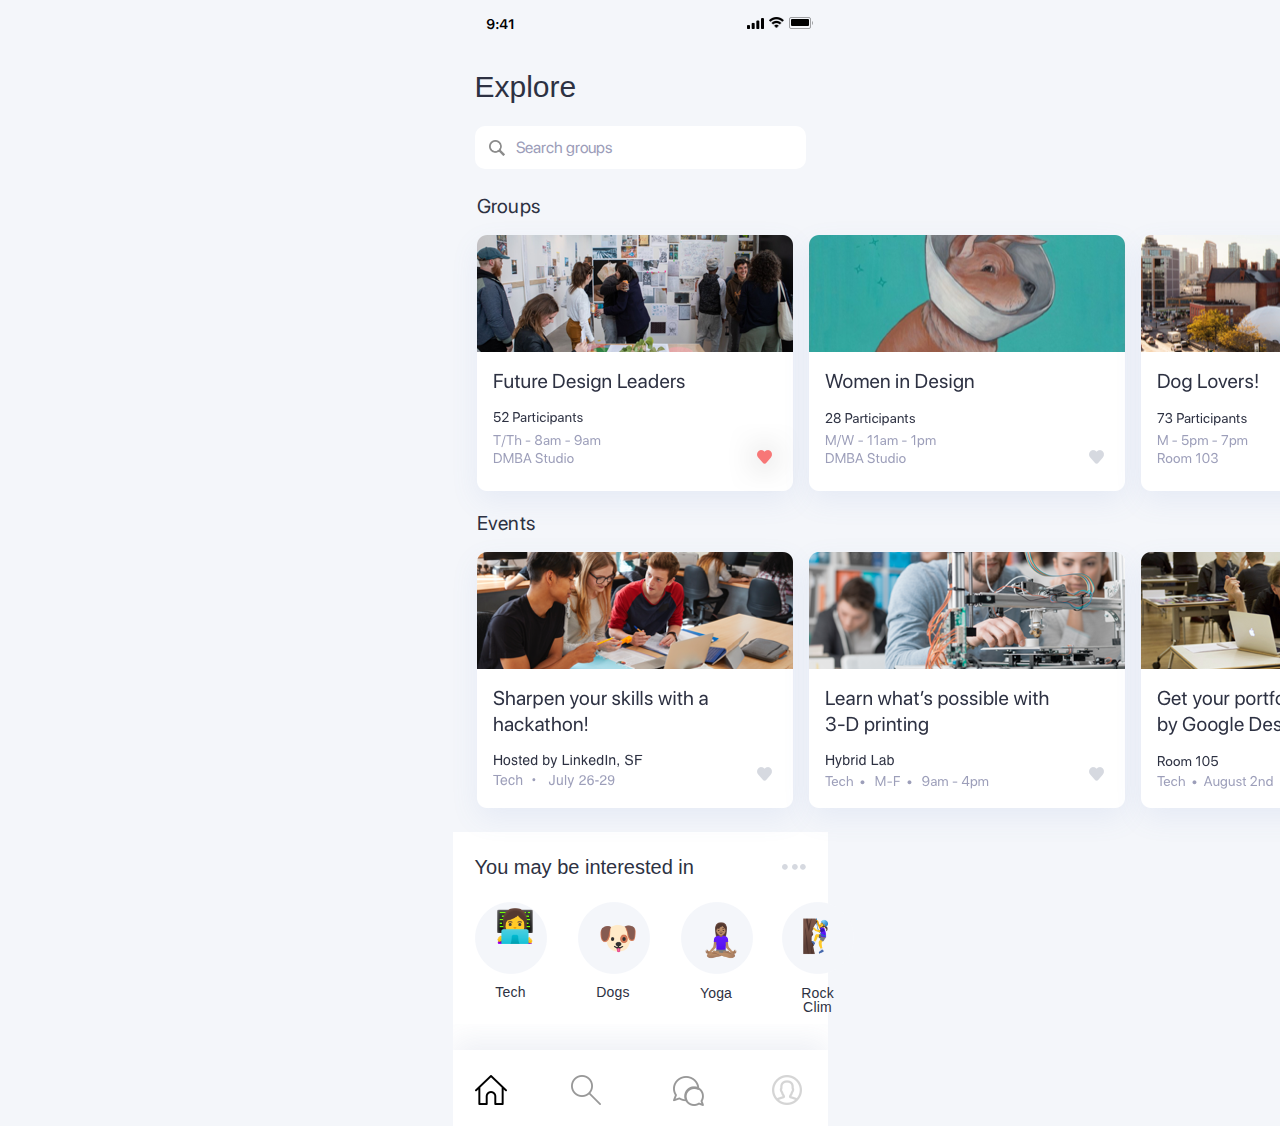
<file: explore.html>
<!DOCTYPE html>
<html>
    <head>
        <link rel="icon" type="image/x-icon" href="favicon.png" size="96x96">
        <meta charset="utf-8"/>
        <meta content="width=device-width, initial-scale=1.0, maximum-scale=1.0" name="viewport"/>
        <link href="./css/explore.css" rel="stylesheet" type="text/css"/>
        <meta content="Launchpad by Anima" name="author">
        </meta>
        <title>Nue</title>
    </head>
    <body style="margin: 0;
 background: rgba(244, 246, 250, 1.0);">
        <input id="anPageName" name="page" type="hidden" value="explore"/>
        <div class="explore">
            <div style="width: 375px; height: 100%; position:relative; margin:auto;">
                <div class="topic">
                    <div class="rectangle2copy9">
                    </div>
                    <div class="group11">
                        <div class="group6">
                            <img anima-src="./img/explore-oval@2x.png" class="oval" src="[data-uri]"/>
                            <div class="ud83dudc69u200dud83dudcbb">
                                👩‍💻
                            </div>
                        </div>
                        <div class="group10">
                            <img anima-src="./img/explore-oval@2x.png" class="ovalcopy3" src="[data-uri]"/>
                            <div class="ud83euddd7u200du2640ufe0f">
                                🧗‍♀️
                            </div>
                        </div>
                        <div class="group7">
                            <img anima-src="./img/explore-oval@2x.png" class="ovalcopy" src="[data-uri]"/>
                            <div class="ud83dudc36">
                                🐶
                            </div>
                        </div>
                        <div class="group9">
                            <img anima-src="./img/explore-oval@2x.png" class="ovalcopy2" src="[data-uri]"/>
                            <div class="ud83euddd8ud83cudffdu200du2640ufe0f">
                                🧘🏽‍♀️
                            </div>
                        </div>
                        <div class="tech">
                            Tech
                        </div>
                        <div class="rockclimb">
                            Rock Clim
                        </div>
                        <div class="dogs">
                            Dogs
                        </div>
                        <div class="yoga">
                            Yoga<br />
                        </div>
                    </div>
                    <div class="titlecopy2">
                        You may be interested in
                    </div>
                    <div class="moreicon">
                        <div class="moreicon1">
                            <div class="rectangle">
                            </div>
                            <img anima-src="./img/explore-oval-1@2x.png" class="oval" src="[data-uri]"/>
                            <img anima-src="./img/explore-oval-1@2x.png" class="ovalcopy" src="[data-uri]"/>
                            <img anima-src="./img/explore-oval-1@2x.png" class="ovalcopy2" src="[data-uri]"/>
                        </div>
                    </div>
                </div>
                <div class="search">
                    <div class="rectangle">
                    </div>
                    <img anima-src="./img/explore-ion-ios-search-strong---ionicons@2x.png" class="ioniossearchstrongionicons" src="[data-uri]"/>
                    <div class="searchgroups">
                        Search groups
                    </div>
                </div>
                <img anima-src="./img/explore-featured.png" class="featured" src="[data-uri]"/>
                <div class="iphonexstatusbarsstatusbarblack">
                    <div class="iphonexstatusbarsstatusbarblack1">
                        <div class="rectangle">
                        </div>
                        <div class="battery">
                            <div class="border">
                            </div>
                            <img anima-src="./img/explore-cap@2x.png" class="cap" src="[data-uri]"/>
                            <div class="capacity">
                            </div>
                        </div>
                        <img anima-src="./img/explore-wifi@2x.png" class="wifi" src="[data-uri]"/>
                        <img anima-src="./img/explore-cellular-connection@2x.png" class="cellularconnection" src="[data-uri]"/>
                        <div class="timestyle">
                            <div class="background">
                            </div>
                            <div class="u21b3time">
                                <span class="span1">9:4</span><span class="span2">1</span>
                            </div>
                        </div>
                    </div>
                </div>
                <div class="title">
                    Explore
                </div>
                <div class="menu">
                    <div class="background">
                    </div>
                    <img anima-src="./img/explore-path-3@2x.png" class="path3" src="[data-uri]"/>
                    <img anima-src="./img/explore-rectangle.png" class="rectangle" src="[data-uri]"/>
                    <div class="group8">
                        <div class="group3">
                            <img anima-src="./img/explore-group-3@2x.png" class="group31" src="[data-uri]"/>
                        </div>
                        <img anima-src="./img/explore-fill-4@2x.png" class="fill4" src="[data-uri]"/>
                        <img anima-src="./img/explore-fill-6@2x.png" class="fill6" src="[data-uri]"/>
                    </div>
                    <div class="iconchatinactive">
                        <div class="background1">
                        </div>
                        <div class="group7">
                            <div class="group3">
                                <img anima-src="./img/explore-group-3-1@2x.png" class="group31" src="[data-uri]"/>
                            </div>
                            <div class="group61">
                                <img anima-src="./img/explore-group-6@2x.png" class="group62" src="[data-uri]"/>
                            </div>
                        </div>
                    </div>
                    <div class="group6">
                        <img anima-src="./img/explore-fill-1@2x.png" class="fill1" src="[data-uri]"/>
                        <div class="group5">
                            <img anima-src="./img/explore-group-5@2x.png" class="group51" src="[data-uri]"/>
                        </div>
                    </div>
                    <div class="iconprofileinactive">
                        <div class="group3">
                            <img anima-src="./img/explore-group-3-2@2x.png" class="group31" src="[data-uri]"/>
                        </div>
                    </div>
                    <div class="iconhomeactive">
                        <div class="group3">
                            <img anima-src="./img/explore-group-3-3@2x.png" class="group31" src="[data-uri]"/>
                        </div>
                    </div>
                </div>
                <div class="events">
                    Events
                </div>
                <div class="groups">
                    Groups
                </div>
                <img anima-src="./img/explore-featured-copy.png" class="featuredcopy" src="[data-uri]"/>
            </div>
        </div>
        <!-- Scripts -->
        <script>

            anima_isHidden = function(e) {
                if (!(e instanceof HTMLElement)) return !1;
                if (getComputedStyle(e).display == "none") return !0; else if (e.parentNode && anima_isHidden(e.parentNode)) return !0;
                return !1;
            };
            anima_loadAsyncSrcForTag = function(tag) {
                var elements = document.getElementsByTagName(tag);
                var toLoad = [];
                for (var i = 0; i < elements.length; i++) {
                    var e = elements[i];
                    var src = e.getAttribute("src");
                    var loaded = (src != undefined && src.length > 0 && src != '[data-uri]');
                    if (loaded) continue;
                    var asyncSrc = e.getAttribute("anima-src");
                    if (asyncSrc == undefined || asyncSrc.length == 0) continue;
                    if (anima_isHidden(e)) continue;
                    toLoad.push(e);
                }
                toLoad.sort(function(a, b) {
                    return anima_getTop(a) - anima_getTop(b);
                });
                for (var i = 0; i < toLoad.length; i++) {
                    var e = toLoad[i];
                    var asyncSrc = e.getAttribute("anima-src");
                    e.setAttribute("src", asyncSrc);
                }
            };
            anima_pauseHiddenVideos = function(tag) {
                var elements = document.getElementsByTagName("video");
                for (var i = 0; i < elements.length; i++) {
                    var e = elements[i];
                    var isPlaying = !!(e.currentTime > 0 && !e.paused && !e.ended && e.readyState > 2);
                    var isHidden = anima_isHidden(e);
                    if (!isPlaying && !isHidden && e.getAttribute("autoplay") == "autoplay") {
                        e.play();
                    } else if (isPlaying && isHidden) {
                        e.pause();
                    }
                }
            };
            anima_loadAsyncSrc = function(tag) {
                anima_loadAsyncSrcForTag("img");
                anima_loadAsyncSrcForTag("iframe");
                anima_loadAsyncSrcForTag("video");
                anima_pauseHiddenVideos();
            };
            var anima_getTop = function(e) {
                var top = 0;
                do {
                    top += e.offsetTop || 0;
                    e = e.offsetParent;
                } while (e);
                return top;
            };
            anima_loadAsyncSrc();
            anima_old_onResize = window.onresize;
            anima_new_onResize = undefined;
            anima_updateOnResize = function() {
                if (anima_new_onResize == undefined || window.onresize != anima_new_onResize) {
                    anima_new_onResize = function(x) {
                        if (anima_old_onResize != undefined) anima_old_onResize(x);
                        anima_loadAsyncSrc();
                    };
                    window.onresize = anima_new_onResize;
                    setTimeout(function() {
                        anima_updateOnResize();
                    }, 3000);
                }
            };
            anima_updateOnResize();
            setTimeout(function() {
                anima_loadAsyncSrc();
            }, 200);
        </script>
        <!-- End of Scripts -->
    </body>
</html>
</file>
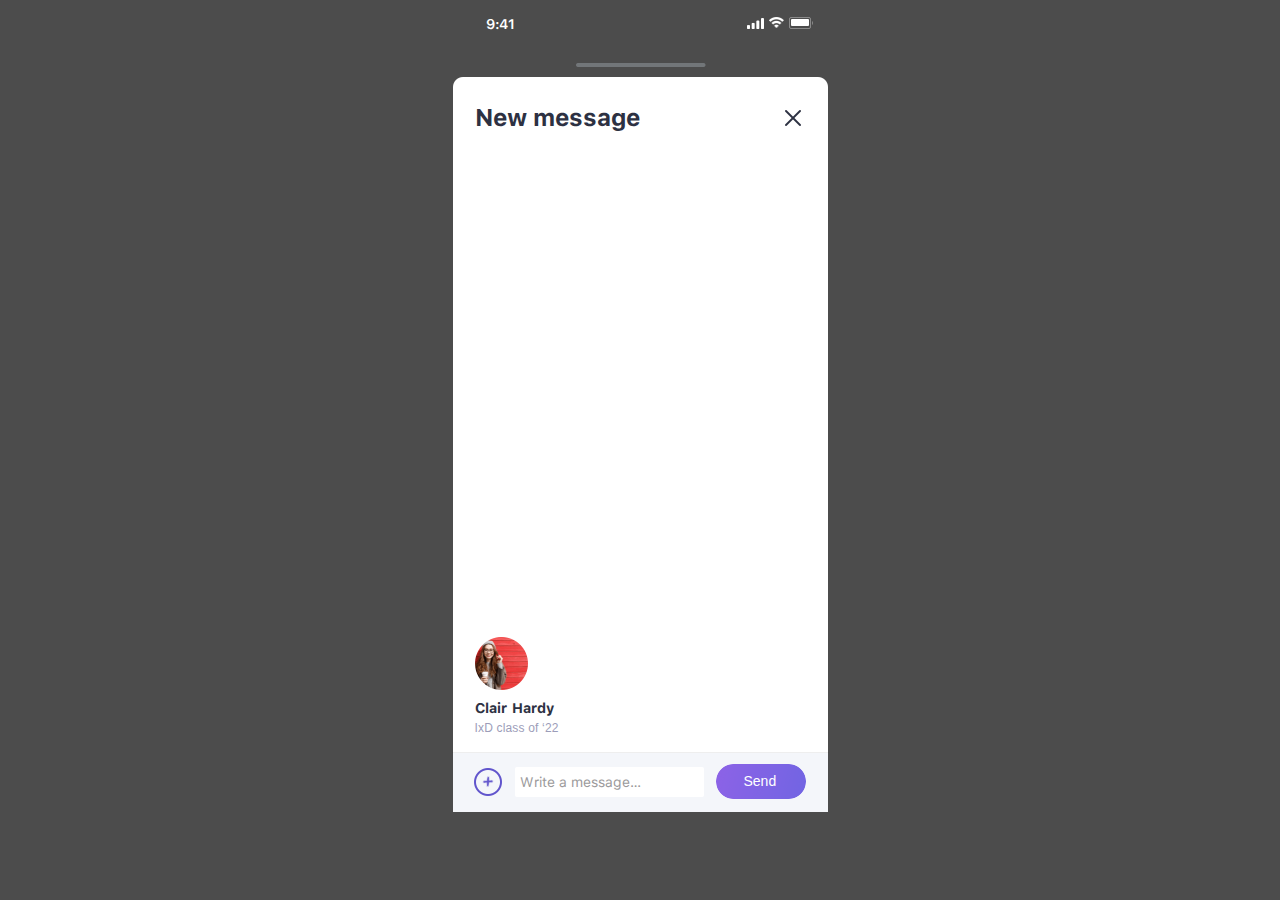
<file: nuemessage.html>
<!DOCTYPE html>
<html>
    <head>
        <link rel="icon" type="image/x-icon" href="favicon.png" size="96x96">
        <meta charset="utf-8"/>
        <meta content="width=device-width, initial-scale=1.0, maximum-scale=1.0" name="viewport"/>
        <link href="./css/nuemessage.css" rel="stylesheet" type="text/css"/>
        <meta content="Launchpad by Anima" name="author">
        </meta>
        <title>Nue</title>
    </head>
    <body style="margin: 0;
 background: rgba(76, 76, 76, 1.0);">
        <input id="anPageName" name="page" type="hidden" value="nuemessage"/>
        <div class="nuemessage">
            <div style="width: 375px; height: 100%; position:relative; margin:auto;">
                <img anima-src="./img/nue-message-3-rectangle-2-copy-6.png" class="rectangle2copy6" src="[data-uri]"/>
                <div class="iconcamera">
                    <img anima-src="./img/nue-message-3-copy-color@2x.png" class="color" src="[data-uri]"/>
                </div>
                <div class="action">
                    <div class="rectangle1">
                    </div>
                    <div class="buttonmini">
                        <div class="playbutton">
                            <img anima-src="./img/nue-message-2-rectangle@2x.png" class="rectangle2" src="[data-uri]"/>
                            <div class="text">
                                Send
                            </div>
                        </div>
                    </div>
                    <div class="divider">
                        <img anima-src="./img/nue-message-3-copy-divider.png" class="divider1" src="[data-uri]"/>
                    </div>
                </div>
                <img anima-src="./img/nue-message-2-path-3@2x.png" class="path3" src="[data-uri]"/>
                <div class="title">
                    New message
                </div>
                <div class="ixdclassofu201822">
                    IxD class of ‘22
                </div>
                <div class="clairhardy">
                    Clair Hardy
                </div>
                <div class="iphonexstatusbarsstatusbarwhite">
                    <div class="iphonexstatusbarsstatusbarblack">
                        <div class="rectangle1">
                        </div>
                        <div class="battery">
                            <div class="border">
                            </div>
                            <img anima-src="./img/nue-message-3-copy-cap@2x.png" class="cap" src="[data-uri]"/>
                            <div class="capacity">
                            </div>
                        </div>
                        <img anima-src="./img/nue-message-3-copy-wifi@2x.png" class="wifi" src="[data-uri]"/>
                        <img anima-src="./img/nue-message-3-copy-cellular-connection@2x.png" class="cellularconnection" src="[data-uri]"/>
                        <div class="timestyle">
                            <div class="background">
                            </div>
                            <div class="u21b3time">
                                <span class="span1">9:4</span><span class="span2">1</span>
                            </div>
                        </div>
                    </div>
                </div>
                <div class="rectangle">
                </div>
                <div class="writeamessageu2026">
                    Write a message…
                </div>

                <div class="group2">
                        <a href="nuemessage2.html"><img anima-src="./img/nue-message-oval@2x.png" class="oval"  src="[data-uri]"/></a>
                    <div class="group">
                        <a href="nuemessage2.html"><img anima-src="./img/nue-message-2-line@2x.png" class="line" src="[data-uri]"/></a>
                        <a href="nuemessage2.html"><img anima-src="./img/nue-message-2-line-2@2x.png" class="line2" src="[data-uri]"/></a>
                    </div>
                </div>
                <img anima-src="./img/nue-message-2-userphoto-copy@2x.png" class="userphotocopy" src="[data-uri]"/>
            </div>
        </div>
        <!-- Scripts -->
        <script>
            anima_isHidden = function(e) {
                if (!(e instanceof HTMLElement)) return !1;
                if (getComputedStyle(e).display == "none") return !0; else if (e.parentNode && anima_isHidden(e.parentNode)) return !0;
                return !1;
            };
            anima_loadAsyncSrcForTag = function(tag) {
                var elements = document.getElementsByTagName(tag);
                var toLoad = [];
                for (var i = 0; i < elements.length; i++) {
                    var e = elements[i];
                    var src = e.getAttribute("src");
                    var loaded = (src != undefined && src.length > 0 && src != '[data-uri]');
                    if (loaded) continue;
                    var asyncSrc = e.getAttribute("anima-src");
                    if (asyncSrc == undefined || asyncSrc.length == 0) continue;
                    if (anima_isHidden(e)) continue;
                    toLoad.push(e);
                }
                toLoad.sort(function(a, b) {
                    return anima_getTop(a) - anima_getTop(b);
                });
                for (var i = 0; i < toLoad.length; i++) {
                    var e = toLoad[i];
                    var asyncSrc = e.getAttribute("anima-src");
                    e.setAttribute("src", asyncSrc);
                }
            };
            anima_pauseHiddenVideos = function(tag) {
                var elements = document.getElementsByTagName("video");
                for (var i = 0; i < elements.length; i++) {
                    var e = elements[i];
                    var isPlaying = !!(e.currentTime > 0 && !e.paused && !e.ended && e.readyState > 2);
                    var isHidden = anima_isHidden(e);
                    if (!isPlaying && !isHidden && e.getAttribute("autoplay") == "autoplay") {
                        e.play();
                    } else if (isPlaying && isHidden) {
                        e.pause();
                    }
                }
            };
            anima_loadAsyncSrc = function(tag) {
                anima_loadAsyncSrcForTag("img");
                anima_loadAsyncSrcForTag("iframe");
                anima_loadAsyncSrcForTag("video");
                anima_pauseHiddenVideos();
            };
            var anima_getTop = function(e) {
                var top = 0;
                do {
                    top += e.offsetTop || 0;
                    e = e.offsetParent;
                } while (e);
                return top;
            };
            anima_loadAsyncSrc();
            anima_old_onResize = window.onresize;
            anima_new_onResize = undefined;
            anima_updateOnResize = function() {
                if (anima_new_onResize == undefined || window.onresize != anima_new_onResize) {
                    anima_new_onResize = function(x) {
                        if (anima_old_onResize != undefined) anima_old_onResize(x);
                        anima_loadAsyncSrc();
                    };
                    window.onresize = anima_new_onResize;
                    setTimeout(function() {
                        anima_updateOnResize();
                    }, 3000);
                }
            };
            anima_updateOnResize();
            setTimeout(function() {
                anima_loadAsyncSrc();
            }, 200);
        </script>
        <!-- End of Scripts -->
    </body>
</html>
</file>
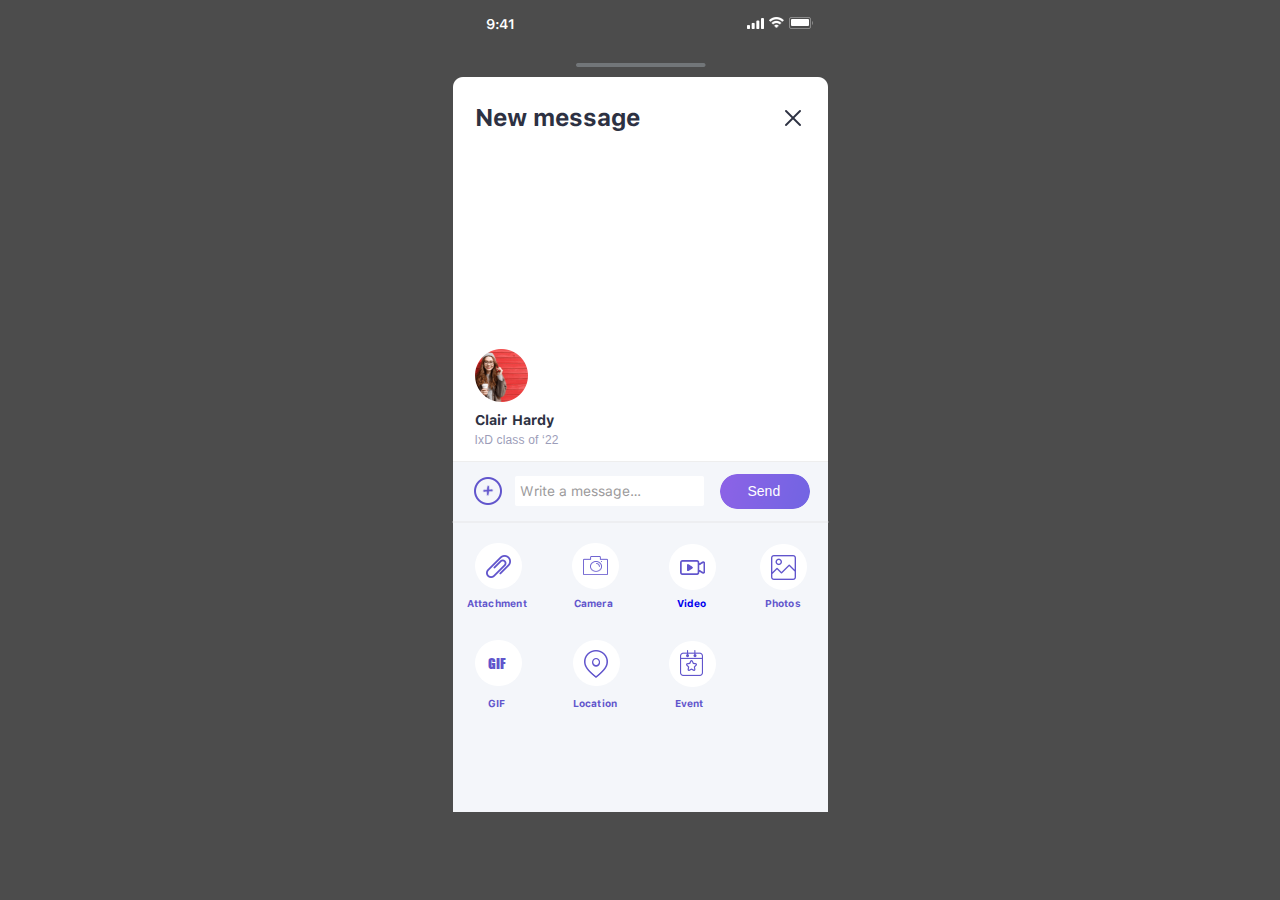
<file: nuemessage2.html>
<!DOCTYPE html>
<html>
    <head>
        <link rel="icon" type="image/x-icon" href="favicon.png" size="96x96">
        <meta charset="utf-8"/>
        <meta content="width=device-width, initial-scale=1.0, maximum-scale=1.0" name="viewport"/>
        <link href="./css/nueMessage2.css" rel="stylesheet" type="text/css"/>
        <meta content="Launchpad by Anima" name="author">
        </meta>
        <title>Nue</title>
    </head>
    <body style="margin: 0;
 background: rgba(76, 76, 76, 1.0);">
        <input id="anPageName" name="page" type="hidden" value="nuemessage2"/>
        <div class="nuemessage2">
            <div style="width: 375px; height: 100%; position:relative; margin:auto;">
                <img anima-src="./img/nue-message-2-rectangle-2-copy-6.png" class="rectangle2copy6" src="[data-uri]"/>
                <div class="iconcamera">
                    <img anima-src="./img/nue-message-3-copy-color@2x.png" class="color" src="[data-uri]"/>
                </div>
                <div class="action">
                    <div class="rectangle2">
                    </div>
                    <div class="buttonmini">
                        <div class="playbutton">
                            <img anima-src="./img/nue-message-2-rectangle@2x.png" class="rectangle3" src="[data-uri]"/>
                            <div class="text">
                                Send
                            </div>
                        </div>
                    </div>
                    <div class="divider">
                        <img anima-src="./img/nue-message-3-copy-divider.png" class="divider1" src="[data-uri]"/>
                    </div>
                </div>
                <img anima-src="./img/nue-message-2-path-3@2x.png" class="path3" src="[data-uri]"/>
                <div class="title">
                    New message
                </div>
                <div class="iphonexstatusbarsstatusbarwhite">
                    <div class="iphonexstatusbarsstatusbarblack">
                        <div class="rectangle2">
                        </div>
                        <div class="battery">
                            <div class="border">
                            </div>
                            <img anima-src="./img/nue-message-3-copy-cap@2x.png" class="cap" src="[data-uri]"/>
                            <div class="capacity">
                            </div>
                        </div>
                        <img anima-src="./img/nue-message-3-copy-wifi@2x.png" class="wifi" src="[data-uri]"/>
                        <img anima-src="./img/nue-message-3-copy-cellular-connection@2x.png" class="cellularconnection" src="[data-uri]"/>
                        <div class="timestyle">
                            <div class="background">
                            </div>
                            <div class="u21b3time">
                                <span class="span1">9:4</span><span class="span2">1</span>
                            </div>
                        </div>
                    </div>
                </div>
                <div class="rectangle">
                </div>
                <div class="add">
                    <div class="group2">
                        <img anima-src="./img/nue-message-oval@2x.png" class="oval" src="[data-uri]"/>
                        <div class="group">
                            <img anima-src="./img/nue-message-2-line@2x.png" class="line" src="[data-uri]"/>
                            <img anima-src="./img/nue-message-2-line-2@2x.png" class="line2" src="[data-uri]"/>
                        </div>
                    </div>
                </div>
                <div class="rectangle1">
                </div>
                <img anima-src="./img/nue-message-2-line-3.png" class="line3" src="[data-uri]"/>
                <div class="group3">
                    <div class="rectangle2">
                    </div>
                    <div class="rectanglecopy">
                    </div>
                </div>
                <div class="group3copy">
                    <div class="rectangle2">
                    </div>
                </div>
                <div class="group3copy4">
                    <div class="rectangle2">
                    </div>
                </div>
                <div class="group3copy2">
                    <div class="rectangle2">
                    </div>
                </div>
                <div class="group3copy5">
                    <div class="rectangle2">
                    </div>
                </div>
                <div class="group3copy3">
                    <div class="writeamessageu2026">
                        Write a message…
                    </div>
                    <div class="rectangle2">
                    </div>
                </div>
                <div class="attachment">
                    Attachment
                </div>
                <div class="gif">
                    GIF
                </div>
                <div class="gif1">
                    <div class="gif2">
                        GIF
                    </div>
                </div>
                <div class="location">
                    Location
                </div>
                <div class="photo">
                    <div class="nounphoto374316">
                        <img anima-src="./img/nue-message-2-shape@2x.png" class="shape" src="[data-uri]"/>
                    </div>
                </div>
                <div class="event">
                    Event
                </div>
                <div class="nounevent2075560">
                    <div class="nouncamera2738293">
                        <div class="camera1">
                            <div class="group">
                                <img anima-src="./img/nue-message-2-shape-1@2x.png" class="shape" src="[data-uri]"/>
                                <img anima-src="./img/nue-message-2-shape-2@2x.png" class="shape1" src="[data-uri]"/>
                                <img anima-src="./img/nue-message-2-path@2x.png" class="path" src="[data-uri]"/>
                                <img anima-src="./img/nue-message-2-path-1@2x.png" class="path1" src="[data-uri]"/>
                            </div>
                        </div>
                        <div class="location1">
                            <div class="nounlocation2736912">
                                <div class="group">
                                    <img anima-src="./img/nue-message-2-shape-3@2x.png" class="shape" src="[data-uri]"/>
                                    <img anima-src="./img/nue-message-2-shape-4@2x.png" class="shape1" src="[data-uri]"/>
                                </div>
                            </div>
                        </div>
                    </div>
                    <div class="video1">
                        <div class="nounvideo2073174">
                            <div class="group">
                                <a href="nuemessage3copy.html"><img anima-src="./img/nue-message-2-shape-5@2x.png" class="shape" src="[data-uri]"/></a>
                                <a href="nuemessage3copy.html"><img anima-src="./img/nue-message-2-path-2@2x.png" class="path" src="[data-uri]"/></a>
                            </div>
                        </div>
                    </div>
                    <div class="event1">
                        <div class="group4">
                            <img anima-src="./img/nue-message-2-shape-6@2x.png" class="shape" src="[data-uri]"/>
                            <img anima-src="./img/nue-message-2-shape-7@2x.png" class="shape1" src="[data-uri]"/>
                        </div>
                    </div>
                </div>
                <div class="camera">
                    Camera
                </div>
                <div class="video">
                    <a href="nuemessage3copy.html">Video</a>
                    <!-- Video -->
                </div>
                <div class="photos">
                    Photos
                </div>
                <div class="attachement">
                    <div class="nounpaperclip135368">
                        <img anima-src="./img/nue-message-2-path-4@2x.png" class="path" src="[data-uri]"/>
                    </div>
                </div>
                <div class="ixdclassofu201822">
                    IxD class of ‘22
                </div>
                <div class="clairhardy">
                    Clair Hardy
                </div>
                <img anima-src="./img/nue-message-2-userphoto-copy@2x.png" class="userphotocopy" src="[data-uri]"/>
            </div>
        </div>
        <!-- Scripts -->
        <script>
            anima_isHidden = function(e) {
                if (!(e instanceof HTMLElement)) return !1;
                if (getComputedStyle(e).display == "none") return !0; else if (e.parentNode && anima_isHidden(e.parentNode)) return !0;
                return !1;
            };
            anima_loadAsyncSrcForTag = function(tag) {
                var elements = document.getElementsByTagName(tag);
                var toLoad = [];
                for (var i = 0; i < elements.length; i++) {
                    var e = elements[i];
                    var src = e.getAttribute("src");
                    var loaded = (src != undefined && src.length > 0 && src != '[data-uri]');
                    if (loaded) continue;
                    var asyncSrc = e.getAttribute("anima-src");
                    if (asyncSrc == undefined || asyncSrc.length == 0) continue;
                    if (anima_isHidden(e)) continue;
                    toLoad.push(e);
                }
                toLoad.sort(function(a, b) {
                    return anima_getTop(a) - anima_getTop(b);
                });
                for (var i = 0; i < toLoad.length; i++) {
                    var e = toLoad[i];
                    var asyncSrc = e.getAttribute("anima-src");
                    e.setAttribute("src", asyncSrc);
                }
            };
            anima_pauseHiddenVideos = function(tag) {
                var elements = document.getElementsByTagName("video");
                for (var i = 0; i < elements.length; i++) {
                    var e = elements[i];
                    var isPlaying = !!(e.currentTime > 0 && !e.paused && !e.ended && e.readyState > 2);
                    var isHidden = anima_isHidden(e);
                    if (!isPlaying && !isHidden && e.getAttribute("autoplay") == "autoplay") {
                        e.play();
                    } else if (isPlaying && isHidden) {
                        e.pause();
                    }
                }
            };
            anima_loadAsyncSrc = function(tag) {
                anima_loadAsyncSrcForTag("img");
                anima_loadAsyncSrcForTag("iframe");
                anima_loadAsyncSrcForTag("video");
                anima_pauseHiddenVideos();
            };
            var anima_getTop = function(e) {
                var top = 0;
                do {
                    top += e.offsetTop || 0;
                    e = e.offsetParent;
                } while (e);
                return top;
            };
            anima_loadAsyncSrc();
            anima_old_onResize = window.onresize;
            anima_new_onResize = undefined;
            anima_updateOnResize = function() {
                if (anima_new_onResize == undefined || window.onresize != anima_new_onResize) {
                    anima_new_onResize = function(x) {
                        if (anima_old_onResize != undefined) anima_old_onResize(x);
                        anima_loadAsyncSrc();
                    };
                    window.onresize = anima_new_onResize;
                    setTimeout(function() {
                        anima_updateOnResize();
                    }, 3000);
                }
            };
            anima_updateOnResize();
            setTimeout(function() {
                anima_loadAsyncSrc();
            }, 200);
        </script>
        <!-- End of Scripts -->
    </body>
</html>
</file>
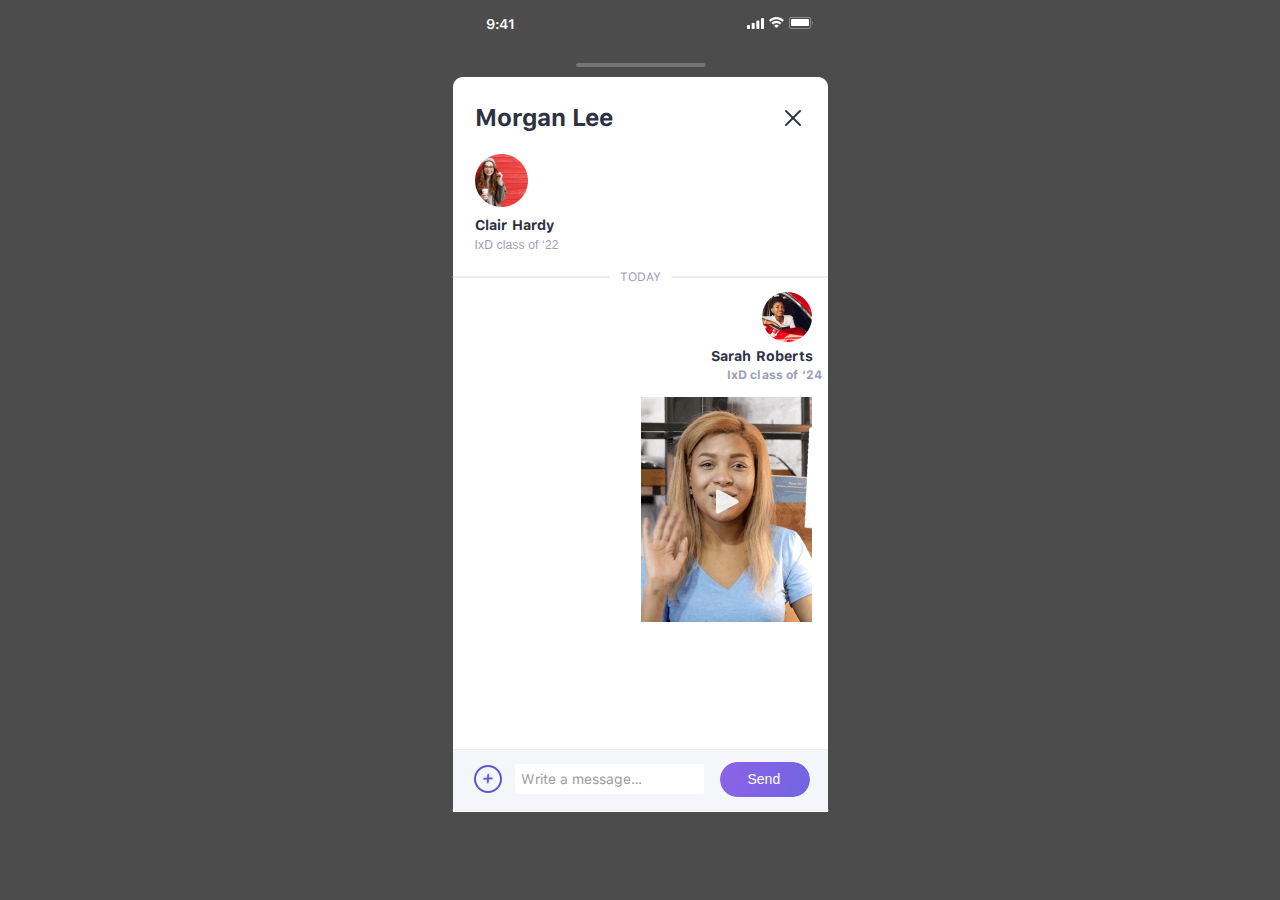
<file: nuemessage3.html>
<!DOCTYPE html>
<html>
    <head>
        <link rel="icon" type="image/x-icon" href="favicon.png" size="96x96">
        <meta charset="utf-8"/>
        <meta content="width=device-width, initial-scale=1.0, maximum-scale=1.0" name="viewport"/>
        <link href="./css/nueMessage3.css" rel="stylesheet" type="text/css"/>
        <meta content="Launchpad by Anima" name="author">
        </meta>
        <title>Nue</title>
    </head>
    <body style="margin: 0;
 background: rgba(76, 76, 76, 1.0);">
        <input id="anPageName" name="page" type="hidden" value="nuemessage3"/>
        <div class="nuemessage3">
            <div style="width: 375px; height: 100%; position:relative; margin:auto;">
                <img anima-src="./img/nue-message-3-rectangle-2-copy-6.png" class="rectangle2copy6" src="[data-uri]"/>
                <div class="sarahroberts">
                    Sarah Roberts
                </div>
                <div class="exit1">
                    <div class="background">
                    </div>
                    <div class="iconcamera">
                        <a href="GroupPage/group.html"><img anima-src="./img/nue-message-3-copy-color@2x.png" class="color" src="[data-uri]"/></a>
                    </div>
                </div>
                <div class="action">
                    <div class="rectangle1">
                    </div>
                    <div class="buttonmini">
                        <div class="playbutton">
                            <img anima-src="./img/nue-message-2-rectangle@2x.png" class="rectangle2" src="[data-uri]"/>
                            <div class="text">
                                Send
                            </div>
                        </div>
                    </div>
                    <div class="divider">
                        <img anima-src="./img/nue-message-3-copy-divider.png" class="divider1" src="[data-uri]"/>
                    </div>
                </div>
                <img anima-src="./img/nue-message-3-oval-copy-4@2x.png" class="ovalcopy4" src="[data-uri]"/>
                <img anima-src="./img/nue-message-2-path-3@2x.png" class="path3" src="[data-uri]"/>
                <div class="title">
                    Morgan Lee
                </div>
                <div class="ixdclassofu201824">
                    IxD class of ‘24
                </div>
                <div class="today">
                    TODAY
                </div>
                <img anima-src="./img/nue-message-3-line-4@2x.png" class="line4" src="[data-uri]"/>
                <img anima-src="./img/nue-message-3-line-4@2x.png" class="line4copy" src="[data-uri]"/>
                <div class="iphonexstatusbarsstatusbarwhite">
                    <div class="iphonexstatusbarsstatusbarblack">
                        <div class="rectangle1">
                        </div>
                        <div class="battery">
                            <div class="border">
                            </div>
                            <img anima-src="./img/nue-message-3-copy-cap@2x.png" class="cap" src="[data-uri]"/>
                            <div class="capacity">
                            </div>
                        </div>
                        <img anima-src="./img/nue-message-3-copy-wifi@2x.png" class="wifi" src="[data-uri]"/>
                        <img anima-src="./img/nue-message-3-copy-cellular-connection@2x.png" class="cellularconnection" src="[data-uri]"/>
                        <div class="timestyle">
                            <div class="background">
                            </div>
                            <div class="u21b3time">
                                <span class="span1">9:4</span><span class="span2">1</span>
                            </div>
                        </div>
                    </div>
                </div>
                <div class="rectangle">
                </div>
                <div class="group2">
                    <img anima-src="./img/nue-message-oval@2x.png" class="oval" src="[data-uri]"/>
                    <div class="group">
                        <img anima-src="./img/nue-message-2-line@2x.png" class="line" src="[data-uri]"/>
                        <img anima-src="./img/nue-message-2-line-2@2x.png" class="line2" src="[data-uri]"/>
                    </div>
                </div>
                <img anima-src="./img/nue-message-2-line-3.png" class="line3" src="[data-uri]"/>
                <div class="writeamessageu2026">
                    Write a message…
                </div>
                <a href="nuemessage3.1.html"><img anima-src="./img/nue-message-3-nuevideoclip@2x.png" class="nuevideoclip" src="[data-uri]"/></a>
                <!-- <img anima-src="./img/nue-message-3-nuevideoclip@2x.png" class="nuevideoclip" src="/nuevideoclip.gif"/> -->
                <div class="play">
                    <div class="background">
                    </div>
                    <div class="overridestabbariconsactive4">
                        <div class="background1">
                        </div>
                        <a href="nuemessage3.1.html"><img anima-src="./img/nue-message-3-triangle@2x.png" class="triangle" src="[data-uri]"/></a>
                        <!-- <img anima-src="./img/nue-message-3-triangle@2x.png" class="triangle" src="[data-uri]"/> -->
                    </div>
                </div>
                <div class="ixdclassofu201822">
                    IxD class of ‘22
                </div>
                <div class="clairhardy">
                    Clair Hardy
                </div>
                <img anima-src="./img/nue-message-2-userphoto-copy@2x.png" class="userphotocopy" src="[data-uri]"/>
            </div>
        </div>
        <!-- Scripts -->
        <script>
            anima_isHidden = function(e) {
                if (!(e instanceof HTMLElement)) return !1;
                if (getComputedStyle(e).display == "none") return !0; else if (e.parentNode && anima_isHidden(e.parentNode)) return !0;
                return !1;
            };
            anima_loadAsyncSrcForTag = function(tag) {
                var elements = document.getElementsByTagName(tag);
                var toLoad = [];
                for (var i = 0; i < elements.length; i++) {
                    var e = elements[i];
                    var src = e.getAttribute("src");
                    var loaded = (src != undefined && src.length > 0 && src != '[data-uri]');
                    if (loaded) continue;
                    var asyncSrc = e.getAttribute("anima-src");
                    if (asyncSrc == undefined || asyncSrc.length == 0) continue;
                    if (anima_isHidden(e)) continue;
                    toLoad.push(e);
                }
                toLoad.sort(function(a, b) {
                    return anima_getTop(a) - anima_getTop(b);
                });
                for (var i = 0; i < toLoad.length; i++) {
                    var e = toLoad[i];
                    var asyncSrc = e.getAttribute("anima-src");
                    e.setAttribute("src", asyncSrc);
                }
            };
            anima_pauseHiddenVideos = function(tag) {
                var elements = document.getElementsByTagName("video");
                for (var i = 0; i < elements.length; i++) {
                    var e = elements[i];
                    var isPlaying = !!(e.currentTime > 0 && !e.paused && !e.ended && e.readyState > 2);
                    var isHidden = anima_isHidden(e);
                    if (!isPlaying && !isHidden && e.getAttribute("autoplay") == "autoplay") {
                        e.play();
                    } else if (isPlaying && isHidden) {
                        e.pause();
                    }
                }
            };
            anima_loadAsyncSrc = function(tag) {
                anima_loadAsyncSrcForTag("img");
                anima_loadAsyncSrcForTag("iframe");
                anima_loadAsyncSrcForTag("video");
                anima_pauseHiddenVideos();
            };
            var anima_getTop = function(e) {
                var top = 0;
                do {
                    top += e.offsetTop || 0;
                    e = e.offsetParent;
                } while (e);
                return top;
            };
            anima_loadAsyncSrc();
            anima_old_onResize = window.onresize;
            anima_new_onResize = undefined;
            anima_updateOnResize = function() {
                if (anima_new_onResize == undefined || window.onresize != anima_new_onResize) {
                    anima_new_onResize = function(x) {
                        if (anima_old_onResize != undefined) anima_old_onResize(x);
                        anima_loadAsyncSrc();
                    };
                    window.onresize = anima_new_onResize;
                    setTimeout(function() {
                        anima_updateOnResize();
                    }, 3000);
                }
            };
            anima_updateOnResize();
            setTimeout(function() {
                anima_loadAsyncSrc();
            }, 200);
        </script>
        <!-- End of Scripts -->
    </body>
</html>
</file>
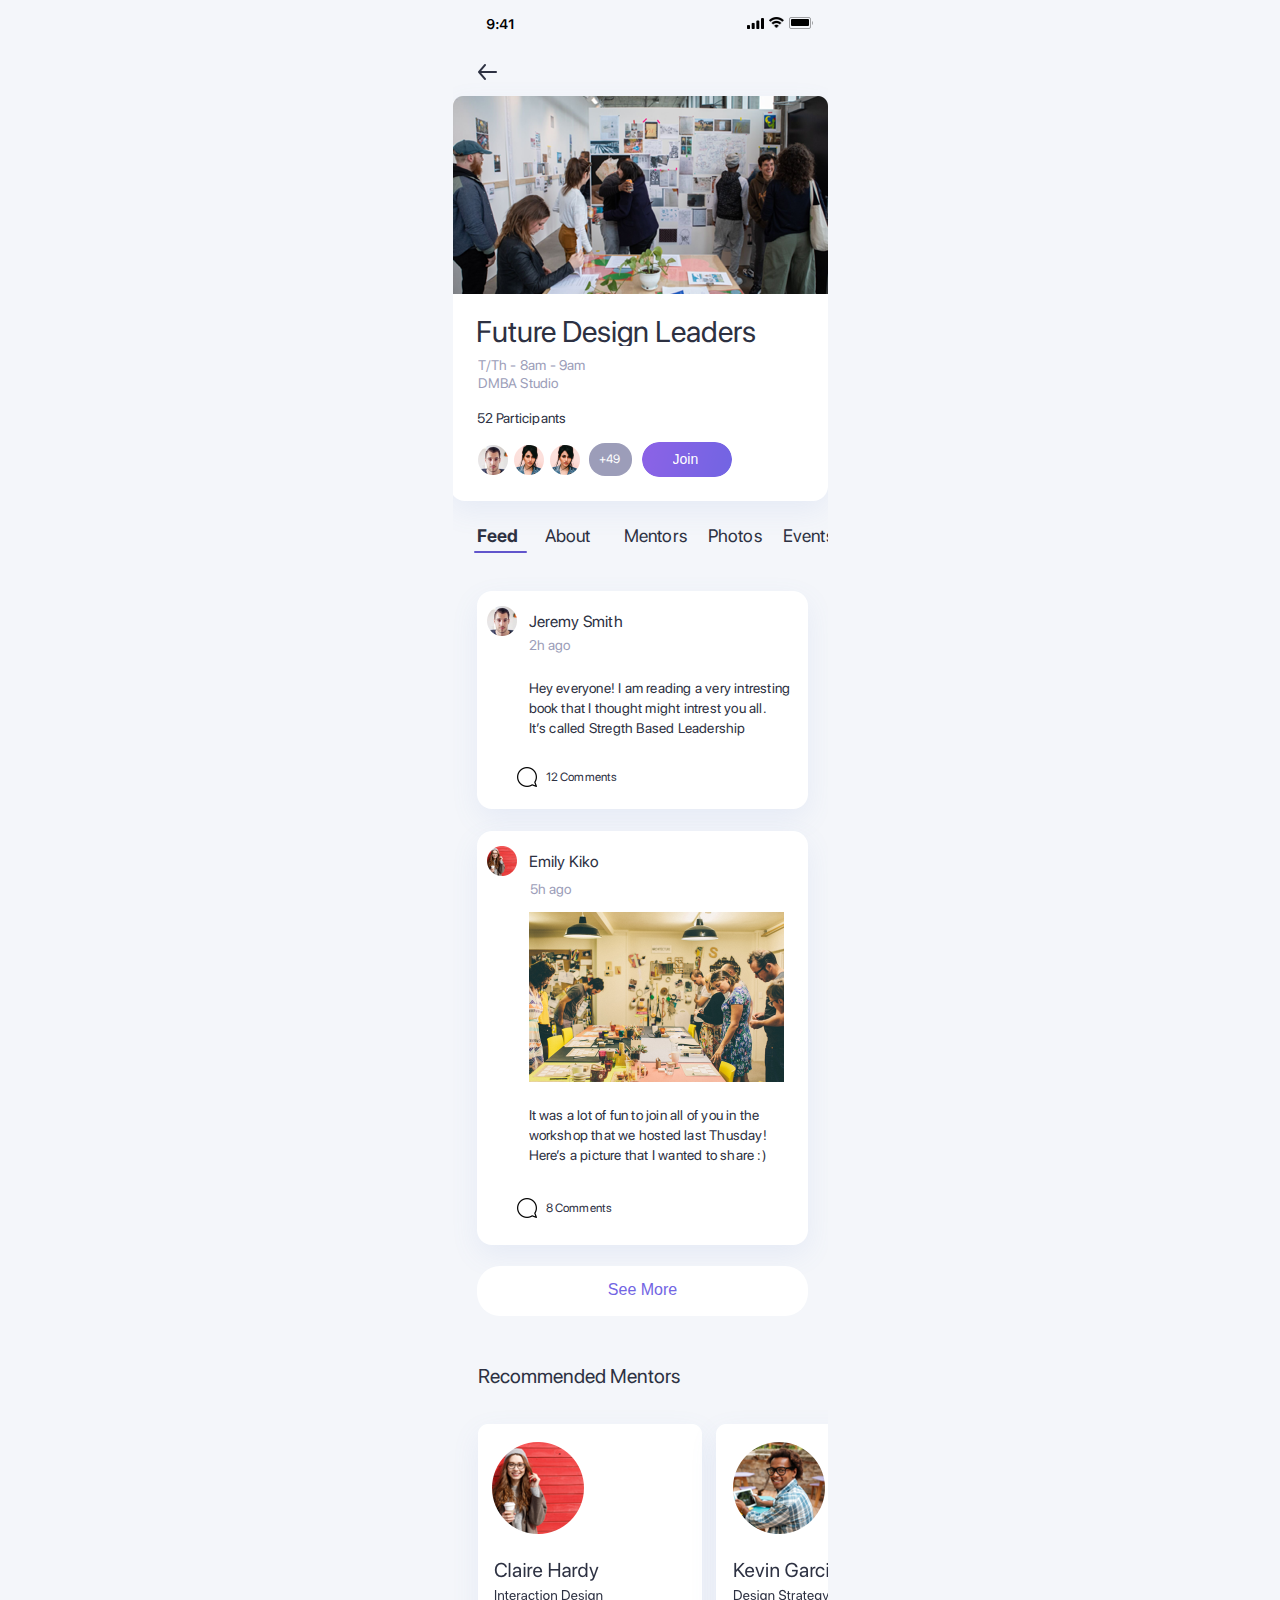
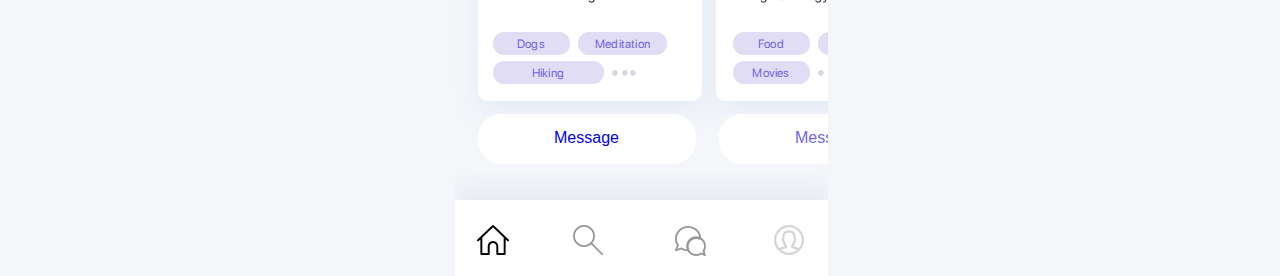
<file: GroupPage/group.html>
<!DOCTYPE html>
<html>
    <head>
        <link href="./img/favicon.png" rel="shortcut icon"/>
        <meta charset="utf-8"/>
        <meta content="width=device-width, initial-scale=1.0, maximum-scale=1.0" name="viewport"/>
        <link href="./css/group.css" rel="stylesheet" type="text/css"/>
        <meta content="Launchpad by Anima" name="author">
        </meta>
    </head>
    <body style="margin: 0;
 background: rgba(244, 246, 250, 1.0);">
        <input id="anPageName" name="page" type="hidden" value="group"/>
        <div class="group">
            <div style="width: 375px; height: 100%; position:relative; margin:auto;">
                <div class="iphonexstatusbarsstatusbarblack">
                    <div class="iphonexstatusbarsstatusbarblack1">
                        <div class="rectangle1">
                        </div>
                        <div class="battery">
                            <div class="border">
                            </div>
                            <img anima-src="./img/group-cap@2x.png" class="cap" src="[data-uri]"/>
                            <div class="capacity">
                            </div>
                        </div>
                        <img anima-src="./img/group-wifi@2x.png" class="wifi" src="[data-uri]"/>
                        <img anima-src="./img/group-cellular-connection@2x.png" class="cellularconnection" src="[data-uri]"/>
                        <div class="timestyle">
                            <div class="background">
                            </div>
                            <div class="u21b3time">
                                <span class="span1">9:4</span><span class="span2">1</span>
                            </div>
                        </div>
                    </div>
                </div>
                <div class="backicon">
                    <div class="background">
                    </div>
                    <a href="../HomePage/explore.html"><img anima-src="./img/group-combined-shape@2x.png" class="combinedshape" src="[data-uri]"/></a>
                </div>
                <div class="challengecard">
                    <img anima-src="./img/group-rectangle.png" class="rectangle1" src="[data-uri]"/>
                    <div class="likes">
                        <div class="button">
                            <div class="background">
                            </div>
                            <div class="a49">
                                +49
                            </div>
                        </div>
                        <img anima-src="./img/group-userphoto-copy-2@2x.png" class="userphoto" src="[data-uri]"/>
                        <img anima-src="./img/group-userphoto-copy-2@2x.png" class="userphotocopy2" src="[data-uri]"/>
                        <img anima-src="./img/group-userphoto-copy-1@2x.png" class="userphotocopy" src="[data-uri]"/>
                    </div>
                    <img anima-src="./img/group-img.png" class="img" src="[data-uri]"/>
                </div>
                <div class="futuredesignleader">
                    Future Design Leaders
                </div>
                <div class="subtitle">
                    T/Th - 8am - 9am<br />DMBA Studio
                </div>
                <div class="subtitlecopy">
                    52 Participants
                </div>
                <div class="buttonmini">
                    <div class="playbutton">
                        <img anima-src="./img/group-rectangle-1@2x.png" class="rectangle1" src="[data-uri]"/>
                        <div class="text">
                            Join
                        </div>
                    </div>
                </div>
                <div class="recommendedmentors">
                    Recommended Mentors
                </div>
                <div class="challengecard1">
                    <img anima-src="./img/group-rectangle-2.png" class="rectangle1" src="[data-uri]"/>
                    <div class="likes">
                        <img anima-src="./img/group-userphoto-copy-1@2x.png" class="userphotocopy" src="[data-uri]"/>
                    </div>
                    <div class="subtitlecopy1">
                        Hey everyone! I am reading a very intresting book that I thought might intrest you all. <br />It’s called Stregth Based Leadership
                    </div>
                    <div class="title">
                        Jeremy Smith
                    </div>
                </div>
                <div class="challengecardcopy">
                    <img anima-src="./img/group-rectangle-3.png" class="rectangle1" src="[data-uri]"/>
                    <div class="likes">
                        <img anima-src="./img/group-userphoto-copy-3@2x.png" class="userphotocopy" src="[data-uri]"/>
                    </div>
                    <div class="subtitlecopy1">
                        It was a lot of fun to join all of you in the workshop that we hosted last Thusday! <br />Here’s a picture that I wanted to share :)
                    </div>
                    <div class="title">
                        Emily Kiko
                    </div>
                </div>
                <div class="subtitle1">
                    2h ago
                </div>
                <div class="subtitle2">
                    5h ago
                </div>
                <div class="mainbuttoncopy2">
                    <div class="mainbutton">
                        <div class="group1">
                            <div class="rectangle2" id="SubBtn" >
                            </div>
                            <div class="button" id="SubBtn2">
                                See More
                            </div>
                        </div>
                    </div>
                </div>
                <div class="mentors-container" >
                    <img  style="float: left;" anima-src="./img/group-featured-copy.png" class="featuredcopy" src="[data-uri]"/>
                </div>
                <div class="menu">
                    <div class="background">
                    </div>
                    <img anima-src="./img/group-path-3@2x.png" class="path3" src="[data-uri]"/>
                    <img anima-src="./img/group-rectangle-4.png" class="rectangle1" src="[data-uri]"/>
                    <div class="group8">
                        <div class="group3">
                            <img anima-src="./img/group-group-3@2x.png" class="group31" src="[data-uri]"/>
                        </div>
                        <img anima-src="./img/group-fill-4@2x.png" class="fill4" src="[data-uri]"/>
                        <img anima-src="./img/group-fill-6@2x.png" class="fill6" src="[data-uri]"/>
                    </div>
                    <div class="iconchatinactive">
                        <div class="background1">
                        </div>
                        <div class="group7">
                            <div class="group3">
                                <img anima-src="./img/group-group-3-1@2x.png" class="group31" src="[data-uri]"/>
                            </div>
                            <div class="group61">
                                <img anima-src="./img/group-group-6@2x.png" class="group62" src="[data-uri]"/>
                            </div>
                        </div>
                    </div>
                    <div class="group6">
                        <img anima-src="./img/group-fill-1@2x.png" class="fill1" src="[data-uri]"/>
                        <div class="group5">
                            <img anima-src="./img/group-group-5@2x.png" class="group51" src="[data-uri]"/>
                        </div>
                    </div>
                    <div class="iconprofileinactive">
                        <div class="group3">
                            <img anima-src="./img/group-group-3-2@2x.png" class="group31" src="[data-uri]"/>
                        </div>
                    </div>
                    <div class="iconhomeactive">
                        <div class="group3">
                            <img anima-src="./img/group-group-3-3@2x.png" class="group31" src="[data-uri]"/>
                        </div>
                    </div>
                </div>
                <div class="feed">
                    Feed
                </div>
                <div class="about">
                    About
                </div>
                <div class="mentors">
                    Mentors
                </div>
                <div class="photos">
                    Photos
                </div>
                <div class="events">
                    Events
                </div>
                <div class="rectangle">
                </div>
                <div class="iconcommentactive">
                    <div class="group3">
                        <img anima-src="./img/group-group-3-4@2x.png" class="group31" src="[data-uri]"/>
                    </div>
                </div>
                <div class="a12comments">
                    12 Comments
                </div>
                <div class="iconcommentactive1">
                    <div class="group3">
                        <img anima-src="./img/group-group-3-4@2x.png" class="group31" src="[data-uri]"/>
                    </div>
                </div>
                <div class="a8comments">
                    8 Comments
                </div>
                <div class="mainbuttoncopy21">
                    <div class="mainbutton">
                        <div class="group1">
                            <div class="rectangle2">
                            </div>
                            <div class="button">
                                <a href="../nuemessage.html">Message</a>
                            </div>
                        </div>
                    </div>
                </div>
                <div class="mainbuttoncopy3">
                    <div class="mainbutton">
                        <div class="group1">
                            <div class="rectangle2">
                            </div>
                            <div class="button">
                                Message
                            </div>
                        </div>
                    </div>
                </div>
                <div class="mainbuttoncopy4">
                    <div class="mainbutton">
                        <div class="group1">
                            <div class="rectangle2">
                            </div>
                            <div class="button">
                                Message
                            </div>
                        </div>
                    </div>
                </div>
                <div class="label">
                    <div class="rectangle1">
                    </div>
                    <div class="dogs">
                        Dogs
                    </div>
                </div>
                <div class="labelcopy2">
                    <div class="rectangle1">
                    </div>
                    <div class="hiking">
                        Hiking
                    </div>
                </div>
                <div class="labelcopy">
                    <div class="rectangle1">
                    </div>
                    <div class="meditation">
                        Meditation
                    </div>
                </div>
                <div class="label1">
                    <div class="rectangle1">
                    </div>
                    <div class="food">
                        Food
                    </div>
                </div>
                <div class="labelcopy21">
                    <div class="rectangle1">
                    </div>
                    <div class="movies">
                        Movies
                    </div>
                </div>
                <div class="labelcopy1">
                    <div class="rectangle1">
                    </div>
                    <div class="dancing">
                        Dancing
                    </div>
                </div>
                <div class="label2">
                    <div class="rectangle1">
                    </div>
                    <div class="food">
                        Food
                    </div>
                </div>
                <div class="labelcopy22">
                    <div class="rectangle1">
                    </div>
                    <div class="tech">
                        Tech
                    </div>
                </div>
                <div class="labelcopy3">
                    <div class="rectangle1">
                    </div>
                    <div class="dogs">
                        Dogs
                    </div>
                </div>
                <div class="iconmore">
                    <div class="moreicon">
                        <div class="rectangle1">
                        </div>
                        <img anima-src="./img/group-oval-1@2x.png" class="oval" src="[data-uri]"/>
                        <img anima-src="./img/group-oval-1@2x.png" class="ovalcopy" src="[data-uri]"/>
                        <img anima-src="./img/group-oval-1@2x.png" class="ovalcopy2" src="[data-uri]"/>
                    </div>
                </div>
                <div class="iconmorecopy">
                    <div class="moreicon">
                        <div class="rectangle1">
                        </div>
                        <img anima-src="./img/group-oval-1@2x.png" class="oval" src="[data-uri]"/>
                        <img anima-src="./img/group-oval-1@2x.png" class="ovalcopy" src="[data-uri]"/>
                        <img anima-src="./img/group-oval-1@2x.png" class="ovalcopy2" src="[data-uri]"/>
                    </div>
                </div>
                <div class="iconmorecopy2">
                    <div class="moreicon">
                        <div class="rectangle1">
                        </div>
                        <img anima-src="./img/group-oval-1@2x.png" class="oval" src="[data-uri]"/>
                        <img anima-src="./img/group-oval-1@2x.png" class="ovalcopy" src="[data-uri]"/>
                        <img anima-src="./img/group-oval-1@2x.png" class="ovalcopy2" src="[data-uri]"/>
                    </div>
                </div>
                <img anima-src="./img/group-image-asset@2x.png" class="imageasset" src="[data-uri]"/>
            </div>
        </div>
        <!-- Scripts -->
        <script>
            console.log("connect!");
            document.getElementById("SubBtn").onClick=function(){clickFunction()};
            function clickFunction(){
                console.log("click!!")
            };

           // <!!!!!!!!!!!!!!!!!!!!!!!!!!>
            anima_isHidden = function(e) {
                if (!(e instanceof HTMLElement)) return !1;
                if (getComputedStyle(e).display == "none") return !0; else if (e.parentNode && anima_isHidden(e.parentNode)) return !0;
                return !1;
            };
            anima_loadAsyncSrcForTag = function(tag) {
                var elements = document.getElementsByTagName(tag);
                var toLoad = [];
                for (var i = 0; i < elements.length; i++) {
                    var e = elements[i];
                    var src = e.getAttribute("src");
                    var loaded = (src != undefined && src.length > 0 && src != '[data-uri]');
                    if (loaded) continue;
                    var asyncSrc = e.getAttribute("anima-src");
                    if (asyncSrc == undefined || asyncSrc.length == 0) continue;
                    if (anima_isHidden(e)) continue;
                    toLoad.push(e);
                }
                toLoad.sort(function(a, b) {
                    return anima_getTop(a) - anima_getTop(b);
                });
                for (var i = 0; i < toLoad.length; i++) {
                    var e = toLoad[i];
                    var asyncSrc = e.getAttribute("anima-src");
                    e.setAttribute("src", asyncSrc);
                }
            };
            anima_pauseHiddenVideos = function(tag) {
                var elements = document.getElementsByTagName("video");
                for (var i = 0; i < elements.length; i++) {
                    var e = elements[i];
                    var isPlaying = !!(e.currentTime > 0 && !e.paused && !e.ended && e.readyState > 2);
                    var isHidden = anima_isHidden(e);
                    if (!isPlaying && !isHidden && e.getAttribute("autoplay") == "autoplay") {
                        e.play();
                    } else if (isPlaying && isHidden) {
                        e.pause();
                    }
                }
            };
            anima_loadAsyncSrc = function(tag) {
                anima_loadAsyncSrcForTag("img");
                anima_loadAsyncSrcForTag("iframe");
                anima_loadAsyncSrcForTag("video");
                anima_pauseHiddenVideos();
            };
            var anima_getTop = function(e) {
                var top = 0;
                do {
                    top += e.offsetTop || 0;
                    e = e.offsetParent;
                } while (e);
                return top;
            };
            anima_loadAsyncSrc();
            anima_old_onResize = window.onresize;
            anima_new_onResize = undefined;
            anima_updateOnResize = function() {
                if (anima_new_onResize == undefined || window.onresize != anima_new_onResize) {
                    anima_new_onResize = function(x) {
                        if (anima_old_onResize != undefined) anima_old_onResize(x);
                        anima_loadAsyncSrc();
                    };
                    window.onresize = anima_new_onResize;
                    setTimeout(function() {
                        anima_updateOnResize();
                    }, 3000);
                }
            };
            anima_updateOnResize();
            setTimeout(function() {
                anima_loadAsyncSrc();
            }, 200);
        </script>
        <!-- End of Scripts -->
    </body>
</html>
</file>
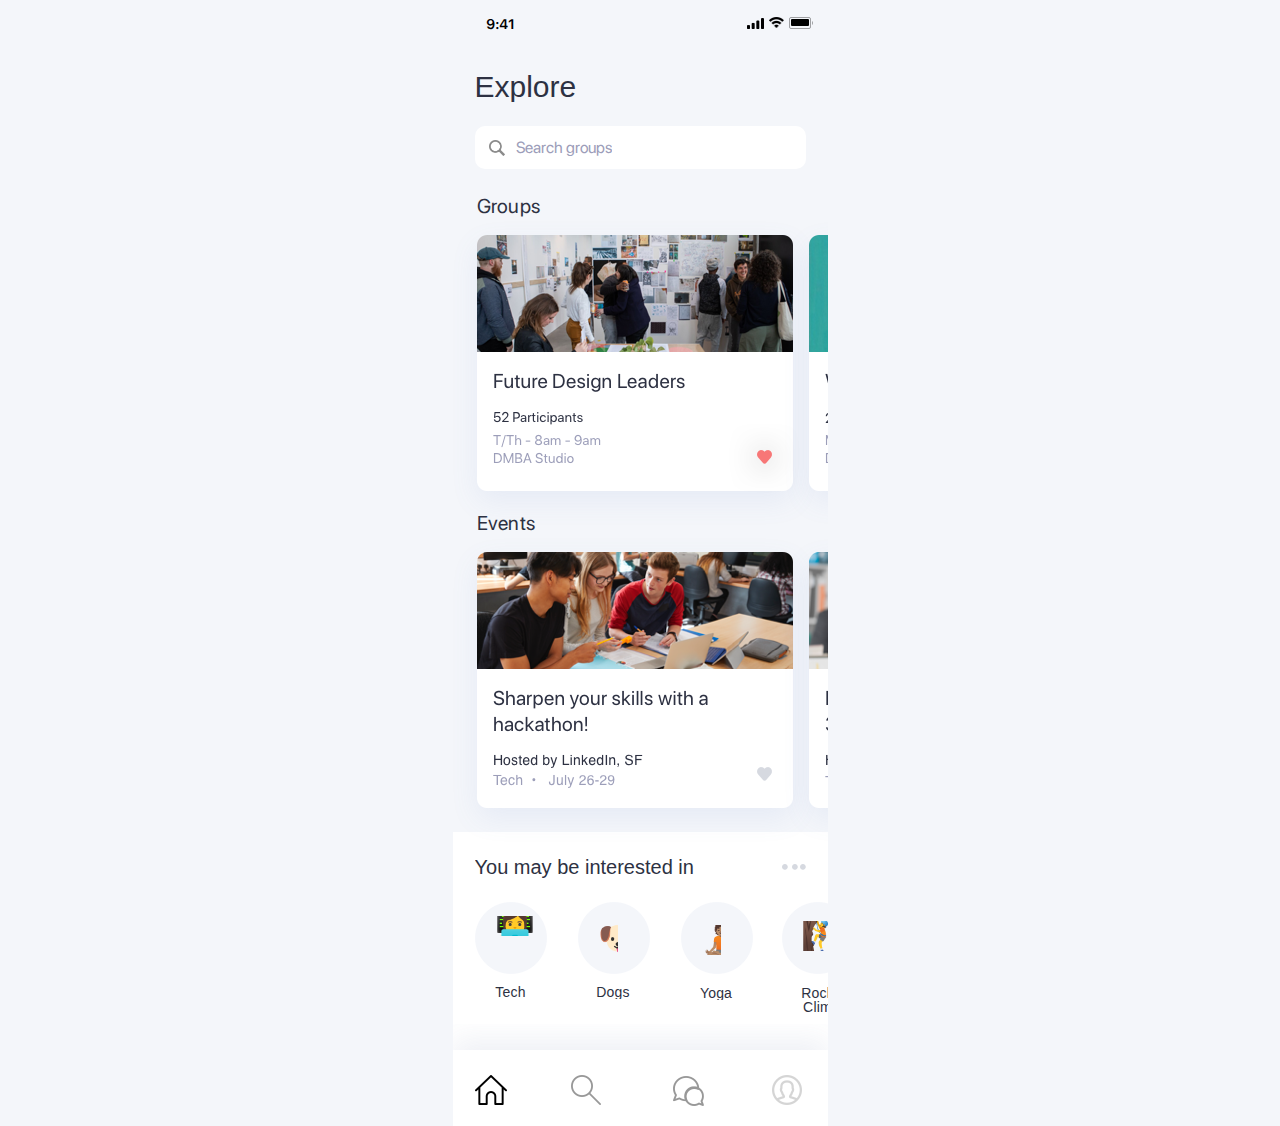
<file: HomePage/explore.html>
<!DOCTYPE html>
<html>
    <head>
        <link href="./img/favicon.png" rel="shortcut icon"/>
        <meta charset="utf-8"/>
        <meta content="width=device-width, initial-scale=1.0, maximum-scale=1.0" name="viewport"/>
        <link href="./css/explore.css" rel="stylesheet" type="text/css"/>
        <meta content="Launchpad by Anima" name="author">
        </meta>
    </head>
    <body style="margin: 0;
 background: rgba(244, 246, 250, 1.0);">
        <input id="anPageName" name="page" type="hidden" value="explore"/>
        <div class="explore" >
            <div style="width: 375px; height: 100%; position:relative; margin:auto;">
                <div class="topic" >
                    <div class="rectangle2copy9">
                    </div>
                    <div class="group11" style="overflow: visible">
                        <div class="group6">
                            <img anima-src="./img/explore-oval@2x.png" class="oval" src="[data-uri]"/>
                            <div class="ud83dudc69u200dud83dudcbb">
                                👩‍💻
                            </div>
                        </div>
                        <div class="group10">
                            <img anima-src="./img/explore-oval@2x.png" class="ovalcopy3" src="[data-uri]"/>
                            <div class="ud83euddd7u200du2640ufe0f">
                                🧗‍
                            </div>
                        </div>
                        <div class="group7">
                            <img anima-src="./img/explore-oval@2x.png" class="ovalcopy" src="[data-uri]"/>
                            <div class="ud83dudc36">
                                🐶
                            </div>
                        </div>
                        <div class="group9">
                            <img anima-src="./img/explore-oval@2x.png" class="ovalcopy2" src="[data-uri]"/>
                            <div class="ud83euddd8ud83cudffdu200du2640ufe0f">
                                🧘🏽‍
                            </div>
                        </div>
                        <div class="tech">
                            Tech
                        </div>
                        <div class="rockclimb">
                            Rock Clim
                        </div>
                        <div class="dogs">
                            Dogs
                        </div>
                        <div class="yoga">
                            Yoga<br />
                        </div>
                    </div>
                    <div class="titlecopy2">
                        You may be interested in
                    </div>
                    <div class="moreicon">
                        <div class="moreicon1">
                            <div class="rectangle">
                            </div>
                            <img anima-src="./img/explore-oval-1@2x.png" class="oval" src="[data-uri]"/>
                            <img anima-src="./img/explore-oval-1@2x.png" class="ovalcopy" src="[data-uri]"/>
                            <img anima-src="./img/explore-oval-1@2x.png" class="ovalcopy2" src="[data-uri]"/>
                        </div>
                    </div>
                </div>
                <div class="search">
                    <div class="rectangle">
                    </div>
                    <img anima-src="./img/explore-ion-ios-search-strong---ionicons@2x.png" class="ioniossearchstrongionicons" src="[data-uri]"/>
                    <div class="searchgroups">
                        Search groups
                    </div>
                </div>
                <img anima-src="./img/explore-featured.png" class="featured" src="[data-uri]"/>
                <div class="iphonexstatusbarsstatusbarblack">
                    <div class="iphonexstatusbarsstatusbarblack1">
                        <div class="rectangle">
                        </div>
                        <div class="battery">
                            <div class="border">
                            </div>
                            <img anima-src="./img/explore-cap@2x.png" class="cap" src="[data-uri]"/>
                            <div class="capacity">
                            </div>
                        </div>
                        <img anima-src="./img/explore-wifi@2x.png" class="wifi" src="[data-uri]"/>
                        <img anima-src="./img/explore-cellular-connection@2x.png" class="cellularconnection" src="[data-uri]"/>
                        <div class="timestyle">
                            <div class="background">
                            </div>
                            <div class="u21b3time">
                                <span class="span1">9:4</span><span class="span2">1</span>
                            </div>
                        </div>
                    </div>
                </div>
                <div class="title">
                    Explore
                </div>
                <div class="menu">
                    <div class="background">
                    </div>
                    <img anima-src="./img/explore-path-3@2x.png" class="path3" src="[data-uri]"/>
                    <img anima-src="./img/explore-rectangle.png" class="rectangle" src="[data-uri]"/>
                    <div class="group8">
                        <div class="group3">
                            <img anima-src="./img/explore-group-3@2x.png" class="group31" src="[data-uri]"/>
                        </div>
                        <img anima-src="./img/explore-fill-4@2x.png" class="fill4" src="[data-uri]"/>
                        <img anima-src="./img/explore-fill-6@2x.png" class="fill6" src="[data-uri]"/>
                    </div>
                    <div class="iconchatinactive">
                        <div class="background1">
                        </div>
                        <div class="group7">
                            <div class="group3">
                                <img anima-src="./img/explore-group-3-1@2x.png" class="group31" src="[data-uri]"/>
                            </div>
                            <div class="group61">
                                <img anima-src="./img/explore-group-6@2x.png" class="group62" src="[data-uri]"/>
                            </div>
                        </div>
                    </div>
                    <div class="group6">
                        <img anima-src="./img/explore-fill-1@2x.png" class="fill1" src="[data-uri]"/>
                        <div class="group5">
                            <img anima-src="./img/explore-group-5@2x.png" class="group51" src="[data-uri]"/>
                        </div>
                    </div>
                    <div class="iconprofileinactive">
                        <div class="group3">
                            <img anima-src="./img/explore-group-3-2@2x.png" class="group31" src="[data-uri]"/>
                        </div>
                    </div>
                    <div class="iconhomeactive">
                        <div class="group3">
                            <img anima-src="./img/explore-group-3-3@2x.png" class="group31" src="[data-uri]"/>
                        </div>
                    </div>
                </div>
                <div class="events">
                    Events
                </div>
                <div class="groups">
                    Groups
                </div>
                <a href="../GroupPage/group.html"><img anima-src="./img/explore-featured-copy.png" class="featuredcopy" src="[data-uri]"/></a>
            </div>
        </div>
        <!-- Scripts -->
        <script>
            anima_isHidden = function(e) {
                if (!(e instanceof HTMLElement)) return !1;
                if (getComputedStyle(e).display == "none") return !0; else if (e.parentNode && anima_isHidden(e.parentNode)) return !0;
                return !1;
            };
            anima_loadAsyncSrcForTag = function(tag) {
                var elements = document.getElementsByTagName(tag);
                var toLoad = [];
                for (var i = 0; i < elements.length; i++) {
                    var e = elements[i];
                    var src = e.getAttribute("src");
                    var loaded = (src != undefined && src.length > 0 && src != '[data-uri]');
                    if (loaded) continue;
                    var asyncSrc = e.getAttribute("anima-src");
                    if (asyncSrc == undefined || asyncSrc.length == 0) continue;
                    if (anima_isHidden(e)) continue;
                    toLoad.push(e);
                }
                toLoad.sort(function(a, b) {
                    return anima_getTop(a) - anima_getTop(b);
                });
                for (var i = 0; i < toLoad.length; i++) {
                    var e = toLoad[i];
                    var asyncSrc = e.getAttribute("anima-src");
                    e.setAttribute("src", asyncSrc);
                }
            };
            anima_pauseHiddenVideos = function(tag) {
                var elements = document.getElementsByTagName("video");
                for (var i = 0; i < elements.length; i++) {
                    var e = elements[i];
                    var isPlaying = !!(e.currentTime > 0 && !e.paused && !e.ended && e.readyState > 2);
                    var isHidden = anima_isHidden(e);
                    if (!isPlaying && !isHidden && e.getAttribute("autoplay") == "autoplay") {
                        e.play();
                    } else if (isPlaying && isHidden) {
                        e.pause();
                    }
                }
            };
            anima_loadAsyncSrc = function(tag) {
                anima_loadAsyncSrcForTag("img");
                anima_loadAsyncSrcForTag("iframe");
                anima_loadAsyncSrcForTag("video");
                anima_pauseHiddenVideos();
            };
            var anima_getTop = function(e) {
                var top = 0;
                do {
                    top += e.offsetTop || 0;
                    e = e.offsetParent;
                } while (e);
                return top;
            };
            anima_loadAsyncSrc();
            anima_old_onResize = window.onresize;
            anima_new_onResize = undefined;
            anima_updateOnResize = function() {
                if (anima_new_onResize == undefined || window.onresize != anima_new_onResize) {
                    anima_new_onResize = function(x) {
                        if (anima_old_onResize != undefined) anima_old_onResize(x);
                        anima_loadAsyncSrc();
                    };
                    window.onresize = anima_new_onResize;
                    setTimeout(function() {
                        anima_updateOnResize();
                    }, 3000);
                }
            };
            anima_updateOnResize();
            setTimeout(function() {
                anima_loadAsyncSrc();
            }, 200);
        </script>
        <!-- End of Scripts -->
    </body>
</html>
</file>
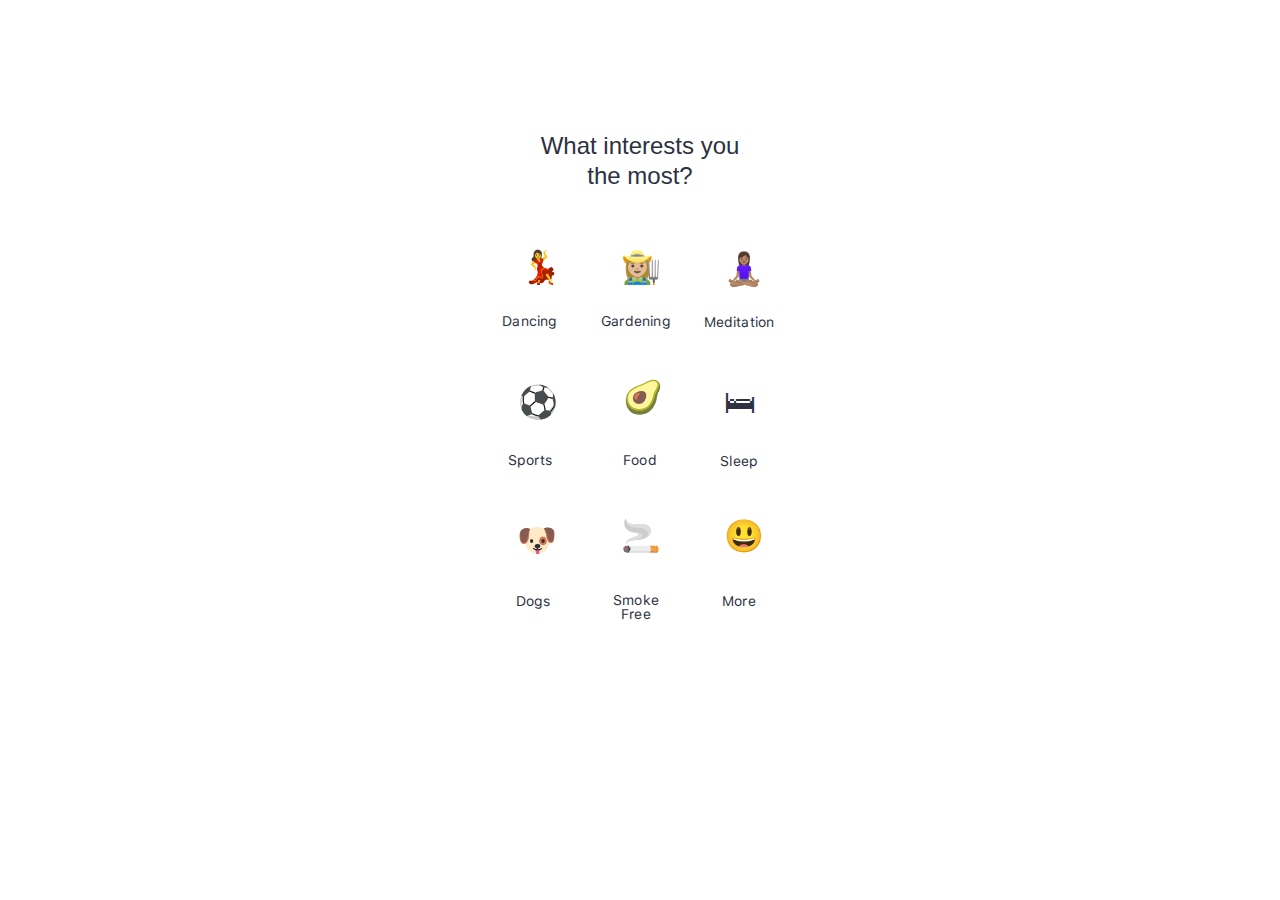
<file: intrest 2/nueinterest.html>
<!DOCTYPE html>
<html>
    <head>
        <link href="./img/favicon.png" rel="shortcut icon"/>
        <meta charset="utf-8"/>
        <meta content="width=device-width, initial-scale=1.0, maximum-scale=1.0" name="viewport"/>
        <link href="./css/nueinterest.css" rel="stylesheet" type="text/css"/>
        <meta content="Launchpad by Anima" name="author">
        </meta>
    </head>
    <body style="margin: 0;
 background: rgba(255, 255, 255, 1.0);">
        <input id="anPageName" name="page" type="hidden" value="nueinterest"/>
        <div class="nueinterest">
            <div style="width: 375px; height: 100%; position:relative; margin:auto;">
                <img anima-src="./img/nue-interest-bg.png" class="bg" src="[data-uri]"/>
                <div class="backicon">
                    <div class="background">
                    </div>
                    <a href="../Newonboardording/nuewelcome.html"><img anima-src="./img/nue-interest-combined-shape@2x.png" class="combinedshape" src="[data-uri]"/></a>
                </div>
                <div class="icon">
                    <div class="background">
                    </div>
                    <img anima-src="./img/nue-interest-combined-shape-1@2x.png" class="combinedshape" src="[data-uri]"/>
                    <img anima-src="./img/nue-interest-fill-3@2x.png" class="fill3" src="[data-uri]"/>
                    <img anima-src="./img/nue-interest-fill-5@2x.png" class="fill5" src="[data-uri]"/>
                    <img anima-src="./img/nue-interest-fill-7@2x.png" class="fill7" src="[data-uri]"/>
                    <img anima-src="./img/nue-interest-fill-9@2x.png" class="fill9" src="[data-uri]"/>
                    <img anima-src="./img/nue-interest-fill-14@2x.png" class="fill14" src="[data-uri]"/>
                </div>
                <img anima-src="./img/nue-interest-oval-copy-5@2x.png" class="oval my-img" src="[data-uri]"/>
                <img anima-src="./img/nue-interest-oval-copy-5@2x.png" class="ovalcopy my-img" src="[data-uri]"/>
                <img anima-src="./img/nue-interest-oval-copy-5@2x.png" class="ovalcopy2 my-img" src="[data-uri]"/>
                <img anima-src="./img/nue-interest-oval-copy-5@2x.png" class="ovalcopy21 my-img" src="[data-uri]"/>
                <img anima-src="./img/nue-interest-oval-copy-5@2x.png" class="ovalcopy6 my-img" src="[data-uri]"/>
                <img anima-src="./img/nue-interest-oval-copy-7@2x.png" class="ovalcopy7 my-img" src="[data-uri]"/>
                <img anima-src="./img/nue-interest-oval-copy-5@2x.png" class="ovalcopy8 my-img" src="[data-uri]"/>
                <img anima-src="./img/nue-interest-oval-copy-7@2x.png" class="ovalcopy3 my-img" src="[data-uri]"/>
                <img anima-src="./img/nue-interest-oval-copy-5@2x.png" class="ovalcopy4 my-img" src="[data-uri]"/>
                <img anima-src="./img/nue-interest-oval-copy-5@2x.png" class="ovalcopy5 my-img" src="[data-uri]"/>
                <div class="dancing">
                    Dancing
                </div>
                <div class="dogs">
                    Sports
                </div>
                <div class="sports">
                    Dogs
                </div>
                <div class="gardening">
                    Gardening
                </div>
                <div class="smokefree">
                    Food
                </div>
                <div class="food">
                    Smoke Free
                </div>
                <div class="meditation">
                    Meditation
                </div>
                <div class="sleep">
                    Sleep
                </div>
                <div class="more">
                    More
                </div>
                <div class="ud83dudc83">
                    💃
                </div>
                <div class="ud83eudd51">
                    🚬
                </div>
                <div class="ud83dudc36">
                    ⚽️
                </div>
                <div class="ud83dudeac">
                    🥑
                </div>
                <div class="ud83dudecf">
                    🛏
                </div>
                <div class="ud83euddd8ud83cudffdu200du2640ufe0f">
                    🧘🏽‍♀️
                </div>
                <div class="ud83dudc69ud83cudffcu200dud83cudf3e">
                    👩🏼‍🌾
                </div>
                <div class="ud83dude03">
                    😃
                </div>
                <div class="u26bdufe0f">
                    🐶
                </div>
                <div class="whatinterestsyout">
                    What interests you the most?
                </div>
                <img anima-src="./img/nue-interest-path-3@2x.png" class="path3" src="[data-uri]"/>
                <div class="mainbutton">
                    <div class="mainbutton1">
                        <div class="group">
                            <img anima-src="./img/nue-interest-rectangle-2.png" class="rectangle2" src="[data-uri]"/>
                            <div class="continue">
                                <a href="../onboarding/nuesuccess.html" >Continue</a>
                            </div>
                        </div>
                    </div>
                </div>
            </div>
        </div>
        <!-- Scripts -->
        <script src="https://code.jquery.com/jquery-3.4.1.min.js" integrity="sha256-CSXorXvZcTkaix6Yvo6HppcZGetbYMGWSFlBw8HfCJo="crossorigin="anonymous"></script>
        <script>
            console.log('connected to Script');
            $(document).ready(function() {
                let shadow = false;
                $("img").on('click', function() {
                    if(!shadow){
                        $(this).css({
                        "box-shadow": "inset 0 1px 1px #dab6b6, 0 0 8px #ca83fc"
                        });
                        shadow =true;
                    }else{
                        $(this).css({
                        "box-shadow": "none"
                        });
                        shadow = false;
                    }
                });               
            });
            

            // <!-------Default Scirpt-------------------------------------------------------->
            anima_isHidden = function(e) {
                if (!(e instanceof HTMLElement)) return !1;
                if (getComputedStyle(e).display == "none") return !0; else if (e.parentNode && anima_isHidden(e.parentNode)) return !0;
                return !1;
            };
            anima_loadAsyncSrcForTag = function(tag) {
                var elements = document.getElementsByTagName(tag);
                var toLoad = [];
                for (var i = 0; i < elements.length; i++) {
                    var e = elements[i];
                    var src = e.getAttribute("src");
                    var loaded = (src != undefined && src.length > 0 && src != '[data-uri]');
                    if (loaded) continue;
                    var asyncSrc = e.getAttribute("anima-src");
                    if (asyncSrc == undefined || asyncSrc.length == 0) continue;
                    if (anima_isHidden(e)) continue;
                    toLoad.push(e);
                }
                toLoad.sort(function(a, b) {
                    return anima_getTop(a) - anima_getTop(b);
                });
                for (var i = 0; i < toLoad.length; i++) {
                    var e = toLoad[i];
                    var asyncSrc = e.getAttribute("anima-src");
                    e.setAttribute("src", asyncSrc);
                }
            };
            anima_pauseHiddenVideos = function(tag) {
                var elements = document.getElementsByTagName("video");
                for (var i = 0; i < elements.length; i++) {
                    var e = elements[i];
                    var isPlaying = !!(e.currentTime > 0 && !e.paused && !e.ended && e.readyState > 2);
                    var isHidden = anima_isHidden(e);
                    if (!isPlaying && !isHidden && e.getAttribute("autoplay") == "autoplay") {
                        e.play();
                    } else if (isPlaying && isHidden) {
                        e.pause();
                    }
                }
            };
            anima_loadAsyncSrc = function(tag) {
                anima_loadAsyncSrcForTag("img");
                anima_loadAsyncSrcForTag("iframe");
                anima_loadAsyncSrcForTag("video");
                anima_pauseHiddenVideos();
            };
            var anima_getTop = function(e) {
                var top = 0;
                do {
                    top += e.offsetTop || 0;
                    e = e.offsetParent;
                } while (e);
                return top;
            };
            anima_loadAsyncSrc();
            anima_old_onResize = window.onresize;
            anima_new_onResize = undefined;
            anima_updateOnResize = function() {
                if (anima_new_onResize == undefined || window.onresize != anima_new_onResize) {
                    anima_new_onResize = function(x) {
                        if (anima_old_onResize != undefined) anima_old_onResize(x);
                        anima_loadAsyncSrc();
                    };
                    window.onresize = anima_new_onResize;
                    setTimeout(function() {
                        anima_updateOnResize();
                    }, 3000);
                }
            };
            anima_updateOnResize();
            setTimeout(function() {
                anima_loadAsyncSrc();
            }, 200);
        </script>
        <!-- End of Scripts -->
    </body>
</html>
</file>
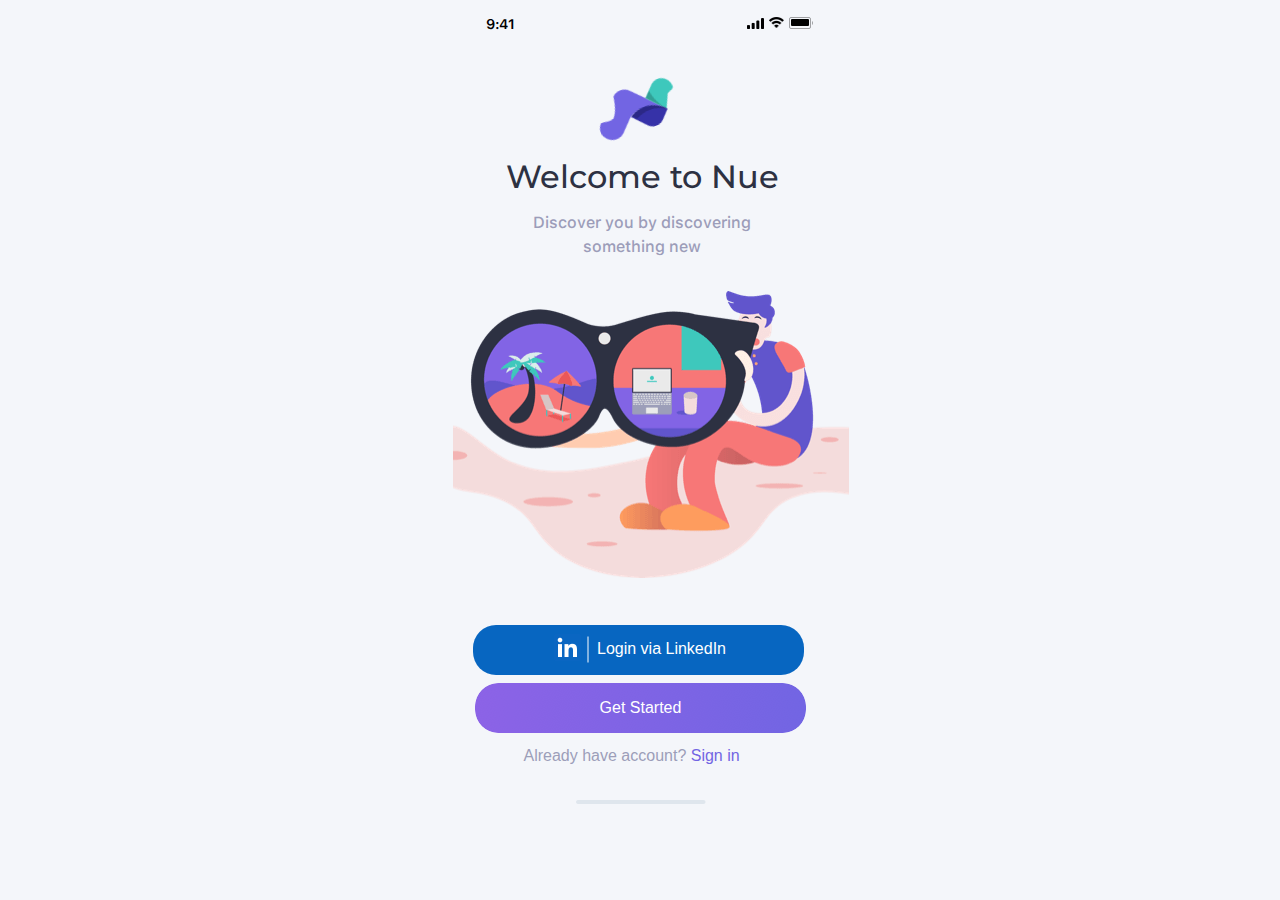
<file: Newonboardording/nuewelcome.html>
<!DOCTYPE html>
<html>
    <head>
        <link href="./img/favicon.png" rel="shortcut icon"/>
        <meta charset="utf-8"/>
        <meta content="width=device-width, initial-scale=1.0, maximum-scale=1.0" name="viewport"/>
        <link href="./css/nuewelcome.css" rel="stylesheet" type="text/css"/>
        <meta content="Launchpad by Anima" name="author">
        </meta>
    </head>
    <body style="margin: 0;
 background: rgba(244, 246, 250, 1.0);">
        <input id="anPageName" name="page" type="hidden" value="nuewelcome"/>
        <div class="nuewelcome">
            <div style="width: 375px; height: 100%; position:relative; margin:auto;">
                <div class="iphonexstatusbarsstatusbarblack">
                    <div class="iphonexstatusbarsstatusbarblack1">
                        <div class="rectangle">
                        </div>
                        <div class="battery">
                            <div class="border">
                            </div>
                            <img anima-src="./img/nue-welcome-cap@2x.png" class="cap" src="[data-uri]"/>
                            <div class="capacity">
                            </div>
                        </div>
                        <img anima-src="./img/nue-welcome-wifi@2x.png" class="wifi" src="[data-uri]"/>
                        <img anima-src="./img/nue-welcome-cellular-connection@2x.png" class="cellularconnection" src="[data-uri]"/>
                        <div class="timestyle">
                            <div class="background">
                            </div>
                            <div class="u21b3time">
                                <span class="span1">9:4</span><span class="span2">1</span>
                            </div>
                        </div>
                    </div>
                </div>
                <div class="icon">
                    <div class="background">
                    </div>
                    <img anima-src="./img/nue-welcome-combined-shape@2x.png" class="combinedshape" src="[data-uri]"/>
                    <img anima-src="./img/nue-welcome-fill-3@2x.png" class="fill3" src="[data-uri]"/>
                    <img anima-src="./img/nue-welcome-fill-5@2x.png" class="fill5" src="[data-uri]"/>
                    <img anima-src="./img/nue-welcome-fill-7@2x.png" class="fill7" src="[data-uri]"/>
                    <img anima-src="./img/nue-welcome-fill-9@2x.png" class="fill9" src="[data-uri]"/>
                    <img anima-src="./img/nue-welcome-fill-14@2x.png" class="fill14" src="[data-uri]"/>
                </div>
                <div class="discoveryoubydisc">
                    Discover you by discovering something new
                </div>
                <div class="welcometonue">
                    Welcome to Nue
                </div>
                <div class="alreadyhaveaccount">
                    <span class="span1">Already have account?</span><span class="span2"> </span><span class="span3">Sign in</span>
                </div>
                <img anima-src="./img/nue-welcome-path-3@2x.png" class="path3" src="[data-uri]"/>
                <div class="mainbutton">
                    <div class="mainbutton1">
                        <div class="group">
                            <img anima-src="./img/nue-welcome-rectangle-2.png" class="rectangle2" src="[data-uri]"/>
                            <div class="continue">
                                Get Started
                            </div>
                        </div>
                    </div>
                </div>
                <div class="mainbuttoncopy">
                    <div class="mainbutton1">
                        <div class="group">
                            <div class="rectangle2" style="text-align:center">
                                    <a href="../intrest 2/nueinterest.html" style="font-size:40px;">BBBBBBBBBBB</a>
                            </div>
                            <div class="group1">
                                <div class="rectangle">
                                </div>
                                <div class="libugsvgoriginal">
                                    <img anima-src="./img/nue-welcome-path2525@2x.png" class="path2525" src="[data-uri]"/>
                                    <img anima-src="./img/nue-welcome-path2520@2x.png" class="path2520" src="[data-uri]"/>
                                    <img anima-src="./img/nue-welcome-path2526@2x.png" class="path2526" src="[data-uri]"/>
                                </div>
                            </div>
                            <img anima-src="./img/nue-welcome-line@2x.png" class="line" src="[data-uri]"/>
                            <div class="loginvialinkedin">
                                Login via LinkedIn
                            </div>
                        </div>
                    </div>
                </div>
                <img anima-src="./img/nue-welcome-explore-02.png" class="explore02" src="[data-uri]"/>
            </div>
        </div>
        <!-- Scripts -->
        <script>
            anima_isHidden = function(e) {
                if (!(e instanceof HTMLElement)) return !1;
                if (getComputedStyle(e).display == "none") return !0; else if (e.parentNode && anima_isHidden(e.parentNode)) return !0;
                return !1;
            };
            anima_loadAsyncSrcForTag = function(tag) {
                var elements = document.getElementsByTagName(tag);
                var toLoad = [];
                for (var i = 0; i < elements.length; i++) {
                    var e = elements[i];
                    var src = e.getAttribute("src");
                    var loaded = (src != undefined && src.length > 0 && src != '[data-uri]');
                    if (loaded) continue;
                    var asyncSrc = e.getAttribute("anima-src");
                    if (asyncSrc == undefined || asyncSrc.length == 0) continue;
                    if (anima_isHidden(e)) continue;
                    toLoad.push(e);
                }
                toLoad.sort(function(a, b) {
                    return anima_getTop(a) - anima_getTop(b);
                });
                for (var i = 0; i < toLoad.length; i++) {
                    var e = toLoad[i];
                    var asyncSrc = e.getAttribute("anima-src");
                    e.setAttribute("src", asyncSrc);
                }
            };
            anima_pauseHiddenVideos = function(tag) {
                var elements = document.getElementsByTagName("video");
                for (var i = 0; i < elements.length; i++) {
                    var e = elements[i];
                    var isPlaying = !!(e.currentTime > 0 && !e.paused && !e.ended && e.readyState > 2);
                    var isHidden = anima_isHidden(e);
                    if (!isPlaying && !isHidden && e.getAttribute("autoplay") == "autoplay") {
                        e.play();
                    } else if (isPlaying && isHidden) {
                        e.pause();
                    }
                }
            };
            anima_loadAsyncSrc = function(tag) {
                anima_loadAsyncSrcForTag("img");
                anima_loadAsyncSrcForTag("iframe");
                anima_loadAsyncSrcForTag("video");
                anima_pauseHiddenVideos();
            };
            var anima_getTop = function(e) {
                var top = 0;
                do {
                    top += e.offsetTop || 0;
                    e = e.offsetParent;
                } while (e);
                return top;
            };
            anima_loadAsyncSrc();
            anima_old_onResize = window.onresize;
            anima_new_onResize = undefined;
            anima_updateOnResize = function() {
                if (anima_new_onResize == undefined || window.onresize != anima_new_onResize) {
                    anima_new_onResize = function(x) {
                        if (anima_old_onResize != undefined) anima_old_onResize(x);
                        anima_loadAsyncSrc();
                    };
                    window.onresize = anima_new_onResize;
                    setTimeout(function() {
                        anima_updateOnResize();
                    }, 3000);
                }
            };
            anima_updateOnResize();
            setTimeout(function() {
                anima_loadAsyncSrc();
            }, 200);
        </script>
        <!-- End of Scripts -->
    </body>
</html>
</file>
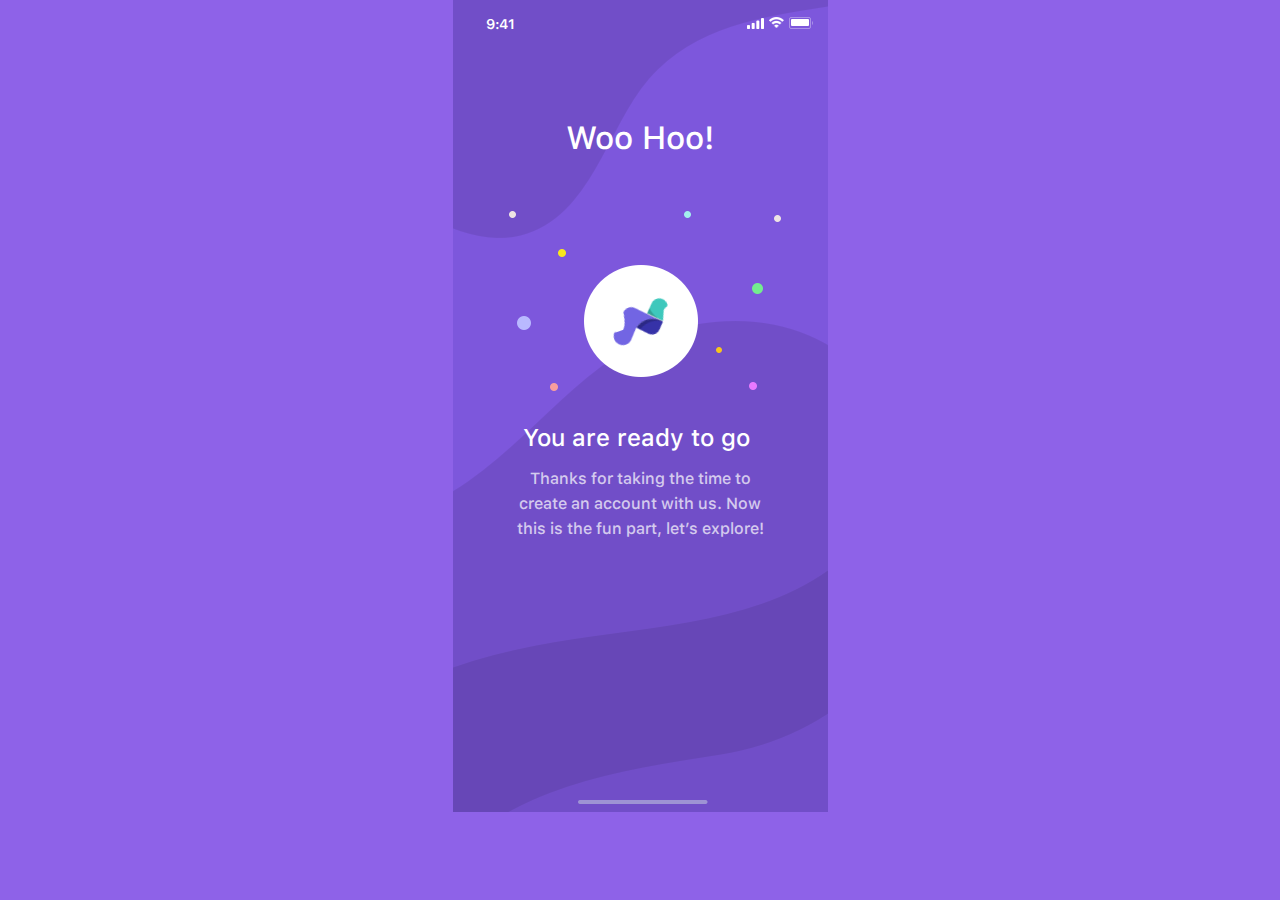
<file: onboarding/nuesuccess.html>
<!DOCTYPE html>
<html>
    <head>
        <link href="./img/favicon.png" rel="shortcut icon"/>
        <meta charset="utf-8"/>
        <meta content="width=device-width, initial-scale=1.0, maximum-scale=1.0" name="viewport"/>
        <link href="./css/nuesuccess.css" rel="stylesheet" type="text/css"/>
        <meta content="Launchpad by Anima" name="author">
        </meta>
    </head>
    <body style="margin: 0;
 background: rgba(244, 246, 250, 1.0);">
        <input id="anPageName" name="page" type="hidden" value="nuesuccess"/>
        <div class="nuesuccess">
            <div style="width: 375px; height: 100%; position:relative; margin:auto;">
                <div class="imgbgpurple">
                    <div class="background">
                    </div>
                    <div class="texturebg">
                        <div class="mask">
                        </div>
                        <div class="group3copy">
                            <img anima-src="./img/nue-success-fill-1.png" class="fill1" src="[data-uri]"/>
                            <a href="../GroupPage/group.html"><img anima-src="./img/nue-success-fill-1-1.png" class="fill11" src="[data-uri]"/></a>
                            <img anima-src="./img/nue-success-fill-1-1.png" class="fill12" src="[data-uri]"/>
                        </div>
                    </div>
                </div>
                <div class="youarereadytogo">
                    You are ready to go
                </div>
                <div class="woohoo">
                    Woo Hoo!
                </div>
                <div class="thanksfortakingth">
                    Thanks for taking the time to create an account with us. Now this is the fun part, let’s explore!
                </div>
                <img anima-src="./img/nue-welcome-path-3@2x.png" class="path3" src="[data-uri]"/>
                <div class="icon">
                    <img anima-src="./img/nue-success-oval-2-copy-2@2x.png" class="oval2copy2" src="[data-uri]"/>
                    <div class="icon1">
                        <div class="background">
                        </div>
                        <img anima-src="./img/nue-interest-combined-shape-1@2x.png" class="combinedshape" src="[data-uri]"/>
                        <img anima-src="./img/nue-interest-fill-3@2x.png" class="fill3" src="[data-uri]"/>
                        <img anima-src="./img/nue-interest-fill-5@2x.png" class="fill5" src="[data-uri]"/>
                        <img anima-src="./img/nue-interest-fill-7@2x.png" class="fill7" src="[data-uri]"/>
                        <img anima-src="./img/nue-interest-fill-9@2x.png" class="fill9" src="[data-uri]"/>
                        <img anima-src="./img/nue-interest-fill-14@2x.png" class="fill14" src="[data-uri]"/>
                    </div>
                </div>
                <div class="bubbles">
                    <img anima-src="./img/nue-success-oval-4@2x.png" class="oval4" src="[data-uri]"/>
                    <img anima-src="./img/nue-success-oval-4-copy-7@2x.png" class="oval4copy7" src="[data-uri]"/>
                    <img anima-src="./img/nue-success-oval-4-copy@2x.png" class="oval4copy" src="[data-uri]"/>
                    <img anima-src="./img/nue-success-oval-4-copy-2@2x.png" class="oval4copy2" src="[data-uri]"/>
                    <img anima-src="./img/nue-success-oval-4-copy-5@2x.png" class="oval4copy5" src="[data-uri]"/>
                    <img anima-src="./img/nue-success-oval-4-copy-5@2x.png" class="oval4copy6" src="[data-uri]"/>
                    <img anima-src="./img/nue-success-oval-4-copy-8@2x.png" class="oval4copy8" src="[data-uri]"/>
                    <img anima-src="./img/nue-success-oval-4-copy-3@2x.png" class="oval4copy3" src="[data-uri]"/>
                    <img anima-src="./img/nue-success-oval-4-copy-4@2x.png" class="oval4copy4" src="[data-uri]"/>
                </div>
                <div class="iphonexstatusbarsstatusbarwhite">
                    <div class="iphonexstatusbarsstatusbarblack">
                        <div class="rectangle">
                        </div>
                        <div class="battery">
                            <div class="border">
                            </div>
                            <img anima-src="./img/nue-success-cap@2x.png" class="cap" src="[data-uri]"/>
                            <div class="capacity">
                            </div>
                        </div>
                        <img anima-src="./img/nue-success-wifi@2x.png" class="wifi" src="[data-uri]"/>
                        <img anima-src="./img/nue-success-cellular-connection@2x.png" class="cellularconnection" src="[data-uri]"/>
                        <div class="timestyle">
                            <div class="background">
                            </div>
                            <div class="u21b3time">
                                <span class="span1">9:4</span><span class="span2">1</span>
                            </div>
                        </div>
                    </div>
                </div>
            </div>
        </div>
    
        
        <!-- Scripts -->
        <script>
            setTimeout("javascript:location.href='../HomePage/explore.html'", 3000);
            
            anima_isHidden = function(e) {
                if (!(e instanceof HTMLElement)) return !1;
                if (getComputedStyle(e).display == "none") return !0; else if (e.parentNode && anima_isHidden(e.parentNode)) return !0;
                return !1;
            };
            anima_loadAsyncSrcForTag = function(tag) {
                var elements = document.getElementsByTagName(tag);
                var toLoad = [];
                for (var i = 0; i < elements.length; i++) {
                    var e = elements[i];
                    var src = e.getAttribute("src");
                    var loaded = (src != undefined && src.length > 0 && src != '[data-uri]');
                    if (loaded) continue;
                    var asyncSrc = e.getAttribute("anima-src");
                    if (asyncSrc == undefined || asyncSrc.length == 0) continue;
                    if (anima_isHidden(e)) continue;
                    toLoad.push(e);
                }
                toLoad.sort(function(a, b) {
                    return anima_getTop(a) - anima_getTop(b);
                });
                for (var i = 0; i < toLoad.length; i++) {
                    var e = toLoad[i];
                    var asyncSrc = e.getAttribute("anima-src");
                    e.setAttribute("src", asyncSrc);
                }
            };
            anima_pauseHiddenVideos = function(tag) {
                var elements = document.getElementsByTagName("video");
                for (var i = 0; i < elements.length; i++) {
                    var e = elements[i];
                    var isPlaying = !!(e.currentTime > 0 && !e.paused && !e.ended && e.readyState > 2);
                    var isHidden = anima_isHidden(e);
                    if (!isPlaying && !isHidden && e.getAttribute("autoplay") == "autoplay") {
                        e.play();
                    } else if (isPlaying && isHidden) {
                        e.pause();
                    }
                }
            };
            anima_loadAsyncSrc = function(tag) {
                anima_loadAsyncSrcForTag("img");
                anima_loadAsyncSrcForTag("iframe");
                anima_loadAsyncSrcForTag("video");
                anima_pauseHiddenVideos();
            };
            var anima_getTop = function(e) {
                var top = 0;
                do {
                    top += e.offsetTop || 0;
                    e = e.offsetParent;
                } while (e);
                return top;
            };
            anima_loadAsyncSrc();
            anima_old_onResize = window.onresize;
            anima_new_onResize = undefined;
            anima_updateOnResize = function() {
                if (anima_new_onResize == undefined || window.onresize != anima_new_onResize) {
                    anima_new_onResize = function(x) {
                        if (anima_old_onResize != undefined) anima_old_onResize(x);
                        anima_loadAsyncSrc();
                    };
                    window.onresize = anima_new_onResize;
                    setTimeout(function() {
                        anima_updateOnResize();
                    }, 3000);
                }
            };
            anima_updateOnResize();
            setTimeout(function() {
                anima_loadAsyncSrc();
            }, 200);
        </script>
        <!-- End of Scripts -->
    </body>
</html>
</file>
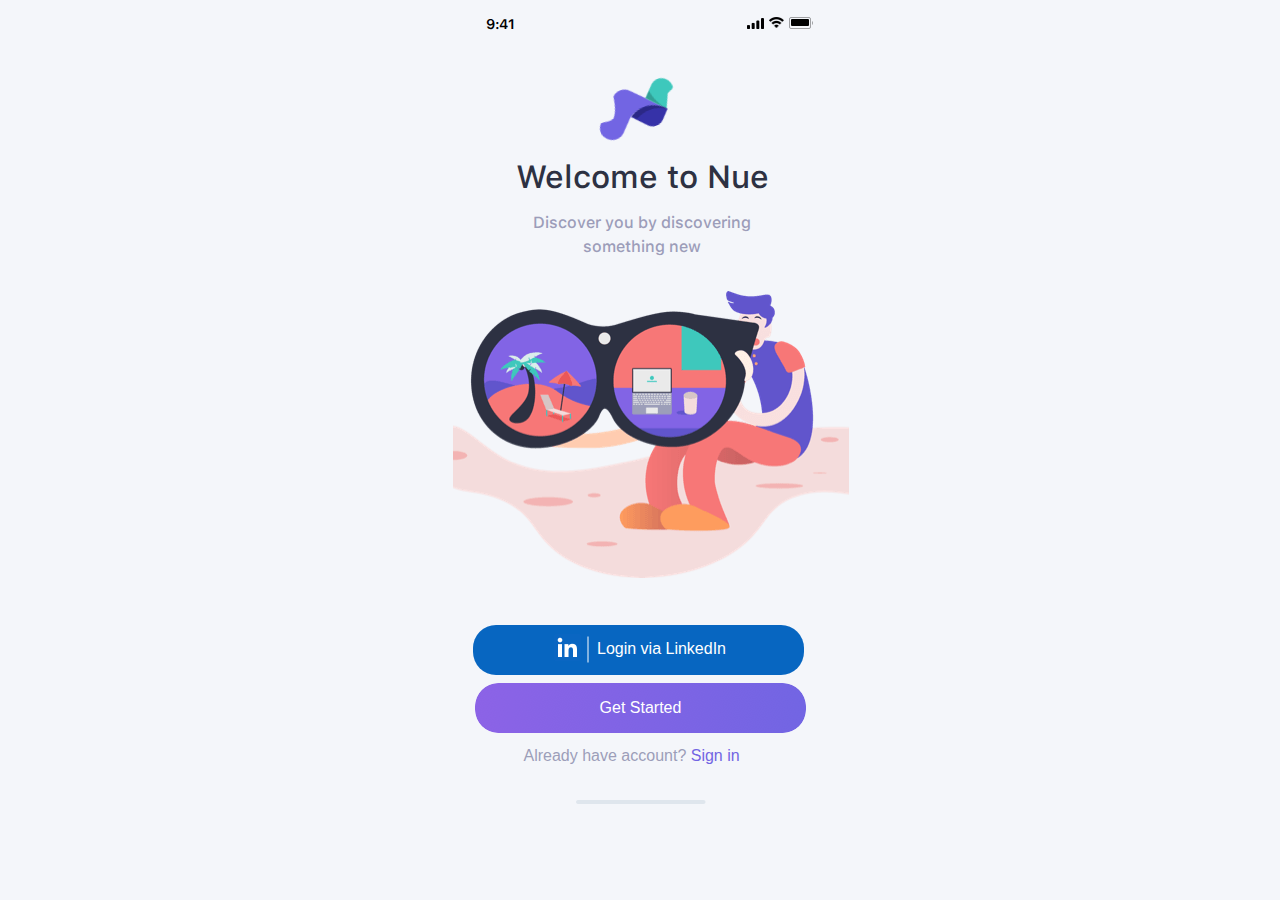
<file: onboarding/nuewelcome.html>
<!DOCTYPE html>
<html>
    <head>
        <link href="./img/favicon.png" rel="shortcut icon"/>
        <meta charset="utf-8"/>
        <meta content="width=device-width, initial-scale=1.0, maximum-scale=1.0" name="viewport"/>
        <link href="./css/nuewelcome.css" rel="stylesheet" type="text/css"/>
        <meta content="Launchpad by Anima" name="author">
        </meta>
    </head>
    <body style="margin: 0;
 background: rgba(244, 246, 250, 1.0);">
        <input id="anPageName" name="page" type="hidden" value="nuewelcome"/>
        <div class="nuewelcome">
            <div style="width: 375px; height: 100%; position:relative; margin:auto;">
                <div class="iphonexstatusbarsstatusbarblack">
                    <div class="iphonexstatusbarsstatusbarblack1">
                        <div class="rectangle">
                        </div>
                        <div class="battery">
                            <div class="border">
                            </div>
                            <img anima-src="./img/nue-welcome-cap@2x.png" class="cap" src="[data-uri]"/>
                            <div class="capacity">
                            </div>
                        </div>
                        <img anima-src="./img/nue-welcome-wifi@2x.png" class="wifi" src="[data-uri]"/>
                        <img anima-src="./img/nue-welcome-cellular-connection@2x.png" class="cellularconnection" src="[data-uri]"/>
                        <div class="timestyle">
                            <div class="background">
                            </div>
                            <div class="u21b3time">
                                <span class="span1">9:4</span><span class="span2">1</span>
                            </div>
                        </div>
                    </div>
                </div>
                <div class="icon">
                    <div class="background">
                    </div>
                    <img anima-src="./img/nue-welcome-combined-shape@2x.png" class="combinedshape" src="[data-uri]"/>
                    <img anima-src="./img/nue-welcome-fill-3@2x.png" class="fill3" src="[data-uri]"/>
                    <img anima-src="./img/nue-welcome-fill-5@2x.png" class="fill5" src="[data-uri]"/>
                    <img anima-src="./img/nue-welcome-fill-7@2x.png" class="fill7" src="[data-uri]"/>
                    <img anima-src="./img/nue-welcome-fill-9@2x.png" class="fill9" src="[data-uri]"/>
                    <img anima-src="./img/nue-welcome-fill-14@2x.png" class="fill14" src="[data-uri]"/>
                </div>
                <div class="discoveryoubydisc">
                    Discover you by discovering something new
                </div>
                <div class="welcometonue">
                    Welcome to Nue
                </div>
                <div class="alreadyhaveaccount">
                    <span class="span1">Already have account?</span><span class="span2"> </span><span class="span3">Sign in</span>
                </div>
                <img anima-src="./img/nue-welcome-path-3@2x.png" class="path3" src="[data-uri]"/>
                <div class="mainbutton">
                    <div class="mainbutton1">
                        <div class="group">
                            <img anima-src="./img/nue-welcome-rectangle-2.png" class="rectangle2" src="[data-uri]"/>
                            <div class="continue">
                                Get Started
                            </div>
                        </div>
                    </div>
                </div>
                <div class="mainbuttoncopy">
                    <div class="mainbutton1">
                        <div class="group">
                            <div class="rectangle2" style="text-align:center">
                                
                                <a href="../intrest 2/nueinterest.html" style="font-size:40px;">MMMMMMMM</a>
                               
                            </div>
                            <div class="group1">
                                <div class="rectangle">
                                </div>
                                <div class="libugsvgoriginal">
                                    <img anima-src="./img/nue-welcome-path2525@2x.png" class="path2525" src="[data-uri]"/>
                                    <img anima-src="./img/nue-welcome-path2520@2x.png" class="path2520" src="[data-uri]"/>
                                    <img anima-src="./img/nue-welcome-path2526@2x.png" class="path2526" src="[data-uri]"/>
                                </div>
                            </div>
                            <img anima-src="./img/nue-welcome-line@2x.png" class="line" src="[data-uri]"/>
                            <div class="loginvialinkedin">
                                Login via LinkedIn
                            </div>
                        </div>
                    </div>
                </div>
                <img anima-src="./img/nue-welcome-explore-02.png" class="explore02" src="[data-uri]"/>
            </div>
        </div>
        <!-- Scripts -->
        <script>
            anima_isHidden = function(e) {
                if (!(e instanceof HTMLElement)) return !1;
                if (getComputedStyle(e).display == "none") return !0; else if (e.parentNode && anima_isHidden(e.parentNode)) return !0;
                return !1;
            };
            anima_loadAsyncSrcForTag = function(tag) {
                var elements = document.getElementsByTagName(tag);
                var toLoad = [];
                for (var i = 0; i < elements.length; i++) {
                    var e = elements[i];
                    var src = e.getAttribute("src");
                    var loaded = (src != undefined && src.length > 0 && src != '[data-uri]');
                    if (loaded) continue;
                    var asyncSrc = e.getAttribute("anima-src");
                    if (asyncSrc == undefined || asyncSrc.length == 0) continue;
                    if (anima_isHidden(e)) continue;
                    toLoad.push(e);
                }
                toLoad.sort(function(a, b) {
                    return anima_getTop(a) - anima_getTop(b);
                });
                for (var i = 0; i < toLoad.length; i++) {
                    var e = toLoad[i];
                    var asyncSrc = e.getAttribute("anima-src");
                    e.setAttribute("src", asyncSrc);
                }
            };
            anima_pauseHiddenVideos = function(tag) {
                var elements = document.getElementsByTagName("video");
                for (var i = 0; i < elements.length; i++) {
                    var e = elements[i];
                    var isPlaying = !!(e.currentTime > 0 && !e.paused && !e.ended && e.readyState > 2);
                    var isHidden = anima_isHidden(e);
                    if (!isPlaying && !isHidden && e.getAttribute("autoplay") == "autoplay") {
                        e.play();
                    } else if (isPlaying && isHidden) {
                        e.pause();
                    }
                }
            };
            anima_loadAsyncSrc = function(tag) {
                anima_loadAsyncSrcForTag("img");
                anima_loadAsyncSrcForTag("iframe");
                anima_loadAsyncSrcForTag("video");
                anima_pauseHiddenVideos();
            };
            var anima_getTop = function(e) {
                var top = 0;
                do {
                    top += e.offsetTop || 0;
                    e = e.offsetParent;
                } while (e);
                return top;
            };
            anima_loadAsyncSrc();
            anima_old_onResize = window.onresize;
            anima_new_onResize = undefined;
            anima_updateOnResize = function() {
                if (anima_new_onResize == undefined || window.onresize != anima_new_onResize) {
                    anima_new_onResize = function(x) {
                        if (anima_old_onResize != undefined) anima_old_onResize(x);
                        anima_loadAsyncSrc();
                    };
                    window.onresize = anima_new_onResize;
                    setTimeout(function() {
                        anima_updateOnResize();
                    }, 3000);
                }
            };
            anima_updateOnResize();
            setTimeout(function() {
                anima_loadAsyncSrc();
            }, 200);
        </script>
        <!-- End of Scripts -->
    </body>
</html>
</file>
<file: css/explore.css>
@font-face {
                          font-family: "SFProDisplay-Regular";
                          src: url('../fonts/SF-Pro-Display-Regular.otf') format("opentype");
                        }
                        @font-face {
                          font-family: "SFProText-Semibold";
                          src: url('../fonts/SF-Pro-Text-Semibold.otf') format("opentype");
                        }
                        
.explore {
  width               : 100%;
  min-width           : 375px;
  height              : 100vh;
  min-height          : 1126px;
  position            : relative;
  overflow            : hidden;
  margin              : 0px;
  -webkit-font-smoothing: antialiased;
  -moz-osx-font-smoothing: grayscale;
  background-color    : rgba(244, 246, 250, 1.0);
}
a {
  text-decoration     : none;
}
div {
  -webkit-text-size-adjust: none;
}
.anima-full-width-a {
  width               : 100%;
}
.anima-full-height-a {
  height              : 100%;
}
div {
  -webkit-text-size-adjust: none;
}
.explore .topic {
  background-color    : rgba(255,255,255,0.0);
  top                 : 832px;
  height              : 230px;
  width               : 401px;
  position            : absolute;
  margin              : 0;
  left                : 0px;
  -ms-transform       : rotate(0deg); /* IE 9 */
  -webkit-transform   : rotate(0deg); /* Chrome, Safari, Opera */
  transform           : rotate(0deg);
}
.explore .topic .rectangle2copy9 {
  background-color    : rgba(255, 255, 255, 1.0);
  top                 : 0px;
  height              : 230px;
  width               : 375px;
  position            : absolute;
  margin              : 0;
  left                : 0px;
  -ms-transform       : rotate(0deg); /* IE 9 */
  -webkit-transform   : rotate(0deg); /* Chrome, Safari, Opera */
  transform           : rotate(0deg);
}
.explore .topic .group11 {
  background-color    : rgba(255,255,255,0.0);
  top                 : 70px;
  height              : 112px;
  width               : 379px;
  position            : absolute;
  margin              : 0;
  left                : 22px;
  -ms-transform       : rotate(0deg); /* IE 9 */
  -webkit-transform   : rotate(0deg); /* Chrome, Safari, Opera */
  transform           : rotate(0deg);
}
.explore .topic .group11 .group6 {
  background-color    : rgba(255,255,255,0.0);
  top                 : 0px;
  height              : 72px;
  width               : 72px;
  position            : absolute;
  margin              : 0;
  left                : 0px;
  -ms-transform       : rotate(0deg); /* IE 9 */
  -webkit-transform   : rotate(0deg); /* Chrome, Safari, Opera */
  transform           : rotate(0deg);
}
.explore .topic .group11 .group6 .oval {
  background-color    : rgba(255,255,255,0.0);
  top                 : 0px;
  height              : 72px;
  width               : 72px;
  position            : absolute;
  margin              : 0;
  left                : 0px;
  -ms-transform       : rotate(0deg); /* IE 9 */
  -webkit-transform   : rotate(0deg); /* Chrome, Safari, Opera */
  transform           : rotate(0deg);
}
.explore .topic .group11 .group6 .ud83dudc69u200dud83dudcbb {
  background-color    : rgba(255,255,255,0.0);
  top                 : 14px;
  height              : auto;
  width               : auto;
  position            : absolute;
  margin              : 0;
  left                : 20px;
  -ms-transform       : rotate(0deg); /* IE 9 */
  -webkit-transform   : rotate(0deg); /* Chrome, Safari, Opera */
  transform           : rotate(0deg);
  font-family         : "Helvetica", Helvetica, Arial, serif;
  font-size           : 32.0px;
  color               : rgba(254, 156, 94, 1.0);
  text-align          : left;
  line-height         : 20.0px;
}
.explore .topic .group11 .group10 {
  background-color    : rgba(255,255,255,0.0);
  top                 : 0px;
  height              : 72px;
  width               : 72px;
  position            : absolute;
  margin              : 0;
  left                : 307px;
  -ms-transform       : rotate(0deg); /* IE 9 */
  -webkit-transform   : rotate(0deg); /* Chrome, Safari, Opera */
  transform           : rotate(0deg);
}
.explore .topic .group11 .group10 .ovalcopy3 {
  background-color    : rgba(255,255,255,0.0);
  top                 : 0px;
  height              : 72px;
  width               : 72px;
  position            : absolute;
  margin              : 0;
  left                : 0px;
  -ms-transform       : rotate(0deg); /* IE 9 */
  -webkit-transform   : rotate(0deg); /* Chrome, Safari, Opera */
  transform           : rotate(0deg);
}
.explore .topic .group11 .group10 .ud83euddd7u200du2640ufe0f {
  background-color    : rgba(255,255,255,0.0);
  top                 : 19px;
  height              : auto;
  width               : auto;
  position            : absolute;
  margin              : 0;
  left                : 19px;
  -ms-transform       : rotate(0deg); /* IE 9 */
  -webkit-transform   : rotate(0deg); /* Chrome, Safari, Opera */
  transform           : rotate(0deg);
  font-family         : "AppleColorEmoji", Helvetica, Arial, serif;
  font-size           : 32.0px;
  color               : rgba(45, 49, 66, 1.0);
  text-align          : center;
  line-height         : 30.0px;
}
.explore .topic .group11 .group7 {
  background-color    : rgba(255,255,255,0.0);
  top                 : 0px;
  height              : 72px;
  width               : 72px;
  position            : absolute;
  margin              : 0;
  left                : 103px;
  -ms-transform       : rotate(0deg); /* IE 9 */
  -webkit-transform   : rotate(0deg); /* Chrome, Safari, Opera */
  transform           : rotate(0deg);
}
.explore .topic .group11 .group7 .ovalcopy {
  background-color    : rgba(255,255,255,0.0);
  top                 : 0px;
  height              : 72px;
  width               : 72px;
  position            : absolute;
  margin              : 0;
  left                : 0px;
  -ms-transform       : rotate(0deg); /* IE 9 */
  -webkit-transform   : rotate(0deg); /* Chrome, Safari, Opera */
  transform           : rotate(0deg);
}
.explore .topic .group11 .group7 .ud83dudc36 {
  background-color    : rgba(255,255,255,0.0);
  top                 : 21px;
  height              : auto;
  width               : 20px;
  position            : absolute;
  margin              : 0;
  left                : 20px;
  -ms-transform       : rotate(0deg); /* IE 9 */
  -webkit-transform   : rotate(0deg); /* Chrome, Safari, Opera */
  transform           : rotate(0deg);
  font-family         : "AppleColorEmoji", Helvetica, Arial, serif;
  font-size           : 32.0px;
  color               : rgba(45, 49, 66, 1.0);
  text-align          : center;
  line-height         : 30.0px;
}
.explore .topic .group11 .group9 {
  background-color    : rgba(255,255,255,0.0);
  top                 : 0px;
  height              : 72px;
  width               : 72px;
  position            : absolute;
  margin              : 0;
  left                : 206px;
  -ms-transform       : rotate(0deg); /* IE 9 */
  -webkit-transform   : rotate(0deg); /* Chrome, Safari, Opera */
  transform           : rotate(0deg);
}
.explore .topic .group11 .group9 .ovalcopy2 {
  background-color    : rgba(255,255,255,0.0);
  top                 : 0px;
  height              : 72px;
  width               : 72px;
  position            : absolute;
  margin              : 0;
  left                : 0px;
  -ms-transform       : rotate(0deg); /* IE 9 */
  -webkit-transform   : rotate(0deg); /* Chrome, Safari, Opera */
  transform           : rotate(0deg);
}
.explore .topic .group11 .group9 .ud83euddd8ud83cudffdu200du2640ufe0f {
  background-color    : rgba(255,255,255,0.0);
  top                 : 23px;
  height              : auto;
  width               : 20px;
  position            : absolute;
  margin              : 0;
  left                : 20px;
  -ms-transform       : rotate(0deg); /* IE 9 */
  -webkit-transform   : rotate(0deg); /* Chrome, Safari, Opera */
  transform           : rotate(0deg);
  font-family         : "AppleColorEmoji", Helvetica, Arial, serif;
  font-size           : 32.0px;
  color               : rgba(45, 49, 66, 1.0);
  text-align          : center;
  line-height         : 30.0px;
}
.explore .topic .group11 .tech {
  background-color    : rgba(255,255,255,0.0);
  top                 : 83px;
  height              : auto;
  width               : 64px;
  position            : absolute;
  margin              : 0;
  left                : 4px;
  -ms-transform       : rotate(0deg); /* IE 9 */
  -webkit-transform   : rotate(0deg); /* Chrome, Safari, Opera */
  transform           : rotate(0deg);
  font-family         : "Helvetica", Helvetica, Arial, serif;
  font-size           : 14.0px;
  color               : rgba(45, 49, 66, 1.0);
  text-align          : center;
  letter-spacing      : 0.2px;
  line-height         : 14.0px;
}
.explore .topic .group11 .rockclimb {
  background-color    : rgba(255,255,255,0.0);
  top                 : 84px;
  height              : auto;
  width               : 64px;
  position            : absolute;
  margin              : 0;
  left                : 311px;
  -ms-transform       : rotate(0deg); /* IE 9 */
  -webkit-transform   : rotate(0deg); /* Chrome, Safari, Opera */
  transform           : rotate(0deg);
  font-family         : "Helvetica", Helvetica, Arial, serif;
  font-size           : 14.0px;
  color               : rgba(45, 49, 66, 1.0);
  text-align          : center;
  letter-spacing      : 0.2px;
  line-height         : 14.0px;
}
.explore .topic .group11 .dogs {
  background-color    : rgba(255,255,255,0.0);
  top                 : 83px;
  height              : auto;
  width               : 73px;
  position            : absolute;
  margin              : 0;
  left                : 102px;
  -ms-transform       : rotate(0deg); /* IE 9 */
  -webkit-transform   : rotate(0deg); /* Chrome, Safari, Opera */
  transform           : rotate(0deg);
  font-family         : "Helvetica", Helvetica, Arial, serif;
  font-size           : 14.0px;
  color               : rgba(45, 49, 66, 1.0);
  text-align          : center;
  letter-spacing      : 0.2px;
  line-height         : 14.0px;
}
.explore .topic .group11 .yoga {
  background-color    : rgba(255,255,255,0.0);
  top                 : 84px;
  height              : auto;
  width               : 73px;
  position            : absolute;
  margin              : 0;
  left                : 205px;
  -ms-transform       : rotate(0deg); /* IE 9 */
  -webkit-transform   : rotate(0deg); /* Chrome, Safari, Opera */
  transform           : rotate(0deg);
  font-family         : "Helvetica", Helvetica, Arial, serif;
  font-size           : 14.0px;
  color               : rgba(45, 49, 66, 1.0);
  text-align          : center;
  letter-spacing      : 0.2px;
  line-height         : 14.0px;
}
.explore .topic .titlecopy2 {
  background-color    : rgba(255,255,255,0.0);
  top                 : 20px;
  height              : auto;
  width               : auto;
  position            : absolute;
  margin              : 0;
  left                : 22px;
  -ms-transform       : rotate(0deg); /* IE 9 */
  -webkit-transform   : rotate(0deg); /* Chrome, Safari, Opera */
  transform           : rotate(0deg);
  font-family         : "Helvetica", Helvetica, Arial, serif;
  font-size           : 20.0px;
  color               : rgba(45, 49, 66, 1.0);
  text-align          : left;
  line-height         : 30.0px;
}
.explore .topic .moreicon {
  background-color    : rgba(255,255,255,0.0);
  top                 : 23px;
  height              : 24px;
  width               : 24px;
  position            : absolute;
  margin              : 0;
  left                : 329px;
  -ms-transform       : rotate(0deg); /* IE 9 */
  -webkit-transform   : rotate(0deg); /* Chrome, Safari, Opera */
  transform           : rotate(0deg);
}
.explore .topic .moreicon .moreicon1 {
  background-color    : rgba(255,255,255,0.0);
  top                 : 0px;
  height              : 24px;
  width               : 24px;
  position            : relative;
  margin              : 0;
  left                : 0px;
  -ms-transform       : rotate(0deg); /* IE 9 */
  -webkit-transform   : rotate(0deg); /* Chrome, Safari, Opera */
  transform           : rotate(0deg);
}
.explore .topic .moreicon .moreicon1 .rectangle {
  background-color    : rgba(255,255,255,0.0);
  top                 : 0px;
  height              : 24px;
  width               : 24px;
  position            : absolute;
  margin              : 0;
  left                : 0px;
  -ms-transform       : rotate(0deg); /* IE 9 */
  -webkit-transform   : rotate(0deg); /* Chrome, Safari, Opera */
  transform           : rotate(0deg);
}
.explore .topic .moreicon .moreicon1 .oval {
  background-color    : rgba(255,255,255,0.0);
  top                 : 9px;
  height              : 6px;
  width               : 6px;
  position            : absolute;
  margin              : 0;
  left                : 0px;
  -ms-transform       : rotate(0deg); /* IE 9 */
  -webkit-transform   : rotate(0deg); /* Chrome, Safari, Opera */
  transform           : rotate(0deg);
}
.explore .topic .moreicon .moreicon1 .ovalcopy {
  background-color    : rgba(255,255,255,0.0);
  top                 : 9px;
  height              : 6px;
  width               : 6px;
  position            : absolute;
  margin              : 0;
  left                : 10px;
  -ms-transform       : rotate(0deg); /* IE 9 */
  -webkit-transform   : rotate(0deg); /* Chrome, Safari, Opera */
  transform           : rotate(0deg);
}
.explore .topic .moreicon .moreicon1 .ovalcopy2 {
  background-color    : rgba(255,255,255,0.0);
  top                 : 9px;
  height              : 6px;
  width               : 6px;
  position            : absolute;
  margin              : 0;
  left                : 18px;
  -ms-transform       : rotate(0deg); /* IE 9 */
  -webkit-transform   : rotate(0deg); /* Chrome, Safari, Opera */
  transform           : rotate(0deg);
}
.explore .search {
  background-color    : rgba(255,255,255,0.0);
  top                 : 126px;
  height              : 43px;
  width               : 331px;
  position            : absolute;
  margin              : 0;
  left                : 22px;
  -ms-transform       : rotate(0deg); /* IE 9 */
  -webkit-transform   : rotate(0deg); /* Chrome, Safari, Opera */
  transform           : rotate(0deg);
}
.explore .search .rectangle {
  background-color    : rgba(255, 255, 255, 1.0);
  top                 : 0px;
  height              : 43px;
  width               : 331px;
  position            : absolute;
  margin              : 0;
  left                : 0px;
  border-radius       : 10px;
  -ms-transform       : rotate(0deg); /* IE 9 */
  -webkit-transform   : rotate(0deg); /* Chrome, Safari, Opera */
  transform           : rotate(0deg);
}
.explore .search .ioniossearchstrongionicons {
  background-color    : rgba(255,255,255,0.0);
  top                 : 14px;
  height              : 16px;
  width               : 16px;
  position            : absolute;
  margin              : 0;
  left                : 14px;
  -ms-transform       : rotate(0deg); /* IE 9 */
  -webkit-transform   : rotate(0deg); /* Chrome, Safari, Opera */
  transform           : rotate(0deg);
  opacity             : 0.5;
}
.explore .search .searchgroups {
  background-color    : rgba(255,255,255,0.0);
  top                 : 11px;
  height              : auto;
  width               : auto;
  position            : absolute;
  margin              : 0;
  left                : 41px;
  -ms-transform       : rotate(0deg); /* IE 9 */
  -webkit-transform   : rotate(0deg); /* Chrome, Safari, Opera */
  transform           : rotate(0deg);
  font-family         : "SFProDisplay-Regular", Helvetica, Arial, serif;
  font-size           : 16.0px;
  color               : rgba(156, 157, 185, 1.0);
  text-align          : left;
  line-height         : 22.0px;
}
.explore .featured {
  background-color    : rgba(255,255,255,0.0);
  top                 : 532px;
  height              : 316px;
  width               : 1040px;
  position            : absolute;
  margin              : 0;
  left                : -6px;
  -ms-transform       : rotate(0deg); /* IE 9 */
  -webkit-transform   : rotate(0deg); /* Chrome, Safari, Opera */
  transform           : rotate(0deg);
}
.explore .iphonexstatusbarsstatusbarblack {
  background-color    : rgba(255,255,255,0.0);
  top                 : 0px;
  height              : 44px;
  width               : 375px;
  position            : absolute;
  margin              : 0;
  left                : 0px;
  -ms-transform       : rotate(0deg); /* IE 9 */
  -webkit-transform   : rotate(0deg); /* Chrome, Safari, Opera */
  transform           : rotate(0deg);
}
.explore .iphonexstatusbarsstatusbarblack .iphonexstatusbarsstatusbarblack1 {
  background-color    : rgba(255,255,255,0.0);
  top                 : 0px;
  height              : 44px;
  width               : 375px;
  position            : relative;
  margin              : 0;
  left                : 0px;
  -ms-transform       : rotate(0deg); /* IE 9 */
  -webkit-transform   : rotate(0deg); /* Chrome, Safari, Opera */
  transform           : rotate(0deg);
}
.explore .iphonexstatusbarsstatusbarblack .iphonexstatusbarsstatusbarblack1 .rectangle {
  background-color    : rgba(255,255,255,0.0);
  top                 : 0px;
  height              : 44px;
  width               : 375px;
  position            : absolute;
  margin              : 0;
  left                : 0px;
  -ms-transform       : rotate(0deg); /* IE 9 */
  -webkit-transform   : rotate(0deg); /* Chrome, Safari, Opera */
  transform           : rotate(0deg);
}
.explore .iphonexstatusbarsstatusbarblack .iphonexstatusbarsstatusbarblack1 .battery {
  background-color    : rgba(255,255,255,0.0);
  top                 : 17px;
  height              : 12px;
  width               : 25px;
  position            : absolute;
  margin              : 0;
  left                : 336px;
  -ms-transform       : rotate(0deg); /* IE 9 */
  -webkit-transform   : rotate(0deg); /* Chrome, Safari, Opera */
  transform           : rotate(0deg);
}
.explore .iphonexstatusbarsstatusbarblack .iphonexstatusbarsstatusbarblack1 .battery .border {
  background-color    : rgba(255,255,255,0.0);
  top                 : 0px;
  height              : 12px;
  box-sizing          : border-box;
  width               : 22px;
  position            : absolute;
  margin              : 0;
  left                : 0px;
  border-radius       : 2px;
  border-style        : solid;
  border-width        : 1px;
  border-color        : rgba(0, 0, 0, 1.0);
  -ms-transform       : rotate(0deg); /* IE 9 */
  -webkit-transform   : rotate(0deg); /* Chrome, Safari, Opera */
  transform           : rotate(0deg);
  opacity             : 0.35;
}
.explore .iphonexstatusbarsstatusbarblack .iphonexstatusbarsstatusbarblack1 .battery .cap {
  background-color    : rgba(255,255,255,0.0);
  top                 : 4px;
  height              : 4px;
  width               : 1px;
  position            : absolute;
  margin              : 0;
  left                : 23px;
  -ms-transform       : rotate(0deg); /* IE 9 */
  -webkit-transform   : rotate(0deg); /* Chrome, Safari, Opera */
  transform           : rotate(0deg);
  opacity             : 0.4;
}
.explore .iphonexstatusbarsstatusbarblack .iphonexstatusbarsstatusbarblack1 .battery .capacity {
  background-color    : rgba(0, 0, 0, 1.0);
  top                 : 2px;
  height              : 7px;
  width               : 18px;
  position            : absolute;
  margin              : 0;
  left                : 2px;
  border-radius       : 1px;
  -ms-transform       : rotate(0deg); /* IE 9 */
  -webkit-transform   : rotate(0deg); /* Chrome, Safari, Opera */
  transform           : rotate(0deg);
}
.explore .iphonexstatusbarsstatusbarblack .iphonexstatusbarsstatusbarblack1 .wifi {
  background-color    : rgba(255,255,255,0.0);
  top                 : 17px;
  height              : 11px;
  width               : 15px;
  position            : absolute;
  margin              : 0;
  left                : 316px;
  -ms-transform       : rotate(0deg); /* IE 9 */
  -webkit-transform   : rotate(0deg); /* Chrome, Safari, Opera */
  transform           : rotate(0deg);
}
.explore .iphonexstatusbarsstatusbarblack .iphonexstatusbarsstatusbarblack1 .cellularconnection {
  background-color    : rgba(255,255,255,0.0);
  top                 : 18px;
  height              : 11px;
  width               : 17px;
  position            : absolute;
  margin              : 0;
  left                : 294px;
  -ms-transform       : rotate(0deg); /* IE 9 */
  -webkit-transform   : rotate(0deg); /* Chrome, Safari, Opera */
  transform           : rotate(0deg);
}
.explore .iphonexstatusbarsstatusbarblack .iphonexstatusbarsstatusbarblack1 .timestyle {
  background-color    : rgba(255,255,255,0.0);
  top                 : 13px;
  height              : 21px;
  width               : 54px;
  position            : absolute;
  margin              : 0;
  left                : 21px;
  overflow            : hidden;
  -ms-transform       : rotate(0deg); /* IE 9 */
  -webkit-transform   : rotate(0deg); /* Chrome, Safari, Opera */
  transform           : rotate(0deg);
}
.explore .iphonexstatusbarsstatusbarblack .iphonexstatusbarsstatusbarblack1 .timestyle .background {
  background-color    : rgba(255,255,255,0.0);
  top                 : 0px;
  height              : 21px;
  width               : 54px;
  position            : absolute;
  margin              : 0;
  left                : 0px;
  -ms-transform       : rotate(0deg); /* IE 9 */
  -webkit-transform   : rotate(0deg); /* Chrome, Safari, Opera */
  transform           : rotate(0deg);
}
.explore .iphonexstatusbarsstatusbarblack .iphonexstatusbarsstatusbarblack1 .timestyle .u21b3time {
  background-color    : rgba(255,255,255,0.0);
  top                 : 3px;
  height              : auto;
  width               : 54px;
  position            : absolute;
  margin              : 0;
  left                : 0px;
  -ms-transform       : rotate(0deg); /* IE 9 */
  -webkit-transform   : rotate(0deg); /* Chrome, Safari, Opera */
  transform           : rotate(0deg);
  font-family         : "SFProText-Semibold", Helvetica, Arial, serif;
  font-size           : 14.0px;
  color               : rgba(0, 0, 0, 1.0);
  text-align          : center;
  letter-spacing      : -0.28px;
  line-height         : 16.0px;
}
.explore .iphonexstatusbarsstatusbarblack .iphonexstatusbarsstatusbarblack1 .timestyle .u21b3time .span1 {
  
}
.explore .iphonexstatusbarsstatusbarblack .iphonexstatusbarsstatusbarblack1 .timestyle .u21b3time .span2 {
  
}
.explore .title {
  background-color    : rgba(255,255,255,0.0);
  top                 : 72px;
  height              : auto;
  width               : auto;
  position            : absolute;
  margin              : 0;
  left                : 22px;
  -ms-transform       : rotate(0deg); /* IE 9 */
  -webkit-transform   : rotate(0deg); /* Chrome, Safari, Opera */
  transform           : rotate(0deg);
  font-family         : "Helvetica", Helvetica, Arial, serif;
  font-size           : 30.0px;
  color               : rgba(45, 49, 66, 1.0);
  text-align          : left;
  line-height         : 30.0px;
}
.explore .menu {
  background-color    : rgba(255,255,255,0.0);
  top                 : 1024px;
  height              : 102px;
  width               : 375px;
  position            : absolute;
  margin              : 0;
  left                : 0px;
  overflow            : hidden;
  -ms-transform       : rotate(0deg); /* IE 9 */
  -webkit-transform   : rotate(0deg); /* Chrome, Safari, Opera */
  transform           : rotate(0deg);
}
.explore .menu .background {
  background-color    : rgba(255,255,255,0.0);
  top                 : 0px;
  height              : 102px;
  width               : 375px;
  position            : absolute;
  margin              : 0;
  left                : 0px;
  -ms-transform       : rotate(0deg); /* IE 9 */
  -webkit-transform   : rotate(0deg); /* Chrome, Safari, Opera */
  transform           : rotate(0deg);
}
.explore .menu .path3 {
  background-color    : rgba(255,255,255,0.0);
  top                 : 89px;
  height              : 4px;
  width               : 104px;
  position            : absolute;
  margin              : 0;
  left                : 136px;
  -ms-transform       : rotate(0deg); /* IE 9 */
  -webkit-transform   : rotate(0deg); /* Chrome, Safari, Opera */
  transform           : rotate(0deg);
  opacity             : 0.4;
}
.explore .menu .rectangle {
  background-color    : rgba(255,255,255,0.0);
  top                 : -14px;
  height              : 136px;
  width               : 435px;
  position            : absolute;
  margin              : 0;
  left                : -30px;
  -ms-transform       : rotate(0deg); /* IE 9 */
  -webkit-transform   : rotate(0deg); /* Chrome, Safari, Opera */
  transform           : rotate(0deg);
}
.explore .menu .group8 {
  background-color    : rgba(255,255,255,0.0);
  top                 : 447px;
  height              : 76px;
  width               : 76px;
  position            : absolute;
  margin              : 0;
  left                : -280px;
  -ms-transform       : rotate(0deg); /* IE 9 */
  -webkit-transform   : rotate(0deg); /* Chrome, Safari, Opera */
  transform           : rotate(0deg);
}
.explore .menu .group8 .group3 {
  background-color    : rgba(255,255,255,0.0);
  top                 : 0px;
  height              : 76px;
  width               : 76px;
  position            : absolute;
  margin              : 0;
  left                : 0px;
  -ms-transform       : rotate(0deg); /* IE 9 */
  -webkit-transform   : rotate(0deg); /* Chrome, Safari, Opera */
  transform           : rotate(0deg);
}
.explore .menu .group8 .group3 .group31 {
  background-color    : rgba(255,255,255,0.0);
  top                 : 0px;
  height              : 76px;
  width               : 76px;
  position            : absolute;
  margin              : 0;
  left                : 0px;
  -ms-transform       : rotate(0deg); /* IE 9 */
  -webkit-transform   : rotate(0deg); /* Chrome, Safari, Opera */
  transform           : rotate(0deg);
}
.explore .menu .group8 .fill4 {
  background-color    : rgba(255,255,255,0.0);
  top                 : 35px;
  height              : 7px;
  width               : 7px;
  position            : absolute;
  margin              : 0;
  left                : 34px;
  -ms-transform       : rotate(0deg); /* IE 9 */
  -webkit-transform   : rotate(0deg); /* Chrome, Safari, Opera */
  transform           : rotate(0deg);
}
.explore .menu .group8 .fill6 {
  background-color    : rgba(255,255,255,0.0);
  top                 : 17px;
  height              : 43px;
  width               : 43px;
  position            : absolute;
  margin              : 0;
  left                : 16px;
  -ms-transform       : rotate(0deg); /* IE 9 */
  -webkit-transform   : rotate(0deg); /* Chrome, Safari, Opera */
  transform           : rotate(0deg);
}
.explore .menu .iconchatinactive {
  background-color    : rgba(255,255,255,0.0);
  top                 : 52px;
  height              : 30px;
  width               : 41px;
  position            : absolute;
  margin              : 0;
  left                : 214px;
  overflow            : hidden;
  -ms-transform       : rotate(0deg); /* IE 9 */
  -webkit-transform   : rotate(0deg); /* Chrome, Safari, Opera */
  transform           : rotate(0deg);
}
.explore .menu .iconchatinactive .background1 {
  background-color    : rgba(255,255,255,0.0);
  top                 : 0px;
  height              : 30px;
  width               : 41px;
  position            : absolute;
  margin              : 0;
  left                : 0px;
  -ms-transform       : rotate(0deg); /* IE 9 */
  -webkit-transform   : rotate(0deg); /* Chrome, Safari, Opera */
  transform           : rotate(0deg);
}
.explore .menu .iconchatinactive .group7 {
  background-color    : rgba(255,255,255,0.0);
  top                 : 0px;
  height              : 30px;
  width               : 31px;
  position            : absolute;
  margin              : 0;
  left                : 6px;
  -ms-transform       : rotate(0deg); /* IE 9 */
  -webkit-transform   : rotate(0deg); /* Chrome, Safari, Opera */
  transform           : rotate(0deg);
  opacity             : 0.4;
}
.explore .menu .iconchatinactive .group7 .group3 {
  background-color    : rgba(255,255,255,0.0);
  top                 : 10px;
  height              : 20px;
  width               : 20px;
  position            : absolute;
  margin              : 0;
  left                : 11px;
  -ms-transform       : rotate(0deg); /* IE 9 */
  -webkit-transform   : rotate(0deg); /* Chrome, Safari, Opera */
  transform           : rotate(0deg);
}
.explore .menu .iconchatinactive .group7 .group3 .group31 {
  background-color    : rgba(255,255,255,0.0);
  top                 : 0px;
  height              : 20px;
  width               : 20px;
  position            : absolute;
  margin              : 0;
  left                : 0px;
  -ms-transform       : rotate(0deg); /* IE 9 */
  -webkit-transform   : rotate(0deg); /* Chrome, Safari, Opera */
  transform           : rotate(0deg);
}
.explore .menu .iconchatinactive .group7 .group61 {
  background-color    : rgba(255,255,255,0.0);
  top                 : 0px;
  height              : 26px;
  width               : 27px;
  position            : absolute;
  margin              : 0;
  left                : 0px;
  -ms-transform       : rotate(0deg); /* IE 9 */
  -webkit-transform   : rotate(0deg); /* Chrome, Safari, Opera */
  transform           : rotate(0deg);
}
.explore .menu .iconchatinactive .group7 .group61 .group62 {
  background-color    : rgba(255,255,255,0.0);
  top                 : 0px;
  height              : 26px;
  width               : 27px;
  position            : absolute;
  margin              : 0;
  left                : 0px;
  -ms-transform       : rotate(0deg); /* IE 9 */
  -webkit-transform   : rotate(0deg); /* Chrome, Safari, Opera */
  transform           : rotate(0deg);
}
.explore .menu .group6 {
  background-color    : rgba(255,255,255,0.0);
  top                 : 51px;
  height              : 30px;
  width               : 30px;
  position            : absolute;
  margin              : 0;
  left                : 118px;
  -ms-transform       : rotate(0deg); /* IE 9 */
  -webkit-transform   : rotate(0deg); /* Chrome, Safari, Opera */
  transform           : rotate(0deg);
  opacity             : 0.4;
}
.explore .menu .group6 .fill1 {
  background-color    : rgba(255,255,255,0.0);
  top                 : 0px;
  height              : 22px;
  width               : 22px;
  position            : absolute;
  margin              : 0;
  left                : 0px;
  -ms-transform       : rotate(0deg); /* IE 9 */
  -webkit-transform   : rotate(0deg); /* Chrome, Safari, Opera */
  transform           : rotate(0deg);
}
.explore .menu .group6 .group5 {
  background-color    : rgba(255,255,255,0.0);
  top                 : 17px;
  height              : 13px;
  width               : 13px;
  position            : absolute;
  margin              : 0;
  left                : 17px;
  -ms-transform       : rotate(0deg); /* IE 9 */
  -webkit-transform   : rotate(0deg); /* Chrome, Safari, Opera */
  transform           : rotate(0deg);
}
.explore .menu .group6 .group5 .group51 {
  background-color    : rgba(255,255,255,0.0);
  top                 : 0px;
  height              : 13px;
  width               : 13px;
  position            : absolute;
  margin              : 0;
  left                : 0px;
  -ms-transform       : rotate(0deg); /* IE 9 */
  -webkit-transform   : rotate(0deg); /* Chrome, Safari, Opera */
  transform           : rotate(0deg);
}
.explore .menu .iconprofileinactive {
  background-color    : rgba(255,255,255,0.0);
  top                 : 51px;
  height              : 30px;
  width               : 30px;
  position            : absolute;
  margin              : 0;
  left                : 319px;
  -ms-transform       : rotate(0deg); /* IE 9 */
  -webkit-transform   : rotate(0deg); /* Chrome, Safari, Opera */
  transform           : rotate(0deg);
}
.explore .menu .iconprofileinactive .group3 {
  background-color    : rgba(255,255,255,0.0);
  top                 : 0px;
  height              : 30px;
  width               : 30px;
  position            : relative;
  margin              : 0;
  left                : 0px;
  -ms-transform       : rotate(0deg); /* IE 9 */
  -webkit-transform   : rotate(0deg); /* Chrome, Safari, Opera */
  transform           : rotate(0deg);
  opacity             : 0.4;
}
.explore .menu .iconprofileinactive .group3 .group31 {
  background-color    : rgba(255,255,255,0.0);
  top                 : 0px;
  height              : 30px;
  width               : 30px;
  position            : absolute;
  margin              : 0;
  left                : 0px;
  -ms-transform       : rotate(0deg); /* IE 9 */
  -webkit-transform   : rotate(0deg); /* Chrome, Safari, Opera */
  transform           : rotate(0deg);
  opacity             : 0.4;
}
.explore .menu .iconhomeactive {
  background-color    : rgba(255,255,255,0.0);
  top                 : 51px;
  height              : 30px;
  width               : 32px;
  position            : absolute;
  margin              : 0;
  left                : 22px;
  -ms-transform       : rotate(0deg); /* IE 9 */
  -webkit-transform   : rotate(0deg); /* Chrome, Safari, Opera */
  transform           : rotate(0deg);
}
.explore .menu .iconhomeactive .group3 {
  background-color    : rgba(255,255,255,0.0);
  top                 : 0px;
  height              : 30px;
  width               : 32px;
  position            : relative;
  margin              : 0;
  left                : 0px;
  -ms-transform       : rotate(0deg); /* IE 9 */
  -webkit-transform   : rotate(0deg); /* Chrome, Safari, Opera */
  transform           : rotate(0deg);
}
.explore .menu .iconhomeactive .group3 .group31 {
  background-color    : rgba(255,255,255,0.0);
  top                 : 0px;
  height              : 30px;
  width               : 32px;
  position            : absolute;
  margin              : 0;
  left                : 0px;
  -ms-transform       : rotate(0deg); /* IE 9 */
  -webkit-transform   : rotate(0deg); /* Chrome, Safari, Opera */
  transform           : rotate(0deg);
}
.explore .events {
  background-color    : rgba(255,255,255,0.0);
  top                 : 510px;
  height              : auto;
  width               : 243px;
  position            : absolute;
  margin              : 0;
  left                : 24px;
  -ms-transform       : rotate(0deg); /* IE 9 */
  -webkit-transform   : rotate(0deg); /* Chrome, Safari, Opera */
  transform           : rotate(0deg);
  font-family         : "SFProDisplay-Regular", Helvetica, Arial, serif;
  font-size           : 20.0px;
  color               : rgba(45, 49, 66, 1.0);
  text-align          : left;
  letter-spacing      : 0.25px;
  line-height         : 26.0px;
}
.explore .groups {
  background-color    : rgba(255,255,255,0.0);
  top                 : 193px;
  height              : auto;
  width               : 243px;
  position            : absolute;
  margin              : 0;
  left                : 24px;
  -ms-transform       : rotate(0deg); /* IE 9 */
  -webkit-transform   : rotate(0deg); /* Chrome, Safari, Opera */
  transform           : rotate(0deg);
  font-family         : "SFProDisplay-Regular", Helvetica, Arial, serif;
  font-size           : 20.0px;
  color               : rgba(45, 49, 66, 1.0);
  text-align          : left;
  letter-spacing      : 0.25px;
  line-height         : 26.0px;
}
.explore .featuredcopy {
  background-color    : rgba(255,255,255,0.0);
  top                 : 215px;
  height              : 316px;
  width               : 1040px;
  position            : absolute;
  margin              : 0;
  left                : -6px;
  -ms-transform       : rotate(0deg); /* IE 9 */
  -webkit-transform   : rotate(0deg); /* Chrome, Safari, Opera */
  transform           : rotate(0deg);
}
/* .anima-animate-appear prefix for appear animations */
.anima-animate-appear {
  opacity             : 0;
  display             : block;
  -webkit-animation   : anima-reveal 0.3s ease-in-out 1 normal forwards;
  -moz-animation      : anima-reveal 0.3s ease-in 1 normal forwards;
  -o-animation        : anima-reveal 0.3s ease-in-out 1 normal forwards;
  animation           : anima-reveal 0.3s ease-in-out 1 normal forwards;
}
.anima-animate-disappear {
  opacity             : 1;
  display             : block;
  -webkit-animation   : anima-reveal 0.3s ease-in-out 1 reverse forwards;
  -moz-animation      : anima-reveal 0.3s ease-in 1 normal forwards;
  -o-animation        : anima-reveal 0.3s ease-in-out 1 reverse forwards;
  animation           : anima-reveal 0.3s ease-in-out 1 reverse forwards;
}
.anima-animate-nodelay {
  -webkit-animation-delay: 0;
  -moz-animation-delay: 0;
  -o-animation-delay  : 0;
  animation-delay     : 0;
}
@-webkit-keyframes anima-reveal {
  0%
   
  {
      opacity: 0;
    }
  
    
  100%
   
  {
      opacity: 1;
    }
}
@-moz-keyframes anima-reveal {
  0%
   
  {
      opacity: 0;
    }
  
    
  100%
   
  {
      opacity: 1;
    }
}
@-o-keyframes anima-reveal {
  0%
   
  {
      opacity: 0;
    }
  
    
  100%
   
  {
      opacity: 1;
    }
}
@keyframes anima-reveal {
  0%
   
  {
      opacity: 0;
    }
  
    
  100%
   
  {
      opacity: 1;
    }
}
</file>
<file: css/nuemessage.css>
@font-face {
                          font-family: "SFProText-Bold";
                          src: url('../fonts/SF-Pro-Text-Bold.otf') format("opentype");
                        }
                        @font-face {
                          font-family: "SFProText-Semibold";
                          src: url('../fonts/SF-Pro-Text-Semibold.otf') format("opentype");
                        }
                        @font-face {
                          font-family: "SFProText-Regular";
                          src: url('../fonts/SF-Pro-Text-Regular.otf') format("opentype");
                        }
                        @font-face {
                          font-family: "Impact";
                          src: url('../fonts/Impact.ttf') format("truetype");
                        }
                        
.nuemessage {
  width               : 100%;
  min-width           : 375px;
  height              : 100vh;
  min-height          : 812px;
  position            : relative;
  overflow            : hidden;
  margin              : 0px;
  -webkit-font-smoothing: antialiased;
  -moz-osx-font-smoothing: grayscale;
  background-color    : rgba(76, 76, 76, 1.0);
}
a {
  text-decoration     : none;
}
div {
  -webkit-text-size-adjust: none;
}
.anima-full-width-a {
  width               : 100%;
}
.anima-full-height-a {
  height              : 100%;
}
div {
  -webkit-text-size-adjust: none;
}
.nuemessage .rectangle2copy6 {
  background-color    : rgba(255,255,255,0.0);
  top                 : 77px;
  height              : 735px;
  width               : 375px;
  position            : absolute;
  margin              : 0;
  left                : 0px;
  -ms-transform       : rotate(0deg); /* IE 9 */
  -webkit-transform   : rotate(0deg); /* Chrome, Safari, Opera */
  transform           : rotate(0deg);
}
.nuemessage .iconcamera {
  background-color    : rgba(255,255,255,0.0);
  top                 : 106px;
  height              : 24px;
  width               : 24px;
  position            : absolute;
  margin              : 0;
  left                : 328px;
  -ms-transform       : rotate(0deg); /* IE 9 */
  -webkit-transform   : rotate(0deg); /* Chrome, Safari, Opera */
  transform           : rotate(0deg);
}
.nuemessage .iconcamera .color {
  background-color    : rgba(255,255,255,0.0);
  top                 : 4px;
  height              : 16px;
  width               : 16px;
  position            : absolute;
  margin              : 0;
  left                : 4px;
  -ms-transform       : rotate(0deg); /* IE 9 */
  -webkit-transform   : rotate(0deg); /* Chrome, Safari, Opera */
  transform           : rotate(0deg);
}
.nuemessage .action {
  background-color    : rgba(255,255,255,0.0);
  top                 : 752px;
  height              : 60px;
  width               : 375px;
  position            : absolute;
  margin              : 0;
  left                : 0px;
  -ms-transform       : rotate(0deg); /* IE 9 */
  -webkit-transform   : rotate(0deg); /* Chrome, Safari, Opera */
  transform           : rotate(0deg);
}
.nuemessage .action .rectangle1 {
  background-color    : rgba(244, 246, 250, 1.0);
  top                 : 1px;
  height              : 59px;
  width               : 375px;
  position            : absolute;
  margin              : 0;
  left                : 0px;
  -ms-transform       : rotate(0deg); /* IE 9 */
  -webkit-transform   : rotate(0deg); /* Chrome, Safari, Opera */
  transform           : rotate(0deg);
}
.nuemessage .action .buttonmini {
  background-color    : rgba(255,255,255,0.0);
  top                 : 12px;
  height              : 35px;
  width               : 90px;
  position            : absolute;
  margin              : 0;
  left                : 263px;
  -ms-transform       : rotate(0deg); /* IE 9 */
  -webkit-transform   : rotate(0deg); /* Chrome, Safari, Opera */
  transform           : rotate(0deg);
}
.nuemessage .action .buttonmini .playbutton {
  background-color    : rgba(255,255,255,0.0);
  top                 : 0px;
  height              : 35px;
  width               : 90px;
  position            : relative;
  margin              : 0;
  left                : 0px;
  -ms-transform       : rotate(0deg); /* IE 9 */
  -webkit-transform   : rotate(0deg); /* Chrome, Safari, Opera */
  transform           : rotate(0deg);
}
.nuemessage .action .buttonmini .playbutton .rectangle2 {
  background-color    : rgba(255,255,255,0.0);
  top                 : 0px;
  height              : 35px;
  width               : 90px;
  position            : absolute;
  margin              : 0;
  left                : 0px;
  border-radius       : 17px;
  -ms-transform       : rotate(0deg); /* IE 9 */
  -webkit-transform   : rotate(0deg); /* Chrome, Safari, Opera */
  transform           : rotate(0deg);
}
.nuemessage .action .buttonmini .playbutton .text {
  background-color    : rgba(255,255,255,0.0);
  top                 : 9px;
  height              : auto;
  width               : auto;
  position            : absolute;
  margin              : 0;
  left                : 28px;
  -ms-transform       : rotate(0deg); /* IE 9 */
  -webkit-transform   : rotate(0deg); /* Chrome, Safari, Opera */
  transform           : rotate(0deg);
  font-family         : "Helvetica", Helvetica, Arial, serif;
  font-size           : 14.0px;
  color               : rgba(255, 255, 255, 1.0);
  text-align          : center;
  line-height         : 17.0px;
}
.nuemessage .action .divider {
  background-color    : rgba(255,255,255,0.0);
  top                 : 0px;
  height              : 1px;
  width               : 377px;
  position            : absolute;
  margin              : 0;
  left                : -1px;
  -ms-transform       : rotate(0deg); /* IE 9 */
  -webkit-transform   : rotate(0deg); /* Chrome, Safari, Opera */
  transform           : rotate(0deg);
}
.nuemessage .action .divider .divider1 {
  background-color    : rgba(255,255,255,0.0);
  top                 : 0px;
  height              : 1px;
  width               : 377px;
  position            : absolute;
  margin              : 0;
  left                : 0px;
  -ms-transform       : rotate(0deg); /* IE 9 */
  -webkit-transform   : rotate(0deg); /* Chrome, Safari, Opera */
  transform           : rotate(0deg);
}
.nuemessage .path3 {
  background-color    : rgba(255,255,255,0.0);
  top                 : 63px;
  height              : 4px;
  width               : 130px;
  position            : absolute;
  margin              : 0;
  left                : 123px;
  -ms-transform       : rotate(0deg); /* IE 9 */
  -webkit-transform   : rotate(0deg); /* Chrome, Safari, Opera */
  transform           : rotate(0deg);
  opacity             : 0.3;
}
.nuemessage .title {
  background-color    : rgba(255,255,255,0.0);
  top                 : 103px;
  height              : auto;
  width               : auto;
  position            : absolute;
  margin              : 0;
  left                : 22px;
  -ms-transform       : rotate(0deg); /* IE 9 */
  -webkit-transform   : rotate(0deg); /* Chrome, Safari, Opera */
  transform           : rotate(0deg);
  font-family         : "SFProText-Bold", Helvetica, Arial, serif;
  font-size           : 24.0px;
  color               : rgba(45, 49, 66, 1.0);
  text-align          : left;
  line-height         : 30.0px;
}
.nuemessage .ixdclassofu201822 {
  background-color    : rgba(255,255,255,0.0);
  top                 : 721px;
  height              : auto;
  width               : auto;
  position            : absolute;
  margin              : 0;
  left                : 22px;
  -ms-transform       : rotate(0deg); /* IE 9 */
  -webkit-transform   : rotate(0deg); /* Chrome, Safari, Opera */
  transform           : rotate(0deg);
  font-family         : "Helvetica", Helvetica, Arial, serif;
  font-size           : 12.0px;
  color               : rgba(156, 157, 185, 1.0);
  text-align          : left;
  letter-spacing      : 0.17px;
  line-height         : 14.0px;
}
.nuemessage .clairhardy {
  background-color    : rgba(255,255,255,0.0);
  top                 : 701px;
  height              : auto;
  width               : auto;
  position            : absolute;
  margin              : 0;
  left                : 22px;
  -ms-transform       : rotate(0deg); /* IE 9 */
  -webkit-transform   : rotate(0deg); /* Chrome, Safari, Opera */
  transform           : rotate(0deg);
  font-family         : "SFProText-Bold", Helvetica, Arial, serif;
  font-size           : 14.0px;
  color               : rgba(45, 49, 66, 1.0);
  text-align          : left;
  letter-spacing      : 0.2px;
  line-height         : 14.0px;
}
.nuemessage .iphonexstatusbarsstatusbarwhite {
  background-color    : rgba(255,255,255,0.0);
  top                 : 0px;
  height              : 44px;
  width               : 375px;
  position            : absolute;
  margin              : 0;
  left                : 0px;
  -ms-transform       : rotate(0deg); /* IE 9 */
  -webkit-transform   : rotate(0deg); /* Chrome, Safari, Opera */
  transform           : rotate(0deg);
}
.nuemessage .iphonexstatusbarsstatusbarwhite .iphonexstatusbarsstatusbarblack {
  background-color    : rgba(255,255,255,0.0);
  top                 : 0px;
  height              : 44px;
  width               : 375px;
  position            : relative;
  margin              : 0;
  left                : 0px;
  -ms-transform       : rotate(0deg); /* IE 9 */
  -webkit-transform   : rotate(0deg); /* Chrome, Safari, Opera */
  transform           : rotate(0deg);
}
.nuemessage .iphonexstatusbarsstatusbarwhite .iphonexstatusbarsstatusbarblack .rectangle1 {
  background-color    : rgba(255,255,255,0.0);
  top                 : 0px;
  height              : 44px;
  width               : 375px;
  position            : absolute;
  margin              : 0;
  left                : 0px;
  -ms-transform       : rotate(0deg); /* IE 9 */
  -webkit-transform   : rotate(0deg); /* Chrome, Safari, Opera */
  transform           : rotate(0deg);
}
.nuemessage .iphonexstatusbarsstatusbarwhite .iphonexstatusbarsstatusbarblack .battery {
  background-color    : rgba(255,255,255,0.0);
  top                 : 17px;
  height              : 12px;
  width               : 25px;
  position            : absolute;
  margin              : 0;
  left                : 336px;
  -ms-transform       : rotate(0deg); /* IE 9 */
  -webkit-transform   : rotate(0deg); /* Chrome, Safari, Opera */
  transform           : rotate(0deg);
}
.nuemessage .iphonexstatusbarsstatusbarwhite .iphonexstatusbarsstatusbarblack .battery .border {
  background-color    : rgba(255,255,255,0.0);
  top                 : 0px;
  height              : 12px;
  box-sizing          : border-box;
  width               : 22px;
  position            : absolute;
  margin              : 0;
  left                : 0px;
  border-radius       : 2px;
  border-style        : solid;
  border-width        : 1px;
  border-color        : rgba(255, 255, 255, 1.0);
  -ms-transform       : rotate(0deg); /* IE 9 */
  -webkit-transform   : rotate(0deg); /* Chrome, Safari, Opera */
  transform           : rotate(0deg);
  opacity             : 0.35;
}
.nuemessage .iphonexstatusbarsstatusbarwhite .iphonexstatusbarsstatusbarblack .battery .cap {
  background-color    : rgba(255,255,255,0.0);
  top                 : 4px;
  height              : 4px;
  width               : 1px;
  position            : absolute;
  margin              : 0;
  left                : 23px;
  -ms-transform       : rotate(0deg); /* IE 9 */
  -webkit-transform   : rotate(0deg); /* Chrome, Safari, Opera */
  transform           : rotate(0deg);
  opacity             : 0.4;
}
.nuemessage .iphonexstatusbarsstatusbarwhite .iphonexstatusbarsstatusbarblack .battery .capacity {
  background-color    : rgba(255, 255, 255, 1.0);
  top                 : 2px;
  height              : 7px;
  width               : 18px;
  position            : absolute;
  margin              : 0;
  left                : 2px;
  border-radius       : 1px;
  -ms-transform       : rotate(0deg); /* IE 9 */
  -webkit-transform   : rotate(0deg); /* Chrome, Safari, Opera */
  transform           : rotate(0deg);
}
.nuemessage .iphonexstatusbarsstatusbarwhite .iphonexstatusbarsstatusbarblack .wifi {
  background-color    : rgba(255,255,255,0.0);
  top                 : 17px;
  height              : 11px;
  width               : 15px;
  position            : absolute;
  margin              : 0;
  left                : 316px;
  -ms-transform       : rotate(0deg); /* IE 9 */
  -webkit-transform   : rotate(0deg); /* Chrome, Safari, Opera */
  transform           : rotate(0deg);
}
.nuemessage .iphonexstatusbarsstatusbarwhite .iphonexstatusbarsstatusbarblack .cellularconnection {
  background-color    : rgba(255,255,255,0.0);
  top                 : 18px;
  height              : 11px;
  width               : 17px;
  position            : absolute;
  margin              : 0;
  left                : 294px;
  -ms-transform       : rotate(0deg); /* IE 9 */
  -webkit-transform   : rotate(0deg); /* Chrome, Safari, Opera */
  transform           : rotate(0deg);
}
.nuemessage .iphonexstatusbarsstatusbarwhite .iphonexstatusbarsstatusbarblack .timestyle {
  background-color    : rgba(255,255,255,0.0);
  top                 : 13px;
  height              : 21px;
  width               : 54px;
  position            : absolute;
  margin              : 0;
  left                : 21px;
  overflow            : hidden;
  -ms-transform       : rotate(0deg); /* IE 9 */
  -webkit-transform   : rotate(0deg); /* Chrome, Safari, Opera */
  transform           : rotate(0deg);
}
.nuemessage .iphonexstatusbarsstatusbarwhite .iphonexstatusbarsstatusbarblack .timestyle .background {
  background-color    : rgba(255,255,255,0.0);
  top                 : 0px;
  height              : 21px;
  width               : 54px;
  position            : absolute;
  margin              : 0;
  left                : 0px;
  -ms-transform       : rotate(0deg); /* IE 9 */
  -webkit-transform   : rotate(0deg); /* Chrome, Safari, Opera */
  transform           : rotate(0deg);
}
.nuemessage .iphonexstatusbarsstatusbarwhite .iphonexstatusbarsstatusbarblack .timestyle .u21b3time {
  background-color    : rgba(255,255,255,0.0);
  top                 : 3px;
  height              : auto;
  width               : 54px;
  position            : absolute;
  margin              : 0;
  left                : 0px;
  -ms-transform       : rotate(0deg); /* IE 9 */
  -webkit-transform   : rotate(0deg); /* Chrome, Safari, Opera */
  transform           : rotate(0deg);
  font-family         : "SFProText-Semibold", Helvetica, Arial, serif;
  font-size           : 14.0px;
  color               : rgba(255, 255, 255, 1.0);
  text-align          : center;
  letter-spacing      : -0.28px;
  line-height         : 16.0px;
}
.nuemessage .iphonexstatusbarsstatusbarwhite .iphonexstatusbarsstatusbarblack .timestyle .u21b3time .span1 {
  
}
.nuemessage .iphonexstatusbarsstatusbarwhite .iphonexstatusbarsstatusbarblack .timestyle .u21b3time .span2 {
  
}
.nuemessage .rectangle {
  background-color    : rgba(255, 255, 255, 1.0);
  top                 : 767px;
  height              : 30px;
  width               : 189px;
  position            : absolute;
  margin              : 0;
  left                : 62px;
  border-radius       : 2px;
  -ms-transform       : rotate(0deg); /* IE 9 */
  -webkit-transform   : rotate(0deg); /* Chrome, Safari, Opera */
  transform           : rotate(0deg);
}
.nuemessage .writeamessageu2026 {
  background-color    : rgba(255,255,255,0.0);
  top                 : 774px;
  height              : auto;
  width               : auto;
  position            : absolute;
  margin              : 0;
  left                : 67px;
  -ms-transform       : rotate(0deg); /* IE 9 */
  -webkit-transform   : rotate(0deg); /* Chrome, Safari, Opera */
  transform           : rotate(0deg);
  font-family         : "SFProText-Regular", Helvetica, Arial, serif;
  font-size           : 14.0px;
  color               : rgba(155, 154, 155, 1.0);
  text-align          : left;
  line-height         : 16.0px;
}
.nuemessage .group2 {
  background-color    : rgba(255,255,255,0.0);
  top                 : 768px;
  height              : 28px;
  width               : 28px;
  position            : absolute;
  margin              : 0;
  left                : 21px;
  -ms-transform       : rotate(0deg); /* IE 9 */
  -webkit-transform   : rotate(0deg); /* Chrome, Safari, Opera */
  transform           : rotate(0deg);
}
.nuemessage .group2 .oval {
  background-color    : rgba(255,255,255,0.0);
  top                 : 0px;
  height              : 28px;
  width               : 28px;
  position            : absolute;
  margin              : 0;
  left                : 0px;
  -ms-transform       : rotate(0deg); /* IE 9 */
  -webkit-transform   : rotate(0deg); /* Chrome, Safari, Opera */
  transform           : rotate(0deg);
}
.nuemessage .group2 .group {
  background-color    : rgba(255,255,255,0.0);
  top                 : 9px;
  height              : 9px;
  width               : 8px;
  position            : absolute;
  margin              : 0;
  left                : 10px;
  -ms-transform       : rotate(45deg); /* IE 9 */
  -webkit-transform   : rotate(45deg); /* Chrome, Safari, Opera */
  transform           : rotate(45deg);
}
.nuemessage .group2 .group .line {
  background-color    : rgba(255,255,255,0.0);
  top                 : 0px;
  height              : 9px;
  width               : 8px;
  position            : absolute;
  margin              : 0;
  left                : 0px;
  -ms-transform       : rotate(0deg); /* IE 9 */
  -webkit-transform   : rotate(0deg); /* Chrome, Safari, Opera */
  transform           : rotate(0deg);
}
.nuemessage .group2 .group .line2 {
  background-color    : rgba(255,255,255,0.0);
  top                 : 0px;
  height              : 9px;
  width               : 8px;
  position            : absolute;
  margin              : 0;
  left                : 0px;
  -ms-transform       : rotate(0deg); /* IE 9 */
  -webkit-transform   : rotate(0deg); /* Chrome, Safari, Opera */
  transform           : rotate(0deg);
}
.nuemessage .userphotocopy {
  background-color    : rgba(255,255,255,0.0);
  top                 : 637px;
  height              : 53px;
  width               : 53px;
  position            : absolute;
  margin              : 0;
  left                : 22px;
  -ms-transform       : rotate(0deg); /* IE 9 */
  -webkit-transform   : rotate(0deg); /* Chrome, Safari, Opera */
  transform           : rotate(0deg);
}
/* .anima-animate-appear prefix for appear animations */
.anima-animate-appear {
  opacity             : 0;
  display             : block;
  -webkit-animation   : anima-reveal 0.3s ease-in-out 1 normal forwards;
  -moz-animation      : anima-reveal 0.3s ease-in 1 normal forwards;
  -o-animation        : anima-reveal 0.3s ease-in-out 1 normal forwards;
  animation           : anima-reveal 0.3s ease-in-out 1 normal forwards;
}
.anima-animate-disappear {
  opacity             : 1;
  display             : block;
  -webkit-animation   : anima-reveal 0.3s ease-in-out 1 reverse forwards;
  -moz-animation      : anima-reveal 0.3s ease-in 1 normal forwards;
  -o-animation        : anima-reveal 0.3s ease-in-out 1 reverse forwards;
  animation           : anima-reveal 0.3s ease-in-out 1 reverse forwards;
}
.anima-animate-nodelay {
  -webkit-animation-delay: 0;
  -moz-animation-delay: 0;
  -o-animation-delay  : 0;
  animation-delay     : 0;
}
@-webkit-keyframes anima-reveal {
  0%
   
  {
      opacity: 0;
    }
  
    
  100%
   
  {
      opacity: 1;
    }
}
@-moz-keyframes anima-reveal {
  0%
   
  {
      opacity: 0;
    }
  
    
  100%
   
  {
      opacity: 1;
    }
}
@-o-keyframes anima-reveal {
  0%
   
  {
      opacity: 0;
    }
  
    
  100%
   
  {
      opacity: 1;
    }
}
@keyframes anima-reveal {
  0%
   
  {
      opacity: 0;
    }
  
    
  100%
   
  {
      opacity: 1;
    }
}
</file>
<file: css/nueMessage2.css>
@font-face {
                          font-family: "SFProText-Bold";
                          src: url('../fonts/SF-Pro-Text-Bold.otf') format("opentype");
                        }
                        @font-face {
                          font-family: "SFProText-Semibold";
                          src: url('../fonts/SF-Pro-Text-Semibold.otf') format("opentype");
                        }
                        @font-face {
                          font-family: "SFProText-Regular";
                          src: url('../fonts/SF-Pro-Text-Regular.otf') format("opentype");
                        }
                        @font-face {
                          font-family: "Impact";
                          src: url('../fonts/Impact.ttf') format("truetype");
                        }
                        
.nuemessage2 {
  width               : 100%;
  min-width           : 375px;
  height              : 100vh;
  min-height          : 812px;
  position            : relative;
  overflow            : hidden;
  margin              : 0px;
  -webkit-font-smoothing: antialiased;
  -moz-osx-font-smoothing: grayscale;
  background-color    : rgba(76, 76, 76, 1.0);
}
a {
  text-decoration     : none;
}
div {
  -webkit-text-size-adjust: none;
}
.anima-full-width-a {
  width               : 100%;
}
.anima-full-height-a {
  height              : 100%;
}
div {
  -webkit-text-size-adjust: none;
}
.nuemessage2 .rectangle2copy6 {
  background-color    : rgba(255,255,255,0.0);
  top                 : 77px;
  height              : 444px;
  width               : 375px;
  position            : absolute;
  margin              : 0;
  left                : 0px;
  -ms-transform       : rotate(0deg); /* IE 9 */
  -webkit-transform   : rotate(0deg); /* Chrome, Safari, Opera */
  transform           : rotate(0deg);
}
.nuemessage2 .iconcamera {
  background-color    : rgba(255,255,255,0.0);
  top                 : 106px;
  height              : 24px;
  width               : 24px;
  position            : absolute;
  margin              : 0;
  left                : 328px;
  -ms-transform       : rotate(0deg); /* IE 9 */
  -webkit-transform   : rotate(0deg); /* Chrome, Safari, Opera */
  transform           : rotate(0deg);
}
.nuemessage2 .iconcamera .color {
  background-color    : rgba(255,255,255,0.0);
  top                 : 4px;
  height              : 16px;
  width               : 16px;
  position            : absolute;
  margin              : 0;
  left                : 4px;
  -ms-transform       : rotate(0deg); /* IE 9 */
  -webkit-transform   : rotate(0deg); /* Chrome, Safari, Opera */
  transform           : rotate(0deg);
}
.nuemessage2 .action {
  background-color    : rgba(255,255,255,0.0);
  top                 : 461px;
  height              : 60px;
  width               : 375px;
  position            : absolute;
  margin              : 0;
  left                : 0px;
  -ms-transform       : rotate(0deg); /* IE 9 */
  -webkit-transform   : rotate(0deg); /* Chrome, Safari, Opera */
  transform           : rotate(0deg);
}
.nuemessage2 .action .rectangle2 {
  background-color    : rgba(244, 246, 250, 1.0);
  top                 : 1px;
  height              : 59px;
  width               : 375px;
  position            : absolute;
  margin              : 0;
  left                : 0px;
  -ms-transform       : rotate(0deg); /* IE 9 */
  -webkit-transform   : rotate(0deg); /* Chrome, Safari, Opera */
  transform           : rotate(0deg);
}
.nuemessage2 .action .buttonmini {
  background-color    : rgba(255,255,255,0.0);
  top                 : 13px;
  height              : 35px;
  width               : 90px;
  position            : absolute;
  margin              : 0;
  left                : 267px;
  -ms-transform       : rotate(0deg); /* IE 9 */
  -webkit-transform   : rotate(0deg); /* Chrome, Safari, Opera */
  transform           : rotate(0deg);
}
.nuemessage2 .action .buttonmini .playbutton {
  background-color    : rgba(255,255,255,0.0);
  top                 : 0px;
  height              : 35px;
  width               : 90px;
  position            : relative;
  margin              : 0;
  left                : 0px;
  -ms-transform       : rotate(0deg); /* IE 9 */
  -webkit-transform   : rotate(0deg); /* Chrome, Safari, Opera */
  transform           : rotate(0deg);
}
.nuemessage2 .action .buttonmini .playbutton .rectangle3 {
  background-color    : rgba(255,255,255,0.0);
  top                 : 0px;
  height              : 35px;
  width               : 90px;
  position            : absolute;
  margin              : 0;
  left                : 0px;
  border-radius       : 17px;
  -ms-transform       : rotate(0deg); /* IE 9 */
  -webkit-transform   : rotate(0deg); /* Chrome, Safari, Opera */
  transform           : rotate(0deg);
}
.nuemessage2 .action .buttonmini .playbutton .text {
  background-color    : rgba(255,255,255,0.0);
  top                 : 9px;
  height              : auto;
  width               : auto;
  position            : absolute;
  margin              : 0;
  left                : 28px;
  -ms-transform       : rotate(0deg); /* IE 9 */
  -webkit-transform   : rotate(0deg); /* Chrome, Safari, Opera */
  transform           : rotate(0deg);
  font-family         : "Helvetica", Helvetica, Arial, serif;
  font-size           : 14.0px;
  color               : rgba(255, 255, 255, 1.0);
  text-align          : center;
  line-height         : 17.0px;
}
.nuemessage2 .action .divider {
  background-color    : rgba(255,255,255,0.0);
  top                 : 0px;
  height              : 1px;
  width               : 377px;
  position            : absolute;
  margin              : 0;
  left                : -1px;
  -ms-transform       : rotate(0deg); /* IE 9 */
  -webkit-transform   : rotate(0deg); /* Chrome, Safari, Opera */
  transform           : rotate(0deg);
}
.nuemessage2 .action .divider .divider1 {
  background-color    : rgba(255,255,255,0.0);
  top                 : 0px;
  height              : 1px;
  width               : 377px;
  position            : absolute;
  margin              : 0;
  left                : 0px;
  -ms-transform       : rotate(0deg); /* IE 9 */
  -webkit-transform   : rotate(0deg); /* Chrome, Safari, Opera */
  transform           : rotate(0deg);
}
.nuemessage2 .path3 {
  background-color    : rgba(255,255,255,0.0);
  top                 : 63px;
  height              : 4px;
  width               : 130px;
  position            : absolute;
  margin              : 0;
  left                : 123px;
  -ms-transform       : rotate(0deg); /* IE 9 */
  -webkit-transform   : rotate(0deg); /* Chrome, Safari, Opera */
  transform           : rotate(0deg);
  opacity             : 0.3;
}
.nuemessage2 .title {
  background-color    : rgba(255,255,255,0.0);
  top                 : 103px;
  height              : auto;
  width               : auto;
  position            : absolute;
  margin              : 0;
  left                : 22px;
  -ms-transform       : rotate(0deg); /* IE 9 */
  -webkit-transform   : rotate(0deg); /* Chrome, Safari, Opera */
  transform           : rotate(0deg);
  font-family         : "SFProText-Bold", Helvetica, Arial, serif;
  font-size           : 24.0px;
  color               : rgba(45, 49, 66, 1.0);
  text-align          : left;
  line-height         : 30.0px;
}
.nuemessage2 .iphonexstatusbarsstatusbarwhite {
  background-color    : rgba(255,255,255,0.0);
  top                 : 0px;
  height              : 44px;
  width               : 375px;
  position            : absolute;
  margin              : 0;
  left                : 0px;
  -ms-transform       : rotate(0deg); /* IE 9 */
  -webkit-transform   : rotate(0deg); /* Chrome, Safari, Opera */
  transform           : rotate(0deg);
}
.nuemessage2 .iphonexstatusbarsstatusbarwhite .iphonexstatusbarsstatusbarblack {
  background-color    : rgba(255,255,255,0.0);
  top                 : 0px;
  height              : 44px;
  width               : 375px;
  position            : relative;
  margin              : 0;
  left                : 0px;
  -ms-transform       : rotate(0deg); /* IE 9 */
  -webkit-transform   : rotate(0deg); /* Chrome, Safari, Opera */
  transform           : rotate(0deg);
}
.nuemessage2 .iphonexstatusbarsstatusbarwhite .iphonexstatusbarsstatusbarblack .rectangle2 {
  background-color    : rgba(255,255,255,0.0);
  top                 : 0px;
  height              : 44px;
  width               : 375px;
  position            : absolute;
  margin              : 0;
  left                : 0px;
  -ms-transform       : rotate(0deg); /* IE 9 */
  -webkit-transform   : rotate(0deg); /* Chrome, Safari, Opera */
  transform           : rotate(0deg);
}
.nuemessage2 .iphonexstatusbarsstatusbarwhite .iphonexstatusbarsstatusbarblack .battery {
  background-color    : rgba(255,255,255,0.0);
  top                 : 17px;
  height              : 12px;
  width               : 25px;
  position            : absolute;
  margin              : 0;
  left                : 336px;
  -ms-transform       : rotate(0deg); /* IE 9 */
  -webkit-transform   : rotate(0deg); /* Chrome, Safari, Opera */
  transform           : rotate(0deg);
}
.nuemessage2 .iphonexstatusbarsstatusbarwhite .iphonexstatusbarsstatusbarblack .battery .border {
  background-color    : rgba(255,255,255,0.0);
  top                 : 0px;
  height              : 12px;
  box-sizing          : border-box;
  width               : 22px;
  position            : absolute;
  margin              : 0;
  left                : 0px;
  border-radius       : 2px;
  border-style        : solid;
  border-width        : 1px;
  border-color        : rgba(255, 255, 255, 1.0);
  -ms-transform       : rotate(0deg); /* IE 9 */
  -webkit-transform   : rotate(0deg); /* Chrome, Safari, Opera */
  transform           : rotate(0deg);
  opacity             : 0.35;
}
.nuemessage2 .iphonexstatusbarsstatusbarwhite .iphonexstatusbarsstatusbarblack .battery .cap {
  background-color    : rgba(255,255,255,0.0);
  top                 : 4px;
  height              : 4px;
  width               : 1px;
  position            : absolute;
  margin              : 0;
  left                : 23px;
  -ms-transform       : rotate(0deg); /* IE 9 */
  -webkit-transform   : rotate(0deg); /* Chrome, Safari, Opera */
  transform           : rotate(0deg);
  opacity             : 0.4;
}
.nuemessage2 .iphonexstatusbarsstatusbarwhite .iphonexstatusbarsstatusbarblack .battery .capacity {
  background-color    : rgba(255, 255, 255, 1.0);
  top                 : 2px;
  height              : 7px;
  width               : 18px;
  position            : absolute;
  margin              : 0;
  left                : 2px;
  border-radius       : 1px;
  -ms-transform       : rotate(0deg); /* IE 9 */
  -webkit-transform   : rotate(0deg); /* Chrome, Safari, Opera */
  transform           : rotate(0deg);
}
.nuemessage2 .iphonexstatusbarsstatusbarwhite .iphonexstatusbarsstatusbarblack .wifi {
  background-color    : rgba(255,255,255,0.0);
  top                 : 17px;
  height              : 11px;
  width               : 15px;
  position            : absolute;
  margin              : 0;
  left                : 316px;
  -ms-transform       : rotate(0deg); /* IE 9 */
  -webkit-transform   : rotate(0deg); /* Chrome, Safari, Opera */
  transform           : rotate(0deg);
}
.nuemessage2 .iphonexstatusbarsstatusbarwhite .iphonexstatusbarsstatusbarblack .cellularconnection {
  background-color    : rgba(255,255,255,0.0);
  top                 : 18px;
  height              : 11px;
  width               : 17px;
  position            : absolute;
  margin              : 0;
  left                : 294px;
  -ms-transform       : rotate(0deg); /* IE 9 */
  -webkit-transform   : rotate(0deg); /* Chrome, Safari, Opera */
  transform           : rotate(0deg);
}
.nuemessage2 .iphonexstatusbarsstatusbarwhite .iphonexstatusbarsstatusbarblack .timestyle {
  background-color    : rgba(255,255,255,0.0);
  top                 : 13px;
  height              : 21px;
  width               : 54px;
  position            : absolute;
  margin              : 0;
  left                : 21px;
  overflow            : hidden;
  -ms-transform       : rotate(0deg); /* IE 9 */
  -webkit-transform   : rotate(0deg); /* Chrome, Safari, Opera */
  transform           : rotate(0deg);
}
.nuemessage2 .iphonexstatusbarsstatusbarwhite .iphonexstatusbarsstatusbarblack .timestyle .background {
  background-color    : rgba(255,255,255,0.0);
  top                 : 0px;
  height              : 21px;
  width               : 54px;
  position            : absolute;
  margin              : 0;
  left                : 0px;
  -ms-transform       : rotate(0deg); /* IE 9 */
  -webkit-transform   : rotate(0deg); /* Chrome, Safari, Opera */
  transform           : rotate(0deg);
}
.nuemessage2 .iphonexstatusbarsstatusbarwhite .iphonexstatusbarsstatusbarblack .timestyle .u21b3time {
  background-color    : rgba(255,255,255,0.0);
  top                 : 3px;
  height              : auto;
  width               : 54px;
  position            : absolute;
  margin              : 0;
  left                : 0px;
  -ms-transform       : rotate(0deg); /* IE 9 */
  -webkit-transform   : rotate(0deg); /* Chrome, Safari, Opera */
  transform           : rotate(0deg);
  font-family         : "SFProText-Semibold", Helvetica, Arial, serif;
  font-size           : 14.0px;
  color               : rgba(255, 255, 255, 1.0);
  text-align          : center;
  letter-spacing      : -0.28px;
  line-height         : 16.0px;
}
.nuemessage2 .iphonexstatusbarsstatusbarwhite .iphonexstatusbarsstatusbarblack .timestyle .u21b3time .span1 {
  
}
.nuemessage2 .iphonexstatusbarsstatusbarwhite .iphonexstatusbarsstatusbarblack .timestyle .u21b3time .span2 {
  
}
.nuemessage2 .rectangle {
  background-color    : rgba(255, 255, 255, 1.0);
  top                 : 476px;
  height              : 30px;
  width               : 189px;
  position            : absolute;
  margin              : 0;
  left                : 62px;
  border-radius       : 2px;
  -ms-transform       : rotate(0deg); /* IE 9 */
  -webkit-transform   : rotate(0deg); /* Chrome, Safari, Opera */
  transform           : rotate(0deg);
}
.nuemessage2 .add {
  background-color    : rgba(255,255,255,0.0);
  top                 : 477px;
  height              : 28px;
  width               : 28px;
  position            : absolute;
  margin              : 0;
  left                : 21px;
  -ms-transform       : rotate(0deg); /* IE 9 */
  -webkit-transform   : rotate(0deg); /* Chrome, Safari, Opera */
  transform           : rotate(0deg);
}
.nuemessage2 .add .group2 {
  background-color    : rgba(255,255,255,0.0);
  top                 : 0px;
  height              : 28px;
  width               : 28px;
  position            : relative;
  margin              : 0;
  left                : 0px;
  -ms-transform       : rotate(0deg); /* IE 9 */
  -webkit-transform   : rotate(0deg); /* Chrome, Safari, Opera */
  transform           : rotate(0deg);
}
.nuemessage2 .add .group2 .oval {
  background-color    : rgba(255,255,255,0.0);
  top                 : 0px;
  height              : 28px;
  width               : 28px;
  position            : absolute;
  margin              : 0;
  left                : 0px;
  -ms-transform       : rotate(0deg); /* IE 9 */
  -webkit-transform   : rotate(0deg); /* Chrome, Safari, Opera */
  transform           : rotate(0deg);
}
.nuemessage2 .add .group2 .group {
  background-color    : rgba(255,255,255,0.0);
  top                 : 9px;
  height              : 9px;
  width               : 8px;
  position            : absolute;
  margin              : 0;
  left                : 10px;
  -ms-transform       : rotate(45deg); /* IE 9 */
  -webkit-transform   : rotate(45deg); /* Chrome, Safari, Opera */
  transform           : rotate(45deg);
}
.nuemessage2 .add .group2 .group .line {
  background-color    : rgba(255,255,255,0.0);
  top                 : 0px;
  height              : 9px;
  width               : 8px;
  position            : absolute;
  margin              : 0;
  left                : 0px;
  -ms-transform       : rotate(0deg); /* IE 9 */
  -webkit-transform   : rotate(0deg); /* Chrome, Safari, Opera */
  transform           : rotate(0deg);
}
.nuemessage2 .add .group2 .group .line2 {
  background-color    : rgba(255,255,255,0.0);
  top                 : 0px;
  height              : 9px;
  width               : 8px;
  position            : absolute;
  margin              : 0;
  left                : 0px;
  -ms-transform       : rotate(0deg); /* IE 9 */
  -webkit-transform   : rotate(0deg); /* Chrome, Safari, Opera */
  transform           : rotate(0deg);
}
.nuemessage2 .rectangle1 {
  background-color    : rgba(244, 246, 250, 1.0);
  top                 : 521px;
  height              : 291px;
  width               : 375px;
  position            : absolute;
  margin              : 0;
  left                : 0px;
  -ms-transform       : rotate(0deg); /* IE 9 */
  -webkit-transform   : rotate(0deg); /* Chrome, Safari, Opera */
  transform           : rotate(0deg);
}
.nuemessage2 .line3 {
  background-color    : rgba(255,255,255,0.0);
  top                 : 521px;
  height              : 2px;
  width               : 377px;
  position            : absolute;
  margin              : 0;
  left                : -1px;
  -ms-transform       : rotate(0deg); /* IE 9 */
  -webkit-transform   : rotate(0deg); /* Chrome, Safari, Opera */
  transform           : rotate(0deg);
}
.nuemessage2 .group3 {
  background-color    : rgba(255,255,255,0.0);
  top                 : 543px;
  height              : 143px;
  width               : 47px;
  position            : absolute;
  margin              : 0;
  left                : 22px;
  -ms-transform       : rotate(0deg); /* IE 9 */
  -webkit-transform   : rotate(0deg); /* Chrome, Safari, Opera */
  transform           : rotate(0deg);
}
.nuemessage2 .group3 .rectangle2 {
  background-color    : rgba(255, 255, 255, 1.0);
  top                 : 0px;
  height              : 46px;
  width               : 47px;
  position            : absolute;
  margin              : 0;
  left                : 0px;
  border-radius       : 23px;
  -ms-transform       : rotate(0deg); /* IE 9 */
  -webkit-transform   : rotate(0deg); /* Chrome, Safari, Opera */
  transform           : rotate(0deg);
}
.nuemessage2 .group3 .rectanglecopy {
  background-color    : rgba(255, 255, 255, 1.0);
  top                 : 97px;
  height              : 46px;
  width               : 47px;
  position            : absolute;
  margin              : 0;
  left                : 0px;
  border-radius       : 23px;
  -ms-transform       : rotate(0deg); /* IE 9 */
  -webkit-transform   : rotate(0deg); /* Chrome, Safari, Opera */
  transform           : rotate(0deg);
}
.nuemessage2 .group3copy {
  background-color    : rgba(255,255,255,0.0);
  top                 : 543px;
  height              : 46px;
  width               : 47px;
  position            : absolute;
  margin              : 0;
  left                : 119px;
  -ms-transform       : rotate(0deg); /* IE 9 */
  -webkit-transform   : rotate(0deg); /* Chrome, Safari, Opera */
  transform           : rotate(0deg);
}
.nuemessage2 .group3copy .rectangle2 {
  background-color    : rgba(255, 255, 255, 1.0);
  top                 : 0px;
  height              : 46px;
  width               : 47px;
  position            : relative;
  margin              : 0;
  left                : 0px;
  border-radius       : 23px;
  -ms-transform       : rotate(0deg); /* IE 9 */
  -webkit-transform   : rotate(0deg); /* Chrome, Safari, Opera */
  transform           : rotate(0deg);
}
.nuemessage2 .group3copy4 {
  background-color    : rgba(255,255,255,0.0);
  top                 : 640px;
  height              : 46px;
  width               : 47px;
  position            : absolute;
  margin              : 0;
  left                : 120px;
  -ms-transform       : rotate(0deg); /* IE 9 */
  -webkit-transform   : rotate(0deg); /* Chrome, Safari, Opera */
  transform           : rotate(0deg);
}
.nuemessage2 .group3copy4 .rectangle2 {
  background-color    : rgba(255, 255, 255, 1.0);
  top                 : 0px;
  height              : 46px;
  width               : 47px;
  position            : relative;
  margin              : 0;
  left                : 0px;
  border-radius       : 23px;
  -ms-transform       : rotate(0deg); /* IE 9 */
  -webkit-transform   : rotate(0deg); /* Chrome, Safari, Opera */
  transform           : rotate(0deg);
}
.nuemessage2 .group3copy2 {
  background-color    : rgba(255,255,255,0.0);
  top                 : 544px;
  height              : 46px;
  width               : 47px;
  position            : absolute;
  margin              : 0;
  left                : 216px;
  -ms-transform       : rotate(0deg); /* IE 9 */
  -webkit-transform   : rotate(0deg); /* Chrome, Safari, Opera */
  transform           : rotate(0deg);
}
.nuemessage2 .group3copy2 .rectangle2 {
  background-color    : rgba(255, 255, 255, 1.0);
  top                 : 0px;
  height              : 46px;
  width               : 47px;
  position            : relative;
  margin              : 0;
  left                : 0px;
  border-radius       : 23px;
  -ms-transform       : rotate(0deg); /* IE 9 */
  -webkit-transform   : rotate(0deg); /* Chrome, Safari, Opera */
  transform           : rotate(0deg);
}
.nuemessage2 .group3copy5 {
  background-color    : rgba(255,255,255,0.0);
  top                 : 641px;
  height              : 46px;
  width               : 47px;
  position            : absolute;
  margin              : 0;
  left                : 216px;
  -ms-transform       : rotate(0deg); /* IE 9 */
  -webkit-transform   : rotate(0deg); /* Chrome, Safari, Opera */
  transform           : rotate(0deg);
}
.nuemessage2 .group3copy5 .rectangle2 {
  background-color    : rgba(255, 255, 255, 1.0);
  top                 : 0px;
  height              : 46px;
  width               : 47px;
  position            : relative;
  margin              : 0;
  left                : 0px;
  border-radius       : 23px;
  -ms-transform       : rotate(0deg); /* IE 9 */
  -webkit-transform   : rotate(0deg); /* Chrome, Safari, Opera */
  transform           : rotate(0deg);
}
.nuemessage2 .group3copy3 {
  background-color    : rgba(255,255,255,0.0);
  top                 : 483px;
  height              : 107px;
  width               : 287px;
  position            : absolute;
  margin              : 0;
  left                : 67px;
  -ms-transform       : rotate(0deg); /* IE 9 */
  -webkit-transform   : rotate(0deg); /* Chrome, Safari, Opera */
  transform           : rotate(0deg);
}
.nuemessage2 .group3copy3 .writeamessageu2026 {
  background-color    : rgba(255,255,255,0.0);
  top                 : 0px;
  height              : auto;
  width               : auto;
  position            : absolute;
  margin              : 0;
  left                : 0px;
  -ms-transform       : rotate(0deg); /* IE 9 */
  -webkit-transform   : rotate(0deg); /* Chrome, Safari, Opera */
  transform           : rotate(0deg);
  font-family         : "SFProText-Regular", Helvetica, Arial, serif;
  font-size           : 14.0px;
  color               : rgba(155, 154, 155, 1.0);
  text-align          : left;
  line-height         : 16.0px;
}
.nuemessage2 .group3copy3 .rectangle2 {
  background-color    : rgba(255, 255, 255, 1.0);
  top                 : 61px;
  height              : 46px;
  width               : 47px;
  position            : absolute;
  margin              : 0;
  left                : 240px;
  border-radius       : 23px;
  -ms-transform       : rotate(0deg); /* IE 9 */
  -webkit-transform   : rotate(0deg); /* Chrome, Safari, Opera */
  transform           : rotate(0deg);
}
.nuemessage2 .attachment {
  background-color    : rgba(255,255,255,0.0);
  top                 : 597px;
  height              : auto;
  width               : auto;
  position            : absolute;
  margin              : 0;
  left                : 14px;
  -ms-transform       : rotate(0deg); /* IE 9 */
  -webkit-transform   : rotate(0deg); /* Chrome, Safari, Opera */
  transform           : rotate(0deg);
  font-family         : "SFProText-Bold", Helvetica, Arial, serif;
  font-size           : 10.0px;
  color               : rgba(97, 85, 204, 1.0);
  text-align          : center;
  letter-spacing      : 0.23px;
  line-height         : 12.0px;
}
.nuemessage2 .gif {
  background-color    : rgba(255,255,255,0.0);
  top                 : 697px;
  height              : auto;
  width               : auto;
  position            : absolute;
  margin              : 0;
  left                : 35px;
  -ms-transform       : rotate(0deg); /* IE 9 */
  -webkit-transform   : rotate(0deg); /* Chrome, Safari, Opera */
  transform           : rotate(0deg);
  font-family         : "SFProText-Bold", Helvetica, Arial, serif;
  font-size           : 10.0px;
  color               : rgba(97, 85, 204, 1.0);
  text-align          : center;
  letter-spacing      : 0.23px;
  line-height         : 12.0px;
}
.nuemessage2 .gif1 {
  background-color    : rgba(255,255,255,0.0);
  top                 : 655px;
  height              : 17px;
  width               : 19px;
  position            : absolute;
  margin              : 0;
  left                : 36px;
  -ms-transform       : rotate(0deg); /* IE 9 */
  -webkit-transform   : rotate(0deg); /* Chrome, Safari, Opera */
  transform           : rotate(0deg);
}
.nuemessage2 .gif1 .gif2 {
  background-color    : rgba(255,255,255,0.0);
  top                 : 0px;
  height              : auto;
  width               : auto;
  position            : absolute;
  margin              : 0;
  left                : -1px;
  -ms-transform       : rotate(0deg); /* IE 9 */
  -webkit-transform   : rotate(0deg); /* Chrome, Safari, Opera */
  transform           : rotate(0deg);
  font-family         : "Impact", Helvetica, Arial, serif;
  font-size           : 14.0px;
  color               : rgba(97, 85, 204, 1.0);
  text-align          : center;
  letter-spacing      : 0.23px;
  line-height         : 17.0px;
}
.nuemessage2 .location {
  background-color    : rgba(255,255,255,0.0);
  top                 : 697px;
  height              : auto;
  width               : auto;
  position            : absolute;
  margin              : 0;
  left                : 120px;
  -ms-transform       : rotate(0deg); /* IE 9 */
  -webkit-transform   : rotate(0deg); /* Chrome, Safari, Opera */
  transform           : rotate(0deg);
  font-family         : "SFProText-Bold", Helvetica, Arial, serif;
  font-size           : 10.0px;
  color               : rgba(97, 85, 204, 1.0);
  text-align          : center;
  letter-spacing      : 0.23px;
  line-height         : 12.0px;
}
.nuemessage2 .photo {
  background-color    : rgba(255,255,255,0.0);
  top                 : 555px;
  height              : 25px;
  width               : 25px;
  position            : absolute;
  margin              : 0;
  left                : 318px;
  -ms-transform       : rotate(0deg); /* IE 9 */
  -webkit-transform   : rotate(0deg); /* Chrome, Safari, Opera */
  transform           : rotate(0deg);
}
.nuemessage2 .photo .nounphoto374316 {
  background-color    : rgba(255,255,255,0.0);
  top                 : 0px;
  height              : 25px;
  width               : 25px;
  position            : relative;
  margin              : 0;
  left                : 0px;
  -ms-transform       : rotate(0deg); /* IE 9 */
  -webkit-transform   : rotate(0deg); /* Chrome, Safari, Opera */
  transform           : rotate(0deg);
}
.nuemessage2 .photo .nounphoto374316 .shape {
  background-color    : rgba(255,255,255,0.0);
  top                 : 0px;
  height              : 25px;
  width               : 25px;
  position            : absolute;
  margin              : 0;
  left                : 0px;
  -ms-transform       : rotate(0deg); /* IE 9 */
  -webkit-transform   : rotate(0deg); /* Chrome, Safari, Opera */
  transform           : rotate(0deg);
}
.nuemessage2 .event {
  background-color    : rgba(255,255,255,0.0);
  top                 : 697px;
  height              : auto;
  width               : auto;
  position            : absolute;
  margin              : 0;
  left                : 222px;
  -ms-transform       : rotate(0deg); /* IE 9 */
  -webkit-transform   : rotate(0deg); /* Chrome, Safari, Opera */
  transform           : rotate(0deg);
  font-family         : "SFProText-Bold", Helvetica, Arial, serif;
  font-size           : 10.0px;
  color               : rgba(97, 85, 204, 1.0);
  text-align          : center;
  letter-spacing      : 0.23px;
  line-height         : 12.0px;
}
.nuemessage2 .nounevent2075560 {
  background-color    : rgba(255,255,255,0.0);
  top                 : 556px;
  height              : 122px;
  width               : 122px;
  position            : absolute;
  margin              : 0;
  left                : 130px;
  -ms-transform       : rotate(0deg); /* IE 9 */
  -webkit-transform   : rotate(0deg); /* Chrome, Safari, Opera */
  transform           : rotate(0deg);
}
.nuemessage2 .nounevent2075560 .nouncamera2738293 {
  background-color    : rgba(255,255,255,0.0);
  top                 : 0px;
  height              : 122px;
  width               : 25px;
  position            : absolute;
  margin              : 0;
  left                : 0px;
  -ms-transform       : rotate(0deg); /* IE 9 */
  -webkit-transform   : rotate(0deg); /* Chrome, Safari, Opera */
  transform           : rotate(0deg);
}
.nuemessage2 .nounevent2075560 .nouncamera2738293 .camera1 {
  background-color    : rgba(255,255,255,0.0);
  top                 : 0px;
  height              : 19px;
  width               : 25px;
  position            : absolute;
  margin              : 0;
  left                : 0px;
  -ms-transform       : rotate(0deg); /* IE 9 */
  -webkit-transform   : rotate(0deg); /* Chrome, Safari, Opera */
  transform           : rotate(0deg);
}
.nuemessage2 .nounevent2075560 .nouncamera2738293 .camera1 .group {
  background-color    : rgba(255,255,255,0.0);
  top                 : 0px;
  height              : 19px;
  width               : 25px;
  position            : relative;
  margin              : 0;
  left                : 0px;
  -ms-transform       : rotate(0deg); /* IE 9 */
  -webkit-transform   : rotate(0deg); /* Chrome, Safari, Opera */
  transform           : rotate(0deg);
}
.nuemessage2 .nounevent2075560 .nouncamera2738293 .camera1 .group .shape {
  background-color    : rgba(255,255,255,0.0);
  top                 : 5px;
  height              : 11px;
  width               : 12px;
  position            : absolute;
  margin              : 0;
  left                : 7px;
  -ms-transform       : rotate(0deg); /* IE 9 */
  -webkit-transform   : rotate(0deg); /* Chrome, Safari, Opera */
  transform           : rotate(0deg);
}
.nuemessage2 .nounevent2075560 .nouncamera2738293 .camera1 .group .shape1 {
  background-color    : rgba(255,255,255,0.0);
  top                 : 0px;
  height              : 19px;
  width               : 25px;
  position            : absolute;
  margin              : 0;
  left                : 0px;
  -ms-transform       : rotate(0deg); /* IE 9 */
  -webkit-transform   : rotate(0deg); /* Chrome, Safari, Opera */
  transform           : rotate(0deg);
}
.nuemessage2 .nounevent2075560 .nouncamera2738293 .camera1 .group .path {
  background-color    : rgba(255,255,255,0.0);
  top                 : 5px;
  height              : 1px;
  width               : 1px;
  position            : absolute;
  margin              : 0;
  left                : 18px;
  -ms-transform       : rotate(0deg); /* IE 9 */
  -webkit-transform   : rotate(0deg); /* Chrome, Safari, Opera */
  transform           : rotate(0deg);
}
.nuemessage2 .nounevent2075560 .nouncamera2738293 .camera1 .group .path1 {
  background-color    : rgba(255,255,255,0.0);
  top                 : 7px;
  height              : 4px;
  width               : 4px;
  position            : absolute;
  margin              : 0;
  left                : 13px;
  -ms-transform       : rotate(0deg); /* IE 9 */
  -webkit-transform   : rotate(0deg); /* Chrome, Safari, Opera */
  transform           : rotate(0deg);
}
.nuemessage2 .nounevent2075560 .nouncamera2738293 .location1 {
  background-color    : rgba(255,255,255,0.0);
  top                 : 94px;
  height              : 28px;
  width               : 24px;
  position            : absolute;
  margin              : 0;
  left                : 1px;
  -ms-transform       : rotate(0deg); /* IE 9 */
  -webkit-transform   : rotate(0deg); /* Chrome, Safari, Opera */
  transform           : rotate(0deg);
}
.nuemessage2 .nounevent2075560 .nouncamera2738293 .location1 .nounlocation2736912 {
  background-color    : rgba(255,255,255,0.0);
  top                 : 0px;
  height              : 28px;
  width               : 24px;
  position            : relative;
  margin              : 0;
  left                : 0px;
  -ms-transform       : rotate(0deg); /* IE 9 */
  -webkit-transform   : rotate(0deg); /* Chrome, Safari, Opera */
  transform           : rotate(0deg);
}
.nuemessage2 .nounevent2075560 .nouncamera2738293 .location1 .nounlocation2736912 .group {
  background-color    : rgba(255,255,255,0.0);
  top                 : 0px;
  height              : 28px;
  width               : 24px;
  position            : relative;
  margin              : 0;
  left                : 0px;
  -ms-transform       : rotate(0deg); /* IE 9 */
  -webkit-transform   : rotate(0deg); /* Chrome, Safari, Opera */
  transform           : rotate(0deg);
}
.nuemessage2 .nounevent2075560 .nouncamera2738293 .location1 .nounlocation2736912 .group .shape {
  background-color    : rgba(255,255,255,0.0);
  top                 : 0px;
  height              : 28px;
  width               : 24px;
  position            : absolute;
  margin              : 0;
  left                : 0px;
  -ms-transform       : rotate(0deg); /* IE 9 */
  -webkit-transform   : rotate(0deg); /* Chrome, Safari, Opera */
  transform           : rotate(0deg);
}
.nuemessage2 .nounevent2075560 .nouncamera2738293 .location1 .nounlocation2736912 .group .shape1 {
  background-color    : rgba(255,255,255,0.0);
  top                 : 8px;
  height              : 9px;
  width               : 8px;
  position            : absolute;
  margin              : 0;
  left                : 8px;
  -ms-transform       : rotate(0deg); /* IE 9 */
  -webkit-transform   : rotate(0deg); /* Chrome, Safari, Opera */
  transform           : rotate(0deg);
}
.nuemessage2 .nounevent2075560 .video1 {
  background-color    : rgba(255,255,255,0.0);
  top                 : 4px;
  height              : 15px;
  width               : 25px;
  position            : absolute;
  margin              : 0;
  left                : 97px;
  -ms-transform       : rotate(0deg); /* IE 9 */
  -webkit-transform   : rotate(0deg); /* Chrome, Safari, Opera */
  transform           : rotate(0deg);
}
.nuemessage2 .nounevent2075560 .video1 .nounvideo2073174 {
  background-color    : rgba(255,255,255,0.0);
  top                 : 0px;
  height              : 15px;
  width               : 25px;
  position            : relative;
  margin              : 0;
  left                : 0px;
  -ms-transform       : rotate(0deg); /* IE 9 */
  -webkit-transform   : rotate(0deg); /* Chrome, Safari, Opera */
  transform           : rotate(0deg);
}
.nuemessage2 .nounevent2075560 .video1 .nounvideo2073174 .group {
  background-color    : rgba(255,255,255,0.0);
  top                 : 0px;
  height              : 15px;
  width               : 25px;
  position            : relative;
  margin              : 0;
  left                : 0px;
  -ms-transform       : rotate(0deg); /* IE 9 */
  -webkit-transform   : rotate(0deg); /* Chrome, Safari, Opera */
  transform           : rotate(0deg);
}
.nuemessage2 .nounevent2075560 .video1 .nounvideo2073174 .group .shape {
  background-color    : rgba(255,255,255,0.0);
  top                 : 0px;
  height              : 15px;
  width               : 25px;
  position            : absolute;
  margin              : 0;
  left                : 0px;
  -ms-transform       : rotate(0deg); /* IE 9 */
  -webkit-transform   : rotate(0deg); /* Chrome, Safari, Opera */
  transform           : rotate(0deg);
}
.nuemessage2 .nounevent2075560 .video1 .nounvideo2073174 .group .path {
  background-color    : rgba(255,255,255,0.0);
  top                 : 4px;
  height              : 7px;
  width               : 6px;
  position            : absolute;
  margin              : 0;
  left                : 7px;
  -ms-transform       : rotate(0deg); /* IE 9 */
  -webkit-transform   : rotate(0deg); /* Chrome, Safari, Opera */
  transform           : rotate(0deg);
}
.nuemessage2 .nounevent2075560 .event1 {
  background-color    : rgba(255,255,255,0.0);
  top                 : 94px;
  height              : 26px;
  width               : 23px;
  position            : absolute;
  margin              : 0;
  left                : 97px;
  -ms-transform       : rotate(0deg); /* IE 9 */
  -webkit-transform   : rotate(0deg); /* Chrome, Safari, Opera */
  transform           : rotate(0deg);
}
.nuemessage2 .nounevent2075560 .event1 .group4 {
  background-color    : rgba(255,255,255,0.0);
  top                 : 0px;
  height              : 26px;
  width               : 23px;
  position            : relative;
  margin              : 0;
  left                : 0px;
  -ms-transform       : rotate(0deg); /* IE 9 */
  -webkit-transform   : rotate(0deg); /* Chrome, Safari, Opera */
  transform           : rotate(0deg);
}
.nuemessage2 .nounevent2075560 .event1 .group4 .shape {
  background-color    : rgba(255,255,255,0.0);
  top                 : 0px;
  height              : 26px;
  width               : 23px;
  position            : absolute;
  margin              : 0;
  left                : 0px;
  -ms-transform       : rotate(0deg); /* IE 9 */
  -webkit-transform   : rotate(0deg); /* Chrome, Safari, Opera */
  transform           : rotate(0deg);
}
.nuemessage2 .nounevent2075560 .event1 .group4 .shape1 {
  background-color    : rgba(255,255,255,0.0);
  top                 : 10px;
  height              : 11px;
  width               : 11px;
  position            : absolute;
  margin              : 0;
  left                : 6px;
  -ms-transform       : rotate(0deg); /* IE 9 */
  -webkit-transform   : rotate(0deg); /* Chrome, Safari, Opera */
  transform           : rotate(0deg);
}
.nuemessage2 .camera {
  background-color    : rgba(255,255,255,0.0);
  top                 : 597px;
  height              : auto;
  width               : auto;
  position            : absolute;
  margin              : 0;
  left                : 121px;
  -ms-transform       : rotate(0deg); /* IE 9 */
  -webkit-transform   : rotate(0deg); /* Chrome, Safari, Opera */
  transform           : rotate(0deg);
  font-family         : "SFProText-Bold", Helvetica, Arial, serif;
  font-size           : 10.0px;
  color               : rgba(97, 85, 204, 1.0);
  text-align          : center;
  letter-spacing      : 0.23px;
  line-height         : 12.0px;
}
.nuemessage2 .video {
  background-color    : rgba(255,255,255,0.0);
  top                 : 597px;
  height              : auto;
  width               : auto;
  position            : absolute;
  margin              : 0;
  left                : 224px;
  -ms-transform       : rotate(0deg); /* IE 9 */
  -webkit-transform   : rotate(0deg); /* Chrome, Safari, Opera */
  transform           : rotate(0deg);
  font-family         : "SFProText-Bold", Helvetica, Arial, serif;
  font-size           : 10.0px;
  color               : rgba(97, 85, 204, 1.0);
  text-align          : center;
  letter-spacing      : 0.23px;
  line-height         : 12.0px;
}
.nuemessage2 .photos {
  background-color    : rgba(255,255,255,0.0);
  top                 : 597px;
  height              : auto;
  width               : auto;
  position            : absolute;
  margin              : 0;
  left                : 312px;
  -ms-transform       : rotate(0deg); /* IE 9 */
  -webkit-transform   : rotate(0deg); /* Chrome, Safari, Opera */
  transform           : rotate(0deg);
  font-family         : "SFProText-Bold", Helvetica, Arial, serif;
  font-size           : 10.0px;
  color               : rgba(97, 85, 204, 1.0);
  text-align          : center;
  letter-spacing      : 0.23px;
  line-height         : 12.0px;
}
.nuemessage2 .attachement {
  background-color    : rgba(255,255,255,0.0);
  top                 : 555px;
  height              : 23px;
  width               : 25px;
  position            : absolute;
  margin              : 0;
  left                : 33px;
  -ms-transform       : rotate(0deg); /* IE 9 */
  -webkit-transform   : rotate(0deg); /* Chrome, Safari, Opera */
  transform           : rotate(0deg);
}
.nuemessage2 .attachement .nounpaperclip135368 {
  background-color    : rgba(255,255,255,0.0);
  top                 : 0px;
  height              : 23px;
  width               : 25px;
  position            : relative;
  margin              : 0;
  left                : 0px;
  -ms-transform       : rotate(0deg); /* IE 9 */
  -webkit-transform   : rotate(0deg); /* Chrome, Safari, Opera */
  transform           : rotate(0deg);
}
.nuemessage2 .attachement .nounpaperclip135368 .path {
  background-color    : rgba(255,255,255,0.0);
  top                 : 0px;
  height              : 23px;
  width               : 25px;
  position            : absolute;
  margin              : 0;
  left                : 0px;
  -ms-transform       : rotate(0deg); /* IE 9 */
  -webkit-transform   : rotate(0deg); /* Chrome, Safari, Opera */
  transform           : rotate(0deg);
}
.nuemessage2 .ixdclassofu201822 {
  background-color    : rgba(255,255,255,0.0);
  top                 : 433px;
  height              : auto;
  width               : auto;
  position            : absolute;
  margin              : 0;
  left                : 22px;
  -ms-transform       : rotate(0deg); /* IE 9 */
  -webkit-transform   : rotate(0deg); /* Chrome, Safari, Opera */
  transform           : rotate(0deg);
  font-family         : "Helvetica", Helvetica, Arial, serif;
  font-size           : 12.0px;
  color               : rgba(156, 157, 185, 1.0);
  text-align          : left;
  letter-spacing      : 0.17px;
  line-height         : 14.0px;
}
.nuemessage2 .clairhardy {
  background-color    : rgba(255,255,255,0.0);
  top                 : 413px;
  height              : auto;
  width               : auto;
  position            : absolute;
  margin              : 0;
  left                : 22px;
  -ms-transform       : rotate(0deg); /* IE 9 */
  -webkit-transform   : rotate(0deg); /* Chrome, Safari, Opera */
  transform           : rotate(0deg);
  font-family         : "SFProText-Bold", Helvetica, Arial, serif;
  font-size           : 14.0px;
  color               : rgba(45, 49, 66, 1.0);
  text-align          : left;
  letter-spacing      : 0.2px;
  line-height         : 14.0px;
}
.nuemessage2 .userphotocopy {
  background-color    : rgba(255,255,255,0.0);
  top                 : 349px;
  height              : 53px;
  width               : 53px;
  position            : absolute;
  margin              : 0;
  left                : 22px;
  -ms-transform       : rotate(0deg); /* IE 9 */
  -webkit-transform   : rotate(0deg); /* Chrome, Safari, Opera */
  transform           : rotate(0deg);
}
/* .anima-animate-appear prefix for appear animations */
.anima-animate-appear {
  opacity             : 0;
  display             : block;
  -webkit-animation   : anima-reveal 0.3s ease-in-out 1 normal forwards;
  -moz-animation      : anima-reveal 0.3s ease-in 1 normal forwards;
  -o-animation        : anima-reveal 0.3s ease-in-out 1 normal forwards;
  animation           : anima-reveal 0.3s ease-in-out 1 normal forwards;
}
.anima-animate-disappear {
  opacity             : 1;
  display             : block;
  -webkit-animation   : anima-reveal 0.3s ease-in-out 1 reverse forwards;
  -moz-animation      : anima-reveal 0.3s ease-in 1 normal forwards;
  -o-animation        : anima-reveal 0.3s ease-in-out 1 reverse forwards;
  animation           : anima-reveal 0.3s ease-in-out 1 reverse forwards;
}
.anima-animate-nodelay {
  -webkit-animation-delay: 0;
  -moz-animation-delay: 0;
  -o-animation-delay  : 0;
  animation-delay     : 0;
}
@-webkit-keyframes anima-reveal {
  0%
   
  {
      opacity: 0;
    }
  
    
  100%
   
  {
      opacity: 1;
    }
}
@-moz-keyframes anima-reveal {
  0%
   
  {
      opacity: 0;
    }
  
    
  100%
   
  {
      opacity: 1;
    }
}
@-o-keyframes anima-reveal {
  0%
   
  {
      opacity: 0;
    }
  
    
  100%
   
  {
      opacity: 1;
    }
}
@keyframes anima-reveal {
  0%
   
  {
      opacity: 0;
    }
  
    
  100%
   
  {
      opacity: 1;
    }
}
</file>
<file: css/nueMessage3.css>
@font-face {
                          font-family: "SFProText-Bold";
                          src: url('../fonts/SF-Pro-Text-Bold.otf') format("opentype");
                        }
                        @font-face {
                          font-family: "SFProText-Semibold";
                          src: url('../fonts/SF-Pro-Text-Semibold.otf') format("opentype");
                        }
                        @font-face {
                          font-family: "SFProText-Regular";
                          src: url('../fonts/SF-Pro-Text-Regular.otf') format("opentype");
                        }
                        @font-face {
                          font-family: "Impact";
                          src: url('../fonts/Impact.ttf') format("truetype");
                        }
                        
.nuemessage3 {
  width               : 100%;
  min-width           : 375px;
  height              : 100vh;
  min-height          : 812px;
  position            : relative;
  overflow            : hidden;
  margin              : 0px;
  -webkit-font-smoothing: antialiased;
  -moz-osx-font-smoothing: grayscale;
  background-color    : rgba(76, 76, 76, 1.0);
}
a {
  text-decoration     : none;
}
div {
  -webkit-text-size-adjust: none;
}
.anima-full-width-a {
  width               : 100%;
}
.anima-full-height-a {
  height              : 100%;
}
div {
  -webkit-text-size-adjust: none;
}
.nuemessage3 .rectangle2copy6 {
  background-color    : rgba(255,255,255,0.0);
  top                 : 77px;
  height              : 735px;
  width               : 375px;
  position            : absolute;
  margin              : 0;
  left                : 0px;
  -ms-transform       : rotate(0deg); /* IE 9 */
  -webkit-transform   : rotate(0deg); /* Chrome, Safari, Opera */
  transform           : rotate(0deg);
}
.nuemessage3 .sarahroberts {
  background-color    : rgba(255,255,255,0.0);
  top                 : 349px;
  height              : auto;
  width               : auto;
  position            : absolute;
  margin              : 0;
  left                : 258px;
  -ms-transform       : rotate(0deg); /* IE 9 */
  -webkit-transform   : rotate(0deg); /* Chrome, Safari, Opera */
  transform           : rotate(0deg);
  font-family         : "SFProText-Bold", Helvetica, Arial, serif;
  font-size           : 14.0px;
  color               : rgba(45, 49, 66, 1.0);
  text-align          : left;
  letter-spacing      : 0.2px;
  line-height         : 14.0px;
}
.nuemessage3 .exit1 {
  background-color    : rgba(255,255,255,0.0);
  top                 : 106px;
  height              : 24px;
  width               : 24px;
  position            : absolute;
  margin              : 0;
  left                : 328px;
  overflow            : hidden;
  -ms-transform       : rotate(0deg); /* IE 9 */
  -webkit-transform   : rotate(0deg); /* Chrome, Safari, Opera */
  transform           : rotate(0deg);
}
.nuemessage3 .exit1 .background {
  background-color    : rgba(255,255,255,0.0);
  top                 : 0px;
  height              : 24px;
  width               : 24px;
  position            : absolute;
  margin              : 0;
  left                : 0px;
  -ms-transform       : rotate(0deg); /* IE 9 */
  -webkit-transform   : rotate(0deg); /* Chrome, Safari, Opera */
  transform           : rotate(0deg);
}
.nuemessage3 .exit1 .iconcamera {
  background-color    : rgba(255,255,255,0.0);
  top                 : 0px;
  height              : 24px;
  width               : 24px;
  position            : absolute;
  margin              : 0;
  left                : 0px;
  -ms-transform       : rotate(0deg); /* IE 9 */
  -webkit-transform   : rotate(0deg); /* Chrome, Safari, Opera */
  transform           : rotate(0deg);
}
.nuemessage3 .exit1 .iconcamera .color {
  background-color    : rgba(255,255,255,0.0);
  top                 : 4px;
  height              : 16px;
  width               : 16px;
  position            : absolute;
  margin              : 0;
  left                : 4px;
  -ms-transform       : rotate(0deg); /* IE 9 */
  -webkit-transform   : rotate(0deg); /* Chrome, Safari, Opera */
  transform           : rotate(0deg);
}
.nuemessage3 .action {
  background-color    : rgba(255,255,255,0.0);
  top                 : 749px;
  height              : 60px;
  width               : 375px;
  position            : absolute;
  margin              : 0;
  left                : 0px;
  -ms-transform       : rotate(0deg); /* IE 9 */
  -webkit-transform   : rotate(0deg); /* Chrome, Safari, Opera */
  transform           : rotate(0deg);
}
.nuemessage3 .action .rectangle1 {
  background-color    : rgba(244, 246, 250, 1.0);
  top                 : 1px;
  height              : 59px;
  width               : 375px;
  position            : absolute;
  margin              : 0;
  left                : 0px;
  -ms-transform       : rotate(0deg); /* IE 9 */
  -webkit-transform   : rotate(0deg); /* Chrome, Safari, Opera */
  transform           : rotate(0deg);
}
.nuemessage3 .action .buttonmini {
  background-color    : rgba(255,255,255,0.0);
  top                 : 13px;
  height              : 35px;
  width               : 90px;
  position            : absolute;
  margin              : 0;
  left                : 267px;
  -ms-transform       : rotate(0deg); /* IE 9 */
  -webkit-transform   : rotate(0deg); /* Chrome, Safari, Opera */
  transform           : rotate(0deg);
}
.nuemessage3 .action .buttonmini .playbutton {
  background-color    : rgba(255,255,255,0.0);
  top                 : 0px;
  height              : 35px;
  width               : 90px;
  position            : relative;
  margin              : 0;
  left                : 0px;
  -ms-transform       : rotate(0deg); /* IE 9 */
  -webkit-transform   : rotate(0deg); /* Chrome, Safari, Opera */
  transform           : rotate(0deg);
}
.nuemessage3 .action .buttonmini .playbutton .rectangle2 {
  background-color    : rgba(255,255,255,0.0);
  top                 : 0px;
  height              : 35px;
  width               : 90px;
  position            : absolute;
  margin              : 0;
  left                : 0px;
  border-radius       : 17px;
  -ms-transform       : rotate(0deg); /* IE 9 */
  -webkit-transform   : rotate(0deg); /* Chrome, Safari, Opera */
  transform           : rotate(0deg);
}
.nuemessage3 .action .buttonmini .playbutton .text {
  background-color    : rgba(255,255,255,0.0);
  top                 : 9px;
  height              : auto;
  width               : auto;
  position            : absolute;
  margin              : 0;
  left                : 28px;
  -ms-transform       : rotate(0deg); /* IE 9 */
  -webkit-transform   : rotate(0deg); /* Chrome, Safari, Opera */
  transform           : rotate(0deg);
  font-family         : "Helvetica", Helvetica, Arial, serif;
  font-size           : 14.0px;
  color               : rgba(255, 255, 255, 1.0);
  text-align          : center;
  line-height         : 17.0px;
}
.nuemessage3 .action .divider {
  background-color    : rgba(255,255,255,0.0);
  top                 : 0px;
  height              : 1px;
  width               : 377px;
  position            : absolute;
  margin              : 0;
  left                : -1px;
  -ms-transform       : rotate(0deg); /* IE 9 */
  -webkit-transform   : rotate(0deg); /* Chrome, Safari, Opera */
  transform           : rotate(0deg);
}
.nuemessage3 .action .divider .divider1 {
  background-color    : rgba(255,255,255,0.0);
  top                 : 0px;
  height              : 1px;
  width               : 377px;
  position            : absolute;
  margin              : 0;
  left                : 0px;
  -ms-transform       : rotate(0deg); /* IE 9 */
  -webkit-transform   : rotate(0deg); /* Chrome, Safari, Opera */
  transform           : rotate(0deg);
}
.nuemessage3 .ovalcopy4 {
  background-color    : rgba(255,255,255,0.0);
  top                 : 292px;
  height              : 50px;
  width               : 50px;
  position            : absolute;
  margin              : 0;
  left                : 309px;
  -ms-transform       : rotate(0deg); /* IE 9 */
  -webkit-transform   : rotate(0deg); /* Chrome, Safari, Opera */
  transform           : rotate(0deg);
}
.nuemessage3 .path3 {
  background-color    : rgba(255,255,255,0.0);
  top                 : 63px;
  height              : 4px;
  width               : 130px;
  position            : absolute;
  margin              : 0;
  left                : 123px;
  -ms-transform       : rotate(0deg); /* IE 9 */
  -webkit-transform   : rotate(0deg); /* Chrome, Safari, Opera */
  transform           : rotate(0deg);
  opacity             : 0.3;
}
.nuemessage3 .title {
  background-color    : rgba(255,255,255,0.0);
  top                 : 103px;
  height              : auto;
  width               : auto;
  position            : absolute;
  margin              : 0;
  left                : 22px;
  -ms-transform       : rotate(0deg); /* IE 9 */
  -webkit-transform   : rotate(0deg); /* Chrome, Safari, Opera */
  transform           : rotate(0deg);
  font-family         : "SFProText-Bold", Helvetica, Arial, serif;
  font-size           : 24.0px;
  color               : rgba(45, 49, 66, 1.0);
  text-align          : left;
  line-height         : 30.0px;
}
.nuemessage3 .ixdclassofu201824 {
  background-color    : rgba(255,255,255,0.0);
  top                 : 368px;
  height              : auto;
  width               : auto;
  position            : absolute;
  margin              : 0;
  left                : 274px;
  -ms-transform       : rotate(0deg); /* IE 9 */
  -webkit-transform   : rotate(0deg); /* Chrome, Safari, Opera */
  transform           : rotate(0deg);
  font-family         : "SFProText-Bold", Helvetica, Arial, serif;
  font-size           : 12.0px;
  color               : rgba(156, 157, 185, 1.0);
  text-align          : left;
  letter-spacing      : 0.17px;
  line-height         : 14.0px;
}
.nuemessage3 .today {
  background-color    : rgba(255,255,255,0.0);
  top                 : 270px;
  height              : auto;
  width               : auto;
  position            : absolute;
  margin              : 0;
  left                : 167px;
  -ms-transform       : rotate(0deg); /* IE 9 */
  -webkit-transform   : rotate(0deg); /* Chrome, Safari, Opera */
  transform           : rotate(0deg);
  font-family         : "SFProText-Regular", Helvetica, Arial, serif;
  font-size           : 12.0px;
  color               : rgba(156, 157, 185, 1.0);
  text-align          : left;
  letter-spacing      : 0.17px;
  line-height         : 14.0px;
}
.nuemessage3 .line4 {
  background-color    : rgba(255,255,255,0.0);
  top                 : 276px;
  height              : 2px;
  width               : 157px;
  position            : absolute;
  margin              : 0;
  left                : -1px;
  -ms-transform       : rotate(0deg); /* IE 9 */
  -webkit-transform   : rotate(0deg); /* Chrome, Safari, Opera */
  transform           : rotate(0deg);
}
.nuemessage3 .line4copy {
  background-color    : rgba(255,255,255,0.0);
  top                 : 276px;
  height              : 2px;
  width               : 157px;
  position            : absolute;
  margin              : 0;
  left                : 218px;
  -ms-transform       : rotate(0deg); /* IE 9 */
  -webkit-transform   : rotate(0deg); /* Chrome, Safari, Opera */
  transform           : rotate(0deg);
}
.nuemessage3 .iphonexstatusbarsstatusbarwhite {
  background-color    : rgba(255,255,255,0.0);
  top                 : 0px;
  height              : 44px;
  width               : 375px;
  position            : absolute;
  margin              : 0;
  left                : 0px;
  -ms-transform       : rotate(0deg); /* IE 9 */
  -webkit-transform   : rotate(0deg); /* Chrome, Safari, Opera */
  transform           : rotate(0deg);
}
.nuemessage3 .iphonexstatusbarsstatusbarwhite .iphonexstatusbarsstatusbarblack {
  background-color    : rgba(255,255,255,0.0);
  top                 : 0px;
  height              : 44px;
  width               : 375px;
  position            : relative;
  margin              : 0;
  left                : 0px;
  -ms-transform       : rotate(0deg); /* IE 9 */
  -webkit-transform   : rotate(0deg); /* Chrome, Safari, Opera */
  transform           : rotate(0deg);
}
.nuemessage3 .iphonexstatusbarsstatusbarwhite .iphonexstatusbarsstatusbarblack .rectangle1 {
  background-color    : rgba(255,255,255,0.0);
  top                 : 0px;
  height              : 44px;
  width               : 375px;
  position            : absolute;
  margin              : 0;
  left                : 0px;
  -ms-transform       : rotate(0deg); /* IE 9 */
  -webkit-transform   : rotate(0deg); /* Chrome, Safari, Opera */
  transform           : rotate(0deg);
}
.nuemessage3 .iphonexstatusbarsstatusbarwhite .iphonexstatusbarsstatusbarblack .battery {
  background-color    : rgba(255,255,255,0.0);
  top                 : 17px;
  height              : 12px;
  width               : 25px;
  position            : absolute;
  margin              : 0;
  left                : 336px;
  -ms-transform       : rotate(0deg); /* IE 9 */
  -webkit-transform   : rotate(0deg); /* Chrome, Safari, Opera */
  transform           : rotate(0deg);
}
.nuemessage3 .iphonexstatusbarsstatusbarwhite .iphonexstatusbarsstatusbarblack .battery .border {
  background-color    : rgba(255,255,255,0.0);
  top                 : 0px;
  height              : 12px;
  box-sizing          : border-box;
  width               : 22px;
  position            : absolute;
  margin              : 0;
  left                : 0px;
  border-radius       : 2px;
  border-style        : solid;
  border-width        : 1px;
  border-color        : rgba(255, 255, 255, 1.0);
  -ms-transform       : rotate(0deg); /* IE 9 */
  -webkit-transform   : rotate(0deg); /* Chrome, Safari, Opera */
  transform           : rotate(0deg);
  opacity             : 0.35;
}
.nuemessage3 .iphonexstatusbarsstatusbarwhite .iphonexstatusbarsstatusbarblack .battery .cap {
  background-color    : rgba(255,255,255,0.0);
  top                 : 4px;
  height              : 4px;
  width               : 1px;
  position            : absolute;
  margin              : 0;
  left                : 23px;
  -ms-transform       : rotate(0deg); /* IE 9 */
  -webkit-transform   : rotate(0deg); /* Chrome, Safari, Opera */
  transform           : rotate(0deg);
  opacity             : 0.4;
}
.nuemessage3 .iphonexstatusbarsstatusbarwhite .iphonexstatusbarsstatusbarblack .battery .capacity {
  background-color    : rgba(255, 255, 255, 1.0);
  top                 : 2px;
  height              : 7px;
  width               : 18px;
  position            : absolute;
  margin              : 0;
  left                : 2px;
  border-radius       : 1px;
  -ms-transform       : rotate(0deg); /* IE 9 */
  -webkit-transform   : rotate(0deg); /* Chrome, Safari, Opera */
  transform           : rotate(0deg);
}
.nuemessage3 .iphonexstatusbarsstatusbarwhite .iphonexstatusbarsstatusbarblack .wifi {
  background-color    : rgba(255,255,255,0.0);
  top                 : 17px;
  height              : 11px;
  width               : 15px;
  position            : absolute;
  margin              : 0;
  left                : 316px;
  -ms-transform       : rotate(0deg); /* IE 9 */
  -webkit-transform   : rotate(0deg); /* Chrome, Safari, Opera */
  transform           : rotate(0deg);
}
.nuemessage3 .iphonexstatusbarsstatusbarwhite .iphonexstatusbarsstatusbarblack .cellularconnection {
  background-color    : rgba(255,255,255,0.0);
  top                 : 18px;
  height              : 11px;
  width               : 17px;
  position            : absolute;
  margin              : 0;
  left                : 294px;
  -ms-transform       : rotate(0deg); /* IE 9 */
  -webkit-transform   : rotate(0deg); /* Chrome, Safari, Opera */
  transform           : rotate(0deg);
}
.nuemessage3 .iphonexstatusbarsstatusbarwhite .iphonexstatusbarsstatusbarblack .timestyle {
  background-color    : rgba(255,255,255,0.0);
  top                 : 13px;
  height              : 21px;
  width               : 54px;
  position            : absolute;
  margin              : 0;
  left                : 21px;
  overflow            : hidden;
  -ms-transform       : rotate(0deg); /* IE 9 */
  -webkit-transform   : rotate(0deg); /* Chrome, Safari, Opera */
  transform           : rotate(0deg);
}
.nuemessage3 .iphonexstatusbarsstatusbarwhite .iphonexstatusbarsstatusbarblack .timestyle .background {
  background-color    : rgba(255,255,255,0.0);
  top                 : 0px;
  height              : 21px;
  width               : 54px;
  position            : absolute;
  margin              : 0;
  left                : 0px;
  -ms-transform       : rotate(0deg); /* IE 9 */
  -webkit-transform   : rotate(0deg); /* Chrome, Safari, Opera */
  transform           : rotate(0deg);
}
.nuemessage3 .iphonexstatusbarsstatusbarwhite .iphonexstatusbarsstatusbarblack .timestyle .u21b3time {
  background-color    : rgba(255,255,255,0.0);
  top                 : 3px;
  height              : auto;
  width               : 54px;
  position            : absolute;
  margin              : 0;
  left                : 0px;
  -ms-transform       : rotate(0deg); /* IE 9 */
  -webkit-transform   : rotate(0deg); /* Chrome, Safari, Opera */
  transform           : rotate(0deg);
  font-family         : "SFProText-Semibold", Helvetica, Arial, serif;
  font-size           : 14.0px;
  color               : rgba(255, 255, 255, 1.0);
  text-align          : center;
  letter-spacing      : -0.28px;
  line-height         : 16.0px;
}
.nuemessage3 .iphonexstatusbarsstatusbarwhite .iphonexstatusbarsstatusbarblack .timestyle .u21b3time .span1 {
  
}
.nuemessage3 .iphonexstatusbarsstatusbarwhite .iphonexstatusbarsstatusbarblack .timestyle .u21b3time .span2 {
  
}
.nuemessage3 .rectangle {
  background-color    : rgba(255, 255, 255, 1.0);
  top                 : 764px;
  height              : 30px;
  width               : 189px;
  position            : absolute;
  margin              : 0;
  left                : 62px;
  border-radius       : 2px;
  -ms-transform       : rotate(0deg); /* IE 9 */
  -webkit-transform   : rotate(0deg); /* Chrome, Safari, Opera */
  transform           : rotate(0deg);
}
.nuemessage3 .group2 {
  background-color    : rgba(255,255,255,0.0);
  top                 : 765px;
  height              : 28px;
  width               : 28px;
  position            : absolute;
  margin              : 0;
  left                : 21px;
  -ms-transform       : rotate(0deg); /* IE 9 */
  -webkit-transform   : rotate(0deg); /* Chrome, Safari, Opera */
  transform           : rotate(0deg);
}
.nuemessage3 .group2 .oval {
  background-color    : rgba(255,255,255,0.0);
  top                 : 0px;
  height              : 28px;
  width               : 28px;
  position            : absolute;
  margin              : 0;
  left                : 0px;
  -ms-transform       : rotate(0deg); /* IE 9 */
  -webkit-transform   : rotate(0deg); /* Chrome, Safari, Opera */
  transform           : rotate(0deg);
}
.nuemessage3 .group2 .group {
  background-color    : rgba(255,255,255,0.0);
  top                 : 9px;
  height              : 9px;
  width               : 8px;
  position            : absolute;
  margin              : 0;
  left                : 10px;
  -ms-transform       : rotate(45deg); /* IE 9 */
  -webkit-transform   : rotate(45deg); /* Chrome, Safari, Opera */
  transform           : rotate(45deg);
}
.nuemessage3 .group2 .group .line {
  background-color    : rgba(255,255,255,0.0);
  top                 : 0px;
  height              : 9px;
  width               : 8px;
  position            : absolute;
  margin              : 0;
  left                : 0px;
  -ms-transform       : rotate(0deg); /* IE 9 */
  -webkit-transform   : rotate(0deg); /* Chrome, Safari, Opera */
  transform           : rotate(0deg);
}
.nuemessage3 .group2 .group .line2 {
  background-color    : rgba(255,255,255,0.0);
  top                 : 0px;
  height              : 9px;
  width               : 8px;
  position            : absolute;
  margin              : 0;
  left                : 0px;
  -ms-transform       : rotate(0deg); /* IE 9 */
  -webkit-transform   : rotate(0deg); /* Chrome, Safari, Opera */
  transform           : rotate(0deg);
}
.nuemessage3 .line3 {
  background-color    : rgba(255,255,255,0.0);
  top                 : 809px;
  height              : 2px;
  width               : 377px;
  position            : absolute;
  margin              : 0;
  left                : -1px;
  -ms-transform       : rotate(0deg); /* IE 9 */
  -webkit-transform   : rotate(0deg); /* Chrome, Safari, Opera */
  transform           : rotate(0deg);
}
.nuemessage3 .writeamessageu2026 {
  background-color    : rgba(255,255,255,0.0);
  top                 : 771px;
  height              : auto;
  width               : auto;
  position            : absolute;
  margin              : 0;
  left                : 68px;
  -ms-transform       : rotate(0deg); /* IE 9 */
  -webkit-transform   : rotate(0deg); /* Chrome, Safari, Opera */
  transform           : rotate(0deg);
  font-family         : "SFProText-Regular", Helvetica, Arial, serif;
  font-size           : 14.0px;
  color               : rgba(155, 154, 155, 1.0);
  text-align          : left;
  line-height         : 16.0px;
}
.nuemessage3 .nuevideoclip {
  background-color    : rgba(255,255,255,0.0);
  top                 : 397px;
  height              : 225px;
  width               : 171px;
  position            : absolute;
  margin              : 0;
  left                : 188px;
  -ms-transform       : rotate(0deg); /* IE 9 */
  -webkit-transform   : rotate(0deg); /* Chrome, Safari, Opera */
  transform           : rotate(0deg);
}
.nuemessage3 .play {
  background-color    : rgba(255,255,255,0.0);
  top                 : 472px;
  height              : 57px;
  width               : 57px;
  position            : absolute;
  margin              : 0;
  left                : 245px;
  overflow            : hidden;
  -ms-transform       : rotate(0deg); /* IE 9 */
  -webkit-transform   : rotate(0deg); /* Chrome, Safari, Opera */
  transform           : rotate(0deg);
}
.nuemessage3 .play .background {
  background-color    : rgba(255,255,255,0.0);
  top                 : 0px;
  height              : 57px;
  width               : 57px;
  position            : absolute;
  margin              : 0;
  left                : 0px;
  -ms-transform       : rotate(0deg); /* IE 9 */
  -webkit-transform   : rotate(0deg); /* Chrome, Safari, Opera */
  transform           : rotate(0deg);
}
.nuemessage3 .play .overridestabbariconsactive4 {
  background-color    : rgba(255,255,255,0.0);
  top                 : 0px;
  height              : 57px;
  width               : 57px;
  position            : absolute;
  margin              : 0;
  left                : 0px;
  overflow            : hidden;
  -ms-transform       : rotate(90deg); /* IE 9 */
  -webkit-transform   : rotate(90deg); /* Chrome, Safari, Opera */
  transform           : rotate(90deg);
}
.nuemessage3 .play .overridestabbariconsactive4 .background1 {
  background-color    : rgba(255,255,255,0.0);
  top                 : 0px;
  height              : 57px;
  width               : 57px;
  position            : absolute;
  margin              : 0;
  left                : 0px;
  -ms-transform       : rotate(0deg); /* IE 9 */
  -webkit-transform   : rotate(0deg); /* Chrome, Safari, Opera */
  transform           : rotate(0deg);
}
.nuemessage3 .play .overridestabbariconsactive4 .triangle {
  background-color    : rgba(255,255,255,0.0);
  top                 : 14px;
  height              : 25px;
  width               : 27px;
  position            : absolute;
  margin              : 0;
  left                : 16px;
  -ms-transform       : rotate(0deg); /* IE 9 */
  -webkit-transform   : rotate(0deg); /* Chrome, Safari, Opera */
  transform           : rotate(0deg);
}
.nuemessage3 .ixdclassofu201822 {
  background-color    : rgba(255,255,255,0.0);
  top                 : 238px;
  height              : auto;
  width               : auto;
  position            : absolute;
  margin              : 0;
  left                : 22px;
  -ms-transform       : rotate(0deg); /* IE 9 */
  -webkit-transform   : rotate(0deg); /* Chrome, Safari, Opera */
  transform           : rotate(0deg);
  font-family         : "Helvetica", Helvetica, Arial, serif;
  font-size           : 12.0px;
  color               : rgba(156, 157, 185, 1.0);
  text-align          : left;
  letter-spacing      : 0.17px;
  line-height         : 14.0px;
}
.nuemessage3 .clairhardy {
  background-color    : rgba(255,255,255,0.0);
  top                 : 218px;
  height              : auto;
  width               : auto;
  position            : absolute;
  margin              : 0;
  left                : 22px;
  -ms-transform       : rotate(0deg); /* IE 9 */
  -webkit-transform   : rotate(0deg); /* Chrome, Safari, Opera */
  transform           : rotate(0deg);
  font-family         : "SFProText-Bold", Helvetica, Arial, serif;
  font-size           : 14.0px;
  color               : rgba(45, 49, 66, 1.0);
  text-align          : left;
  letter-spacing      : 0.2px;
  line-height         : 14.0px;
}
.nuemessage3 .userphotocopy {
  background-color    : rgba(255,255,255,0.0);
  top                 : 154px;
  height              : 53px;
  width               : 53px;
  position            : absolute;
  margin              : 0;
  left                : 22px;
  -ms-transform       : rotate(0deg); /* IE 9 */
  -webkit-transform   : rotate(0deg); /* Chrome, Safari, Opera */
  transform           : rotate(0deg);
}
/* .anima-animate-appear prefix for appear animations */
.anima-animate-appear {
  opacity             : 0;
  display             : block;
  -webkit-animation   : anima-reveal 0.3s ease-in-out 1 normal forwards;
  -moz-animation      : anima-reveal 0.3s ease-in 1 normal forwards;
  -o-animation        : anima-reveal 0.3s ease-in-out 1 normal forwards;
  animation           : anima-reveal 0.3s ease-in-out 1 normal forwards;
}
.anima-animate-disappear {
  opacity             : 1;
  display             : block;
  -webkit-animation   : anima-reveal 0.3s ease-in-out 1 reverse forwards;
  -moz-animation      : anima-reveal 0.3s ease-in 1 normal forwards;
  -o-animation        : anima-reveal 0.3s ease-in-out 1 reverse forwards;
  animation           : anima-reveal 0.3s ease-in-out 1 reverse forwards;
}
.anima-animate-nodelay {
  -webkit-animation-delay: 0;
  -moz-animation-delay: 0;
  -o-animation-delay  : 0;
  animation-delay     : 0;
}
@-webkit-keyframes anima-reveal {
  0%
   
  {
      opacity: 0;
    }
  
    
  100%
   
  {
      opacity: 1;
    }
}
@-moz-keyframes anima-reveal {
  0%
   
  {
      opacity: 0;
    }
  
    
  100%
   
  {
      opacity: 1;
    }
}
@-o-keyframes anima-reveal {
  0%
   
  {
      opacity: 0;
    }
  
    
  100%
   
  {
      opacity: 1;
    }
}
@keyframes anima-reveal {
  0%
   
  {
      opacity: 0;
    }
  
    
  100%
   
  {
      opacity: 1;
    }
}
</file>
<file: GroupPage/css/group.css>
@font-face {
                          font-family: "SFProText-Semibold";
                          src: url('../fonts/SF-Pro-Text-Semibold.otf') format("opentype");
                        }
                        @font-face {
                          font-family: "SFProDisplay-Regular";
                          src: url('../fonts/SF-Pro-Display-Regular.otf') format("opentype");
                        }
                        @font-face {
                          font-family: "SFProDisplay-Bold";
                          src: url('../fonts/SF-Pro-Display-Bold.otf') format("opentype");
                        }
                        
.group {
  width               : 100%;
  min-width           : 375px;
  height              : 100vh;
  min-height          : 1876px;
  position            : relative;
  overflow            : hidden;
  margin              : 0px;
  -webkit-font-smoothing: antialiased;
  -moz-osx-font-smoothing: grayscale;
  background-color    : rgba(244, 246, 250, 1.0);
}
a {
  text-decoration     : none;
}
div {
  -webkit-text-size-adjust: none;
  overflow: hidden;
}
.anima-full-width-a {
  width               : 100%;
}
.anima-full-height-a {
  height              : 100%;
}
div {
  -webkit-text-size-adjust: none;
}
.group .iphonexstatusbarsstatusbarblack {
  background-color    : rgba(255,255,255,0.0);
  top                 : 0px;
  height              : 44px;
  width               : 375px;
  position            : absolute;
  margin              : 0;
  left                : 0px;
  -ms-transform       : rotate(0deg); /* IE 9 */
  -webkit-transform   : rotate(0deg); /* Chrome, Safari, Opera */
  transform           : rotate(0deg);
}
.group .iphonexstatusbarsstatusbarblack .iphonexstatusbarsstatusbarblack1 {
  background-color    : rgba(255,255,255,0.0);
  top                 : 0px;
  height              : 44px;
  width               : 375px;
  position            : relative;
  margin              : 0;
  left                : 0px;
  -ms-transform       : rotate(0deg); /* IE 9 */
  -webkit-transform   : rotate(0deg); /* Chrome, Safari, Opera */
  transform           : rotate(0deg);
}
.group .iphonexstatusbarsstatusbarblack .iphonexstatusbarsstatusbarblack1 .rectangle1 {
  background-color    : rgba(255,255,255,0.0);
  top                 : 0px;
  height              : 44px;
  width               : 375px;
  position            : absolute;
  margin              : 0;
  left                : 0px;
  -ms-transform       : rotate(0deg); /* IE 9 */
  -webkit-transform   : rotate(0deg); /* Chrome, Safari, Opera */
  transform           : rotate(0deg);
}
.group .iphonexstatusbarsstatusbarblack .iphonexstatusbarsstatusbarblack1 .battery {
  background-color    : rgba(255,255,255,0.0);
  top                 : 17px;
  height              : 12px;
  width               : 25px;
  position            : absolute;
  margin              : 0;
  left                : 336px;
  -ms-transform       : rotate(0deg); /* IE 9 */
  -webkit-transform   : rotate(0deg); /* Chrome, Safari, Opera */
  transform           : rotate(0deg);
}
.group .iphonexstatusbarsstatusbarblack .iphonexstatusbarsstatusbarblack1 .battery .border {
  background-color    : rgba(255,255,255,0.0);
  top                 : 0px;
  height              : 12px;
  box-sizing          : border-box;
  width               : 22px;
  position            : absolute;
  margin              : 0;
  left                : 0px;
  border-radius       : 2px;
  border-style        : solid;
  border-width        : 1px;
  border-color        : rgba(0, 0, 0, 1.0);
  -ms-transform       : rotate(0deg); /* IE 9 */
  -webkit-transform   : rotate(0deg); /* Chrome, Safari, Opera */
  transform           : rotate(0deg);
  opacity             : 0.35;
}
.group .iphonexstatusbarsstatusbarblack .iphonexstatusbarsstatusbarblack1 .battery .cap {
  background-color    : rgba(255,255,255,0.0);
  top                 : 4px;
  height              : 4px;
  width               : 1px;
  position            : absolute;
  margin              : 0;
  left                : 23px;
  -ms-transform       : rotate(0deg); /* IE 9 */
  -webkit-transform   : rotate(0deg); /* Chrome, Safari, Opera */
  transform           : rotate(0deg);
  opacity             : 0.4;
}
.group .iphonexstatusbarsstatusbarblack .iphonexstatusbarsstatusbarblack1 .battery .capacity {
  background-color    : rgba(0, 0, 0, 1.0);
  top                 : 2px;
  height              : 7px;
  width               : 18px;
  position            : absolute;
  margin              : 0;
  left                : 2px;
  border-radius       : 1px;
  -ms-transform       : rotate(0deg); /* IE 9 */
  -webkit-transform   : rotate(0deg); /* Chrome, Safari, Opera */
  transform           : rotate(0deg);
}
.group .iphonexstatusbarsstatusbarblack .iphonexstatusbarsstatusbarblack1 .wifi {
  background-color    : rgba(255,255,255,0.0);
  top                 : 17px;
  height              : 11px;
  width               : 15px;
  position            : absolute;
  margin              : 0;
  left                : 316px;
  -ms-transform       : rotate(0deg); /* IE 9 */
  -webkit-transform   : rotate(0deg); /* Chrome, Safari, Opera */
  transform           : rotate(0deg);
}
.group .iphonexstatusbarsstatusbarblack .iphonexstatusbarsstatusbarblack1 .cellularconnection {
  background-color    : rgba(255,255,255,0.0);
  top                 : 18px;
  height              : 11px;
  width               : 17px;
  position            : absolute;
  margin              : 0;
  left                : 294px;
  -ms-transform       : rotate(0deg); /* IE 9 */
  -webkit-transform   : rotate(0deg); /* Chrome, Safari, Opera */
  transform           : rotate(0deg);
}
.group .iphonexstatusbarsstatusbarblack .iphonexstatusbarsstatusbarblack1 .timestyle {
  background-color    : rgba(255,255,255,0.0);
  top                 : 13px;
  height              : 21px;
  width               : 54px;
  position            : absolute;
  margin              : 0;
  left                : 21px;
  overflow            : hidden;
  -ms-transform       : rotate(0deg); /* IE 9 */
  -webkit-transform   : rotate(0deg); /* Chrome, Safari, Opera */
  transform           : rotate(0deg);
}
.group .iphonexstatusbarsstatusbarblack .iphonexstatusbarsstatusbarblack1 .timestyle .background {
  background-color    : rgba(255,255,255,0.0);
  top                 : 0px;
  height              : 21px;
  width               : 54px;
  position            : absolute;
  margin              : 0;
  left                : 0px;
  -ms-transform       : rotate(0deg); /* IE 9 */
  -webkit-transform   : rotate(0deg); /* Chrome, Safari, Opera */
  transform           : rotate(0deg);
}
.group .iphonexstatusbarsstatusbarblack .iphonexstatusbarsstatusbarblack1 .timestyle .u21b3time {
  background-color    : rgba(255,255,255,0.0);
  top                 : 3px;
  height              : auto;
  width               : 54px;
  position            : absolute;
  margin              : 0;
  left                : 0px;
  -ms-transform       : rotate(0deg); /* IE 9 */
  -webkit-transform   : rotate(0deg); /* Chrome, Safari, Opera */
  transform           : rotate(0deg);
  font-family         : "SFProText-Semibold", Helvetica, Arial, serif;
  font-size           : 14.0px;
  color               : rgba(0, 0, 0, 1.0);
  text-align          : center;
  letter-spacing      : -0.28px;
  line-height         : 16.0px;
}
.group .iphonexstatusbarsstatusbarblack .iphonexstatusbarsstatusbarblack1 .timestyle .u21b3time .span1 {
  
}
.group .iphonexstatusbarsstatusbarblack .iphonexstatusbarsstatusbarblack1 .timestyle .u21b3time .span2 {
  
}
.group .backicon {
  background-color    : rgba(255,255,255,0.0);
  top                 : 60px;
  height              : 24px;
  width               : 24px;
  position            : absolute;
  margin              : 0;
  left                : 22px;
  overflow            : hidden;
  -ms-transform       : rotate(0deg); /* IE 9 */
  -webkit-transform   : rotate(0deg); /* Chrome, Safari, Opera */
  transform           : rotate(0deg);
}
.group .backicon .background {
  background-color    : rgba(255,255,255,0.0);
  top                 : 0px;
  height              : 24px;
  width               : 24px;
  position            : absolute;
  margin              : 0;
  left                : 0px;
  -ms-transform       : rotate(0deg); /* IE 9 */
  -webkit-transform   : rotate(0deg); /* Chrome, Safari, Opera */
  transform           : rotate(0deg);
}
.group .backicon .combinedshape {
  background-color    : rgba(255,255,255,0.0);
  top                 : 4px;
  height              : 16px;
  width               : 19px;
  position            : absolute;
  margin              : 0;
  left                : 3px;
  -ms-transform       : rotate(0deg); /* IE 9 */
  -webkit-transform   : rotate(0deg); /* Chrome, Safari, Opera */
  transform           : rotate(0deg);
}
.group .challengecard {
  background-color    : rgba(255,255,255,0.0);
  top                 : 76px;
  height              : 465px;
  width               : 438px;
  position            : absolute;
  margin              : 0;
  left                : -33px;
  -ms-transform       : rotate(0deg); /* IE 9 */
  -webkit-transform   : rotate(0deg); /* Chrome, Safari, Opera */
  transform           : rotate(0deg);
}
.group .challengecard .rectangle1 {
  background-color    : rgba(255,255,255,0.0);
  top                 : 0px;
  height              : 465px;
  width               : 438px;
  position            : absolute;
  margin              : 0;
  left                : 0px;
  -ms-transform       : rotate(0deg); /* IE 9 */
  -webkit-transform   : rotate(0deg); /* Chrome, Safari, Opera */
  transform           : rotate(0deg);
}
.group .challengecard .likes {
  background-color    : rgba(255,255,255,0.0);
  top                 : 367px;
  height              : 34px;
  width               : 155px;
  position            : absolute;
  margin              : 0;
  left                : 58px;
  -ms-transform       : rotate(0deg); /* IE 9 */
  -webkit-transform   : rotate(0deg); /* Chrome, Safari, Opera */
  transform           : rotate(0deg);
}
.group .challengecard .likes .button {
  background-color    : rgba(255,255,255,0.0);
  top                 : 0px;
  height              : 33px;
  width               : 44px;
  position            : absolute;
  margin              : 0;
  left                : 111px;
  -ms-transform       : rotate(0deg); /* IE 9 */
  -webkit-transform   : rotate(0deg); /* Chrome, Safari, Opera */
  transform           : rotate(0deg);
}
.group .challengecard .likes .button .background {
  background-color    : rgba(156, 157, 185, 1.0);
  top                 : 0px;
  height              : 33px;
  width               : 43px;
  position            : absolute;
  margin              : 0;
  left                : 0px;
  border-radius       : 16px;
  -ms-transform       : rotate(0deg); /* IE 9 */
  -webkit-transform   : rotate(0deg); /* Chrome, Safari, Opera */
  transform           : rotate(0deg);
}
.group .challengecard .likes .button .a49 {
  background-color    : rgba(255,255,255,0.0);
  top                 : 6px;
  height              : auto;
  width               : 27px;
  position            : absolute;
  margin              : 0;
  left                : 7px;
  -ms-transform       : rotate(0deg); /* IE 9 */
  -webkit-transform   : rotate(0deg); /* Chrome, Safari, Opera */
  transform           : rotate(0deg);
  font-family         : "SFProDisplay-Regular", Helvetica, Arial, serif;
  font-size           : 12.0px;
  color               : rgba(255, 255, 255, 1.0);
  text-align          : center;
  line-height         : 20.0px;
}
.group .challengecard .likes .userphoto {
  background-color    : rgba(255,255,255,0.0);
  top                 : 2px;
  height              : 30px;
  width               : 30px;
  position            : absolute;
  margin              : 0;
  left                : 36px;
  -ms-transform       : rotate(0deg); /* IE 9 */
  -webkit-transform   : rotate(0deg); /* Chrome, Safari, Opera */
  transform           : rotate(0deg);
}
.group .challengecard .likes .userphotocopy2 {
  background-color    : rgba(255,255,255,0.0);
  top                 : 2px;
  height              : 30px;
  width               : 30px;
  position            : absolute;
  margin              : 0;
  left                : 72px;
  -ms-transform       : rotate(0deg); /* IE 9 */
  -webkit-transform   : rotate(0deg); /* Chrome, Safari, Opera */
  transform           : rotate(0deg);
}
.group .challengecard .likes .userphotocopy {
  background-color    : rgba(255,255,255,0.0);
  top                 : 2px;
  height              : 30px;
  width               : 30px;
  position            : absolute;
  margin              : 0;
  left                : 0px;
  -ms-transform       : rotate(0deg); /* IE 9 */
  -webkit-transform   : rotate(0deg); /* Chrome, Safari, Opera */
  transform           : rotate(0deg);
}
.group .challengecard .img {
  background-color    : rgba(255,255,255,0.0);
  top                 : 20px;
  height              : 198px;
  width               : 375px;
  position            : absolute;
  margin              : 0;
  left                : 33px;
  -ms-transform       : rotate(0deg); /* IE 9 */
  -webkit-transform   : rotate(0deg); /* Chrome, Safari, Opera */
  transform           : rotate(0deg);
}
.group .futuredesignleader {
  background-color    : rgba(255,255,255,0.0);
  top                 : 316px;
  height              : auto;
  width               : 283px;
  position            : absolute;
  margin              : 0;
  left                : 23px;
  -ms-transform       : rotate(0deg); /* IE 9 */
  -webkit-transform   : rotate(0deg); /* Chrome, Safari, Opera */
  transform           : rotate(0deg);
  font-family         : "SFProDisplay-Regular", Helvetica, Arial, serif;
  font-size           : 30.0px;
  color               : rgba(45, 49, 66, 1.0);
  text-align          : left;
  line-height         : 30.0px;
}
.group .subtitle {
  background-color    : rgba(255,255,255,0.0);
  top                 : 356px;
  height              : auto;
  width               : 194px;
  position            : absolute;
  margin              : 0;
  left                : 25px;
  -ms-transform       : rotate(0deg); /* IE 9 */
  -webkit-transform   : rotate(0deg); /* Chrome, Safari, Opera */
  transform           : rotate(0deg);
  font-family         : "SFProDisplay-Regular", Helvetica, Arial, serif;
  font-size           : 14.0px;
  color               : rgba(156, 158, 185, 1.0);
  text-align          : left;
  letter-spacing      : 0.2px;
  line-height         : 18.0px;
}
.group .subtitlecopy {
  background-color    : rgba(255,255,255,0.0);
  top                 : 411px;
  height              : auto;
  width               : 194px;
  position            : absolute;
  margin              : 0;
  left                : 24px;
  -ms-transform       : rotate(0deg); /* IE 9 */
  -webkit-transform   : rotate(0deg); /* Chrome, Safari, Opera */
  transform           : rotate(0deg);
  font-family         : "SFProDisplay-Regular", Helvetica, Arial, serif;
  font-size           : 14.0px;
  color               : rgba(45, 49, 66, 1.0);
  text-align          : left;
  letter-spacing      : 0.2px;
  line-height         : 14.0px;
}
.group .buttonmini {
  background-color    : rgba(255,255,255,0.0);
  top                 : 442px;
  height              : 35px;
  width               : 90px;
  position            : absolute;
  margin              : 0;
  left                : 189px;
  -ms-transform       : rotate(0deg); /* IE 9 */
  -webkit-transform   : rotate(0deg); /* Chrome, Safari, Opera */
  transform           : rotate(0deg);
}
.group .buttonmini .playbutton {
  background-color    : rgba(255,255,255,0.0);
  top                 : 0px;
  height              : 35px;
  width               : 90px;
  position            : relative;
  margin              : 0;
  left                : 0px;
  -ms-transform       : rotate(0deg); /* IE 9 */
  -webkit-transform   : rotate(0deg); /* Chrome, Safari, Opera */
  transform           : rotate(0deg);
}
.group .buttonmini .playbutton .rectangle1 {
  background-color    : rgba(255,255,255,0.0);
  top                 : 0px;
  height              : 35px;
  width               : 90px;
  position            : absolute;
  margin              : 0;
  left                : 0px;
  border-radius       : 17px;
  -ms-transform       : rotate(0deg); /* IE 9 */
  -webkit-transform   : rotate(0deg); /* Chrome, Safari, Opera */
  transform           : rotate(0deg);
}
.group .buttonmini .playbutton .text {
  background-color    : rgba(255,255,255,0.0);
  top                 : 9px;
  height              : auto;
  width               : auto;
  position            : absolute;
  margin              : 0;
  left                : 31px;
  -ms-transform       : rotate(0deg); /* IE 9 */
  -webkit-transform   : rotate(0deg); /* Chrome, Safari, Opera */
  transform           : rotate(0deg);
  font-family         : "Helvetica", Helvetica, Arial, serif;
  font-size           : 14.0px;
  color               : rgba(255, 255, 255, 1.0);
  text-align          : center;
  line-height         : 17.0px;
}
.group .recommendedmentors {
  background-color    : rgba(255,255,255,0.0);
  top                 : 1361px;
  height              : auto;
  width               : 277px;
  position            : absolute;
  margin              : 0;
  left                : 25px;
  -ms-transform       : rotate(0deg); /* IE 9 */
  -webkit-transform   : rotate(0deg); /* Chrome, Safari, Opera */
  transform           : rotate(0deg);
  font-family         : "SFProDisplay-Regular", Helvetica, Arial, serif;
  font-size           : 20.0px;
  color               : rgba(45, 49, 66, 1.0);
  text-align          : left;
  line-height         : 30.0px;
}
.group .challengecard1 {
  background-color    : rgba(255,255,255,0.0);
  top                 : 571px;
  height              : 278px;
  width               : 391px;
  position            : absolute;
  margin              : 0;
  left                : -6px;
  -ms-transform       : rotate(0deg); /* IE 9 */
  -webkit-transform   : rotate(0deg); /* Chrome, Safari, Opera */
  transform           : rotate(0deg);
}
.group .challengecard1 .rectangle1 {
  background-color    : rgba(255,255,255,0.0);
  top                 : 0px;
  height              : 278px;
  width               : 391px;
  position            : absolute;
  margin              : 0;
  left                : 0px;
  -ms-transform       : rotate(0deg); /* IE 9 */
  -webkit-transform   : rotate(0deg); /* Chrome, Safari, Opera */
  transform           : rotate(0deg);
}
.group .challengecard1 .likes {
  background-color    : rgba(255,255,255,0.0);
  top                 : 35px;
  height              : 30px;
  width               : 30px;
  position            : absolute;
  margin              : 0;
  left                : 40px;
  -ms-transform       : rotate(0deg); /* IE 9 */
  -webkit-transform   : rotate(0deg); /* Chrome, Safari, Opera */
  transform           : rotate(0deg);
}
.group .challengecard1 .likes .userphotocopy {
  background-color    : rgba(255,255,255,0.0);
  top                 : 0px;
  height              : 30px;
  width               : 30px;
  position            : absolute;
  margin              : 0;
  left                : 0px;
  -ms-transform       : rotate(0deg); /* IE 9 */
  -webkit-transform   : rotate(0deg); /* Chrome, Safari, Opera */
  transform           : rotate(0deg);
}
.group .challengecard1 .subtitlecopy1 {
  background-color    : rgba(255,255,255,0.0);
  top                 : 107px;
  height              : auto;
  width               : 269px;
  position            : absolute;
  margin              : 0;
  left                : 82px;
  -ms-transform       : rotate(0deg); /* IE 9 */
  -webkit-transform   : rotate(0deg); /* Chrome, Safari, Opera */
  transform           : rotate(0deg);
  font-family         : "SFProDisplay-Regular", Helvetica, Arial, serif;
  font-size           : 14.0px;
  color               : rgba(45, 49, 66, 1.0);
  text-align          : left;
  letter-spacing      : 0.2px;
  line-height         : 20.0px;
}
.group .challengecard1 .title {
  background-color    : rgba(255,255,255,0.0);
  top                 : 39px;
  height              : auto;
  width               : 220px;
  position            : absolute;
  margin              : 0;
  left                : 82px;
  -ms-transform       : rotate(0deg); /* IE 9 */
  -webkit-transform   : rotate(0deg); /* Chrome, Safari, Opera */
  transform           : rotate(0deg);
  font-family         : "SFProDisplay-Regular", Helvetica, Arial, serif;
  font-size           : 16.0px;
  color               : rgba(45, 49, 66, 1.0);
  text-align          : left;
  letter-spacing      : 0.2px;
  line-height         : 24.0px;
}
.group .challengecardcopy {
  background-color    : rgba(255,255,255,0.0);
  top                 : 811px;
  height              : 474px;
  width               : 391px;
  position            : absolute;
  margin              : 0;
  left                : -6px;
  -ms-transform       : rotate(0deg); /* IE 9 */
  -webkit-transform   : rotate(0deg); /* Chrome, Safari, Opera */
  transform           : rotate(0deg);
}
.group .challengecardcopy .rectangle1 {
  background-color    : rgba(255,255,255,0.0);
  top                 : 0px;
  height              : 474px;
  width               : 391px;
  position            : absolute;
  margin              : 0;
  left                : 0px;
  -ms-transform       : rotate(0deg); /* IE 9 */
  -webkit-transform   : rotate(0deg); /* Chrome, Safari, Opera */
  transform           : rotate(0deg);
}
.group .challengecardcopy .likes {
  background-color    : rgba(255,255,255,0.0);
  top                 : 35px;
  height              : 30px;
  width               : 30px;
  position            : absolute;
  margin              : 0;
  left                : 40px;
  -ms-transform       : rotate(0deg); /* IE 9 */
  -webkit-transform   : rotate(0deg); /* Chrome, Safari, Opera */
  transform           : rotate(0deg);
}
.group .challengecardcopy .likes .userphotocopy {
  background-color    : rgba(255,255,255,0.0);
  top                 : 0px;
  height              : 30px;
  width               : 30px;
  position            : absolute;
  margin              : 0;
  left                : 0px;
  -ms-transform       : rotate(0deg); /* IE 9 */
  -webkit-transform   : rotate(0deg); /* Chrome, Safari, Opera */
  transform           : rotate(0deg);
}
.group .challengecardcopy .subtitlecopy1 {
  background-color    : rgba(255,255,255,0.0);
  top                 : 294px;
  height              : auto;
  width               : 290px;
  position            : absolute;
  margin              : 0;
  left                : 82px;
  -ms-transform       : rotate(0deg); /* IE 9 */
  -webkit-transform   : rotate(0deg); /* Chrome, Safari, Opera */
  transform           : rotate(0deg);
  font-family         : "SFProDisplay-Regular", Helvetica, Arial, serif;
  font-size           : 14.0px;
  color               : rgba(45, 49, 66, 1.0);
  text-align          : left;
  letter-spacing      : 0.2px;
  line-height         : 20.0px;
}
.group .challengecardcopy .title {
  background-color    : rgba(255,255,255,0.0);
  top                 : 39px;
  height              : auto;
  width               : 220px;
  position            : absolute;
  margin              : 0;
  left                : 82px;
  -ms-transform       : rotate(0deg); /* IE 9 */
  -webkit-transform   : rotate(0deg); /* Chrome, Safari, Opera */
  transform           : rotate(0deg);
  font-family         : "SFProDisplay-Regular", Helvetica, Arial, serif;
  font-size           : 16.0px;
  color               : rgba(45, 49, 66, 1.0);
  text-align          : left;
  letter-spacing      : 0.2px;
  line-height         : 24.0px;
}
.group .subtitle1 {
  background-color    : rgba(255,255,255,0.0);
  top                 : 636px;
  height              : auto;
  width               : 194px;
  position            : absolute;
  margin              : 0;
  left                : 76px;
  -ms-transform       : rotate(0deg); /* IE 9 */
  -webkit-transform   : rotate(0deg); /* Chrome, Safari, Opera */
  transform           : rotate(0deg);
  font-family         : "SFProDisplay-Regular", Helvetica, Arial, serif;
  font-size           : 14.0px;
  color               : rgba(156, 158, 185, 1.0);
  text-align          : left;
  letter-spacing      : 0.2px;
  line-height         : 18.0px;
}
.group .subtitle2 {
  background-color    : rgba(255,255,255,0.0);
  top                 : 880px;
  height              : auto;
  width               : 194px;
  position            : absolute;
  margin              : 0;
  left                : 77px;
  -ms-transform       : rotate(0deg); /* IE 9 */
  -webkit-transform   : rotate(0deg); /* Chrome, Safari, Opera */
  transform           : rotate(0deg);
  font-family         : "SFProDisplay-Regular", Helvetica, Arial, serif;
  font-size           : 14.0px;
  color               : rgba(156, 158, 185, 1.0);
  text-align          : left;
  letter-spacing      : 0.2px;
  line-height         : 18.0px;
}
.group .mainbuttoncopy2 {
  background-color    : rgba(255,255,255,0.0);
  top                 : 1266px;
  height              : 50px;
  width               : 331px;
  position            : absolute;
  margin              : 0;
  left                : 24px;
  -ms-transform       : rotate(0deg); /* IE 9 */
  -webkit-transform   : rotate(0deg); /* Chrome, Safari, Opera */
  transform           : rotate(0deg);
}
.group .mainbuttoncopy2 .mainbutton {
  background-color    : rgba(255,255,255,0.0);
  top                 : 0px;
  height              : 50px;
  width               : 331px;
  position            : relative;
  margin              : 0;
  left                : 0px;
  -ms-transform       : rotate(0deg); /* IE 9 */
  -webkit-transform   : rotate(0deg); /* Chrome, Safari, Opera */
  transform           : rotate(0deg);
}
.group .mainbuttoncopy2 .mainbutton .group1 {
  background-color    : rgba(255,255,255,0.0);
  top                 : 0px;
  height              : 50px;
  width               : 331px;
  position            : relative;
  margin              : 0;
  left                : 0px;
  -ms-transform       : rotate(0deg); /* IE 9 */
  -webkit-transform   : rotate(0deg); /* Chrome, Safari, Opera */
  transform           : rotate(0deg);
}
.group .mainbuttoncopy2 .mainbutton .group1 .rectangle2 {
  background-color    : rgba(255, 255, 255, 1.0);
  top                 : 0px;
  height              : 50px;
  width               : 331px;
  position            : absolute;
  margin              : 0;
  left                : 0px;
  border-radius       : 23px;
  -ms-transform       : rotate(0deg); /* IE 9 */
  -webkit-transform   : rotate(0deg); /* Chrome, Safari, Opera */
  transform           : rotate(0deg);
}
.group .mainbuttoncopy2 .mainbutton .group1 .button {
  background-color    : rgba(255,255,255,0.0);
  top                 : 14px;
  height              : auto;
  width               : 152px;
  position            : absolute;
  margin              : 0;
  left                : 90px;
  -ms-transform       : rotate(0deg); /* IE 9 */
  -webkit-transform   : rotate(0deg); /* Chrome, Safari, Opera */
  transform           : rotate(0deg);
  font-family         : "Helvetica", Helvetica, Arial, serif;
  font-size           : 16.0px;
  color               : rgba(114, 101, 227, 1.0);
  text-align          : center;
  line-height         : 19.0px;
}
.group .featuredcopy {
  background-color    : rgba(255,255,255,0.0);
  top                 : 1404px;
  height              : 337px;
  width               : 760px;
  position            : absolute;
  margin              : 0;
  left                : -5px;
  -ms-transform       : rotate(0deg); /* IE 9 */
  -webkit-transform   : rotate(0deg); /* Chrome, Safari, Opera */
  transform           : rotate(0deg);
}
.group .menu {
  background-color    : rgba(255,255,255,0.0);
  top                 : 1774px;
  height              : 102px;
  width               : 375px;
  position            : absolute;
  margin              : 0;
  left                : 2px;
  overflow            : hidden;
  -ms-transform       : rotate(0deg); /* IE 9 */
  -webkit-transform   : rotate(0deg); /* Chrome, Safari, Opera */
  transform           : rotate(0deg);
}
.group .menu .background {
  background-color    : rgba(255,255,255,0.0);
  top                 : 0px;
  height              : 102px;
  width               : 375px;
  position            : absolute;
  margin              : 0;
  left                : 0px;
  -ms-transform       : rotate(0deg); /* IE 9 */
  -webkit-transform   : rotate(0deg); /* Chrome, Safari, Opera */
  transform           : rotate(0deg);
}
.group .menu .path3 {
  background-color    : rgba(255,255,255,0.0);
  top                 : 89px;
  height              : 4px;
  width               : 104px;
  position            : absolute;
  margin              : 0;
  left                : 136px;
  -ms-transform       : rotate(0deg); /* IE 9 */
  -webkit-transform   : rotate(0deg); /* Chrome, Safari, Opera */
  transform           : rotate(0deg);
  opacity             : 0.4;
}
.group .menu .rectangle1 {
  background-color    : rgba(255,255,255,0.0);
  top                 : -14px;
  height              : 136px;
  width               : 435px;
  position            : absolute;
  margin              : 0;
  left                : -30px;
  -ms-transform       : rotate(0deg); /* IE 9 */
  -webkit-transform   : rotate(0deg); /* Chrome, Safari, Opera */
  transform           : rotate(0deg);
}
.group .menu .group8 {
  background-color    : rgba(255,255,255,0.0);
  top                 : 447px;
  height              : 76px;
  width               : 76px;
  position            : absolute;
  margin              : 0;
  left                : -280px;
  -ms-transform       : rotate(0deg); /* IE 9 */
  -webkit-transform   : rotate(0deg); /* Chrome, Safari, Opera */
  transform           : rotate(0deg);
}
.group .menu .group8 .group3 {
  background-color    : rgba(255,255,255,0.0);
  top                 : 0px;
  height              : 76px;
  width               : 76px;
  position            : absolute;
  margin              : 0;
  left                : 0px;
  -ms-transform       : rotate(0deg); /* IE 9 */
  -webkit-transform   : rotate(0deg); /* Chrome, Safari, Opera */
  transform           : rotate(0deg);
}
.group .menu .group8 .group3 .group31 {
  background-color    : rgba(255,255,255,0.0);
  top                 : 0px;
  height              : 76px;
  width               : 76px;
  position            : absolute;
  margin              : 0;
  left                : 0px;
  -ms-transform       : rotate(0deg); /* IE 9 */
  -webkit-transform   : rotate(0deg); /* Chrome, Safari, Opera */
  transform           : rotate(0deg);
}
.group .menu .group8 .fill4 {
  background-color    : rgba(255,255,255,0.0);
  top                 : 35px;
  height              : 7px;
  width               : 7px;
  position            : absolute;
  margin              : 0;
  left                : 34px;
  -ms-transform       : rotate(0deg); /* IE 9 */
  -webkit-transform   : rotate(0deg); /* Chrome, Safari, Opera */
  transform           : rotate(0deg);
}
.group .menu .group8 .fill6 {
  background-color    : rgba(255,255,255,0.0);
  top                 : 17px;
  height              : 43px;
  width               : 43px;
  position            : absolute;
  margin              : 0;
  left                : 16px;
  -ms-transform       : rotate(0deg); /* IE 9 */
  -webkit-transform   : rotate(0deg); /* Chrome, Safari, Opera */
  transform           : rotate(0deg);
}
.group .menu .iconchatinactive {
  background-color    : rgba(255,255,255,0.0);
  top                 : 52px;
  height              : 30px;
  width               : 41px;
  position            : absolute;
  margin              : 0;
  left                : 214px;
  overflow            : hidden;
  -ms-transform       : rotate(0deg); /* IE 9 */
  -webkit-transform   : rotate(0deg); /* Chrome, Safari, Opera */
  transform           : rotate(0deg);
}
.group .menu .iconchatinactive .background1 {
  background-color    : rgba(255,255,255,0.0);
  top                 : 0px;
  height              : 30px;
  width               : 41px;
  position            : absolute;
  margin              : 0;
  left                : 0px;
  -ms-transform       : rotate(0deg); /* IE 9 */
  -webkit-transform   : rotate(0deg); /* Chrome, Safari, Opera */
  transform           : rotate(0deg);
}
.group .menu .iconchatinactive .group7 {
  background-color    : rgba(255,255,255,0.0);
  top                 : 0px;
  height              : 30px;
  width               : 31px;
  position            : absolute;
  margin              : 0;
  left                : 6px;
  -ms-transform       : rotate(0deg); /* IE 9 */
  -webkit-transform   : rotate(0deg); /* Chrome, Safari, Opera */
  transform           : rotate(0deg);
  opacity             : 0.4;
}
.group .menu .iconchatinactive .group7 .group3 {
  background-color    : rgba(255,255,255,0.0);
  top                 : 10px;
  height              : 20px;
  width               : 20px;
  position            : absolute;
  margin              : 0;
  left                : 11px;
  -ms-transform       : rotate(0deg); /* IE 9 */
  -webkit-transform   : rotate(0deg); /* Chrome, Safari, Opera */
  transform           : rotate(0deg);
}
.group .menu .iconchatinactive .group7 .group3 .group31 {
  background-color    : rgba(255,255,255,0.0);
  top                 : 0px;
  height              : 20px;
  width               : 20px;
  position            : absolute;
  margin              : 0;
  left                : 0px;
  -ms-transform       : rotate(0deg); /* IE 9 */
  -webkit-transform   : rotate(0deg); /* Chrome, Safari, Opera */
  transform           : rotate(0deg);
}
.group .menu .iconchatinactive .group7 .group61 {
  background-color    : rgba(255,255,255,0.0);
  top                 : 0px;
  height              : 26px;
  width               : 27px;
  position            : absolute;
  margin              : 0;
  left                : 0px;
  -ms-transform       : rotate(0deg); /* IE 9 */
  -webkit-transform   : rotate(0deg); /* Chrome, Safari, Opera */
  transform           : rotate(0deg);
}
.group .menu .iconchatinactive .group7 .group61 .group62 {
  background-color    : rgba(255,255,255,0.0);
  top                 : 0px;
  height              : 26px;
  width               : 27px;
  position            : absolute;
  margin              : 0;
  left                : 0px;
  -ms-transform       : rotate(0deg); /* IE 9 */
  -webkit-transform   : rotate(0deg); /* Chrome, Safari, Opera */
  transform           : rotate(0deg);
}
.group .menu .group6 {
  background-color    : rgba(255,255,255,0.0);
  top                 : 51px;
  height              : 30px;
  width               : 30px;
  position            : absolute;
  margin              : 0;
  left                : 118px;
  -ms-transform       : rotate(0deg); /* IE 9 */
  -webkit-transform   : rotate(0deg); /* Chrome, Safari, Opera */
  transform           : rotate(0deg);
  opacity             : 0.4;
}
.group .menu .group6 .fill1 {
  background-color    : rgba(255,255,255,0.0);
  top                 : 0px;
  height              : 22px;
  width               : 22px;
  position            : absolute;
  margin              : 0;
  left                : 0px;
  -ms-transform       : rotate(0deg); /* IE 9 */
  -webkit-transform   : rotate(0deg); /* Chrome, Safari, Opera */
  transform           : rotate(0deg);
}
.group .menu .group6 .group5 {
  background-color    : rgba(255,255,255,0.0);
  top                 : 17px;
  height              : 13px;
  width               : 13px;
  position            : absolute;
  margin              : 0;
  left                : 17px;
  -ms-transform       : rotate(0deg); /* IE 9 */
  -webkit-transform   : rotate(0deg); /* Chrome, Safari, Opera */
  transform           : rotate(0deg);
}
.group .menu .group6 .group5 .group51 {
  background-color    : rgba(255,255,255,0.0);
  top                 : 0px;
  height              : 13px;
  width               : 13px;
  position            : absolute;
  margin              : 0;
  left                : 0px;
  -ms-transform       : rotate(0deg); /* IE 9 */
  -webkit-transform   : rotate(0deg); /* Chrome, Safari, Opera */
  transform           : rotate(0deg);
}
.group .menu .iconprofileinactive {
  background-color    : rgba(255,255,255,0.0);
  top                 : 51px;
  height              : 30px;
  width               : 30px;
  position            : absolute;
  margin              : 0;
  left                : 319px;
  -ms-transform       : rotate(0deg); /* IE 9 */
  -webkit-transform   : rotate(0deg); /* Chrome, Safari, Opera */
  transform           : rotate(0deg);
}
.group .menu .iconprofileinactive .group3 {
  background-color    : rgba(255,255,255,0.0);
  top                 : 0px;
  height              : 30px;
  width               : 30px;
  position            : relative;
  margin              : 0;
  left                : 0px;
  -ms-transform       : rotate(0deg); /* IE 9 */
  -webkit-transform   : rotate(0deg); /* Chrome, Safari, Opera */
  transform           : rotate(0deg);
  opacity             : 0.4;
}
.group .menu .iconprofileinactive .group3 .group31 {
  background-color    : rgba(255,255,255,0.0);
  top                 : 0px;
  height              : 30px;
  width               : 30px;
  position            : absolute;
  margin              : 0;
  left                : 0px;
  -ms-transform       : rotate(0deg); /* IE 9 */
  -webkit-transform   : rotate(0deg); /* Chrome, Safari, Opera */
  transform           : rotate(0deg);
  opacity             : 0.4;
}
.group .menu .iconhomeactive {
  background-color    : rgba(255,255,255,0.0);
  top                 : 51px;
  height              : 30px;
  width               : 32px;
  position            : absolute;
  margin              : 0;
  left                : 22px;
  -ms-transform       : rotate(0deg); /* IE 9 */
  -webkit-transform   : rotate(0deg); /* Chrome, Safari, Opera */
  transform           : rotate(0deg);
}
.group .menu .iconhomeactive .group3 {
  background-color    : rgba(255,255,255,0.0);
  top                 : 0px;
  height              : 30px;
  width               : 32px;
  position            : relative;
  margin              : 0;
  left                : 0px;
  -ms-transform       : rotate(0deg); /* IE 9 */
  -webkit-transform   : rotate(0deg); /* Chrome, Safari, Opera */
  transform           : rotate(0deg);
}
.group .menu .iconhomeactive .group3 .group31 {
  background-color    : rgba(255,255,255,0.0);
  top                 : 0px;
  height              : 30px;
  width               : 32px;
  position            : absolute;
  margin              : 0;
  left                : 0px;
  -ms-transform       : rotate(0deg); /* IE 9 */
  -webkit-transform   : rotate(0deg); /* Chrome, Safari, Opera */
  transform           : rotate(0deg);
}
.group .feed {
  background-color    : rgba(255,255,255,0.0);
  top                 : 523px;
  height              : auto;
  width               : 49px;
  position            : absolute;
  margin              : 0;
  left                : 24px;
  -ms-transform       : rotate(0deg); /* IE 9 */
  -webkit-transform   : rotate(0deg); /* Chrome, Safari, Opera */
  transform           : rotate(0deg);
  font-family         : "SFProDisplay-Bold", Helvetica, Arial, serif;
  font-size           : 18.0px;
  color               : rgba(45, 49, 66, 1.0);
  text-align          : left;
  letter-spacing      : 0.22px;
  line-height         : 26.0px;
}
.group .about {
  background-color    : rgba(255,255,255,0.0);
  top                 : 523px;
  height              : auto;
  width               : 60px;
  position            : absolute;
  margin              : 0;
  left                : 92px;
  -ms-transform       : rotate(0deg); /* IE 9 */
  -webkit-transform   : rotate(0deg); /* Chrome, Safari, Opera */
  transform           : rotate(0deg);
  font-family         : "SFProDisplay-Regular", Helvetica, Arial, serif;
  font-size           : 18.0px;
  color               : rgba(45, 49, 66, 1.0);
  text-align          : left;
  letter-spacing      : 0.22px;
  line-height         : 26.0px;
}
.group .mentors {
  background-color    : rgba(255,255,255,0.0);
  top                 : 523px;
  height              : auto;
  width               : 65px;
  position            : absolute;
  margin              : 0;
  left                : 171px;
  -ms-transform       : rotate(0deg); /* IE 9 */
  -webkit-transform   : rotate(0deg); /* Chrome, Safari, Opera */
  transform           : rotate(0deg);
  font-family         : "SFProDisplay-Regular", Helvetica, Arial, serif;
  font-size           : 18.0px;
  color               : rgba(45, 49, 66, 1.0);
  text-align          : left;
  letter-spacing      : 0.22px;
  line-height         : 26.0px;
}
.group .photos {
  background-color    : rgba(255,255,255,0.0);
  top                 : 523px;
  height              : auto;
  width               : 56px;
  position            : absolute;
  margin              : 0;
  left                : 255px;
  -ms-transform       : rotate(0deg); /* IE 9 */
  -webkit-transform   : rotate(0deg); /* Chrome, Safari, Opera */
  transform           : rotate(0deg);
  font-family         : "SFProDisplay-Regular", Helvetica, Arial, serif;
  font-size           : 18.0px;
  color               : rgba(45, 49, 66, 1.0);
  text-align          : left;
  letter-spacing      : 0.22px;
  line-height         : 26.0px;
}
.group .events {
  background-color    : rgba(255,255,255,0.0);
  top                 : 523px;
  height              : auto;
  width               : 75px;
  position            : absolute;
  margin              : 0;
  left                : 330px;
  -ms-transform       : rotate(0deg); /* IE 9 */
  -webkit-transform   : rotate(0deg); /* Chrome, Safari, Opera */
  transform           : rotate(0deg);
  font-family         : "SFProDisplay-Regular", Helvetica, Arial, serif;
  font-size           : 18.0px;
  color               : rgba(45, 49, 66, 1.0);
  text-align          : left;
  letter-spacing      : 0.22px;
  line-height         : 26.0px;
}
.group .rectangle {
  background-color    : rgba(97, 85, 204, 1.0);
  top                 : 551px;
  height              : 2px;
  width               : 53px;
  position            : absolute;
  margin              : 0;
  left                : 21px;
  border-radius       : 1px;
  -ms-transform       : rotate(0deg); /* IE 9 */
  -webkit-transform   : rotate(0deg); /* Chrome, Safari, Opera */
  transform           : rotate(0deg);
}
.group .iconcommentactive {
  background-color    : rgba(255,255,255,0.0);
  top                 : 767px;
  height              : 20px;
  width               : 20px;
  position            : absolute;
  margin              : 0;
  left                : 64px;
  -ms-transform       : rotate(0deg); /* IE 9 */
  -webkit-transform   : rotate(0deg); /* Chrome, Safari, Opera */
  transform           : rotate(0deg);
}
.group .iconcommentactive .group3 {
  background-color    : rgba(255,255,255,0.0);
  top                 : 0px;
  height              : 20px;
  width               : 20px;
  position            : relative;
  margin              : 0;
  left                : 0px;
  -ms-transform       : rotate(0deg); /* IE 9 */
  -webkit-transform   : rotate(0deg); /* Chrome, Safari, Opera */
  transform           : rotate(0deg);
}
.group .iconcommentactive .group3 .group31 {
  background-color    : rgba(255,255,255,0.0);
  top                 : 0px;
  height              : 20px;
  width               : 20px;
  position            : absolute;
  margin              : 0;
  left                : 0px;
  -ms-transform       : rotate(0deg); /* IE 9 */
  -webkit-transform   : rotate(0deg); /* Chrome, Safari, Opera */
  transform           : rotate(0deg);
}
.group .a12comments {
  background-color    : rgba(255,255,255,0.0);
  top                 : 770px;
  height              : auto;
  width               : 125px;
  position            : absolute;
  margin              : 0;
  left                : 93px;
  -ms-transform       : rotate(0deg); /* IE 9 */
  -webkit-transform   : rotate(0deg); /* Chrome, Safari, Opera */
  transform           : rotate(0deg);
  font-family         : "SFProDisplay-Regular", Helvetica, Arial, serif;
  font-size           : 12.0px;
  color               : rgba(45, 49, 66, 1.0);
  text-align          : left;
  letter-spacing      : 0.17px;
  line-height         : 14.0px;
}
.group .iconcommentactive1 {
  background-color    : rgba(255,255,255,0.0);
  top                 : 1198px;
  height              : 20px;
  width               : 20px;
  position            : absolute;
  margin              : 0;
  left                : 64px;
  -ms-transform       : rotate(0deg); /* IE 9 */
  -webkit-transform   : rotate(0deg); /* Chrome, Safari, Opera */
  transform           : rotate(0deg);
}
.group .iconcommentactive1 .group3 {
  background-color    : rgba(255,255,255,0.0);
  top                 : 0px;
  height              : 20px;
  width               : 20px;
  position            : relative;
  margin              : 0;
  left                : 0px;
  -ms-transform       : rotate(0deg); /* IE 9 */
  -webkit-transform   : rotate(0deg); /* Chrome, Safari, Opera */
  transform           : rotate(0deg);
}
.group .iconcommentactive1 .group3 .group31 {
  background-color    : rgba(255,255,255,0.0);
  top                 : 0px;
  height              : 20px;
  width               : 20px;
  position            : absolute;
  margin              : 0;
  left                : 0px;
  -ms-transform       : rotate(0deg); /* IE 9 */
  -webkit-transform   : rotate(0deg); /* Chrome, Safari, Opera */
  transform           : rotate(0deg);
}
.group .a8comments {
  background-color    : rgba(255,255,255,0.0);
  top                 : 1201px;
  height              : auto;
  width               : 125px;
  position            : absolute;
  margin              : 0;
  left                : 93px;
  -ms-transform       : rotate(0deg); /* IE 9 */
  -webkit-transform   : rotate(0deg); /* Chrome, Safari, Opera */
  transform           : rotate(0deg);
  font-family         : "SFProDisplay-Regular", Helvetica, Arial, serif;
  font-size           : 12.0px;
  color               : rgba(45, 49, 66, 1.0);
  text-align          : left;
  letter-spacing      : 0.17px;
  line-height         : 14.0px;
}
.group .mainbuttoncopy21 {
  background-color    : rgba(255,255,255,0.0);
  top                 : 1714px;
  height              : 50px;
  width               : 218px;
  position            : absolute;
  margin              : 0;
  left                : 25px;
  -ms-transform       : rotate(0deg); /* IE 9 */
  -webkit-transform   : rotate(0deg); /* Chrome, Safari, Opera */
  transform           : rotate(0deg);
}
.group .mainbuttoncopy21 .mainbutton {
  background-color    : rgba(255,255,255,0.0);
  top                 : 0px;
  height              : 50px;
  width               : 218px;
  position            : relative;
  margin              : 0;
  left                : 0px;
  -ms-transform       : rotate(0deg); /* IE 9 */
  -webkit-transform   : rotate(0deg); /* Chrome, Safari, Opera */
  transform           : rotate(0deg);
}
.group .mainbuttoncopy21 .mainbutton .group1 {
  background-color    : rgba(255,255,255,0.0);
  top                 : 0px;
  height              : 50px;
  width               : 218px;
  position            : relative;
  margin              : 0;
  left                : 0px;
  -ms-transform       : rotate(0deg); /* IE 9 */
  -webkit-transform   : rotate(0deg); /* Chrome, Safari, Opera */
  transform           : rotate(0deg);
}
.group .mainbuttoncopy21 .mainbutton .group1 .rectangle2 {
  background-color    : rgba(255, 255, 255, 1.0);
  top                 : 0px;
  height              : 50px;
  width               : 218px;
  position            : absolute;
  margin              : 0;
  left                : 0px;
  border-radius       : 23px;
  -ms-transform       : rotate(0deg); /* IE 9 */
  -webkit-transform   : rotate(0deg); /* Chrome, Safari, Opera */
  transform           : rotate(0deg);
}
.group .mainbuttoncopy21 .mainbutton .group1 .button {
  background-color    : rgba(255,255,255,0.0);
  top                 : 14px;
  height              : auto;
  width               : 100px;
  position            : absolute;
  margin              : 0;
  left                : 59px;
  -ms-transform       : rotate(0deg); /* IE 9 */
  -webkit-transform   : rotate(0deg); /* Chrome, Safari, Opera */
  transform           : rotate(0deg);
  font-family         : "Helvetica", Helvetica, Arial, serif;
  font-size           : 16.0px;
  color               : rgba(114, 101, 227, 1.0);
  text-align          : center;
  line-height         : 19.0px;
}
.group .mainbuttoncopy3 {
  background-color    : rgba(255,255,255,0.0);
  top                 : 1714px;
  height              : 50px;
  width               : 218px;
  position            : absolute;
  margin              : 0;
  left                : 266px;
  -ms-transform       : rotate(0deg); /* IE 9 */
  -webkit-transform   : rotate(0deg); /* Chrome, Safari, Opera */
  transform           : rotate(0deg);
}
.group .mainbuttoncopy3 .mainbutton {
  background-color    : rgba(255,255,255,0.0);
  top                 : 0px;
  height              : 50px;
  width               : 218px;
  position            : relative;
  margin              : 0;
  left                : 0px;
  -ms-transform       : rotate(0deg); /* IE 9 */
  -webkit-transform   : rotate(0deg); /* Chrome, Safari, Opera */
  transform           : rotate(0deg);
}
.group .mainbuttoncopy3 .mainbutton .group1 {
  background-color    : rgba(255,255,255,0.0);
  top                 : 0px;
  height              : 50px;
  width               : 218px;
  position            : relative;
  margin              : 0;
  left                : 0px;
  -ms-transform       : rotate(0deg); /* IE 9 */
  -webkit-transform   : rotate(0deg); /* Chrome, Safari, Opera */
  transform           : rotate(0deg);
}
.group .mainbuttoncopy3 .mainbutton .group1 .rectangle2 {
  background-color    : rgba(255, 255, 255, 1.0);
  top                 : 0px;
  height              : 50px;
  width               : 218px;
  position            : absolute;
  margin              : 0;
  left                : 0px;
  border-radius       : 23px;
  -ms-transform       : rotate(0deg); /* IE 9 */
  -webkit-transform   : rotate(0deg); /* Chrome, Safari, Opera */
  transform           : rotate(0deg);
}
.group .mainbuttoncopy3 .mainbutton .group1 .button {
  background-color    : rgba(255,255,255,0.0);
  top                 : 14px;
  height              : auto;
  width               : 100px;
  position            : absolute;
  margin              : 0;
  left                : 59px;
  -ms-transform       : rotate(0deg); /* IE 9 */
  -webkit-transform   : rotate(0deg); /* Chrome, Safari, Opera */
  transform           : rotate(0deg);
  font-family         : "Helvetica", Helvetica, Arial, serif;
  font-size           : 16.0px;
  color               : rgba(114, 101, 227, 1.0);
  text-align          : center;
  line-height         : 19.0px;
}
.group .mainbuttoncopy4 {
  background-color    : rgba(255,255,255,0.0);
  top                 : 1728px;
  height              : 50px;
  width               : 218px;
  position            : absolute;
  margin              : 0;
  left                : 502px;
  -ms-transform       : rotate(0deg); /* IE 9 */
  -webkit-transform   : rotate(0deg); /* Chrome, Safari, Opera */
  transform           : rotate(0deg);
}
.group .mainbuttoncopy4 .mainbutton {
  background-color    : rgba(255,255,255,0.0);
  top                 : 0px;
  height              : 50px;
  width               : 218px;
  position            : relative;
  margin              : 0;
  left                : 0px;
  -ms-transform       : rotate(0deg); /* IE 9 */
  -webkit-transform   : rotate(0deg); /* Chrome, Safari, Opera */
  transform           : rotate(0deg);
}
.group .mainbuttoncopy4 .mainbutton .group1 {
  background-color    : rgba(255,255,255,0.0);
  top                 : 0px;
  height              : 50px;
  width               : 218px;
  position            : relative;
  margin              : 0;
  left                : 0px;
  -ms-transform       : rotate(0deg); /* IE 9 */
  -webkit-transform   : rotate(0deg); /* Chrome, Safari, Opera */
  transform           : rotate(0deg);
}
.group .mainbuttoncopy4 .mainbutton .group1 .rectangle2 {
  background-color    : rgba(255, 255, 255, 1.0);
  top                 : 0px;
  height              : 50px;
  width               : 218px;
  position            : absolute;
  margin              : 0;
  left                : 0px;
  border-radius       : 23px;
  -ms-transform       : rotate(0deg); /* IE 9 */
  -webkit-transform   : rotate(0deg); /* Chrome, Safari, Opera */
  transform           : rotate(0deg);
}
.group .mainbuttoncopy4 .mainbutton .group1 .button {
  background-color    : rgba(255,255,255,0.0);
  top                 : 14px;
  height              : auto;
  width               : 100px;
  position            : absolute;
  margin              : 0;
  left                : 59px;
  -ms-transform       : rotate(0deg); /* IE 9 */
  -webkit-transform   : rotate(0deg); /* Chrome, Safari, Opera */
  transform           : rotate(0deg);
  font-family         : "Helvetica", Helvetica, Arial, serif;
  font-size           : 16.0px;
  color               : rgba(114, 101, 227, 1.0);
  text-align          : center;
  line-height         : 19.0px;
}
.group .label {
  background-color    : rgba(255,255,255,0.0);
  top                 : 1632px;
  height              : 23px;
  width               : 77px;
  position            : absolute;
  margin              : 0;
  left                : 40px;
  -ms-transform       : rotate(0deg); /* IE 9 */
  -webkit-transform   : rotate(0deg); /* Chrome, Safari, Opera */
  transform           : rotate(0deg);
}
.group .label .rectangle1 {
  background-color    : rgba(225, 221, 245, 1.0);
  top                 : 0px;
  height              : 23px;
  width               : 77px;
  position            : absolute;
  margin              : 0;
  left                : 0px;
  border-radius       : 11px;
  -ms-transform       : rotate(0deg); /* IE 9 */
  -webkit-transform   : rotate(0deg); /* Chrome, Safari, Opera */
  transform           : rotate(0deg);
}
.group .label .dogs {
  background-color    : rgba(255,255,255,0.0);
  top                 : 5px;
  height              : auto;
  width               : 31px;
  position            : absolute;
  margin              : 0;
  left                : 23px;
  -ms-transform       : rotate(0deg); /* IE 9 */
  -webkit-transform   : rotate(0deg); /* Chrome, Safari, Opera */
  transform           : rotate(0deg);
  font-family         : "SFProDisplay-Regular", Helvetica, Arial, serif;
  font-size           : 12.0px;
  color               : rgba(114, 101, 227, 1.0);
  text-align          : center;
  letter-spacing      : 0.17px;
  line-height         : 14.0px;
}
.group .labelcopy2 {
  background-color    : rgba(255,255,255,0.0);
  top                 : 1661px;
  height              : 23px;
  width               : 111px;
  position            : absolute;
  margin              : 0;
  left                : 40px;
  -ms-transform       : rotate(0deg); /* IE 9 */
  -webkit-transform   : rotate(0deg); /* Chrome, Safari, Opera */
  transform           : rotate(0deg);
}
.group .labelcopy2 .rectangle1 {
  background-color    : rgba(225, 221, 245, 1.0);
  top                 : 0px;
  height              : 23px;
  width               : 111px;
  position            : absolute;
  margin              : 0;
  left                : 0px;
  border-radius       : 11px;
  -ms-transform       : rotate(0deg); /* IE 9 */
  -webkit-transform   : rotate(0deg); /* Chrome, Safari, Opera */
  transform           : rotate(0deg);
}
.group .labelcopy2 .hiking {
  background-color    : rgba(255,255,255,0.0);
  top                 : 5px;
  height              : auto;
  width               : 45px;
  position            : absolute;
  margin              : 0;
  left                : 33px;
  -ms-transform       : rotate(0deg); /* IE 9 */
  -webkit-transform   : rotate(0deg); /* Chrome, Safari, Opera */
  transform           : rotate(0deg);
  font-family         : "SFProDisplay-Regular", Helvetica, Arial, serif;
  font-size           : 12.0px;
  color               : rgba(114, 101, 227, 1.0);
  text-align          : center;
  letter-spacing      : 0.17px;
  line-height         : 14.0px;
}
.group .labelcopy {
  background-color    : rgba(255,255,255,0.0);
  top                 : 1632px;
  height              : 23px;
  width               : 89px;
  position            : absolute;
  margin              : 0;
  left                : 125px;
  -ms-transform       : rotate(0deg); /* IE 9 */
  -webkit-transform   : rotate(0deg); /* Chrome, Safari, Opera */
  transform           : rotate(0deg);
}
.group .labelcopy .rectangle1 {
  background-color    : rgba(225, 221, 245, 1.0);
  top                 : 0px;
  height              : 23px;
  width               : 89px;
  position            : absolute;
  margin              : 0;
  left                : 0px;
  border-radius       : 11px;
  -ms-transform       : rotate(0deg); /* IE 9 */
  -webkit-transform   : rotate(0deg); /* Chrome, Safari, Opera */
  transform           : rotate(0deg);
}
.group .labelcopy .meditation {
  background-color    : rgba(255,255,255,0.0);
  top                 : 5px;
  height              : auto;
  width               : 60px;
  position            : absolute;
  margin              : 0;
  left                : 15px;
  -ms-transform       : rotate(0deg); /* IE 9 */
  -webkit-transform   : rotate(0deg); /* Chrome, Safari, Opera */
  transform           : rotate(0deg);
  font-family         : "SFProDisplay-Regular", Helvetica, Arial, serif;
  font-size           : 12.0px;
  color               : rgba(114, 101, 227, 1.0);
  text-align          : center;
  letter-spacing      : 0.17px;
  line-height         : 14.0px;
}
.group .label1 {
  background-color    : rgba(255,255,255,0.0);
  top                 : 1632px;
  height              : 23px;
  width               : 77px;
  position            : absolute;
  margin              : 0;
  left                : 280px;
  -ms-transform       : rotate(0deg); /* IE 9 */
  -webkit-transform   : rotate(0deg); /* Chrome, Safari, Opera */
  transform           : rotate(0deg);
}
.group .label1 .rectangle1 {
  background-color    : rgba(225, 221, 245, 1.0);
  top                 : 0px;
  height              : 23px;
  width               : 77px;
  position            : absolute;
  margin              : 0;
  left                : 0px;
  border-radius       : 11px;
  -ms-transform       : rotate(0deg); /* IE 9 */
  -webkit-transform   : rotate(0deg); /* Chrome, Safari, Opera */
  transform           : rotate(0deg);
}
.group .label1 .food {
  background-color    : rgba(255,255,255,0.0);
  top                 : 5px;
  height              : auto;
  width               : 31px;
  position            : absolute;
  margin              : 0;
  left                : 23px;
  -ms-transform       : rotate(0deg); /* IE 9 */
  -webkit-transform   : rotate(0deg); /* Chrome, Safari, Opera */
  transform           : rotate(0deg);
  font-family         : "SFProDisplay-Regular", Helvetica, Arial, serif;
  font-size           : 12.0px;
  color               : rgba(114, 101, 227, 1.0);
  text-align          : center;
  letter-spacing      : 0.17px;
  line-height         : 14.0px;
}
.group .labelcopy21 {
  background-color    : rgba(255,255,255,0.0);
  top                 : 1661px;
  height              : 23px;
  width               : 77px;
  position            : absolute;
  margin              : 0;
  left                : 280px;
  -ms-transform       : rotate(0deg); /* IE 9 */
  -webkit-transform   : rotate(0deg); /* Chrome, Safari, Opera */
  transform           : rotate(0deg);
}
.group .labelcopy21 .rectangle1 {
  background-color    : rgba(225, 221, 245, 1.0);
  top                 : 0px;
  height              : 23px;
  width               : 77px;
  position            : absolute;
  margin              : 0;
  left                : 0px;
  border-radius       : 11px;
  -ms-transform       : rotate(0deg); /* IE 9 */
  -webkit-transform   : rotate(0deg); /* Chrome, Safari, Opera */
  transform           : rotate(0deg);
}
.group .labelcopy21 .movies {
  background-color    : rgba(255,255,255,0.0);
  top                 : 5px;
  height              : auto;
  width               : 45px;
  position            : absolute;
  margin              : 0;
  left                : 16px;
  -ms-transform       : rotate(0deg); /* IE 9 */
  -webkit-transform   : rotate(0deg); /* Chrome, Safari, Opera */
  transform           : rotate(0deg);
  font-family         : "SFProDisplay-Regular", Helvetica, Arial, serif;
  font-size           : 12.0px;
  color               : rgba(114, 101, 227, 1.0);
  text-align          : center;
  letter-spacing      : 0.17px;
  line-height         : 14.0px;
}
.group .labelcopy1 {
  background-color    : rgba(255,255,255,0.0);
  top                 : 1632px;
  height              : 23px;
  width               : 89px;
  position            : absolute;
  margin              : 0;
  left                : 365px;
  -ms-transform       : rotate(0deg); /* IE 9 */
  -webkit-transform   : rotate(0deg); /* Chrome, Safari, Opera */
  transform           : rotate(0deg);
}
.group .labelcopy1 .rectangle1 {
  background-color    : rgba(225, 221, 245, 1.0);
  top                 : 0px;
  height              : 23px;
  width               : 89px;
  position            : absolute;
  margin              : 0;
  left                : 0px;
  border-radius       : 11px;
  -ms-transform       : rotate(0deg); /* IE 9 */
  -webkit-transform   : rotate(0deg); /* Chrome, Safari, Opera */
  transform           : rotate(0deg);
}
.group .labelcopy1 .dancing {
  background-color    : rgba(255,255,255,0.0);
  top                 : 5px;
  height              : auto;
  width               : 60px;
  position            : absolute;
  margin              : 0;
  left                : 15px;
  -ms-transform       : rotate(0deg); /* IE 9 */
  -webkit-transform   : rotate(0deg); /* Chrome, Safari, Opera */
  transform           : rotate(0deg);
  font-family         : "SFProDisplay-Regular", Helvetica, Arial, serif;
  font-size           : 12.0px;
  color               : rgba(114, 101, 227, 1.0);
  text-align          : center;
  letter-spacing      : 0.17px;
  line-height         : 14.0px;
}
.group .label2 {
  background-color    : rgba(255,255,255,0.0);
  top                 : 1643px;
  height              : 23px;
  width               : 77px;
  position            : absolute;
  margin              : 0;
  left                : 524px;
  -ms-transform       : rotate(0deg); /* IE 9 */
  -webkit-transform   : rotate(0deg); /* Chrome, Safari, Opera */
  transform           : rotate(0deg);
}
.group .label2 .rectangle1 {
  background-color    : rgba(225, 221, 245, 1.0);
  top                 : 0px;
  height              : 23px;
  width               : 77px;
  position            : absolute;
  margin              : 0;
  left                : 0px;
  border-radius       : 11px;
  -ms-transform       : rotate(0deg); /* IE 9 */
  -webkit-transform   : rotate(0deg); /* Chrome, Safari, Opera */
  transform           : rotate(0deg);
}
.group .label2 .food {
  background-color    : rgba(255,255,255,0.0);
  top                 : 5px;
  height              : auto;
  width               : 31px;
  position            : absolute;
  margin              : 0;
  left                : 23px;
  -ms-transform       : rotate(0deg); /* IE 9 */
  -webkit-transform   : rotate(0deg); /* Chrome, Safari, Opera */
  transform           : rotate(0deg);
  font-family         : "SFProDisplay-Regular", Helvetica, Arial, serif;
  font-size           : 12.0px;
  color               : rgba(114, 101, 227, 1.0);
  text-align          : center;
  letter-spacing      : 0.17px;
  line-height         : 14.0px;
}
.group .labelcopy22 {
  background-color    : rgba(255,255,255,0.0);
  top                 : 1672px;
  height              : 23px;
  width               : 77px;
  position            : absolute;
  margin              : 0;
  left                : 524px;
  -ms-transform       : rotate(0deg); /* IE 9 */
  -webkit-transform   : rotate(0deg); /* Chrome, Safari, Opera */
  transform           : rotate(0deg);
}
.group .labelcopy22 .rectangle1 {
  background-color    : rgba(225, 221, 245, 1.0);
  top                 : 0px;
  height              : 23px;
  width               : 77px;
  position            : absolute;
  margin              : 0;
  left                : 0px;
  border-radius       : 11px;
  -ms-transform       : rotate(0deg); /* IE 9 */
  -webkit-transform   : rotate(0deg); /* Chrome, Safari, Opera */
  transform           : rotate(0deg);
}
.group .labelcopy22 .tech {
  background-color    : rgba(255,255,255,0.0);
  top                 : 5px;
  height              : auto;
  width               : 45px;
  position            : absolute;
  margin              : 0;
  left                : 16px;
  -ms-transform       : rotate(0deg); /* IE 9 */
  -webkit-transform   : rotate(0deg); /* Chrome, Safari, Opera */
  transform           : rotate(0deg);
  font-family         : "SFProDisplay-Regular", Helvetica, Arial, serif;
  font-size           : 12.0px;
  color               : rgba(114, 101, 227, 1.0);
  text-align          : center;
  letter-spacing      : 0.17px;
  line-height         : 14.0px;
}
.group .labelcopy3 {
  background-color    : rgba(255,255,255,0.0);
  top                 : 1643px;
  height              : 23px;
  width               : 89px;
  position            : absolute;
  margin              : 0;
  left                : 609px;
  -ms-transform       : rotate(0deg); /* IE 9 */
  -webkit-transform   : rotate(0deg); /* Chrome, Safari, Opera */
  transform           : rotate(0deg);
}
.group .labelcopy3 .rectangle1 {
  background-color    : rgba(225, 221, 245, 1.0);
  top                 : 0px;
  height              : 23px;
  width               : 89px;
  position            : absolute;
  margin              : 0;
  left                : 0px;
  border-radius       : 11px;
  -ms-transform       : rotate(0deg); /* IE 9 */
  -webkit-transform   : rotate(0deg); /* Chrome, Safari, Opera */
  transform           : rotate(0deg);
}
.group .labelcopy3 .dogs {
  background-color    : rgba(255,255,255,0.0);
  top                 : 5px;
  height              : auto;
  width               : 60px;
  position            : absolute;
  margin              : 0;
  left                : 15px;
  -ms-transform       : rotate(0deg); /* IE 9 */
  -webkit-transform   : rotate(0deg); /* Chrome, Safari, Opera */
  transform           : rotate(0deg);
  font-family         : "SFProDisplay-Regular", Helvetica, Arial, serif;
  font-size           : 12.0px;
  color               : rgba(114, 101, 227, 1.0);
  text-align          : center;
  letter-spacing      : 0.17px;
  line-height         : 14.0px;
}
.group .iconmore {
  background-color    : rgba(255,255,255,0.0);
  top                 : 1661px;
  height              : 24px;
  width               : 24px;
  position            : absolute;
  margin              : 0;
  left                : 159px;
  -ms-transform       : rotate(0deg); /* IE 9 */
  -webkit-transform   : rotate(0deg); /* Chrome, Safari, Opera */
  transform           : rotate(0deg);
}
.group .iconmore .moreicon {
  background-color    : rgba(255,255,255,0.0);
  top                 : 0px;
  height              : 24px;
  width               : 24px;
  position            : relative;
  margin              : 0;
  left                : 0px;
  -ms-transform       : rotate(0deg); /* IE 9 */
  -webkit-transform   : rotate(0deg); /* Chrome, Safari, Opera */
  transform           : rotate(0deg);
}
.group .iconmore .moreicon .rectangle1 {
  background-color    : rgba(255,255,255,0.0);
  top                 : 0px;
  height              : 24px;
  width               : 24px;
  position            : absolute;
  margin              : 0;
  left                : 0px;
  -ms-transform       : rotate(0deg); /* IE 9 */
  -webkit-transform   : rotate(0deg); /* Chrome, Safari, Opera */
  transform           : rotate(0deg);
}
.group .iconmore .moreicon .oval {
  background-color    : rgba(255,255,255,0.0);
  top                 : 9px;
  height              : 6px;
  width               : 6px;
  position            : absolute;
  margin              : 0;
  left                : 0px;
  -ms-transform       : rotate(0deg); /* IE 9 */
  -webkit-transform   : rotate(0deg); /* Chrome, Safari, Opera */
  transform           : rotate(0deg);
}
.group .iconmore .moreicon .ovalcopy {
  background-color    : rgba(255,255,255,0.0);
  top                 : 9px;
  height              : 6px;
  width               : 6px;
  position            : absolute;
  margin              : 0;
  left                : 10px;
  -ms-transform       : rotate(0deg); /* IE 9 */
  -webkit-transform   : rotate(0deg); /* Chrome, Safari, Opera */
  transform           : rotate(0deg);
}
.group .iconmore .moreicon .ovalcopy2 {
  background-color    : rgba(255,255,255,0.0);
  top                 : 9px;
  height              : 6px;
  width               : 6px;
  position            : absolute;
  margin              : 0;
  left                : 18px;
  -ms-transform       : rotate(0deg); /* IE 9 */
  -webkit-transform   : rotate(0deg); /* Chrome, Safari, Opera */
  transform           : rotate(0deg);
}
.group .iconmorecopy {
  background-color    : rgba(255,255,255,0.0);
  top                 : 1661px;
  height              : 24px;
  width               : 24px;
  position            : absolute;
  margin              : 0;
  left                : 365px;
  -ms-transform       : rotate(0deg); /* IE 9 */
  -webkit-transform   : rotate(0deg); /* Chrome, Safari, Opera */
  transform           : rotate(0deg);
}
.group .iconmorecopy .moreicon {
  background-color    : rgba(255,255,255,0.0);
  top                 : 0px;
  height              : 24px;
  width               : 24px;
  position            : relative;
  margin              : 0;
  left                : 0px;
  -ms-transform       : rotate(0deg); /* IE 9 */
  -webkit-transform   : rotate(0deg); /* Chrome, Safari, Opera */
  transform           : rotate(0deg);
}
.group .iconmorecopy .moreicon .rectangle1 {
  background-color    : rgba(255,255,255,0.0);
  top                 : 0px;
  height              : 24px;
  width               : 24px;
  position            : absolute;
  margin              : 0;
  left                : 0px;
  -ms-transform       : rotate(0deg); /* IE 9 */
  -webkit-transform   : rotate(0deg); /* Chrome, Safari, Opera */
  transform           : rotate(0deg);
}
.group .iconmorecopy .moreicon .oval {
  background-color    : rgba(255,255,255,0.0);
  top                 : 9px;
  height              : 6px;
  width               : 6px;
  position            : absolute;
  margin              : 0;
  left                : 0px;
  -ms-transform       : rotate(0deg); /* IE 9 */
  -webkit-transform   : rotate(0deg); /* Chrome, Safari, Opera */
  transform           : rotate(0deg);
}
.group .iconmorecopy .moreicon .ovalcopy {
  background-color    : rgba(255,255,255,0.0);
  top                 : 9px;
  height              : 6px;
  width               : 6px;
  position            : absolute;
  margin              : 0;
  left                : 10px;
  -ms-transform       : rotate(0deg); /* IE 9 */
  -webkit-transform   : rotate(0deg); /* Chrome, Safari, Opera */
  transform           : rotate(0deg);
}
.group .iconmorecopy .moreicon .ovalcopy2 {
  background-color    : rgba(255,255,255,0.0);
  top                 : 9px;
  height              : 6px;
  width               : 6px;
  position            : absolute;
  margin              : 0;
  left                : 18px;
  -ms-transform       : rotate(0deg); /* IE 9 */
  -webkit-transform   : rotate(0deg); /* Chrome, Safari, Opera */
  transform           : rotate(0deg);
}
.group .iconmorecopy2 {
  background-color    : rgba(255,255,255,0.0);
  top                 : 1675px;
  height              : 24px;
  width               : 24px;
  position            : absolute;
  margin              : 0;
  left                : 609px;
  -ms-transform       : rotate(0deg); /* IE 9 */
  -webkit-transform   : rotate(0deg); /* Chrome, Safari, Opera */
  transform           : rotate(0deg);
}
.group .iconmorecopy2 .moreicon {
  background-color    : rgba(255,255,255,0.0);
  top                 : 0px;
  height              : 24px;
  width               : 24px;
  position            : relative;
  margin              : 0;
  left                : 0px;
  -ms-transform       : rotate(0deg); /* IE 9 */
  -webkit-transform   : rotate(0deg); /* Chrome, Safari, Opera */
  transform           : rotate(0deg);
}
.group .iconmorecopy2 .moreicon .rectangle1 {
  background-color    : rgba(255,255,255,0.0);
  top                 : 0px;
  height              : 24px;
  width               : 24px;
  position            : absolute;
  margin              : 0;
  left                : 0px;
  -ms-transform       : rotate(0deg); /* IE 9 */
  -webkit-transform   : rotate(0deg); /* Chrome, Safari, Opera */
  transform           : rotate(0deg);
}
.group .iconmorecopy2 .moreicon .oval {
  background-color    : rgba(255,255,255,0.0);
  top                 : 9px;
  height              : 6px;
  width               : 6px;
  position            : absolute;
  margin              : 0;
  left                : 0px;
  -ms-transform       : rotate(0deg); /* IE 9 */
  -webkit-transform   : rotate(0deg); /* Chrome, Safari, Opera */
  transform           : rotate(0deg);
}
.group .iconmorecopy2 .moreicon .ovalcopy {
  background-color    : rgba(255,255,255,0.0);
  top                 : 9px;
  height              : 6px;
  width               : 6px;
  position            : absolute;
  margin              : 0;
  left                : 10px;
  -ms-transform       : rotate(0deg); /* IE 9 */
  -webkit-transform   : rotate(0deg); /* Chrome, Safari, Opera */
  transform           : rotate(0deg);
}
.group .iconmorecopy2 .moreicon .ovalcopy2 {
  background-color    : rgba(255,255,255,0.0);
  top                 : 9px;
  height              : 6px;
  width               : 6px;
  position            : absolute;
  margin              : 0;
  left                : 18px;
  -ms-transform       : rotate(0deg); /* IE 9 */
  -webkit-transform   : rotate(0deg); /* Chrome, Safari, Opera */
  transform           : rotate(0deg);
}
.group .imageasset {
  background-color    : rgba(255,255,255,0.0);
  top                 : 912px;
  height              : 170px;
  width               : 255px;
  position            : absolute;
  margin              : 0;
  left                : 76px;
  -ms-transform       : rotate(0deg); /* IE 9 */
  -webkit-transform   : rotate(0deg); /* Chrome, Safari, Opera */
  transform           : rotate(0deg);
}


/* .anima-animate-appear prefix for appear animations */
.anima-animate-appear {
  opacity             : 0;
  display             : block;
  -webkit-animation   : anima-reveal 0.3s ease-in-out 1 normal forwards;
  -moz-animation      : anima-reveal 0.3s ease-in 1 normal forwards;
  -o-animation        : anima-reveal 0.3s ease-in-out 1 normal forwards;
  animation           : anima-reveal 0.3s ease-in-out 1 normal forwards;
}
.anima-animate-disappear {
  opacity             : 1;
  display             : block;
  -webkit-animation   : anima-reveal 0.3s ease-in-out 1 reverse forwards;
  -moz-animation      : anima-reveal 0.3s ease-in 1 normal forwards;
  -o-animation        : anima-reveal 0.3s ease-in-out 1 reverse forwards;
  animation           : anima-reveal 0.3s ease-in-out 1 reverse forwards;
}
.anima-animate-nodelay {
  -webkit-animation-delay: 0;
  -moz-animation-delay: 0;
  -o-animation-delay  : 0;
  animation-delay     : 0;
}

.mentors-container{
}
@-webkit-keyframes anima-reveal {
  0%
   
  {
      opacity: 0;
    }
  
    
  100%
   
  {
      opacity: 1;
    }
}
@-moz-keyframes anima-reveal {
  0%
   
  {
      opacity: 0;
    }
  
    
  100%
   
  {
      opacity: 1;
    }
}
@-o-keyframes anima-reveal {
  0%
   
  {
      opacity: 0;
    }
  
    
  100%
   
  {
      opacity: 1;
    }
}
@keyframes anima-reveal {
  0%
   
  {
      opacity: 0;
    }
  
    
  100%
   
  {
      opacity: 1;
    }
}
</file>
<file: HomePage/css/explore.css>
@font-face {
                          font-family: "SFProDisplay-Regular";
                          src: url('../fonts/SF-Pro-Display-Regular.otf') format("opentype");
                        }
                        @font-face {
                          font-family: "SFProText-Semibold";
                          src: url('../fonts/SF-Pro-Text-Semibold.otf') format("opentype");
                        }
                        
.explore {
  width               : 100%;
  min-width           : 375px;
  height              : 100vh;
  min-height          : 1126px;
  position            : relative;
  overflow            : hidden;
  margin              : 0px;
  -webkit-font-smoothing: antialiased;
  -moz-osx-font-smoothing: grayscale;
  background-color    : rgba(244, 246, 250, 1.0);
}
a {
  text-decoration     : none;
}
div {
  -webkit-text-size-adjust: none;
}
.anima-full-width-a {
  width               : 100%;
}
.anima-full-height-a {
  height              : 100%;
}
div {
  -webkit-text-size-adjust: none;
  overflow: hidden;
}
.explore .topic {
  background-color    : rgba(255,255,255,0.0);
  top                 : 832px;
  height              : 230px;
  width               : 401px;
  position            : absolute;
  margin              : 0;
  left                : 0px;
  -ms-transform       : rotate(0deg); /* IE 9 */
  -webkit-transform   : rotate(0deg); /* Chrome, Safari, Opera */
  transform           : rotate(0deg);
}
.explore .topic .rectangle2copy9 {
  background-color    : rgba(255, 255, 255, 1.0);
  top                 : 0px;
  height              : 230px;
  width               : 375px;
  position            : absolute;
  margin              : 0;
  left                : 0px;
  -ms-transform       : rotate(0deg); /* IE 9 */
  -webkit-transform   : rotate(0deg); /* Chrome, Safari, Opera */
  transform           : rotate(0deg);
}
.explore .topic .group11 {
  background-color    : rgba(255,255,255,0.0);
  top                 : 70px;
  height              : 112px;
  width               : 379px;
  position            : absolute;
  margin              : 0;
  left                : 22px;
  -ms-transform       : rotate(0deg); /* IE 9 */
  -webkit-transform   : rotate(0deg); /* Chrome, Safari, Opera */
  transform           : rotate(0deg);
}
.explore .topic .group11 .group6 {
  background-color    : rgba(255,255,255,0.0);
  top                 : 0px;
  height              : 72px;
  width               : 72px;
  position            : absolute;
  margin              : 0;
  left                : 0px;
  -ms-transform       : rotate(0deg); /* IE 9 */
  -webkit-transform   : rotate(0deg); /* Chrome, Safari, Opera */
  transform           : rotate(0deg);
}
.explore .topic .group11 .group6 .oval {
  background-color    : rgba(255,255,255,0.0);
  top                 : 0px;
  height              : 72px;
  width               : 72px;
  position            : absolute;
  margin              : 0;
  left                : 0px;
  -ms-transform       : rotate(0deg); /* IE 9 */
  -webkit-transform   : rotate(0deg); /* Chrome, Safari, Opera */
  transform           : rotate(0deg);
}
.explore .topic .group11 .group6 .ud83dudc69u200dud83dudcbb {
  background-color    : rgba(255,255,255,0.0);
  top                 : 14px;
  height              : auto;
  width               : auto;
  position            : absolute;
  margin              : 0;
  left                : 20px;
  -ms-transform       : rotate(0deg); /* IE 9 */
  -webkit-transform   : rotate(0deg); /* Chrome, Safari, Opera */
  transform           : rotate(0deg);
  font-family         : "Helvetica", Helvetica, Arial, serif;
  font-size           : 32.0px;
  color               : rgba(254, 156, 94, 1.0);
  text-align          : left;
  line-height         : 20.0px;
}
.explore .topic .group11 .group10 {
  background-color    : rgba(255,255,255,0.0);
  top                 : 0px;
  height              : 72px;
  width               : 72px;
  position            : absolute;
  margin              : 0;
  left                : 307px;
  -ms-transform       : rotate(0deg); /* IE 9 */
  -webkit-transform   : rotate(0deg); /* Chrome, Safari, Opera */
  transform           : rotate(0deg);
}
.explore .topic .group11 .group10 .ovalcopy3 {
  background-color    : rgba(255,255,255,0.0);
  top                 : 0px;
  height              : 72px;
  width               : 72px;
  position            : absolute;
  margin              : 0;
  left                : 0px;
  -ms-transform       : rotate(0deg); /* IE 9 */
  -webkit-transform   : rotate(0deg); /* Chrome, Safari, Opera */
  transform           : rotate(0deg);
}
.explore .topic .group11 .group10 .ud83euddd7u200du2640ufe0f {
  background-color    : rgba(255,255,255,0.0);
  top                 : 19px;
  height              : auto;
  width               : auto;
  position            : absolute;
  margin              : 0;
  left                : 19px;
  -ms-transform       : rotate(0deg); /* IE 9 */
  -webkit-transform   : rotate(0deg); /* Chrome, Safari, Opera */
  transform           : rotate(0deg);
  font-family         : "AppleColorEmoji", Helvetica, Arial, serif;
  font-size           : 32.0px;
  color               : rgba(45, 49, 66, 1.0);
  text-align          : center;
  line-height         : 30.0px;
}
.explore .topic .group11 .group7 {
  background-color    : rgba(255,255,255,0.0);
  top                 : 0px;
  height              : 72px;
  width               : 72px;
  position            : absolute;
  margin              : 0;
  left                : 103px;
  -ms-transform       : rotate(0deg); /* IE 9 */
  -webkit-transform   : rotate(0deg); /* Chrome, Safari, Opera */
  transform           : rotate(0deg);
}
.explore .topic .group11 .group7 .ovalcopy {
  background-color    : rgba(255,255,255,0.0);
  top                 : 0px;
  height              : 72px;
  width               : 72px;
  position            : absolute;
  margin              : 0;
  left                : 0px;
  -ms-transform       : rotate(0deg); /* IE 9 */
  -webkit-transform   : rotate(0deg); /* Chrome, Safari, Opera */
  transform           : rotate(0deg);
}
.explore .topic .group11 .group7 .ud83dudc36 {
  background-color    : rgba(255,255,255,0.0);
  top                 : 21px;
  height              : auto;
  width               : 20px;
  position            : absolute;
  margin              : 0;
  left                : 20px;
  -ms-transform       : rotate(0deg); /* IE 9 */
  -webkit-transform   : rotate(0deg); /* Chrome, Safari, Opera */
  transform           : rotate(0deg);
  font-family         : "AppleColorEmoji", Helvetica, Arial, serif;
  font-size           : 32.0px;
  color               : rgba(45, 49, 66, 1.0);
  text-align          : center;
  line-height         : 30.0px;
}
.explore .topic .group11 .group9 {
  background-color    : rgba(255,255,255,0.0);
  top                 : 0px;
  height              : 72px;
  width               : 72px;
  position            : absolute;
  margin              : 0;
  left                : 206px;
  -ms-transform       : rotate(0deg); /* IE 9 */
  -webkit-transform   : rotate(0deg); /* Chrome, Safari, Opera */
  transform           : rotate(0deg);
}
.explore .topic .group11 .group9 .ovalcopy2 {
  background-color    : rgba(255,255,255,0.0);
  top                 : 0px;
  height              : 72px;
  width               : 72px;
  position            : absolute;
  margin              : 0;
  left                : 0px;
  -ms-transform       : rotate(0deg); /* IE 9 */
  -webkit-transform   : rotate(0deg); /* Chrome, Safari, Opera */
  transform           : rotate(0deg);
}
.explore .topic .group11 .group9 .ud83euddd8ud83cudffdu200du2640ufe0f {
  background-color    : rgba(255,255,255,0.0);
  top                 : 23px;
  height              : auto;
  width               : 20px;
  position            : absolute;
  margin              : 0;
  left                : 20px;
  -ms-transform       : rotate(0deg); /* IE 9 */
  -webkit-transform   : rotate(0deg); /* Chrome, Safari, Opera */
  transform           : rotate(0deg);
  font-family         : "AppleColorEmoji", Helvetica, Arial, serif;
  font-size           : 32.0px;
  color               : rgba(45, 49, 66, 1.0);
  text-align          : center;
  line-height         : 30.0px;
}
.explore .topic .group11 .tech {
  background-color    : rgba(255,255,255,0.0);
  top                 : 83px;
  height              : auto;
  width               : 64px;
  position            : absolute;
  margin              : 0;
  left                : 4px;
  -ms-transform       : rotate(0deg); /* IE 9 */
  -webkit-transform   : rotate(0deg); /* Chrome, Safari, Opera */
  transform           : rotate(0deg);
  font-family         : "Helvetica", Helvetica, Arial, serif;
  font-size           : 14.0px;
  color               : rgba(45, 49, 66, 1.0);
  text-align          : center;
  letter-spacing      : 0.2px;
  line-height         : 14.0px;
}
.explore .topic .group11 .rockclimb {
  background-color    : rgba(255,255,255,0.0);
  top                 : 84px;
  height              : auto;
  width               : 64px;
  position            : absolute;
  margin              : 0;
  left                : 311px;
  -ms-transform       : rotate(0deg); /* IE 9 */
  -webkit-transform   : rotate(0deg); /* Chrome, Safari, Opera */
  transform           : rotate(0deg);
  font-family         : "Helvetica", Helvetica, Arial, serif;
  font-size           : 14.0px;
  color               : rgba(45, 49, 66, 1.0);
  text-align          : center;
  letter-spacing      : 0.2px;
  line-height         : 14.0px;
}
.explore .topic .group11 .dogs {
  background-color    : rgba(255,255,255,0.0);
  top                 : 83px;
  height              : auto;
  width               : 73px;
  position            : absolute;
  margin              : 0;
  left                : 102px;
  -ms-transform       : rotate(0deg); /* IE 9 */
  -webkit-transform   : rotate(0deg); /* Chrome, Safari, Opera */
  transform           : rotate(0deg);
  font-family         : "Helvetica", Helvetica, Arial, serif;
  font-size           : 14.0px;
  color               : rgba(45, 49, 66, 1.0);
  text-align          : center;
  letter-spacing      : 0.2px;
  line-height         : 14.0px;
}
.explore .topic .group11 .yoga {
  background-color    : rgba(255,255,255,0.0);
  top                 : 84px;
  height              : auto;
  width               : 73px;
  position            : absolute;
  margin              : 0;
  left                : 205px;
  -ms-transform       : rotate(0deg); /* IE 9 */
  -webkit-transform   : rotate(0deg); /* Chrome, Safari, Opera */
  transform           : rotate(0deg);
  font-family         : "Helvetica", Helvetica, Arial, serif;
  font-size           : 14.0px;
  color               : rgba(45, 49, 66, 1.0);
  text-align          : center;
  letter-spacing      : 0.2px;
  line-height         : 14.0px;
}
.explore .topic .titlecopy2 {
  background-color    : rgba(255,255,255,0.0);
  top                 : 20px;
  height              : auto;
  width               : auto;
  position            : absolute;
  margin              : 0;
  left                : 22px;
  -ms-transform       : rotate(0deg); /* IE 9 */
  -webkit-transform   : rotate(0deg); /* Chrome, Safari, Opera */
  transform           : rotate(0deg);
  font-family         : "Helvetica", Helvetica, Arial, serif;
  font-size           : 20.0px;
  color               : rgba(45, 49, 66, 1.0);
  text-align          : left;
  line-height         : 30.0px;
}
.explore .topic .moreicon {
  background-color    : rgba(255,255,255,0.0);
  top                 : 23px;
  height              : 24px;
  width               : 24px;
  position            : absolute;
  margin              : 0;
  left                : 329px;
  -ms-transform       : rotate(0deg); /* IE 9 */
  -webkit-transform   : rotate(0deg); /* Chrome, Safari, Opera */
  transform           : rotate(0deg);
}
.explore .topic .moreicon .moreicon1 {
  background-color    : rgba(255,255,255,0.0);
  top                 : 0px;
  height              : 24px;
  width               : 24px;
  position            : relative;
  margin              : 0;
  left                : 0px;
  -ms-transform       : rotate(0deg); /* IE 9 */
  -webkit-transform   : rotate(0deg); /* Chrome, Safari, Opera */
  transform           : rotate(0deg);
}
.explore .topic .moreicon .moreicon1 .rectangle {
  background-color    : rgba(255,255,255,0.0);
  top                 : 0px;
  height              : 24px;
  width               : 24px;
  position            : absolute;
  margin              : 0;
  left                : 0px;
  -ms-transform       : rotate(0deg); /* IE 9 */
  -webkit-transform   : rotate(0deg); /* Chrome, Safari, Opera */
  transform           : rotate(0deg);
}
.explore .topic .moreicon .moreicon1 .oval {
  background-color    : rgba(255,255,255,0.0);
  top                 : 9px;
  height              : 6px;
  width               : 6px;
  position            : absolute;
  margin              : 0;
  left                : 0px;
  -ms-transform       : rotate(0deg); /* IE 9 */
  -webkit-transform   : rotate(0deg); /* Chrome, Safari, Opera */
  transform           : rotate(0deg);
}
.explore .topic .moreicon .moreicon1 .ovalcopy {
  background-color    : rgba(255,255,255,0.0);
  top                 : 9px;
  height              : 6px;
  width               : 6px;
  position            : absolute;
  margin              : 0;
  left                : 10px;
  -ms-transform       : rotate(0deg); /* IE 9 */
  -webkit-transform   : rotate(0deg); /* Chrome, Safari, Opera */
  transform           : rotate(0deg);
}
.explore .topic .moreicon .moreicon1 .ovalcopy2 {
  background-color    : rgba(255,255,255,0.0);
  top                 : 9px;
  height              : 6px;
  width               : 6px;
  position            : absolute;
  margin              : 0;
  left                : 18px;
  -ms-transform       : rotate(0deg); /* IE 9 */
  -webkit-transform   : rotate(0deg); /* Chrome, Safari, Opera */
  transform           : rotate(0deg);
}
.explore .search {
  background-color    : rgba(255,255,255,0.0);
  top                 : 126px;
  height              : 43px;
  width               : 331px;
  position            : absolute;
  margin              : 0;
  left                : 22px;
  -ms-transform       : rotate(0deg); /* IE 9 */
  -webkit-transform   : rotate(0deg); /* Chrome, Safari, Opera */
  transform           : rotate(0deg);
}
.explore .search .rectangle {
  background-color    : rgba(255, 255, 255, 1.0);
  top                 : 0px;
  height              : 43px;
  width               : 331px;
  position            : absolute;
  margin              : 0;
  left                : 0px;
  border-radius       : 10px;
  -ms-transform       : rotate(0deg); /* IE 9 */
  -webkit-transform   : rotate(0deg); /* Chrome, Safari, Opera */
  transform           : rotate(0deg);
}
.explore .search .ioniossearchstrongionicons {
  background-color    : rgba(255,255,255,0.0);
  top                 : 14px;
  height              : 16px;
  width               : 16px;
  position            : absolute;
  margin              : 0;
  left                : 14px;
  -ms-transform       : rotate(0deg); /* IE 9 */
  -webkit-transform   : rotate(0deg); /* Chrome, Safari, Opera */
  transform           : rotate(0deg);
  opacity             : 0.5;
}
.explore .search .searchgroups {
  background-color    : rgba(255,255,255,0.0);
  top                 : 11px;
  height              : auto;
  width               : auto;
  position            : absolute;
  margin              : 0;
  left                : 41px;
  -ms-transform       : rotate(0deg); /* IE 9 */
  -webkit-transform   : rotate(0deg); /* Chrome, Safari, Opera */
  transform           : rotate(0deg);
  font-family         : "SFProDisplay-Regular", Helvetica, Arial, serif;
  font-size           : 16.0px;
  color               : rgba(156, 157, 185, 1.0);
  text-align          : left;
  line-height         : 22.0px;
}
.explore .featured {
  background-color    : rgba(255,255,255,0.0);
  top                 : 532px;
  height              : 316px;
  width               : 1040px;
  position            : absolute;
  margin              : 0;
  left                : -6px;
  -ms-transform       : rotate(0deg); /* IE 9 */
  -webkit-transform   : rotate(0deg); /* Chrome, Safari, Opera */
  transform           : rotate(0deg);
}
.explore .iphonexstatusbarsstatusbarblack {
  background-color    : rgba(255,255,255,0.0);
  top                 : 0px;
  height              : 44px;
  width               : 375px;
  position            : absolute;
  margin              : 0;
  left                : 0px;
  -ms-transform       : rotate(0deg); /* IE 9 */
  -webkit-transform   : rotate(0deg); /* Chrome, Safari, Opera */
  transform           : rotate(0deg);
}
.explore .iphonexstatusbarsstatusbarblack .iphonexstatusbarsstatusbarblack1 {
  background-color    : rgba(255,255,255,0.0);
  top                 : 0px;
  height              : 44px;
  width               : 375px;
  position            : relative;
  margin              : 0;
  left                : 0px;
  -ms-transform       : rotate(0deg); /* IE 9 */
  -webkit-transform   : rotate(0deg); /* Chrome, Safari, Opera */
  transform           : rotate(0deg);
}
.explore .iphonexstatusbarsstatusbarblack .iphonexstatusbarsstatusbarblack1 .rectangle {
  background-color    : rgba(255,255,255,0.0);
  top                 : 0px;
  height              : 44px;
  width               : 375px;
  position            : absolute;
  margin              : 0;
  left                : 0px;
  -ms-transform       : rotate(0deg); /* IE 9 */
  -webkit-transform   : rotate(0deg); /* Chrome, Safari, Opera */
  transform           : rotate(0deg);
}
.explore .iphonexstatusbarsstatusbarblack .iphonexstatusbarsstatusbarblack1 .battery {
  background-color    : rgba(255,255,255,0.0);
  top                 : 17px;
  height              : 12px;
  width               : 25px;
  position            : absolute;
  margin              : 0;
  left                : 336px;
  -ms-transform       : rotate(0deg); /* IE 9 */
  -webkit-transform   : rotate(0deg); /* Chrome, Safari, Opera */
  transform           : rotate(0deg);
}
.explore .iphonexstatusbarsstatusbarblack .iphonexstatusbarsstatusbarblack1 .battery .border {
  background-color    : rgba(255,255,255,0.0);
  top                 : 0px;
  height              : 12px;
  box-sizing          : border-box;
  width               : 22px;
  position            : absolute;
  margin              : 0;
  left                : 0px;
  border-radius       : 2px;
  border-style        : solid;
  border-width        : 1px;
  border-color        : rgba(0, 0, 0, 1.0);
  -ms-transform       : rotate(0deg); /* IE 9 */
  -webkit-transform   : rotate(0deg); /* Chrome, Safari, Opera */
  transform           : rotate(0deg);
  opacity             : 0.35;
}
.explore .iphonexstatusbarsstatusbarblack .iphonexstatusbarsstatusbarblack1 .battery .cap {
  background-color    : rgba(255,255,255,0.0);
  top                 : 4px;
  height              : 4px;
  width               : 1px;
  position            : absolute;
  margin              : 0;
  left                : 23px;
  -ms-transform       : rotate(0deg); /* IE 9 */
  -webkit-transform   : rotate(0deg); /* Chrome, Safari, Opera */
  transform           : rotate(0deg);
  opacity             : 0.4;
}
.explore .iphonexstatusbarsstatusbarblack .iphonexstatusbarsstatusbarblack1 .battery .capacity {
  background-color    : rgba(0, 0, 0, 1.0);
  top                 : 2px;
  height              : 7px;
  width               : 18px;
  position            : absolute;
  margin              : 0;
  left                : 2px;
  border-radius       : 1px;
  -ms-transform       : rotate(0deg); /* IE 9 */
  -webkit-transform   : rotate(0deg); /* Chrome, Safari, Opera */
  transform           : rotate(0deg);
}
.explore .iphonexstatusbarsstatusbarblack .iphonexstatusbarsstatusbarblack1 .wifi {
  background-color    : rgba(255,255,255,0.0);
  top                 : 17px;
  height              : 11px;
  width               : 15px;
  position            : absolute;
  margin              : 0;
  left                : 316px;
  -ms-transform       : rotate(0deg); /* IE 9 */
  -webkit-transform   : rotate(0deg); /* Chrome, Safari, Opera */
  transform           : rotate(0deg);
}
.explore .iphonexstatusbarsstatusbarblack .iphonexstatusbarsstatusbarblack1 .cellularconnection {
  background-color    : rgba(255,255,255,0.0);
  top                 : 18px;
  height              : 11px;
  width               : 17px;
  position            : absolute;
  margin              : 0;
  left                : 294px;
  -ms-transform       : rotate(0deg); /* IE 9 */
  -webkit-transform   : rotate(0deg); /* Chrome, Safari, Opera */
  transform           : rotate(0deg);
}
.explore .iphonexstatusbarsstatusbarblack .iphonexstatusbarsstatusbarblack1 .timestyle {
  background-color    : rgba(255,255,255,0.0);
  top                 : 13px;
  height              : 21px;
  width               : 54px;
  position            : absolute;
  margin              : 0;
  left                : 21px;
  overflow            : hidden;
  -ms-transform       : rotate(0deg); /* IE 9 */
  -webkit-transform   : rotate(0deg); /* Chrome, Safari, Opera */
  transform           : rotate(0deg);
}
.explore .iphonexstatusbarsstatusbarblack .iphonexstatusbarsstatusbarblack1 .timestyle .background {
  background-color    : rgba(255,255,255,0.0);
  top                 : 0px;
  height              : 21px;
  width               : 54px;
  position            : absolute;
  margin              : 0;
  left                : 0px;
  -ms-transform       : rotate(0deg); /* IE 9 */
  -webkit-transform   : rotate(0deg); /* Chrome, Safari, Opera */
  transform           : rotate(0deg);
}
.explore .iphonexstatusbarsstatusbarblack .iphonexstatusbarsstatusbarblack1 .timestyle .u21b3time {
  background-color    : rgba(255,255,255,0.0);
  top                 : 3px;
  height              : auto;
  width               : 54px;
  position            : absolute;
  margin              : 0;
  left                : 0px;
  -ms-transform       : rotate(0deg); /* IE 9 */
  -webkit-transform   : rotate(0deg); /* Chrome, Safari, Opera */
  transform           : rotate(0deg);
  font-family         : "SFProText-Semibold", Helvetica, Arial, serif;
  font-size           : 14.0px;
  color               : rgba(0, 0, 0, 1.0);
  text-align          : center;
  letter-spacing      : -0.28px;
  line-height         : 16.0px;
}
.explore .iphonexstatusbarsstatusbarblack .iphonexstatusbarsstatusbarblack1 .timestyle .u21b3time .span1 {
  
}
.explore .iphonexstatusbarsstatusbarblack .iphonexstatusbarsstatusbarblack1 .timestyle .u21b3time .span2 {
  
}
.explore .title {
  background-color    : rgba(255,255,255,0.0);
  top                 : 72px;
  height              : auto;
  width               : auto;
  position            : absolute;
  margin              : 0;
  left                : 22px;
  -ms-transform       : rotate(0deg); /* IE 9 */
  -webkit-transform   : rotate(0deg); /* Chrome, Safari, Opera */
  transform           : rotate(0deg);
  font-family         : "Helvetica", Helvetica, Arial, serif;
  font-size           : 30.0px;
  color               : rgba(45, 49, 66, 1.0);
  text-align          : left;
  line-height         : 30.0px;
}
.explore .menu {
  background-color    : rgba(255,255,255,0.0);
  top                 : 1024px;
  height              : 102px;
  width               : 375px;
  position            : absolute;
  margin              : 0;
  left                : 0px;
  overflow            : hidden;
  -ms-transform       : rotate(0deg); /* IE 9 */
  -webkit-transform   : rotate(0deg); /* Chrome, Safari, Opera */
  transform           : rotate(0deg);
}
.explore .menu .background {
  background-color    : rgba(255,255,255,0.0);
  top                 : 0px;
  height              : 102px;
  width               : 375px;
  position            : absolute;
  margin              : 0;
  left                : 0px;
  -ms-transform       : rotate(0deg); /* IE 9 */
  -webkit-transform   : rotate(0deg); /* Chrome, Safari, Opera */
  transform           : rotate(0deg);
}
.explore .menu .path3 {
  background-color    : rgba(255,255,255,0.0);
  top                 : 89px;
  height              : 4px;
  width               : 104px;
  position            : absolute;
  margin              : 0;
  left                : 136px;
  -ms-transform       : rotate(0deg); /* IE 9 */
  -webkit-transform   : rotate(0deg); /* Chrome, Safari, Opera */
  transform           : rotate(0deg);
  opacity             : 0.4;
}
.explore .menu .rectangle {
  background-color    : rgba(255,255,255,0.0);
  top                 : -14px;
  height              : 136px;
  width               : 435px;
  position            : absolute;
  margin              : 0;
  left                : -30px;
  -ms-transform       : rotate(0deg); /* IE 9 */
  -webkit-transform   : rotate(0deg); /* Chrome, Safari, Opera */
  transform           : rotate(0deg);
}
.explore .menu .group8 {
  background-color    : rgba(255,255,255,0.0);
  top                 : 447px;
  height              : 76px;
  width               : 76px;
  position            : absolute;
  margin              : 0;
  left                : -280px;
  -ms-transform       : rotate(0deg); /* IE 9 */
  -webkit-transform   : rotate(0deg); /* Chrome, Safari, Opera */
  transform           : rotate(0deg);
}
.explore .menu .group8 .group3 {
  background-color    : rgba(255,255,255,0.0);
  top                 : 0px;
  height              : 76px;
  width               : 76px;
  position            : absolute;
  margin              : 0;
  left                : 0px;
  -ms-transform       : rotate(0deg); /* IE 9 */
  -webkit-transform   : rotate(0deg); /* Chrome, Safari, Opera */
  transform           : rotate(0deg);
}
.explore .menu .group8 .group3 .group31 {
  background-color    : rgba(255,255,255,0.0);
  top                 : 0px;
  height              : 76px;
  width               : 76px;
  position            : absolute;
  margin              : 0;
  left                : 0px;
  -ms-transform       : rotate(0deg); /* IE 9 */
  -webkit-transform   : rotate(0deg); /* Chrome, Safari, Opera */
  transform           : rotate(0deg);
}
.explore .menu .group8 .fill4 {
  background-color    : rgba(255,255,255,0.0);
  top                 : 35px;
  height              : 7px;
  width               : 7px;
  position            : absolute;
  margin              : 0;
  left                : 34px;
  -ms-transform       : rotate(0deg); /* IE 9 */
  -webkit-transform   : rotate(0deg); /* Chrome, Safari, Opera */
  transform           : rotate(0deg);
}
.explore .menu .group8 .fill6 {
  background-color    : rgba(255,255,255,0.0);
  top                 : 17px;
  height              : 43px;
  width               : 43px;
  position            : absolute;
  margin              : 0;
  left                : 16px;
  -ms-transform       : rotate(0deg); /* IE 9 */
  -webkit-transform   : rotate(0deg); /* Chrome, Safari, Opera */
  transform           : rotate(0deg);
}
.explore .menu .iconchatinactive {
  background-color    : rgba(255,255,255,0.0);
  top                 : 52px;
  height              : 30px;
  width               : 41px;
  position            : absolute;
  margin              : 0;
  left                : 214px;
  overflow            : hidden;
  -ms-transform       : rotate(0deg); /* IE 9 */
  -webkit-transform   : rotate(0deg); /* Chrome, Safari, Opera */
  transform           : rotate(0deg);
}
.explore .menu .iconchatinactive .background1 {
  background-color    : rgba(255,255,255,0.0);
  top                 : 0px;
  height              : 30px;
  width               : 41px;
  position            : absolute;
  margin              : 0;
  left                : 0px;
  -ms-transform       : rotate(0deg); /* IE 9 */
  -webkit-transform   : rotate(0deg); /* Chrome, Safari, Opera */
  transform           : rotate(0deg);
}
.explore .menu .iconchatinactive .group7 {
  background-color    : rgba(255,255,255,0.0);
  top                 : 0px;
  height              : 30px;
  width               : 31px;
  position            : absolute;
  margin              : 0;
  left                : 6px;
  -ms-transform       : rotate(0deg); /* IE 9 */
  -webkit-transform   : rotate(0deg); /* Chrome, Safari, Opera */
  transform           : rotate(0deg);
  opacity             : 0.4;
}
.explore .menu .iconchatinactive .group7 .group3 {
  background-color    : rgba(255,255,255,0.0);
  top                 : 10px;
  height              : 20px;
  width               : 20px;
  position            : absolute;
  margin              : 0;
  left                : 11px;
  -ms-transform       : rotate(0deg); /* IE 9 */
  -webkit-transform   : rotate(0deg); /* Chrome, Safari, Opera */
  transform           : rotate(0deg);
}
.explore .menu .iconchatinactive .group7 .group3 .group31 {
  background-color    : rgba(255,255,255,0.0);
  top                 : 0px;
  height              : 20px;
  width               : 20px;
  position            : absolute;
  margin              : 0;
  left                : 0px;
  -ms-transform       : rotate(0deg); /* IE 9 */
  -webkit-transform   : rotate(0deg); /* Chrome, Safari, Opera */
  transform           : rotate(0deg);
}
.explore .menu .iconchatinactive .group7 .group61 {
  background-color    : rgba(255,255,255,0.0);
  top                 : 0px;
  height              : 26px;
  width               : 27px;
  position            : absolute;
  margin              : 0;
  left                : 0px;
  -ms-transform       : rotate(0deg); /* IE 9 */
  -webkit-transform   : rotate(0deg); /* Chrome, Safari, Opera */
  transform           : rotate(0deg);
}
.explore .menu .iconchatinactive .group7 .group61 .group62 {
  background-color    : rgba(255,255,255,0.0);
  top                 : 0px;
  height              : 26px;
  width               : 27px;
  position            : absolute;
  margin              : 0;
  left                : 0px;
  -ms-transform       : rotate(0deg); /* IE 9 */
  -webkit-transform   : rotate(0deg); /* Chrome, Safari, Opera */
  transform           : rotate(0deg);
}
.explore .menu .group6 {
  background-color    : rgba(255,255,255,0.0);
  top                 : 51px;
  height              : 30px;
  width               : 30px;
  position            : absolute;
  margin              : 0;
  left                : 118px;
  -ms-transform       : rotate(0deg); /* IE 9 */
  -webkit-transform   : rotate(0deg); /* Chrome, Safari, Opera */
  transform           : rotate(0deg);
  opacity             : 0.4;
}
.explore .menu .group6 .fill1 {
  background-color    : rgba(255,255,255,0.0);
  top                 : 0px;
  height              : 22px;
  width               : 22px;
  position            : absolute;
  margin              : 0;
  left                : 0px;
  -ms-transform       : rotate(0deg); /* IE 9 */
  -webkit-transform   : rotate(0deg); /* Chrome, Safari, Opera */
  transform           : rotate(0deg);
}
.explore .menu .group6 .group5 {
  background-color    : rgba(255,255,255,0.0);
  top                 : 17px;
  height              : 13px;
  width               : 13px;
  position            : absolute;
  margin              : 0;
  left                : 17px;
  -ms-transform       : rotate(0deg); /* IE 9 */
  -webkit-transform   : rotate(0deg); /* Chrome, Safari, Opera */
  transform           : rotate(0deg);
}
.explore .menu .group6 .group5 .group51 {
  background-color    : rgba(255,255,255,0.0);
  top                 : 0px;
  height              : 13px;
  width               : 13px;
  position            : absolute;
  margin              : 0;
  left                : 0px;
  -ms-transform       : rotate(0deg); /* IE 9 */
  -webkit-transform   : rotate(0deg); /* Chrome, Safari, Opera */
  transform           : rotate(0deg);
}
.explore .menu .iconprofileinactive {
  background-color    : rgba(255,255,255,0.0);
  top                 : 51px;
  height              : 30px;
  width               : 30px;
  position            : absolute;
  margin              : 0;
  left                : 319px;
  -ms-transform       : rotate(0deg); /* IE 9 */
  -webkit-transform   : rotate(0deg); /* Chrome, Safari, Opera */
  transform           : rotate(0deg);
}
.explore .menu .iconprofileinactive .group3 {
  background-color    : rgba(255,255,255,0.0);
  top                 : 0px;
  height              : 30px;
  width               : 30px;
  position            : relative;
  margin              : 0;
  left                : 0px;
  -ms-transform       : rotate(0deg); /* IE 9 */
  -webkit-transform   : rotate(0deg); /* Chrome, Safari, Opera */
  transform           : rotate(0deg);
  opacity             : 0.4;
}
.explore .menu .iconprofileinactive .group3 .group31 {
  background-color    : rgba(255,255,255,0.0);
  top                 : 0px;
  height              : 30px;
  width               : 30px;
  position            : absolute;
  margin              : 0;
  left                : 0px;
  -ms-transform       : rotate(0deg); /* IE 9 */
  -webkit-transform   : rotate(0deg); /* Chrome, Safari, Opera */
  transform           : rotate(0deg);
  opacity             : 0.4;
}
.explore .menu .iconhomeactive {
  background-color    : rgba(255,255,255,0.0);
  top                 : 51px;
  height              : 30px;
  width               : 32px;
  position            : absolute;
  margin              : 0;
  left                : 22px;
  -ms-transform       : rotate(0deg); /* IE 9 */
  -webkit-transform   : rotate(0deg); /* Chrome, Safari, Opera */
  transform           : rotate(0deg);
}
.explore .menu .iconhomeactive .group3 {
  background-color    : rgba(255,255,255,0.0);
  top                 : 0px;
  height              : 30px;
  width               : 32px;
  position            : relative;
  margin              : 0;
  left                : 0px;
  -ms-transform       : rotate(0deg); /* IE 9 */
  -webkit-transform   : rotate(0deg); /* Chrome, Safari, Opera */
  transform           : rotate(0deg);
}
.explore .menu .iconhomeactive .group3 .group31 {
  background-color    : rgba(255,255,255,0.0);
  top                 : 0px;
  height              : 30px;
  width               : 32px;
  position            : absolute;
  margin              : 0;
  left                : 0px;
  -ms-transform       : rotate(0deg); /* IE 9 */
  -webkit-transform   : rotate(0deg); /* Chrome, Safari, Opera */
  transform           : rotate(0deg);
}
.explore .events {
  background-color    : rgba(255,255,255,0.0);
  top                 : 510px;
  height              : auto;
  width               : 243px;
  position            : absolute;
  margin              : 0;
  left                : 24px;
  -ms-transform       : rotate(0deg); /* IE 9 */
  -webkit-transform   : rotate(0deg); /* Chrome, Safari, Opera */
  transform           : rotate(0deg);
  font-family         : "SFProDisplay-Regular", Helvetica, Arial, serif;
  font-size           : 20.0px;
  color               : rgba(45, 49, 66, 1.0);
  text-align          : left;
  letter-spacing      : 0.25px;
  line-height         : 26.0px;
}
.explore .groups {
  background-color    : rgba(255,255,255,0.0);
  top                 : 193px;
  height              : auto;
  width               : 243px;
  position            : absolute;
  margin              : 0;
  left                : 24px;
  -ms-transform       : rotate(0deg); /* IE 9 */
  -webkit-transform   : rotate(0deg); /* Chrome, Safari, Opera */
  transform           : rotate(0deg);
  font-family         : "SFProDisplay-Regular", Helvetica, Arial, serif;
  font-size           : 20.0px;
  color               : rgba(45, 49, 66, 1.0);
  text-align          : left;
  letter-spacing      : 0.25px;
  line-height         : 26.0px;
}
.explore .featuredcopy {
  background-color    : rgba(255,255,255,0.0);
  top                 : 215px;
  height              : 316px;
  width               : 1040px;
  position            : absolute;
  margin              : 0;
  left                : -6px;
  -ms-transform       : rotate(0deg); /* IE 9 */
  -webkit-transform   : rotate(0deg); /* Chrome, Safari, Opera */
  transform           : rotate(0deg);
}
/* .anima-animate-appear prefix for appear animations */
.anima-animate-appear {
  opacity             : 0;
  display             : block;
  -webkit-animation   : anima-reveal 0.3s ease-in-out 1 normal forwards;
  -moz-animation      : anima-reveal 0.3s ease-in 1 normal forwards;
  -o-animation        : anima-reveal 0.3s ease-in-out 1 normal forwards;
  animation           : anima-reveal 0.3s ease-in-out 1 normal forwards;
}
.anima-animate-disappear {
  opacity             : 1;
  display             : block;
  -webkit-animation   : anima-reveal 0.3s ease-in-out 1 reverse forwards;
  -moz-animation      : anima-reveal 0.3s ease-in 1 normal forwards;
  -o-animation        : anima-reveal 0.3s ease-in-out 1 reverse forwards;
  animation           : anima-reveal 0.3s ease-in-out 1 reverse forwards;
}
.anima-animate-nodelay {
  -webkit-animation-delay: 0;
  -moz-animation-delay: 0;
  -o-animation-delay  : 0;
  animation-delay     : 0;
}
@-webkit-keyframes anima-reveal {
  0%
   
  {
      opacity: 0;
    }
  
    
  100%
   
  {
      opacity: 1;
    }
}
@-moz-keyframes anima-reveal {
  0%
   
  {
      opacity: 0;
    }
  
    
  100%
   
  {
      opacity: 1;
    }
}
@-o-keyframes anima-reveal {
  0%
   
  {
      opacity: 0;
    }
  
    
  100%
   
  {
      opacity: 1;
    }
}
@keyframes anima-reveal {
  0%
   
  {
      opacity: 0;
    }
  
    
  100%
   
  {
      opacity: 1;
    }
}
</file>
<file: intrest 2/css/nueinterest.css>
@font-face {
                          font-family: "SFProText-Regular";
                          src: url('../fonts/SF-Pro-Text-Regular.otf') format("opentype");
                        }
                        
.nueinterest {
  width               : 100%;
  min-width           : 375px;
  height              : 100vh;
  min-height          : 812px;
  position            : relative;
  overflow            : hidden;
  margin              : 0px;
  -webkit-font-smoothing: antialiased;
  -moz-osx-font-smoothing: grayscale;
  background-color    : rgba(255, 255, 255, 1.0);
}
a {
  text-decoration     : none;
}
div {
  -webkit-text-size-adjust: none;
}
.anima-full-width-a {
  width               : 100%;
}
.anima-full-height-a {
  height              : 100%;
}
div {
  -webkit-text-size-adjust: none;
}
.nueinterest .bg {
  background-color    : rgba(255,255,255,0.0);
  top                 : 0px;
  height              : 812px;
  width               : 375px;
  position            : absolute;
  margin              : 0;
  left                : 0px;
  -ms-transform       : rotate(0deg); /* IE 9 */
  -webkit-transform   : rotate(0deg); /* Chrome, Safari, Opera */
  transform           : rotate(0deg);
}
.nueinterest .backicon {
  background-color    : rgba(255,255,255,0.0);
  top                 : 60px;
  height              : 24px;
  width               : 24px;
  position            : absolute;
  margin              : 0;
  left                : 22px;
  overflow            : hidden;
  -ms-transform       : rotate(0deg); /* IE 9 */
  -webkit-transform   : rotate(0deg); /* Chrome, Safari, Opera */
  transform           : rotate(0deg);
}
.nueinterest .backicon .background {
  background-color    : rgba(255,255,255,0.0);
  top                 : 0px;
  height              : 24px;
  width               : 24px;
  position            : absolute;
  margin              : 0;
  left                : 0px;
  -ms-transform       : rotate(0deg); /* IE 9 */
  -webkit-transform   : rotate(0deg); /* Chrome, Safari, Opera */
  transform           : rotate(0deg);
}
.nueinterest .backicon .combinedshape {
  background-color    : rgba(255,255,255,0.0);
  top                 : 4px;
  height              : 16px;
  width               : 19px;
  position            : absolute;
  margin              : 0;
  left                : 3px;
  -ms-transform       : rotate(0deg); /* IE 9 */
  -webkit-transform   : rotate(0deg); /* Chrome, Safari, Opera */
  transform           : rotate(0deg);
}
.nueinterest .icon {
  background-color    : rgba(255,255,255,0.0);
  top                 : 40px;
  height              : 68px;
  width               : 68px;
  position            : absolute;
  margin              : 0;
  left                : 156px;
  overflow            : hidden;
  -ms-transform       : rotate(0deg); /* IE 9 */
  -webkit-transform   : rotate(0deg); /* Chrome, Safari, Opera */
  transform           : rotate(0deg);
}
.nueinterest .icon .background {
  background-color    : rgba(255,255,255,0.0);
  top                 : 0px;
  height              : 68px;
  width               : 68px;
  position            : absolute;
  margin              : 0;
  left                : 0px;
  -ms-transform       : rotate(0deg); /* IE 9 */
  -webkit-transform   : rotate(0deg); /* Chrome, Safari, Opera */
  transform           : rotate(0deg);
}
.nueinterest .icon .combinedshape {
  background-color    : rgba(255,255,255,0.0);
  top                 : 19px;
  height              : 34px;
  width               : 52px;
  position            : absolute;
  margin              : 0;
  left                : 3px;
  -ms-transform       : rotate(-20deg); /* IE 9 */
  -webkit-transform   : rotate(-20deg); /* Chrome, Safari, Opera */
  transform           : rotate(-20deg);
}
.nueinterest .icon .fill3 {
  background-color    : rgba(255,255,255,0.0);
  top                 : 12px;
  height              : 23px;
  width               : 22px;
  position            : absolute;
  margin              : 0;
  left                : 40px;
  -ms-transform       : rotate(-20deg); /* IE 9 */
  -webkit-transform   : rotate(-20deg); /* Chrome, Safari, Opera */
  transform           : rotate(-20deg);
}
.nueinterest .icon .fill5 {
  background-color    : rgba(255,255,255,0.0);
  top                 : 32px;
  height              : 16px;
  width               : 27px;
  position            : absolute;
  margin              : 0;
  left                : 30px;
  -ms-transform       : rotate(-20deg); /* IE 9 */
  -webkit-transform   : rotate(-20deg); /* Chrome, Safari, Opera */
  transform           : rotate(-20deg);
}
.nueinterest .icon .fill7 {
  background-color    : rgba(255,255,255,0.0);
  top                 : 32px;
  height              : 7px;
  width               : 26px;
  position            : absolute;
  margin              : 0;
  left                : 29px;
  -ms-transform       : rotate(-20deg); /* IE 9 */
  -webkit-transform   : rotate(-20deg); /* Chrome, Safari, Opera */
  transform           : rotate(-20deg);
}
.nueinterest .icon .fill9 {
  background-color    : rgba(255,255,255,0.0);
  top                 : 20px;
  height              : 17px;
  width               : 12px;
  position            : absolute;
  margin              : 0;
  left                : 41px;
  -ms-transform       : rotate(-20deg); /* IE 9 */
  -webkit-transform   : rotate(-20deg); /* Chrome, Safari, Opera */
  transform           : rotate(-20deg);
}
.nueinterest .icon .fill14 {
  background-color    : rgba(255,255,255,0.0);
  top                 : 38px;
  height              : 2px;
  width               : 2px;
  position            : absolute;
  margin              : 0;
  left                : 29px;
  -ms-transform       : rotate(-20deg); /* IE 9 */
  -webkit-transform   : rotate(-20deg); /* Chrome, Safari, Opera */
  transform           : rotate(-20deg);
}
.nueinterest .oval {
  background-color    : rgba(255,255,255,0.0);
  top                 : 231px;
  height              : 72px;
  width               : 72px;
  position            : absolute;
  margin              : 0;
  left                : 45px;
  -ms-transform       : rotate(0deg); /* IE 9 */
  -webkit-transform   : rotate(0deg); /* Chrome, Safari, Opera */
  transform           : rotate(0deg);
}
.nueinterest .ovalcopy {
  background-color    : rgba(255,255,255,0.0);
  top                 : 231px;
  height              : 72px;
  width               : 72px;
  position            : absolute;
  margin              : 0;
  left                : 149px;
  -ms-transform       : rotate(0deg); /* IE 9 */
  -webkit-transform   : rotate(0deg); /* Chrome, Safari, Opera */
  transform           : rotate(0deg);
}
.nueinterest .ovalcopy2 {
  background-color    : rgba(255,255,255,0.0);
  top                 : 231px;
  height              : 72px;
  width               : 72px;
  position            : absolute;
  margin              : 0;
  left                : 251px;
  -ms-transform       : rotate(0deg); /* IE 9 */
  -webkit-transform   : rotate(0deg); /* Chrome, Safari, Opera */
  transform           : rotate(0deg);
}
.nueinterest .ovalcopy21 {
  background-color    : rgba(255,255,255,0.0);
  top                 : 231px;
  height              : 72px;
  width               : 72px;
  position            : absolute;
  margin              : 0;
  left                : 251px;
  -ms-transform       : rotate(0deg); /* IE 9 */
  -webkit-transform   : rotate(0deg); /* Chrome, Safari, Opera */
  transform           : rotate(0deg);
}
.nueinterest .ovalcopy6 {
  background-color    : rgba(255,255,255,0.0);
  top                 : 502px;
  height              : 72px;
  width               : 72px;
  position            : absolute;
  margin              : 0;
  left                : 45px;
  -ms-transform       : rotate(0deg); /* IE 9 */
  -webkit-transform   : rotate(0deg); /* Chrome, Safari, Opera */
  transform           : rotate(0deg);
}
.nueinterest .ovalcopy7 {
  background-color    : rgba(255,255,255,0.0);
  top                 : 502px;
  height              : 112px;
  width               : 112px;
  position            : absolute;
  margin              : 0;
  left                : 128px;
  -ms-transform       : rotate(0deg); /* IE 9 */
  -webkit-transform   : rotate(0deg); /* Chrome, Safari, Opera */
  transform           : rotate(0deg);
}
.nueinterest .ovalcopy8 {
  background-color    : rgba(255,255,255,0.0);
  top                 : 502px;
  height              : 72px;
  width               : 72px;
  position            : absolute;
  margin              : 0;
  left                : 251px;
  -ms-transform       : rotate(0deg); /* IE 9 */
  -webkit-transform   : rotate(0deg); /* Chrome, Safari, Opera */
  transform           : rotate(0deg);
}
.nueinterest .ovalcopy3 {
  background-color    : rgba(255,255,255,0.0);
  top                 : 367px;
  height              : 112px;
  width               : 112px;
  position            : absolute;
  margin              : 0;
  left                : 25px;
  -ms-transform       : rotate(0deg); /* IE 9 */
  -webkit-transform   : rotate(0deg); /* Chrome, Safari, Opera */
  transform           : rotate(0deg);
}
.nueinterest .ovalcopy4 {
  background-color    : rgba(255,255,255,0.0);
  top                 : 367px;
  height              : 72px;
  width               : 72px;
  position            : absolute;
  margin              : 0;
  left                : 148px;
  -ms-transform       : rotate(0deg); /* IE 9 */
  -webkit-transform   : rotate(0deg); /* Chrome, Safari, Opera */
  transform           : rotate(0deg);
}
.nueinterest .ovalcopy5 {
  background-color    : rgba(255,255,255,0.0);
  top                 : 367px;
  height              : 72px;
  width               : 72px;
  position            : absolute;
  margin              : 0;
  left                : 251px;
  -ms-transform       : rotate(0deg); /* IE 9 */
  -webkit-transform   : rotate(0deg); /* Chrome, Safari, Opera */
  transform           : rotate(0deg);
}
.nueinterest .dancing {
  background-color    : rgba(255,255,255,0.0);
  top                 : 314px;
  height              : auto;
  width               : 57px;
  position            : absolute;
  margin              : 0;
  left                : 49px;
  -ms-transform       : rotate(0deg); /* IE 9 */
  -webkit-transform   : rotate(0deg); /* Chrome, Safari, Opera */
  transform           : rotate(0deg);
  font-family         : "SFProText-Regular", Helvetica, Arial, serif;
  font-size           : 14.0px;
  color               : rgba(45, 49, 66, 1.0);
  text-align          : center;
  letter-spacing      : 0.2px;
  line-height         : 14.0px;
}
.nueinterest .dogs {
  background-color    : rgba(255,255,255,0.0);
  top                 : 453px;
  height              : auto;
  width               : 73px;
  position            : absolute;
  margin              : 0;
  left                : 41px;
  -ms-transform       : rotate(0deg); /* IE 9 */
  -webkit-transform   : rotate(0deg); /* Chrome, Safari, Opera */
  transform           : rotate(0deg);
  font-family         : "SFProText-Regular", Helvetica, Arial, serif;
  font-size           : 14.0px;
  color               : rgba(45, 49, 66, 1.0);
  text-align          : center;
  letter-spacing      : 0.2px;
  line-height         : 14.0px;
}
.nueinterest .sports {
  background-color    : rgba(255,255,255,0.0);
  top                 : 594px;
  height              : auto;
  width               : 73px;
  position            : absolute;
  margin              : 0;
  left                : 44px;
  -ms-transform       : rotate(0deg); /* IE 9 */
  -webkit-transform   : rotate(0deg); /* Chrome, Safari, Opera */
  transform           : rotate(0deg);
  font-family         : "SFProText-Regular", Helvetica, Arial, serif;
  font-size           : 14.0px;
  color               : rgba(45, 49, 66, 1.0);
  text-align          : center;
  letter-spacing      : 0.2px;
  line-height         : 14.0px;
}
.nueinterest .gardening {
  background-color    : rgba(255,255,255,0.0);
  top                 : 314px;
  height              : auto;
  width               : 73px;
  position            : absolute;
  margin              : 0;
  left                : 147px;
  -ms-transform       : rotate(0deg); /* IE 9 */
  -webkit-transform   : rotate(0deg); /* Chrome, Safari, Opera */
  transform           : rotate(0deg);
  font-family         : "SFProText-Regular", Helvetica, Arial, serif;
  font-size           : 14.0px;
  color               : rgba(45, 49, 66, 1.0);
  text-align          : center;
  letter-spacing      : 0.2px;
  line-height         : 14.0px;
}
.nueinterest .smokefree {
  background-color    : rgba(255,255,255,0.0);
  top                 : 453px;
  height              : auto;
  width               : 85px;
  position            : absolute;
  margin              : 0;
  left                : 145px;
  -ms-transform       : rotate(0deg); /* IE 9 */
  -webkit-transform   : rotate(0deg); /* Chrome, Safari, Opera */
  transform           : rotate(0deg);
  font-family         : "SFProText-Regular", Helvetica, Arial, serif;
  font-size           : 14.0px;
  color               : rgba(45, 49, 66, 1.0);
  text-align          : center;
  letter-spacing      : 0.2px;
  line-height         : 14.0px;
}
.nueinterest .food {
  background-color    : rgba(255,255,255,0.0);
  top                 : 593px;
  height              : auto;
  width               : 73px;
  position            : absolute;
  margin              : 0;
  left                : 147px;
  -ms-transform       : rotate(0deg); /* IE 9 */
  -webkit-transform   : rotate(0deg); /* Chrome, Safari, Opera */
  transform           : rotate(0deg);
  font-family         : "SFProText-Regular", Helvetica, Arial, serif;
  font-size           : 14.0px;
  color               : rgba(45, 49, 66, 1.0);
  text-align          : center;
  letter-spacing      : 0.2px;
  line-height         : 14.0px;
}
.nueinterest .meditation {
  background-color    : rgba(255,255,255,0.0);
  top                 : 315px;
  height              : auto;
  width               : 73px;
  position            : absolute;
  margin              : 0;
  left                : 250px;
  -ms-transform       : rotate(0deg); /* IE 9 */
  -webkit-transform   : rotate(0deg); /* Chrome, Safari, Opera */
  transform           : rotate(0deg);
  font-family         : "SFProText-Regular", Helvetica, Arial, serif;
  font-size           : 14.0px;
  color               : rgba(45, 49, 66, 1.0);
  text-align          : center;
  letter-spacing      : 0.2px;
  line-height         : 14.0px;
}
.nueinterest .sleep {
  background-color    : rgba(255,255,255,0.0);
  top                 : 454px;
  height              : auto;
  width               : 73px;
  position            : absolute;
  margin              : 0;
  left                : 250px;
  -ms-transform       : rotate(0deg); /* IE 9 */
  -webkit-transform   : rotate(0deg); /* Chrome, Safari, Opera */
  transform           : rotate(0deg);
  font-family         : "SFProText-Regular", Helvetica, Arial, serif;
  font-size           : 14.0px;
  color               : rgba(45, 49, 66, 1.0);
  text-align          : center;
  letter-spacing      : 0.2px;
  line-height         : 14.0px;
}
.nueinterest .more {
  background-color    : rgba(255,255,255,0.0);
  top                 : 594px;
  height              : auto;
  width               : 73px;
  position            : absolute;
  margin              : 0;
  left                : 250px;
  -ms-transform       : rotate(0deg); /* IE 9 */
  -webkit-transform   : rotate(0deg); /* Chrome, Safari, Opera */
  transform           : rotate(0deg);
  font-family         : "SFProText-Regular", Helvetica, Arial, serif;
  font-size           : 14.0px;
  color               : rgba(45, 49, 66, 1.0);
  text-align          : center;
  letter-spacing      : 0.2px;
  line-height         : 14.0px;
}
.nueinterest .ud83dudc83 {
  background-color    : rgba(255,255,255,0.0);
  top                 : 252px;
  height              : auto;
  width               : 20px;
  position            : absolute;
  margin              : 0;
  left                : 68px;
  -ms-transform       : rotate(0deg); /* IE 9 */
  -webkit-transform   : rotate(0deg); /* Chrome, Safari, Opera */
  transform           : rotate(0deg);
  font-family         : "AppleColorEmoji", Helvetica, Arial, serif;
  font-size           : 32.0px;
  color               : rgba(45, 49, 66, 1.0);
  text-align          : center;
  line-height         : 30.0px;
}
.nueinterest .ud83eudd51 {
  background-color    : rgba(255,255,255,0.0);
  top                 : 521px;
  height              : auto;
  width               : 20px;
  position            : absolute;
  margin              : 0;
  left                : 168px;
  -ms-transform       : rotate(0deg); /* IE 9 */
  -webkit-transform   : rotate(0deg); /* Chrome, Safari, Opera */
  transform           : rotate(0deg);
  font-family         : "AppleColorEmoji", Helvetica, Arial, serif;
  font-size           : 32.0px;
  color               : rgba(45, 49, 66, 1.0);
  text-align          : center;
  line-height         : 30.0px;
}
.nueinterest .ud83dudc36 {
  background-color    : rgba(255,255,255,0.0);
  top                 : 387px;
  height              : auto;
  width               : 20px;
  position            : absolute;
  margin              : 0;
  left                : 65px;
  -ms-transform       : rotate(0deg); /* IE 9 */
  -webkit-transform   : rotate(0deg); /* Chrome, Safari, Opera */
  transform           : rotate(0deg);
  font-family         : "AppleColorEmoji", Helvetica, Arial, serif;
  font-size           : 32.0px;
  color               : rgba(45, 49, 66, 1.0);
  text-align          : center;
  line-height         : 30.0px;
}
.nueinterest .ud83dudeac {
  background-color    : rgba(255,255,255,0.0);
  top                 : 382px;
  height              : auto;
  width               : 20px;
  position            : absolute;
  margin              : 0;
  left                : 170px;
  -ms-transform       : rotate(0deg); /* IE 9 */
  -webkit-transform   : rotate(0deg); /* Chrome, Safari, Opera */
  transform           : rotate(0deg);
  font-family         : "AppleColorEmoji", Helvetica, Arial, serif;
  font-size           : 32.0px;
  color               : rgba(45, 49, 66, 1.0);
  text-align          : center;
  line-height         : 30.0px;
}
.nueinterest .ud83dudecf {
  background-color    : rgba(255,255,255,0.0);
  top                 : 387px;
  height              : auto;
  width               : 20px;
  position            : absolute;
  margin              : 0;
  left                : 271px;
  -ms-transform       : rotate(0deg); /* IE 9 */
  -webkit-transform   : rotate(0deg); /* Chrome, Safari, Opera */
  transform           : rotate(0deg);
  font-family         : "AppleColorEmoji", Helvetica, Arial, serif;
  font-size           : 32.0px;
  color               : rgba(45, 49, 66, 1.0);
  text-align          : center;
  line-height         : 30.0px;
}
.nueinterest .ud83euddd8ud83cudffdu200du2640ufe0f {
  background-color    : rgba(255,255,255,0.0);
  top                 : 254px;
  height              : auto;
  width               : 20px;
  position            : absolute;
  margin              : 0;
  left                : 271px;
  -ms-transform       : rotate(0deg); /* IE 9 */
  -webkit-transform   : rotate(0deg); /* Chrome, Safari, Opera */
  transform           : rotate(0deg);
  font-family         : "AppleColorEmoji", Helvetica, Arial, serif;
  font-size           : 32.0px;
  color               : rgba(45, 49, 66, 1.0);
  text-align          : center;
  line-height         : 30.0px;
}
.nueinterest .ud83dudc69ud83cudffcu200dud83cudf3e {
  background-color    : rgba(255,255,255,0.0);
  top                 : 252px;
  height              : auto;
  width               : 20px;
  position            : absolute;
  margin              : 0;
  left                : 168px;
  -ms-transform       : rotate(0deg); /* IE 9 */
  -webkit-transform   : rotate(0deg); /* Chrome, Safari, Opera */
  transform           : rotate(0deg);
  font-family         : "AppleColorEmoji", Helvetica, Arial, serif;
  font-size           : 32.0px;
  color               : rgba(45, 49, 66, 1.0);
  text-align          : center;
  line-height         : 30.0px;
}
.nueinterest .ud83dude03 {
  background-color    : rgba(255,255,255,0.0);
  top                 : 521px;
  height              : auto;
  width               : 20px;
  position            : absolute;
  margin              : 0;
  left                : 271px;
  -ms-transform       : rotate(0deg); /* IE 9 */
  -webkit-transform   : rotate(0deg); /* Chrome, Safari, Opera */
  transform           : rotate(0deg);
  font-family         : "AppleColorEmoji", Helvetica, Arial, serif;
  font-size           : 32.0px;
  color               : rgba(45, 49, 66, 1.0);
  text-align          : center;
  line-height         : 30.0px;
}
.nueinterest .u26bdufe0f {
  background-color    : rgba(255,255,255,0.0);
  top                 : 525px;
  height              : auto;
  width               : auto;
  position            : absolute;
  margin              : 0;
  left                : 64px;
  -ms-transform       : rotate(0deg); /* IE 9 */
  -webkit-transform   : rotate(0deg); /* Chrome, Safari, Opera */
  transform           : rotate(0deg);
  font-family         : "AppleColorEmoji", Helvetica, Arial, serif;
  font-size           : 32.0px;
  color               : rgba(45, 49, 66, 1.0);
  text-align          : center;
  line-height         : 30.0px;
}
.nueinterest .whatinterestsyout {
  background-color    : rgba(255,255,255,0.0);
  top                 : 131px;
  height              : auto;
  width               : 231px;
  position            : absolute;
  margin              : 0;
  left                : 72px;
  -ms-transform       : rotate(0deg); /* IE 9 */
  -webkit-transform   : rotate(0deg); /* Chrome, Safari, Opera */
  transform           : rotate(0deg);
  font-family         : "Helvetica", Helvetica, Arial, serif;
  font-size           : 24.0px;
  color               : rgba(45, 49, 66, 1.0);
  text-align          : center;
  line-height         : 30.0px;
}
.nueinterest .path3 {
  background-color    : rgba(255,255,255,0.0);
  top                 : 800px;
  height              : 4px;
  width               : 130px;
  position            : absolute;
  margin              : 0;
  left                : 125px;
  -ms-transform       : rotate(0deg); /* IE 9 */
  -webkit-transform   : rotate(0deg); /* Chrome, Safari, Opera */
  transform           : rotate(0deg);
  opacity             : 0.5;
}
.nueinterest .mainbutton {
  background-color    : rgba(255,255,255,0.0);
  top                 : 739px;
  height              : 50px;
  width               : 331px;
  position            : absolute;
  margin              : 0;
  left                : 22px;
  -ms-transform       : rotate(0deg); /* IE 9 */
  -webkit-transform   : rotate(0deg); /* Chrome, Safari, Opera */
  transform           : rotate(0deg);
}
.nueinterest .mainbutton .mainbutton1 {
  background-color    : rgba(255,255,255,0.0);
  top                 : 0px;
  height              : 50px;
  width               : 331px;
  position            : relative;
  margin              : 0;
  left                : 0px;
  -ms-transform       : rotate(0deg); /* IE 9 */
  -webkit-transform   : rotate(0deg); /* Chrome, Safari, Opera */
  transform           : rotate(0deg);
}
.nueinterest .mainbutton .mainbutton1 .group {
  background-color    : rgba(255,255,255,0.0);
  top                 : 0px;
  height              : 50px;
  width               : 331px;
  position            : relative;
  margin              : 0;
  left                : 0px;
  -ms-transform       : rotate(0deg); /* IE 9 */
  -webkit-transform   : rotate(0deg); /* Chrome, Safari, Opera */
  transform           : rotate(0deg);
}
.nueinterest .mainbutton .mainbutton1 .group .rectangle2 {
  background-color    : rgba(255,255,255,0.0);
  top                 : 0px;
  height              : 50px;
  width               : 331px;
  position            : absolute;
  margin              : 0;
  left                : 0px;
  border-radius       : 23px;
  -ms-transform       : rotate(0deg); /* IE 9 */
  -webkit-transform   : rotate(0deg); /* Chrome, Safari, Opera */
  transform           : rotate(0deg);
}
.nueinterest .mainbutton .mainbutton1 .group .continue {
  background-color    : rgba(255,255,255,0.0);
  top                 : 14px;
  height              : auto;
  width               : 152px;
  position            : absolute;
  margin              : 0;
  left                : 90px;
  -ms-transform       : rotate(0deg); /* IE 9 */
  -webkit-transform   : rotate(0deg); /* Chrome, Safari, Opera */
  transform           : rotate(0deg);
  font-family         : "Avenir-Medium", Helvetica, Arial, serif;
  font-size           : 16.0px;
  color               : rgba(255, 255, 255, 1.0);
  text-align          : center;
  line-height         : 22.0px;
}
/* .anima-animate-appear prefix for appear animations */
.anima-animate-appear {
  opacity             : 0;
  display             : block;
  -webkit-animation   : anima-reveal 0.3s ease-in-out 1 normal forwards;
  -moz-animation      : anima-reveal 0.3s ease-in 1 normal forwards;
  -o-animation        : anima-reveal 0.3s ease-in-out 1 normal forwards;
  animation           : anima-reveal 0.3s ease-in-out 1 normal forwards;
}
.anima-animate-disappear {
  opacity             : 1;
  display             : block;
  -webkit-animation   : anima-reveal 0.3s ease-in-out 1 reverse forwards;
  -moz-animation      : anima-reveal 0.3s ease-in 1 normal forwards;
  -o-animation        : anima-reveal 0.3s ease-in-out 1 reverse forwards;
  animation           : anima-reveal 0.3s ease-in-out 1 reverse forwards;
}
.anima-animate-nodelay {
  -webkit-animation-delay: 0;
  -moz-animation-delay: 0;
  -o-animation-delay  : 0;
  animation-delay     : 0;
}

.continue a{
  color: rgba(255, 255, 255, 1.0);
}

.my-img{
  cursor: pointer;
  border-radius: 50%;
}

.continue a{
  color: rgba(255, 255, 255, 1.0);
}

@-webkit-keyframes anima-reveal {
  0%
   
  {
      opacity: 0;
    }
  
    
  100%
   
  {
      opacity: 1;
    }
}
@-moz-keyframes anima-reveal {
  0%
   
  {
      opacity: 0;
    }
  
    
  100%
   
  {
      opacity: 1;
    }
}
@-o-keyframes anima-reveal {
  0%
   
  {
      opacity: 0;
    }
  
    
  100%
   
  {
      opacity: 1;
    }
}
@keyframes anima-reveal {
  0%
   
  {
      opacity: 0;
    }
  
    
  100%
   
  {
      opacity: 1;
    }
}
</file>
<file: Newonboardording/css/nuewelcome.css>
@import url('https://fonts.googleapis.com/css?family=Montserrat:500');

@font-face {
                          font-family: "SFProText-Semibold";
                          src: url('../fonts/SF-Pro-Text-Semibold.otf') format("opentype");
                        }
                        @font-face {
                          font-family: "SFProText-Medium";
                          src: url('../fonts/SF-Pro-Text-Medium.otf') format("opentype");
                        }
                        
.nuewelcome {
  width               : 100%;
  min-width           : 375px;
  height              : 100vh;
  min-height          : 812px;
  position            : relative;
  overflow            : hidden;
  margin              : 0px;
  -webkit-font-smoothing: antialiased;
  -moz-osx-font-smoothing: grayscale;
  background-color    : rgba(244, 246, 250, 1.0);
}
a {
  text-decoration     : none;
}
div {
  -webkit-text-size-adjust: none;
}
.anima-full-width-a {
  width               : 100%;
}
.anima-full-height-a {
  height              : 100%;
}
div {
  -webkit-text-size-adjust: none;
}
.nuewelcome .iphonexstatusbarsstatusbarblack {
  background-color    : rgba(255,255,255,0.0);
  top                 : 0px;
  height              : 44px;
  width               : 375px;
  position            : absolute;
  margin              : 0;
  left                : 0px;
  -ms-transform       : rotate(0deg); /* IE 9 */
  -webkit-transform   : rotate(0deg); /* Chrome, Safari, Opera */
  transform           : rotate(0deg);
}
.nuewelcome .iphonexstatusbarsstatusbarblack .iphonexstatusbarsstatusbarblack1 {
  background-color    : rgba(255,255,255,0.0);
  top                 : 0px;
  height              : 44px;
  width               : 375px;
  position            : relative;
  margin              : 0;
  left                : 0px;
  -ms-transform       : rotate(0deg); /* IE 9 */
  -webkit-transform   : rotate(0deg); /* Chrome, Safari, Opera */
  transform           : rotate(0deg);
}
.nuewelcome .iphonexstatusbarsstatusbarblack .iphonexstatusbarsstatusbarblack1 .rectangle {
  background-color    : rgba(255,255,255,0.0);
  top                 : 0px;
  height              : 44px;
  width               : 375px;
  position            : absolute;
  margin              : 0;
  left                : 0px;
  -ms-transform       : rotate(0deg); /* IE 9 */
  -webkit-transform   : rotate(0deg); /* Chrome, Safari, Opera */
  transform           : rotate(0deg);
}
.nuewelcome .iphonexstatusbarsstatusbarblack .iphonexstatusbarsstatusbarblack1 .battery {
  background-color    : rgba(255,255,255,0.0);
  top                 : 17px;
  height              : 12px;
  width               : 25px;
  position            : absolute;
  margin              : 0;
  left                : 336px;
  -ms-transform       : rotate(0deg); /* IE 9 */
  -webkit-transform   : rotate(0deg); /* Chrome, Safari, Opera */
  transform           : rotate(0deg);
}
.nuewelcome .iphonexstatusbarsstatusbarblack .iphonexstatusbarsstatusbarblack1 .battery .border {
  background-color    : rgba(255,255,255,0.0);
  top                 : 0px;
  height              : 12px;
  box-sizing          : border-box;
  width               : 22px;
  position            : absolute;
  margin              : 0;
  left                : 0px;
  border-radius       : 2px;
  border-style        : solid;
  border-width        : 1px;
  border-color        : rgba(0, 0, 0, 1.0);
  -ms-transform       : rotate(0deg); /* IE 9 */
  -webkit-transform   : rotate(0deg); /* Chrome, Safari, Opera */
  transform           : rotate(0deg);
  opacity             : 0.35;
}
.nuewelcome .iphonexstatusbarsstatusbarblack .iphonexstatusbarsstatusbarblack1 .battery .cap {
  background-color    : rgba(255,255,255,0.0);
  top                 : 4px;
  height              : 4px;
  width               : 1px;
  position            : absolute;
  margin              : 0;
  left                : 23px;
  -ms-transform       : rotate(0deg); /* IE 9 */
  -webkit-transform   : rotate(0deg); /* Chrome, Safari, Opera */
  transform           : rotate(0deg);
  opacity             : 0.4;
}
.nuewelcome .iphonexstatusbarsstatusbarblack .iphonexstatusbarsstatusbarblack1 .battery .capacity {
  background-color    : rgba(0, 0, 0, 1.0);
  top                 : 2px;
  height              : 7px;
  width               : 18px;
  position            : absolute;
  margin              : 0;
  left                : 2px;
  border-radius       : 1px;
  -ms-transform       : rotate(0deg); /* IE 9 */
  -webkit-transform   : rotate(0deg); /* Chrome, Safari, Opera */
  transform           : rotate(0deg);
}
.nuewelcome .iphonexstatusbarsstatusbarblack .iphonexstatusbarsstatusbarblack1 .wifi {
  background-color    : rgba(255,255,255,0.0);
  top                 : 17px;
  height              : 11px;
  width               : 15px;
  position            : absolute;
  margin              : 0;
  left                : 316px;
  -ms-transform       : rotate(0deg); /* IE 9 */
  -webkit-transform   : rotate(0deg); /* Chrome, Safari, Opera */
  transform           : rotate(0deg);
}
.nuewelcome .iphonexstatusbarsstatusbarblack .iphonexstatusbarsstatusbarblack1 .cellularconnection {
  background-color    : rgba(255,255,255,0.0);
  top                 : 18px;
  height              : 11px;
  width               : 17px;
  position            : absolute;
  margin              : 0;
  left                : 294px;
  -ms-transform       : rotate(0deg); /* IE 9 */
  -webkit-transform   : rotate(0deg); /* Chrome, Safari, Opera */
  transform           : rotate(0deg);
}
.nuewelcome .iphonexstatusbarsstatusbarblack .iphonexstatusbarsstatusbarblack1 .timestyle {
  background-color    : rgba(255,255,255,0.0);
  top                 : 13px;
  height              : 21px;
  width               : 54px;
  position            : absolute;
  margin              : 0;
  left                : 21px;
  overflow            : hidden;
  -ms-transform       : rotate(0deg); /* IE 9 */
  -webkit-transform   : rotate(0deg); /* Chrome, Safari, Opera */
  transform           : rotate(0deg);
}
.nuewelcome .iphonexstatusbarsstatusbarblack .iphonexstatusbarsstatusbarblack1 .timestyle .background {
  background-color    : rgba(255,255,255,0.0);
  top                 : 0px;
  height              : 21px;
  width               : 54px;
  position            : absolute;
  margin              : 0;
  left                : 0px;
  -ms-transform       : rotate(0deg); /* IE 9 */
  -webkit-transform   : rotate(0deg); /* Chrome, Safari, Opera */
  transform           : rotate(0deg);
}
.nuewelcome .iphonexstatusbarsstatusbarblack .iphonexstatusbarsstatusbarblack1 .timestyle .u21b3time {
  background-color    : rgba(255,255,255,0.0);
  top                 : 3px;
  height              : auto;
  width               : 54px;
  position            : absolute;
  margin              : 0;
  left                : 0px;
  -ms-transform       : rotate(0deg); /* IE 9 */
  -webkit-transform   : rotate(0deg); /* Chrome, Safari, Opera */
  transform           : rotate(0deg);
  font-family         : "SFProText-Semibold", Helvetica, Arial, serif;
  font-size           : 14.0px;
  color               : rgba(0, 0, 0, 1.0);
  text-align          : center;
  letter-spacing      : -0.28px;
  line-height         : 16.0px;
}
.nuewelcome .iphonexstatusbarsstatusbarblack .iphonexstatusbarsstatusbarblack1 .timestyle .u21b3time .span1 {
  
}
.nuewelcome .iphonexstatusbarsstatusbarblack .iphonexstatusbarsstatusbarblack1 .timestyle .u21b3time .span2 {
  
}
.nuewelcome .icon {
  background-color    : rgba(255,255,255,0.0);
  top                 : 62px;
  height              : 92px;
  width               : 92px;
  position            : absolute;
  margin              : 0;
  left                : 138px;
  overflow            : hidden;
  -ms-transform       : rotate(0deg); /* IE 9 */
  -webkit-transform   : rotate(0deg); /* Chrome, Safari, Opera */
  transform           : rotate(0deg);
}
.nuewelcome .icon .background {
  background-color    : rgba(255,255,255,0.0);
  top                 : 0px;
  height              : 92px;
  width               : 92px;
  position            : absolute;
  margin              : 0;
  left                : 0px;
  -ms-transform       : rotate(0deg); /* IE 9 */
  -webkit-transform   : rotate(0deg); /* Chrome, Safari, Opera */
  transform           : rotate(0deg);
}
.nuewelcome .icon .combinedshape {
  background-color    : rgba(255,255,255,0.0);
  top                 : 26px;
  height              : 45px;
  width               : 71px;
  position            : absolute;
  margin              : 0;
  left                : 4px;
  -ms-transform       : rotate(-20deg); /* IE 9 */
  -webkit-transform   : rotate(-20deg); /* Chrome, Safari, Opera */
  transform           : rotate(-20deg);
}
.nuewelcome .icon .fill3 {
  background-color    : rgba(255,255,255,0.0);
  top                 : 17px;
  height              : 31px;
  width               : 30px;
  position            : absolute;
  margin              : 0;
  left                : 54px;
  -ms-transform       : rotate(-20deg); /* IE 9 */
  -webkit-transform   : rotate(-20deg); /* Chrome, Safari, Opera */
  transform           : rotate(-20deg);
}
.nuewelcome .icon .fill5 {
  background-color    : rgba(255,255,255,0.0);
  top                 : 43px;
  height              : 22px;
  width               : 37px;
  position            : absolute;
  margin              : 0;
  left                : 41px;
  -ms-transform       : rotate(-20deg); /* IE 9 */
  -webkit-transform   : rotate(-20deg); /* Chrome, Safari, Opera */
  transform           : rotate(-20deg);
}
.nuewelcome .icon .fill7 {
  background-color    : rgba(255,255,255,0.0);
  top                 : 44px;
  height              : 9px;
  width               : 35px;
  position            : absolute;
  margin              : 0;
  left                : 40px;
  -ms-transform       : rotate(-20deg); /* IE 9 */
  -webkit-transform   : rotate(-20deg); /* Chrome, Safari, Opera */
  transform           : rotate(-20deg);
}
.nuewelcome .icon .fill9 {
  background-color    : rgba(255,255,255,0.0);
  top                 : 27px;
  height              : 23px;
  width               : 16px;
  position            : absolute;
  margin              : 0;
  left                : 56px;
  -ms-transform       : rotate(-20deg); /* IE 9 */
  -webkit-transform   : rotate(-20deg); /* Chrome, Safari, Opera */
  transform           : rotate(-20deg);
}
.nuewelcome .icon .fill14 {
  background-color    : rgba(255,255,255,0.0);
  top                 : 52px;
  height              : 1px;
  width               : 1px;
  position            : absolute;
  margin              : 0;
  left                : 40px;
  -ms-transform       : rotate(-20deg); /* IE 9 */
  -webkit-transform   : rotate(-20deg); /* Chrome, Safari, Opera */
  transform           : rotate(-20deg);
}
.nuewelcome .discoveryoubydisc {
  background-color    : rgba(255,255,255,0.0);
  top                 : 211px;
  height              : auto;
  width               : 265px;
  position            : absolute;
  margin              : 0;
  left                : 57px;
  -ms-transform       : rotate(0deg); /* IE 9 */
  -webkit-transform   : rotate(0deg); /* Chrome, Safari, Opera */
  transform           : rotate(0deg);
  font-family         : "SFProText-Medium", Helvetica, Arial, serif;
  font-size           : 16.0px;
  color               : rgba(156, 157, 185, 1.0);
  text-align          : center;
  line-height         : 24.0px;
}
.nuewelcome .welcometonue {
  background-color    : rgba(255,255,255,0.0);
  top                 : 158px;
  height              : auto;
  width               : 280px;
  position            : absolute;
  margin              : 0;
  left                : 50px;
  -ms-transform       : rotate(0deg); /* IE 9 */
  -webkit-transform   : rotate(0deg); /* Chrome, Safari, Opera */
  transform           : rotate(0deg);
  font-family         : "Montserrat", Helvetica, Arial, serif;
  font-weight         : 500;
  font-style          : normal;
  font-size           : 32.0px;
  color               : rgba(45, 49, 66, 1.0);
  text-align          : center;
  line-height         : 38.0px;
}
.nuewelcome .alreadyhaveaccount {
  background-color    : rgba(255,255,255,0.0);
  top                 : 749px;
  height              : auto;
  width               : auto;
  position            : absolute;
  margin              : 0;
  left                : 71px;
  -ms-transform       : rotate(0deg); /* IE 9 */
  -webkit-transform   : rotate(0deg); /* Chrome, Safari, Opera */
  transform           : rotate(0deg);
  font-family         : "Helvetica", Helvetica, Arial, serif;
  font-size           : 16.0px;
  color               : rgba(156, 158, 185, 1.0);
  text-align          : left;
  line-height         : 14.0px;
}
.nuewelcome .alreadyhaveaccount .span1 {
  
}
.nuewelcome .alreadyhaveaccount .span2 {
  color               : rgba(102, 104, 143, 1.0);
}
.nuewelcome .alreadyhaveaccount .span3 {
  color               : rgba(114, 101, 227, 1.0);
}
.nuewelcome .path3 {
  background-color    : rgba(255,255,255,0.0);
  top                 : 800px;
  height              : 4px;
  width               : 130px;
  position            : absolute;
  margin              : 0;
  left                : 123px;
  -ms-transform       : rotate(0deg); /* IE 9 */
  -webkit-transform   : rotate(0deg); /* Chrome, Safari, Opera */
  transform           : rotate(0deg);
  opacity             : 0.5;
}
.nuewelcome .mainbutton {
  background-color    : rgba(255,255,255,0.0);
  top                 : 683px;
  height              : 50px;
  width               : 331px;
  position            : absolute;
  margin              : 0;
  left                : 22px;
  -ms-transform       : rotate(0deg); /* IE 9 */
  -webkit-transform   : rotate(0deg); /* Chrome, Safari, Opera */
  transform           : rotate(0deg);
}
.nuewelcome .mainbutton .mainbutton1 {
  background-color    : rgba(255,255,255,0.0);
  top                 : 0px;
  height              : 50px;
  width               : 331px;
  position            : relative;
  margin              : 0;
  left                : 0px;
  -ms-transform       : rotate(0deg); /* IE 9 */
  -webkit-transform   : rotate(0deg); /* Chrome, Safari, Opera */
  transform           : rotate(0deg);
}
.nuewelcome .mainbutton .mainbutton1 .group {
  background-color    : rgba(255,255,255,0.0);
  top                 : 0px;
  height              : 50px;
  width               : 331px;
  position            : relative;
  margin              : 0;
  left                : 0px;
  -ms-transform       : rotate(0deg); /* IE 9 */
  -webkit-transform   : rotate(0deg); /* Chrome, Safari, Opera */
  transform           : rotate(0deg);
}
.nuewelcome .mainbutton .mainbutton1 .group .rectangle2 {
  background-color    : rgba(255,255,255,0.0);
  top                 : 0px;
  height              : 50px;
  width               : 331px;
  position            : absolute;
  margin              : 0;
  left                : 0px;
  border-radius       : 23px;
  -ms-transform       : rotate(0deg); /* IE 9 */
  -webkit-transform   : rotate(0deg); /* Chrome, Safari, Opera */
  transform           : rotate(0deg);
}
.nuewelcome .mainbutton .mainbutton1 .group .continue {
  background-color    : rgba(255,255,255,0.0);
  top                 : 14px;
  height              : auto;
  width               : 152px;
  position            : absolute;
  margin              : 0;
  left                : 90px;
  -ms-transform       : rotate(0deg); /* IE 9 */
  -webkit-transform   : rotate(0deg); /* Chrome, Safari, Opera */
  transform           : rotate(0deg);
  font-family         : "Avenir-Medium", Helvetica, Arial, serif;
  font-size           : 16.0px;
  color               : rgba(255, 255, 255, 1.0);
  text-align          : center;
  line-height         : 22.0px;
}
.nuewelcome .mainbuttoncopy {
  background-color    : rgba(255,255,255,0.0);
  top                 : 625px;
  height              : 50px;
  width               : 331px;
  position            : absolute;
  margin              : 0;
  left                : 20px;
  -ms-transform       : rotate(0deg); /* IE 9 */
  -webkit-transform   : rotate(0deg); /* Chrome, Safari, Opera */
  transform           : rotate(0deg);
}
.nuewelcome .mainbuttoncopy .mainbutton1 {
  background-color    : rgba(255,255,255,0.0);
  top                 : 0px;
  height              : 50px;
  width               : 331px;
  position            : relative;
  margin              : 0;
  left                : 0px;
  -ms-transform       : rotate(0deg); /* IE 9 */
  -webkit-transform   : rotate(0deg); /* Chrome, Safari, Opera */
  transform           : rotate(0deg);
}
.nuewelcome .mainbuttoncopy .mainbutton1 .group {
  background-color    : rgba(255,255,255,0.0);
  top                 : 0px;
  height              : 50px;
  width               : 331px;
  position            : relative;
  margin              : 0;
  left                : 0px;
  -ms-transform       : rotate(0deg); /* IE 9 */
  -webkit-transform   : rotate(0deg); /* Chrome, Safari, Opera */
  transform           : rotate(0deg);
}
.nuewelcome .mainbuttoncopy .mainbutton1 .group .rectangle2 {
  background-color    : rgba(7, 102, 193, 1.0);
  top                 : 0px;
  height              : 50px;
  width               : 331px;
  position            : absolute;
  margin              : 0;
  left                : 0px;
  border-radius       : 23px;
  -ms-transform       : rotate(0deg); /* IE 9 */
  -webkit-transform   : rotate(0deg); /* Chrome, Safari, Opera */
  transform           : rotate(0deg);
}
.nuewelcome .mainbuttoncopy .mainbutton1 .group .group1 {
  background-color    : rgba(255,255,255,0.0);
  top                 : 9px;
  height              : 28px;
  width               : 32px;
  position            : absolute;
  margin              : 0;
  left                : 81px;
  -ms-transform       : rotate(0deg); /* IE 9 */
  -webkit-transform   : rotate(0deg); /* Chrome, Safari, Opera */
  transform           : rotate(0deg);
}
.nuewelcome .mainbuttoncopy .mainbutton1 .group .group1 .rectangle {
  background-color    : rgba(255, 255, 255, 1.0);
  top                 : 3px;
  height              : 22px;
  width               : 23px;
  position            : absolute;
  margin              : 0;
  left                : 2px;
  -ms-transform       : rotate(0deg); /* IE 9 */
  -webkit-transform   : rotate(0deg); /* Chrome, Safari, Opera */
  transform           : rotate(0deg);
}
.nuewelcome .mainbuttoncopy .mainbutton1 .group .group1 .libugsvgoriginal {
  background-color    : rgba(255,255,255,0.0);
  top                 : 0px;
  height              : 28px;
  width               : 32px;
  position            : absolute;
  margin              : 0;
  left                : 0px;
  -ms-transform       : rotate(0deg); /* IE 9 */
  -webkit-transform   : rotate(0deg); /* Chrome, Safari, Opera */
  transform           : rotate(0deg);
}
.nuewelcome .mainbuttoncopy .mainbutton1 .group .group1 .libugsvgoriginal .path2525 {
  background-color    : rgba(255,255,255,0.0);
  top                 : 25px;
  height              : 2px;
  width               : 1px;
  position            : absolute;
  margin              : 0;
  left                : 30px;
  -ms-transform       : rotate(0deg); /* IE 9 */
  -webkit-transform   : rotate(0deg); /* Chrome, Safari, Opera */
  transform           : rotate(0deg);
}
.nuewelcome .mainbuttoncopy .mainbutton1 .group .group1 .libugsvgoriginal .path2520 {
  background-color    : rgba(255,255,255,0.0);
  top                 : 0px;
  height              : 27px;
  width               : 27px;
  position            : absolute;
  margin              : 0;
  left                : 0px;
  -ms-transform       : rotate(0deg); /* IE 9 */
  -webkit-transform   : rotate(0deg); /* Chrome, Safari, Opera */
  transform           : rotate(0deg);
}
.nuewelcome .mainbuttoncopy .mainbutton1 .group .group1 .libugsvgoriginal .path2526 {
  background-color    : rgba(255,255,255,0.0);
  top                 : 24px;
  height              : 4px;
  width               : 4px;
  position            : absolute;
  margin              : 0;
  left                : 28px;
  -ms-transform       : rotate(0deg); /* IE 9 */
  -webkit-transform   : rotate(0deg); /* Chrome, Safari, Opera */
  transform           : rotate(0deg);
}
.nuewelcome .mainbuttoncopy .mainbutton1 .group .line {
  background-color    : rgba(255,255,255,0.0);
  top                 : 11px;
  height              : 27px;
  width               : 2px;
  position            : absolute;
  margin              : 0;
  left                : 114px;
  -ms-transform       : rotate(0deg); /* IE 9 */
  -webkit-transform   : rotate(0deg); /* Chrome, Safari, Opera */
  transform           : rotate(0deg);
}
.nuewelcome .mainbuttoncopy .mainbutton1 .group .loginvialinkedin {
  background-color    : rgba(255,255,255,0.0);
  top                 : 14px;
  height              : auto;
  width               : 152px;
  position            : absolute;
  margin              : 0;
  left                : 113px;
  -ms-transform       : rotate(0deg); /* IE 9 */
  -webkit-transform   : rotate(0deg); /* Chrome, Safari, Opera */
  transform           : rotate(0deg);
  font-family         : "Helvetica", Helvetica, Arial, serif;
  font-size           : 16.0px;
  color               : rgba(255, 255, 255, 1.0);
  text-align          : center;
  line-height         : 19.0px;
}
.nuewelcome .explore02 {
  background-color    : rgba(255,255,255,0.0);
  top                 : 291px;
  height              : 287px;
  width               : 396px;
  position            : absolute;
  margin              : 0;
  left                : 0px;
  -ms-transform       : rotate(0deg); /* IE 9 */
  -webkit-transform   : rotate(0deg); /* Chrome, Safari, Opera */
  transform           : rotate(0deg);
}

.rectangle2 a{
  text-decoration: none;
  color: #0766C1;
}
/* .anima-animate-appear prefix for appear animations */
.anima-animate-appear {
  opacity             : 0;
  display             : block;
  -webkit-animation   : anima-reveal 0.3s ease-in-out 1 normal forwards;
  -moz-animation      : anima-reveal 0.3s ease-in 1 normal forwards;
  -o-animation        : anima-reveal 0.3s ease-in-out 1 normal forwards;
  animation           : anima-reveal 0.3s ease-in-out 1 normal forwards;
}
.anima-animate-disappear {
  opacity             : 1;
  display             : block;
  -webkit-animation   : anima-reveal 0.3s ease-in-out 1 reverse forwards;
  -moz-animation      : anima-reveal 0.3s ease-in 1 normal forwards;
  -o-animation        : anima-reveal 0.3s ease-in-out 1 reverse forwards;
  animation           : anima-reveal 0.3s ease-in-out 1 reverse forwards;
}
.anima-animate-nodelay {
  -webkit-animation-delay: 0;
  -moz-animation-delay: 0;
  -o-animation-delay  : 0;
  animation-delay     : 0;
}
@-webkit-keyframes anima-reveal {
  0%
   
  {
      opacity: 0;
    }
  
    
  100%
   
  {
      opacity: 1;
    }
}
@-moz-keyframes anima-reveal {
  0%
   
  {
      opacity: 0;
    }
  
    
  100%
   
  {
      opacity: 1;
    }
}
@-o-keyframes anima-reveal {
  0%
   
  {
      opacity: 0;
    }
  
    
  100%
   
  {
      opacity: 1;
    }
}
@keyframes anima-reveal {
  0%
   
  {
      opacity: 0;
    }
  
    
  100%
   
  {
      opacity: 1;
    }
}
</file>
<file: onboarding/css/nuesuccess.css>
@font-face {
                          font-family: "SFProText-Medium";
                          src: url('../fonts/SF-Pro-Text-Medium.otf') format("opentype");
                        }
                        @font-face {
                          font-family: "SFProText-Semibold";
                          src: url('../fonts/SF-Pro-Text-Semibold.otf') format("opentype");
                        }
                        @font-face {
                          font-family: "SFProText-Regular";
                          src: url('../fonts/SF-Pro-Text-Regular.otf') format("opentype");
                        }
                        
.nuesuccess {
  width               : 100%;
  min-width           : 375px;
  height              : 100vh;
  min-height          : 812px;
  position            : relative;
  overflow            : hidden;
  margin              : 0px;
  -webkit-font-smoothing: antialiased;
  -moz-osx-font-smoothing: grayscale;
  background-color    : rgba(142, 98, 232, 1.0);
}
a {
  text-decoration     : none;
}
div {
  -webkit-text-size-adjust: none;
}
.anima-full-width-a {
  width               : 100%;
}
.anima-full-height-a {
  height              : 100%;
}
div {
  -webkit-text-size-adjust: none;
}
.nuesuccess .imgbgpurple {
  background-color    : rgba(255,255,255,0.0);
  top                 : 0px;
  height              : 813px;
  width               : 375px;
  position            : absolute;
  margin              : 0;
  left                : 0px;
  overflow            : hidden;
  -ms-transform       : rotate(0deg); /* IE 9 */
  -webkit-transform   : rotate(0deg); /* Chrome, Safari, Opera */
  transform           : rotate(0deg);
}
.nuesuccess .imgbgpurple .background {
  background-color    : rgba(255,255,255,0.0);
  top                 : 0px;
  height              : 813px;
  width               : 375px;
  position            : absolute;
  margin              : 0;
  left                : 0px;
  -ms-transform       : rotate(0deg); /* IE 9 */
  -webkit-transform   : rotate(0deg); /* Chrome, Safari, Opera */
  transform           : rotate(0deg);
}
.nuesuccess .imgbgpurple .texturebg {
  background-color    : rgba(125, 87, 220, 1.0);
  top                 : 0px;
  height              : 812px;
  width               : 375px;
  position            : absolute;
  margin              : 0;
  left                : 0px;
  overflow            : hidden;
  -ms-transform       : rotate(0deg); /* IE 9 */
  -webkit-transform   : rotate(0deg); /* Chrome, Safari, Opera */
  transform           : rotate(0deg);
}
.nuesuccess .imgbgpurple .texturebg .mask {
  background-color    : rgba(125, 87, 220, 1.0);
  top                 : 0px;
  height              : 812px;
  width               : 375px;
  position            : absolute;
  margin              : 0;
  left                : 0px;
  -ms-transform       : rotate(0deg); /* IE 9 */
  -webkit-transform   : rotate(0deg); /* Chrome, Safari, Opera */
  transform           : rotate(0deg);
}
.nuesuccess .imgbgpurple .texturebg .group3copy {
  background-color    : rgba(255,255,255,0.0);
  top                 : -264px;
  height              : 1478px;
  width               : 1370px;
  position            : absolute;
  margin              : 0;
  left                : -535px;
  -ms-transform       : rotate(0deg); /* IE 9 */
  -webkit-transform   : rotate(0deg); /* Chrome, Safari, Opera */
  transform           : rotate(0deg);
  opacity             : 0.81;
}
.nuesuccess .imgbgpurple .texturebg .group3copy .fill1 {
  background-color    : rgba(255,255,255,0.0);
  top                 : 0px;
  height              : 502px;
  width               : 630px;
  position            : absolute;
  margin              : 0;
  left                : 408px;
  -ms-transform       : rotate(0deg); /* IE 9 */
  -webkit-transform   : rotate(0deg); /* Chrome, Safari, Opera */
  transform           : rotate(0deg);
  opacity             : 0.1;
}
.nuesuccess .imgbgpurple .texturebg .group3copy .fill11 {
  background-color    : rgba(255,255,255,0.0);
  top                 : 674px;
  height              : 804px;
  width               : 1010px;
  position            : absolute;
  margin              : 0;
  left                : 360px;
  -ms-transform       : rotate(0deg); /* IE 9 */
  -webkit-transform   : rotate(0deg); /* Chrome, Safari, Opera */
  transform           : rotate(0deg);
  opacity             : 0.1;
}
.nuesuccess .imgbgpurple .texturebg .group3copy .fill12 {
  background-color    : rgba(255,255,255,0.0);
  top                 : 585px;
  height              : 804px;
  width               : 1010px;
  position            : absolute;
  margin              : 0;
  left                : 0px;
  -ms-transform       : rotate(0deg); /* IE 9 */
  -webkit-transform   : rotate(0deg); /* Chrome, Safari, Opera */
  transform           : rotate(0deg);
  opacity             : 0.1;
}
.nuesuccess .youarereadytogo {
  background-color    : rgba(255,255,255,0.0);
  top                 : 423px;
  height              : auto;
  width               : 241px;
  position            : absolute;
  margin              : 0;
  left                : 63px;
  -ms-transform       : rotate(0deg); /* IE 9 */
  -webkit-transform   : rotate(0deg); /* Chrome, Safari, Opera */
  transform           : rotate(0deg);
  font-family         : "SFProText-Medium", Helvetica, Arial, serif;
  font-size           : 24.0px;
  color               : rgba(255, 255, 255, 1.0);
  text-align          : center;
  line-height         : 30.0px;
}
.nuesuccess .woohoo {
  background-color    : rgba(255,255,255,0.0);
  top                 : 123px;
  height              : auto;
  width               : 241px;
  position            : absolute;
  margin              : 0;
  left                : 67px;
  -ms-transform       : rotate(0deg); /* IE 9 */
  -webkit-transform   : rotate(0deg); /* Chrome, Safari, Opera */
  transform           : rotate(0deg);
  font-family         : "SFProText-Medium", Helvetica, Arial, serif;
  font-size           : 32.0px;
  color               : rgba(255, 255, 255, 1.0);
  text-align          : center;
  line-height         : 30.0px;
}
.nuesuccess .thanksfortakingth {
  background-color    : rgba(255,255,255,0.0);
  top                 : 466px;
  height              : auto;
  width               : 265px;
  position            : absolute;
  margin              : 0;
  left                : 55px;
  -ms-transform       : rotate(0deg); /* IE 9 */
  -webkit-transform   : rotate(0deg); /* Chrome, Safari, Opera */
  transform           : rotate(0deg);
  opacity             : 0.7;
  font-family         : "SFProText-Medium", Helvetica, Arial, serif;
  font-size           : 16.0px;
  color               : rgba(255, 255, 255, 1.0);
  text-align          : center;
  line-height         : 25.0px;
}
.nuesuccess .path3 {
  background-color    : rgba(255,255,255,0.0);
  top                 : 800px;
  height              : 4px;
  width               : 130px;
  position            : absolute;
  margin              : 0;
  left                : 125px;
  -ms-transform       : rotate(0deg); /* IE 9 */
  -webkit-transform   : rotate(0deg); /* Chrome, Safari, Opera */
  transform           : rotate(0deg);
  opacity             : 0.5;
}
.nuesuccess .icon {
  background-color    : rgba(255,255,255,0.0);
  top                 : 265px;
  height              : 113px;
  width               : 115px;
  position            : absolute;
  margin              : 0;
  left                : 130px;
  -ms-transform       : rotate(0deg); /* IE 9 */
  -webkit-transform   : rotate(0deg); /* Chrome, Safari, Opera */
  transform           : rotate(0deg);
}
.nuesuccess .icon .oval2copy2 {
  background-color    : rgba(255,255,255,0.0);
  top                 : 0px;
  height              : 112px;
  width               : 114px;
  position            : absolute;
  margin              : 0;
  left                : 1px;
  -ms-transform       : rotate(0deg); /* IE 9 */
  -webkit-transform   : rotate(0deg); /* Chrome, Safari, Opera */
  transform           : rotate(0deg);
}
.nuesuccess .icon .icon1 {
  background-color    : rgba(255,255,255,0.0);
  top                 : 22px;
  height              : 68px;
  width               : 68px;
  position            : absolute;
  margin              : 0;
  left                : 24px;
  overflow            : hidden;
  -ms-transform       : rotate(0deg); /* IE 9 */
  -webkit-transform   : rotate(0deg); /* Chrome, Safari, Opera */
  transform           : rotate(0deg);
}
.nuesuccess .icon .icon1 .background {
  background-color    : rgba(255,255,255,0.0);
  top                 : 0px;
  height              : 68px;
  width               : 68px;
  position            : absolute;
  margin              : 0;
  left                : 0px;
  -ms-transform       : rotate(0deg); /* IE 9 */
  -webkit-transform   : rotate(0deg); /* Chrome, Safari, Opera */
  transform           : rotate(0deg);
}
.nuesuccess .icon .icon1 .combinedshape {
  background-color    : rgba(255,255,255,0.0);
  top                 : 19px;
  height              : 34px;
  width               : 52px;
  position            : absolute;
  margin              : 0;
  left                : 3px;
  -ms-transform       : rotate(-20deg); /* IE 9 */
  -webkit-transform   : rotate(-20deg); /* Chrome, Safari, Opera */
  transform           : rotate(-20deg);
}
.nuesuccess .icon .icon1 .fill3 {
  background-color    : rgba(255,255,255,0.0);
  top                 : 12px;
  height              : 23px;
  width               : 22px;
  position            : absolute;
  margin              : 0;
  left                : 40px;
  -ms-transform       : rotate(-20deg); /* IE 9 */
  -webkit-transform   : rotate(-20deg); /* Chrome, Safari, Opera */
  transform           : rotate(-20deg);
}
.nuesuccess .icon .icon1 .fill5 {
  background-color    : rgba(255,255,255,0.0);
  top                 : 32px;
  height              : 16px;
  width               : 27px;
  position            : absolute;
  margin              : 0;
  left                : 30px;
  -ms-transform       : rotate(-20deg); /* IE 9 */
  -webkit-transform   : rotate(-20deg); /* Chrome, Safari, Opera */
  transform           : rotate(-20deg);
}
.nuesuccess .icon .icon1 .fill7 {
  background-color    : rgba(255,255,255,0.0);
  top                 : 32px;
  height              : 7px;
  width               : 26px;
  position            : absolute;
  margin              : 0;
  left                : 29px;
  -ms-transform       : rotate(-20deg); /* IE 9 */
  -webkit-transform   : rotate(-20deg); /* Chrome, Safari, Opera */
  transform           : rotate(-20deg);
}
.nuesuccess .icon .icon1 .fill9 {
  background-color    : rgba(255,255,255,0.0);
  top                 : 20px;
  height              : 17px;
  width               : 12px;
  position            : absolute;
  margin              : 0;
  left                : 41px;
  -ms-transform       : rotate(-20deg); /* IE 9 */
  -webkit-transform   : rotate(-20deg); /* Chrome, Safari, Opera */
  transform           : rotate(-20deg);
}
.nuesuccess .icon .icon1 .fill14 {
  background-color    : rgba(255,255,255,0.0);
  top                 : 38px;
  height              : 2px;
  width               : 2px;
  position            : absolute;
  margin              : 0;
  left                : 29px;
  -ms-transform       : rotate(-20deg); /* IE 9 */
  -webkit-transform   : rotate(-20deg); /* Chrome, Safari, Opera */
  transform           : rotate(-20deg);
}
.nuesuccess .bubbles {
  background-color    : rgba(255,255,255,0.0);
  top                 : 210px;
  height              : 181px;
  width               : 272px;
  position            : absolute;
  margin              : 0;
  left                : 56px;
  -ms-transform       : rotate(0deg); /* IE 9 */
  -webkit-transform   : rotate(0deg); /* Chrome, Safari, Opera */
  transform           : rotate(0deg);
}
.nuesuccess .bubbles .oval4 {
  background-color    : rgba(255,255,255,0.0);
  top                 : 39px;
  height              : 8px;
  width               : 8px;
  position            : absolute;
  margin              : 0;
  left                : 49px;
  -ms-transform       : rotate(0deg); /* IE 9 */
  -webkit-transform   : rotate(0deg); /* Chrome, Safari, Opera */
  transform           : rotate(0deg);
}
.nuesuccess .bubbles .oval4copy7 {
  background-color    : rgba(255,255,255,0.0);
  top                 : 137px;
  height              : 6px;
  width               : 6px;
  position            : absolute;
  margin              : 0;
  left                : 207px;
  -ms-transform       : rotate(0deg); /* IE 9 */
  -webkit-transform   : rotate(0deg); /* Chrome, Safari, Opera */
  transform           : rotate(0deg);
}
.nuesuccess .bubbles .oval4copy {
  background-color    : rgba(255,255,255,0.0);
  top                 : 172px;
  height              : 8px;
  width               : 8px;
  position            : absolute;
  margin              : 0;
  left                : 240px;
  -ms-transform       : rotate(0deg); /* IE 9 */
  -webkit-transform   : rotate(0deg); /* Chrome, Safari, Opera */
  transform           : rotate(0deg);
}
.nuesuccess .bubbles .oval4copy2 {
  background-color    : rgba(255,255,255,0.0);
  top                 : 173px;
  height              : 8px;
  width               : 8px;
  position            : absolute;
  margin              : 0;
  left                : 41px;
  -ms-transform       : rotate(0deg); /* IE 9 */
  -webkit-transform   : rotate(0deg); /* Chrome, Safari, Opera */
  transform           : rotate(0deg);
}
.nuesuccess .bubbles .oval4copy5 {
  background-color    : rgba(255,255,255,0.0);
  top                 : 5px;
  height              : 7px;
  width               : 7px;
  position            : absolute;
  margin              : 0;
  left                : 265px;
  -ms-transform       : rotate(0deg); /* IE 9 */
  -webkit-transform   : rotate(0deg); /* Chrome, Safari, Opera */
  transform           : rotate(0deg);
}
.nuesuccess .bubbles .oval4copy6 {
  background-color    : rgba(255,255,255,0.0);
  top                 : 1px;
  height              : 7px;
  width               : 7px;
  position            : absolute;
  margin              : 0;
  left                : 0px;
  -ms-transform       : rotate(0deg); /* IE 9 */
  -webkit-transform   : rotate(0deg); /* Chrome, Safari, Opera */
  transform           : rotate(0deg);
}
.nuesuccess .bubbles .oval4copy8 {
  background-color    : rgba(255,255,255,0.0);
  top                 : 1px;
  height              : 7px;
  width               : 7px;
  position            : absolute;
  margin              : 0;
  left                : 175px;
  -ms-transform       : rotate(0deg); /* IE 9 */
  -webkit-transform   : rotate(0deg); /* Chrome, Safari, Opera */
  transform           : rotate(0deg);
}
.nuesuccess .bubbles .oval4copy3 {
  background-color    : rgba(255,255,255,0.0);
  top                 : 73px;
  height              : 11px;
  width               : 11px;
  position            : absolute;
  margin              : 0;
  left                : 243px;
  -ms-transform       : rotate(0deg); /* IE 9 */
  -webkit-transform   : rotate(0deg); /* Chrome, Safari, Opera */
  transform           : rotate(0deg);
}
.nuesuccess .bubbles .oval4copy4 {
  background-color    : rgba(255,255,255,0.0);
  top                 : 106px;
  height              : 14px;
  width               : 14px;
  position            : absolute;
  margin              : 0;
  left                : 8px;
  -ms-transform       : rotate(0deg); /* IE 9 */
  -webkit-transform   : rotate(0deg); /* Chrome, Safari, Opera */
  transform           : rotate(0deg);
}
.nuesuccess .iphonexstatusbarsstatusbarwhite {
  background-color    : rgba(255,255,255,0.0);
  top                 : 0px;
  height              : 44px;
  width               : 375px;
  position            : absolute;
  margin              : 0;
  left                : 0px;
  -ms-transform       : rotate(0deg); /* IE 9 */
  -webkit-transform   : rotate(0deg); /* Chrome, Safari, Opera */
  transform           : rotate(0deg);
}
.nuesuccess .iphonexstatusbarsstatusbarwhite .iphonexstatusbarsstatusbarblack {
  background-color    : rgba(255,255,255,0.0);
  top                 : 0px;
  height              : 44px;
  width               : 375px;
  position            : relative;
  margin              : 0;
  left                : 0px;
  -ms-transform       : rotate(0deg); /* IE 9 */
  -webkit-transform   : rotate(0deg); /* Chrome, Safari, Opera */
  transform           : rotate(0deg);
}
.nuesuccess .iphonexstatusbarsstatusbarwhite .iphonexstatusbarsstatusbarblack .rectangle {
  background-color    : rgba(255,255,255,0.0);
  top                 : 0px;
  height              : 44px;
  width               : 375px;
  position            : absolute;
  margin              : 0;
  left                : 0px;
  -ms-transform       : rotate(0deg); /* IE 9 */
  -webkit-transform   : rotate(0deg); /* Chrome, Safari, Opera */
  transform           : rotate(0deg);
}
.nuesuccess .iphonexstatusbarsstatusbarwhite .iphonexstatusbarsstatusbarblack .battery {
  background-color    : rgba(255,255,255,0.0);
  top                 : 17px;
  height              : 12px;
  width               : 25px;
  position            : absolute;
  margin              : 0;
  left                : 336px;
  -ms-transform       : rotate(0deg); /* IE 9 */
  -webkit-transform   : rotate(0deg); /* Chrome, Safari, Opera */
  transform           : rotate(0deg);
}
.nuesuccess .iphonexstatusbarsstatusbarwhite .iphonexstatusbarsstatusbarblack .battery .border {
  background-color    : rgba(255,255,255,0.0);
  top                 : 0px;
  height              : 12px;
  box-sizing          : border-box;
  width               : 22px;
  position            : absolute;
  margin              : 0;
  left                : 0px;
  border-radius       : 2px;
  border-style        : solid;
  border-width        : 1px;
  border-color        : rgba(255, 255, 255, 1.0);
  -ms-transform       : rotate(0deg); /* IE 9 */
  -webkit-transform   : rotate(0deg); /* Chrome, Safari, Opera */
  transform           : rotate(0deg);
  opacity             : 0.35;
}
.nuesuccess .iphonexstatusbarsstatusbarwhite .iphonexstatusbarsstatusbarblack .battery .cap {
  background-color    : rgba(255,255,255,0.0);
  top                 : 4px;
  height              : 4px;
  width               : 1px;
  position            : absolute;
  margin              : 0;
  left                : 23px;
  -ms-transform       : rotate(0deg); /* IE 9 */
  -webkit-transform   : rotate(0deg); /* Chrome, Safari, Opera */
  transform           : rotate(0deg);
  opacity             : 0.4;
}
.nuesuccess .iphonexstatusbarsstatusbarwhite .iphonexstatusbarsstatusbarblack .battery .capacity {
  background-color    : rgba(255, 255, 255, 1.0);
  top                 : 2px;
  height              : 7px;
  width               : 18px;
  position            : absolute;
  margin              : 0;
  left                : 2px;
  border-radius       : 1px;
  -ms-transform       : rotate(0deg); /* IE 9 */
  -webkit-transform   : rotate(0deg); /* Chrome, Safari, Opera */
  transform           : rotate(0deg);
}
.nuesuccess .iphonexstatusbarsstatusbarwhite .iphonexstatusbarsstatusbarblack .wifi {
  background-color    : rgba(255,255,255,0.0);
  top                 : 17px;
  height              : 11px;
  width               : 15px;
  position            : absolute;
  margin              : 0;
  left                : 316px;
  -ms-transform       : rotate(0deg); /* IE 9 */
  -webkit-transform   : rotate(0deg); /* Chrome, Safari, Opera */
  transform           : rotate(0deg);
}
.nuesuccess .iphonexstatusbarsstatusbarwhite .iphonexstatusbarsstatusbarblack .cellularconnection {
  background-color    : rgba(255,255,255,0.0);
  top                 : 18px;
  height              : 11px;
  width               : 17px;
  position            : absolute;
  margin              : 0;
  left                : 294px;
  -ms-transform       : rotate(0deg); /* IE 9 */
  -webkit-transform   : rotate(0deg); /* Chrome, Safari, Opera */
  transform           : rotate(0deg);
}
.nuesuccess .iphonexstatusbarsstatusbarwhite .iphonexstatusbarsstatusbarblack .timestyle {
  background-color    : rgba(255,255,255,0.0);
  top                 : 13px;
  height              : 21px;
  width               : 54px;
  position            : absolute;
  margin              : 0;
  left                : 21px;
  overflow            : hidden;
  -ms-transform       : rotate(0deg); /* IE 9 */
  -webkit-transform   : rotate(0deg); /* Chrome, Safari, Opera */
  transform           : rotate(0deg);
}
.nuesuccess .iphonexstatusbarsstatusbarwhite .iphonexstatusbarsstatusbarblack .timestyle .background {
  background-color    : rgba(255,255,255,0.0);
  top                 : 0px;
  height              : 21px;
  width               : 54px;
  position            : absolute;
  margin              : 0;
  left                : 0px;
  -ms-transform       : rotate(0deg); /* IE 9 */
  -webkit-transform   : rotate(0deg); /* Chrome, Safari, Opera */
  transform           : rotate(0deg);
}
.nuesuccess .iphonexstatusbarsstatusbarwhite .iphonexstatusbarsstatusbarblack .timestyle .u21b3time {
  background-color    : rgba(255,255,255,0.0);
  top                 : 3px;
  height              : auto;
  width               : 54px;
  position            : absolute;
  margin              : 0;
  left                : 0px;
  -ms-transform       : rotate(0deg); /* IE 9 */
  -webkit-transform   : rotate(0deg); /* Chrome, Safari, Opera */
  transform           : rotate(0deg);
  font-family         : "SFProText-Semibold", Helvetica, Arial, serif;
  font-size           : 14.0px;
  color               : rgba(255, 255, 255, 1.0);
  text-align          : center;
  letter-spacing      : -0.28px;
  line-height         : 16.0px;
}
.nuesuccess .iphonexstatusbarsstatusbarwhite .iphonexstatusbarsstatusbarblack .timestyle .u21b3time .span1 {
  
}
.nuesuccess .iphonexstatusbarsstatusbarwhite .iphonexstatusbarsstatusbarblack .timestyle .u21b3time .span2 {
  
}
/* .anima-animate-appear prefix for appear animations */
.anima-animate-appear {
  opacity             : 0;
  display             : block;
  -webkit-animation   : anima-reveal 0.3s ease-in-out 1 normal forwards;
  -moz-animation      : anima-reveal 0.3s ease-in 1 normal forwards;
  -o-animation        : anima-reveal 0.3s ease-in-out 1 normal forwards;
  animation           : anima-reveal 0.3s ease-in-out 1 normal forwards;
}
.anima-animate-disappear {
  opacity             : 1;
  display             : block;
  -webkit-animation   : anima-reveal 0.3s ease-in-out 1 reverse forwards;
  -moz-animation      : anima-reveal 0.3s ease-in 1 normal forwards;
  -o-animation        : anima-reveal 0.3s ease-in-out 1 reverse forwards;
  animation           : anima-reveal 0.3s ease-in-out 1 reverse forwards;
}
.anima-animate-nodelay {
  -webkit-animation-delay: 0;
  -moz-animation-delay: 0;
  -o-animation-delay  : 0;
  animation-delay     : 0;
}
@-webkit-keyframes anima-reveal {
  0%
   
  {
      opacity: 0;
    }
  
    
  100%
   
  {
      opacity: 1;
    }
}
@-moz-keyframes anima-reveal {
  0%
   
  {
      opacity: 0;
    }
  
    
  100%
   
  {
      opacity: 1;
    }
}
@-o-keyframes anima-reveal {
  0%
   
  {
      opacity: 0;
    }
  
    
  100%
   
  {
      opacity: 1;
    }
}
@keyframes anima-reveal {
  0%
   
  {
      opacity: 0;
    }
  
    
  100%
   
  {
      opacity: 1;
    }
}
</file>
<file: onboarding/css/nuewelcome.css>
@font-face {
                          font-family: "SFProText-Medium";
                          src: url('../fonts/SF-Pro-Text-Medium.otf') format("opentype");
                        }
                        @font-face {
                          font-family: "SFProText-Semibold";
                          src: url('../fonts/SF-Pro-Text-Semibold.otf') format("opentype");
                        }
                        @font-face {
                          font-family: "SFProText-Regular";
                          src: url('../fonts/SF-Pro-Text-Regular.otf') format("opentype");
                        }
                        
.nuewelcome {
  width               : 100%;
  min-width           : 375px;
  height              : 100vh;
  min-height          : 812px;
  position            : relative;
  overflow            : hidden;
  margin              : 0px;
  -webkit-font-smoothing: antialiased;
  -moz-osx-font-smoothing: grayscale;
  background-color    : rgba(244, 246, 250, 1.0);
}
a {
  text-decoration     : none;
}
div {
  -webkit-text-size-adjust: none;
}
.anima-full-width-a {
  width               : 100%;
}
.anima-full-height-a {
  height              : 100%;
}
div {
  -webkit-text-size-adjust: none;
}
.nuewelcome .iphonexstatusbarsstatusbarblack {
  background-color    : rgba(255,255,255,0.0);
  top                 : 0px;
  height              : 44px;
  width               : 375px;
  position            : absolute;
  margin              : 0;
  left                : 0px;
  -ms-transform       : rotate(0deg); /* IE 9 */
  -webkit-transform   : rotate(0deg); /* Chrome, Safari, Opera */
  transform           : rotate(0deg);
}
.nuewelcome .iphonexstatusbarsstatusbarblack .iphonexstatusbarsstatusbarblack1 {
  background-color    : rgba(255,255,255,0.0);
  top                 : 0px;
  height              : 44px;
  width               : 375px;
  position            : relative;
  margin              : 0;
  left                : 0px;
  -ms-transform       : rotate(0deg); /* IE 9 */
  -webkit-transform   : rotate(0deg); /* Chrome, Safari, Opera */
  transform           : rotate(0deg);
}
.nuewelcome .iphonexstatusbarsstatusbarblack .iphonexstatusbarsstatusbarblack1 .rectangle {
  background-color    : rgba(255,255,255,0.0);
  top                 : 0px;
  height              : 44px;
  width               : 375px;
  position            : absolute;
  margin              : 0;
  left                : 0px;
  -ms-transform       : rotate(0deg); /* IE 9 */
  -webkit-transform   : rotate(0deg); /* Chrome, Safari, Opera */
  transform           : rotate(0deg);
}
.nuewelcome .iphonexstatusbarsstatusbarblack .iphonexstatusbarsstatusbarblack1 .battery {
  background-color    : rgba(255,255,255,0.0);
  top                 : 17px;
  height              : 12px;
  width               : 25px;
  position            : absolute;
  margin              : 0;
  left                : 336px;
  -ms-transform       : rotate(0deg); /* IE 9 */
  -webkit-transform   : rotate(0deg); /* Chrome, Safari, Opera */
  transform           : rotate(0deg);
}
.nuewelcome .iphonexstatusbarsstatusbarblack .iphonexstatusbarsstatusbarblack1 .battery .border {
  background-color    : rgba(255,255,255,0.0);
  top                 : 0px;
  height              : 12px;
  box-sizing          : border-box;
  width               : 22px;
  position            : absolute;
  margin              : 0;
  left                : 0px;
  border-radius       : 2px;
  border-style        : solid;
  border-width        : 1px;
  border-color        : rgba(0, 0, 0, 1.0);
  -ms-transform       : rotate(0deg); /* IE 9 */
  -webkit-transform   : rotate(0deg); /* Chrome, Safari, Opera */
  transform           : rotate(0deg);
  opacity             : 0.35;
}
.nuewelcome .iphonexstatusbarsstatusbarblack .iphonexstatusbarsstatusbarblack1 .battery .cap {
  background-color    : rgba(255,255,255,0.0);
  top                 : 4px;
  height              : 4px;
  width               : 1px;
  position            : absolute;
  margin              : 0;
  left                : 23px;
  -ms-transform       : rotate(0deg); /* IE 9 */
  -webkit-transform   : rotate(0deg); /* Chrome, Safari, Opera */
  transform           : rotate(0deg);
  opacity             : 0.4;
}
.nuewelcome .iphonexstatusbarsstatusbarblack .iphonexstatusbarsstatusbarblack1 .battery .capacity {
  background-color    : rgba(0, 0, 0, 1.0);
  top                 : 2px;
  height              : 7px;
  width               : 18px;
  position            : absolute;
  margin              : 0;
  left                : 2px;
  border-radius       : 1px;
  -ms-transform       : rotate(0deg); /* IE 9 */
  -webkit-transform   : rotate(0deg); /* Chrome, Safari, Opera */
  transform           : rotate(0deg);
}
.nuewelcome .iphonexstatusbarsstatusbarblack .iphonexstatusbarsstatusbarblack1 .wifi {
  background-color    : rgba(255,255,255,0.0);
  top                 : 17px;
  height              : 11px;
  width               : 15px;
  position            : absolute;
  margin              : 0;
  left                : 316px;
  -ms-transform       : rotate(0deg); /* IE 9 */
  -webkit-transform   : rotate(0deg); /* Chrome, Safari, Opera */
  transform           : rotate(0deg);
}
.nuewelcome .iphonexstatusbarsstatusbarblack .iphonexstatusbarsstatusbarblack1 .cellularconnection {
  background-color    : rgba(255,255,255,0.0);
  top                 : 18px;
  height              : 11px;
  width               : 17px;
  position            : absolute;
  margin              : 0;
  left                : 294px;
  -ms-transform       : rotate(0deg); /* IE 9 */
  -webkit-transform   : rotate(0deg); /* Chrome, Safari, Opera */
  transform           : rotate(0deg);
}
.nuewelcome .iphonexstatusbarsstatusbarblack .iphonexstatusbarsstatusbarblack1 .timestyle {
  background-color    : rgba(255,255,255,0.0);
  top                 : 13px;
  height              : 21px;
  width               : 54px;
  position            : absolute;
  margin              : 0;
  left                : 21px;
  overflow            : hidden;
  -ms-transform       : rotate(0deg); /* IE 9 */
  -webkit-transform   : rotate(0deg); /* Chrome, Safari, Opera */
  transform           : rotate(0deg);
}
.nuewelcome .iphonexstatusbarsstatusbarblack .iphonexstatusbarsstatusbarblack1 .timestyle .background {
  background-color    : rgba(255,255,255,0.0);
  top                 : 0px;
  height              : 21px;
  width               : 54px;
  position            : absolute;
  margin              : 0;
  left                : 0px;
  -ms-transform       : rotate(0deg); /* IE 9 */
  -webkit-transform   : rotate(0deg); /* Chrome, Safari, Opera */
  transform           : rotate(0deg);
}
.nuewelcome .iphonexstatusbarsstatusbarblack .iphonexstatusbarsstatusbarblack1 .timestyle .u21b3time {
  background-color    : rgba(255,255,255,0.0);
  top                 : 3px;
  height              : auto;
  width               : 54px;
  position            : absolute;
  margin              : 0;
  left                : 0px;
  -ms-transform       : rotate(0deg); /* IE 9 */
  -webkit-transform   : rotate(0deg); /* Chrome, Safari, Opera */
  transform           : rotate(0deg);
  font-family         : "SFProText-Semibold", Helvetica, Arial, serif;
  font-size           : 14.0px;
  color               : rgba(0, 0, 0, 1.0);
  text-align          : center;
  letter-spacing      : -0.28px;
  line-height         : 16.0px;
}
.nuewelcome .iphonexstatusbarsstatusbarblack .iphonexstatusbarsstatusbarblack1 .timestyle .u21b3time .span1 {
  
}
.nuewelcome .iphonexstatusbarsstatusbarblack .iphonexstatusbarsstatusbarblack1 .timestyle .u21b3time .span2 {
  
}
.nuewelcome .icon {
  background-color    : rgba(255,255,255,0.0);
  top                 : 62px;
  height              : 92px;
  width               : 92px;
  position            : absolute;
  margin              : 0;
  left                : 138px;
  overflow            : hidden;
  -ms-transform       : rotate(0deg); /* IE 9 */
  -webkit-transform   : rotate(0deg); /* Chrome, Safari, Opera */
  transform           : rotate(0deg);
}
.nuewelcome .icon .background {
  background-color    : rgba(255,255,255,0.0);
  top                 : 0px;
  height              : 92px;
  width               : 92px;
  position            : absolute;
  margin              : 0;
  left                : 0px;
  -ms-transform       : rotate(0deg); /* IE 9 */
  -webkit-transform   : rotate(0deg); /* Chrome, Safari, Opera */
  transform           : rotate(0deg);
}
.nuewelcome .icon .combinedshape {
  background-color    : rgba(255,255,255,0.0);
  top                 : 26px;
  height              : 45px;
  width               : 71px;
  position            : absolute;
  margin              : 0;
  left                : 4px;
  -ms-transform       : rotate(-20deg); /* IE 9 */
  -webkit-transform   : rotate(-20deg); /* Chrome, Safari, Opera */
  transform           : rotate(-20deg);
}
.nuewelcome .icon .fill3 {
  background-color    : rgba(255,255,255,0.0);
  top                 : 17px;
  height              : 31px;
  width               : 30px;
  position            : absolute;
  margin              : 0;
  left                : 54px;
  -ms-transform       : rotate(-20deg); /* IE 9 */
  -webkit-transform   : rotate(-20deg); /* Chrome, Safari, Opera */
  transform           : rotate(-20deg);
}
.nuewelcome .icon .fill5 {
  background-color    : rgba(255,255,255,0.0);
  top                 : 43px;
  height              : 22px;
  width               : 37px;
  position            : absolute;
  margin              : 0;
  left                : 41px;
  -ms-transform       : rotate(-20deg); /* IE 9 */
  -webkit-transform   : rotate(-20deg); /* Chrome, Safari, Opera */
  transform           : rotate(-20deg);
}
.nuewelcome .icon .fill7 {
  background-color    : rgba(255,255,255,0.0);
  top                 : 44px;
  height              : 9px;
  width               : 35px;
  position            : absolute;
  margin              : 0;
  left                : 40px;
  -ms-transform       : rotate(-20deg); /* IE 9 */
  -webkit-transform   : rotate(-20deg); /* Chrome, Safari, Opera */
  transform           : rotate(-20deg);
}
.nuewelcome .icon .fill9 {
  background-color    : rgba(255,255,255,0.0);
  top                 : 27px;
  height              : 23px;
  width               : 16px;
  position            : absolute;
  margin              : 0;
  left                : 56px;
  -ms-transform       : rotate(-20deg); /* IE 9 */
  -webkit-transform   : rotate(-20deg); /* Chrome, Safari, Opera */
  transform           : rotate(-20deg);
}
.nuewelcome .icon .fill14 {
  background-color    : rgba(255,255,255,0.0);
  top                 : 52px;
  height              : 1px;
  width               : 1px;
  position            : absolute;
  margin              : 0;
  left                : 40px;
  -ms-transform       : rotate(-20deg); /* IE 9 */
  -webkit-transform   : rotate(-20deg); /* Chrome, Safari, Opera */
  transform           : rotate(-20deg);
}
.nuewelcome .discoveryoubydisc {
  background-color    : rgba(255,255,255,0.0);
  top                 : 211px;
  height              : auto;
  width               : 265px;
  position            : absolute;
  margin              : 0;
  left                : 57px;
  -ms-transform       : rotate(0deg); /* IE 9 */
  -webkit-transform   : rotate(0deg); /* Chrome, Safari, Opera */
  transform           : rotate(0deg);
  font-family         : "SFProText-Medium", Helvetica, Arial, serif;
  font-size           : 16.0px;
  color               : rgba(156, 157, 185, 1.0);
  text-align          : center;
  line-height         : 24.0px;
}
.nuewelcome .welcometonue {
  background-color    : rgba(255,255,255,0.0);
  top                 : 158px;
  height              : auto;
  width               : 280px;
  position            : absolute;
  margin              : 0;
  left                : 50px;
  -ms-transform       : rotate(0deg); /* IE 9 */
  -webkit-transform   : rotate(0deg); /* Chrome, Safari, Opera */
  transform           : rotate(0deg);
  font-family         : "SFProText-Medium", Helvetica, Arial, serif;
  font-size           : 32.0px;
  color               : rgba(45, 49, 66, 1.0);
  text-align          : center;
  line-height         : 38.0px;
}
.nuewelcome .alreadyhaveaccount {
  background-color    : rgba(255,255,255,0.0);
  top                 : 749px;
  height              : auto;
  width               : auto;
  position            : absolute;
  margin              : 0;
  left                : 71px;
  -ms-transform       : rotate(0deg); /* IE 9 */
  -webkit-transform   : rotate(0deg); /* Chrome, Safari, Opera */
  transform           : rotate(0deg);
  font-family         : "Helvetica", Helvetica, Arial, serif;
  font-size           : 16.0px;
  color               : rgba(156, 158, 185, 1.0);
  text-align          : left;
  line-height         : 14.0px;
}
.nuewelcome .alreadyhaveaccount .span1 {
  
}
.nuewelcome .alreadyhaveaccount .span2 {
  color               : rgba(102, 104, 143, 1.0);
}
.nuewelcome .alreadyhaveaccount .span3 {
  color               : rgba(114, 101, 227, 1.0);
}
.nuewelcome .path3 {
  background-color    : rgba(255,255,255,0.0);
  top                 : 800px;
  height              : 4px;
  width               : 130px;
  position            : absolute;
  margin              : 0;
  left                : 123px;
  -ms-transform       : rotate(0deg); /* IE 9 */
  -webkit-transform   : rotate(0deg); /* Chrome, Safari, Opera */
  transform           : rotate(0deg);
  opacity             : 0.5;
}
.nuewelcome .mainbutton {
  background-color    : rgba(255,255,255,0.0);
  top                 : 683px;
  height              : 50px;
  width               : 331px;
  position            : absolute;
  margin              : 0;
  left                : 22px;
  -ms-transform       : rotate(0deg); /* IE 9 */
  -webkit-transform   : rotate(0deg); /* Chrome, Safari, Opera */
  transform           : rotate(0deg);
}
.nuewelcome .mainbutton .mainbutton1 {
  background-color    : rgba(255,255,255,0.0);
  top                 : 0px;
  height              : 50px;
  width               : 331px;
  position            : relative;
  margin              : 0;
  left                : 0px;
  -ms-transform       : rotate(0deg); /* IE 9 */
  -webkit-transform   : rotate(0deg); /* Chrome, Safari, Opera */
  transform           : rotate(0deg);
}
.nuewelcome .mainbutton .mainbutton1 .group {
  background-color    : rgba(255,255,255,0.0);
  top                 : 0px;
  height              : 50px;
  width               : 331px;
  position            : relative;
  margin              : 0;
  left                : 0px;
  -ms-transform       : rotate(0deg); /* IE 9 */
  -webkit-transform   : rotate(0deg); /* Chrome, Safari, Opera */
  transform           : rotate(0deg);
}
.nuewelcome .mainbutton .mainbutton1 .group .rectangle2 {
  background-color    : rgba(255,255,255,0.0);
  top                 : 0px;
  height              : 50px;
  width               : 331px;
  position            : absolute;
  margin              : 0;
  left                : 0px;
  border-radius       : 23px;
  -ms-transform       : rotate(0deg); /* IE 9 */
  -webkit-transform   : rotate(0deg); /* Chrome, Safari, Opera */
  transform           : rotate(0deg);
}

.rectangle2 a{
  text-decoration: none;
  width: inherit;
  color:#0766C1;
}

.nuewelcome .mainbutton .mainbutton1 .group .continue {
  background-color    : rgba(255,255,255,0.0);
  top                 : 14px;
  height              : auto;
  width               : 152px;
  position            : absolute;
  margin              : 0;
  left                : 90px;
  -ms-transform       : rotate(0deg); /* IE 9 */
  -webkit-transform   : rotate(0deg); /* Chrome, Safari, Opera */
  transform           : rotate(0deg);
  font-family         : "Avenir-Medium", Helvetica, Arial, serif;
  font-size           : 16.0px;
  color               : rgba(255, 255, 255, 1.0);
  text-align          : center;
  line-height         : 22.0px;
}
.nuewelcome .mainbuttoncopy {
  background-color    : rgba(255,255,255,0.0);
  top                 : 625px;
  height              : 50px;
  width               : 331px;
  position            : absolute;
  margin              : 0;
  left                : 20px;
  -ms-transform       : rotate(0deg); /* IE 9 */
  -webkit-transform   : rotate(0deg); /* Chrome, Safari, Opera */
  transform           : rotate(0deg);
}
.nuewelcome .mainbuttoncopy .mainbutton1 {
  background-color    : rgba(255,255,255,0.0);
  top                 : 0px;
  height              : 50px;
  width               : 331px;
  position            : relative;
  margin              : 0;
  left                : 0px;
  -ms-transform       : rotate(0deg); /* IE 9 */
  -webkit-transform   : rotate(0deg); /* Chrome, Safari, Opera */
  transform           : rotate(0deg);
}
.nuewelcome .mainbuttoncopy .mainbutton1 .group {
  background-color    : rgba(255,255,255,0.0);
  top                 : 0px;
  height              : 50px;
  width               : 331px;
  position            : relative;
  margin              : 0;
  left                : 0px;
  -ms-transform       : rotate(0deg); /* IE 9 */
  -webkit-transform   : rotate(0deg); /* Chrome, Safari, Opera */
  transform           : rotate(0deg);
}
.nuewelcome .mainbuttoncopy .mainbutton1 .group .rectangle2 {
  background-color    : rgba(7, 102, 193, 1.0);
  top                 : 0px;
  height              : 50px;
  width               : 331px;
  position            : absolute;
  margin              : 0;
  left                : 0px;
  border-radius       : 23px;
  -ms-transform       : rotate(0deg); /* IE 9 */
  -webkit-transform   : rotate(0deg); /* Chrome, Safari, Opera */
  transform           : rotate(0deg);
}
.nuewelcome .mainbuttoncopy .mainbutton1 .group .group1 {
  background-color    : rgba(255,255,255,0.0);
  top                 : 9px;
  height              : 28px;
  width               : 32px;
  position            : absolute;
  margin              : 0;
  left                : 81px;
  -ms-transform       : rotate(0deg); /* IE 9 */
  -webkit-transform   : rotate(0deg); /* Chrome, Safari, Opera */
  transform           : rotate(0deg);
}
.nuewelcome .mainbuttoncopy .mainbutton1 .group .group1 .rectangle {
  background-color    : rgba(255, 255, 255, 1.0);
  top                 : 3px;
  height              : 22px;
  width               : 23px;
  position            : absolute;
  margin              : 0;
  left                : 2px;
  -ms-transform       : rotate(0deg); /* IE 9 */
  -webkit-transform   : rotate(0deg); /* Chrome, Safari, Opera */
  transform           : rotate(0deg);
}
.nuewelcome .mainbuttoncopy .mainbutton1 .group .group1 .libugsvgoriginal {
  background-color    : rgba(255,255,255,0.0);
  top                 : 0px;
  height              : 28px;
  width               : 32px;
  position            : absolute;
  margin              : 0;
  left                : 0px;
  -ms-transform       : rotate(0deg); /* IE 9 */
  -webkit-transform   : rotate(0deg); /* Chrome, Safari, Opera */
  transform           : rotate(0deg);
}
.nuewelcome .mainbuttoncopy .mainbutton1 .group .group1 .libugsvgoriginal .path2525 {
  background-color    : rgba(255,255,255,0.0);
  top                 : 25px;
  height              : 2px;
  width               : 1px;
  position            : absolute;
  margin              : 0;
  left                : 30px;
  -ms-transform       : rotate(0deg); /* IE 9 */
  -webkit-transform   : rotate(0deg); /* Chrome, Safari, Opera */
  transform           : rotate(0deg);
}
.nuewelcome .mainbuttoncopy .mainbutton1 .group .group1 .libugsvgoriginal .path2520 {
  background-color    : rgba(255,255,255,0.0);
  top                 : 0px;
  height              : 27px;
  width               : 27px;
  position            : absolute;
  margin              : 0;
  left                : 0px;
  -ms-transform       : rotate(0deg); /* IE 9 */
  -webkit-transform   : rotate(0deg); /* Chrome, Safari, Opera */
  transform           : rotate(0deg);
}
.nuewelcome .mainbuttoncopy .mainbutton1 .group .group1 .libugsvgoriginal .path2526 {
  background-color    : rgba(255,255,255,0.0);
  top                 : 24px;
  height              : 4px;
  width               : 4px;
  position            : absolute;
  margin              : 0;
  left                : 28px;
  -ms-transform       : rotate(0deg); /* IE 9 */
  -webkit-transform   : rotate(0deg); /* Chrome, Safari, Opera */
  transform           : rotate(0deg);
}
.nuewelcome .mainbuttoncopy .mainbutton1 .group .line {
  background-color    : rgba(255,255,255,0.0);
  top                 : 11px;
  height              : 27px;
  width               : 2px;
  position            : absolute;
  margin              : 0;
  left                : 114px;
  -ms-transform       : rotate(0deg); /* IE 9 */
  -webkit-transform   : rotate(0deg); /* Chrome, Safari, Opera */
  transform           : rotate(0deg);
}
.nuewelcome .mainbuttoncopy .mainbutton1 .group .loginvialinkedin {
  background-color    : rgba(255,255,255,0.0);
  top                 : 14px;
  height              : auto;
  width               : 152px;
  position            : absolute;
  margin              : 0;
  left                : 113px;
  -ms-transform       : rotate(0deg); /* IE 9 */
  -webkit-transform   : rotate(0deg); /* Chrome, Safari, Opera */
  transform           : rotate(0deg);
  font-family         : "Helvetica", Helvetica, Arial, serif;
  font-size           : 16.0px;
  color               : rgba(255, 255, 255, 1.0);
  text-align          : center;
  line-height         : 19.0px;
}
.nuewelcome .explore02 {
  background-color    : rgba(255,255,255,0.0);
  top                 : 291px;
  height              : 287px;
  width               : 396px;
  position            : absolute;
  margin              : 0;
  left                : 0px;
  -ms-transform       : rotate(0deg); /* IE 9 */
  -webkit-transform   : rotate(0deg); /* Chrome, Safari, Opera */
  transform           : rotate(0deg);
}
/* .anima-animate-appear prefix for appear animations */
.anima-animate-appear {
  opacity             : 0;
  display             : block;
  -webkit-animation   : anima-reveal 0.3s ease-in-out 1 normal forwards;
  -moz-animation      : anima-reveal 0.3s ease-in 1 normal forwards;
  -o-animation        : anima-reveal 0.3s ease-in-out 1 normal forwards;
  animation           : anima-reveal 0.3s ease-in-out 1 normal forwards;
}
.anima-animate-disappear {
  opacity             : 1;
  display             : block;
  -webkit-animation   : anima-reveal 0.3s ease-in-out 1 reverse forwards;
  -moz-animation      : anima-reveal 0.3s ease-in 1 normal forwards;
  -o-animation        : anima-reveal 0.3s ease-in-out 1 reverse forwards;
  animation           : anima-reveal 0.3s ease-in-out 1 reverse forwards;
}
.anima-animate-nodelay {
  -webkit-animation-delay: 0;
  -moz-animation-delay: 0;
  -o-animation-delay  : 0;
  animation-delay     : 0;
}
@-webkit-keyframes anima-reveal {
  0%
   
  {
      opacity: 0;
    }
  
    
  100%
   
  {
      opacity: 1;
    }
}
@-moz-keyframes anima-reveal {
  0%
   
  {
      opacity: 0;
    }
  
    
  100%
   
  {
      opacity: 1;
    }
}
@-o-keyframes anima-reveal {
  0%
   
  {
      opacity: 0;
    }
  
    
  100%
   
  {
      opacity: 1;
    }
}
@keyframes anima-reveal {
  0%
   
  {
      opacity: 0;
    }
  
    
  100%
   
  {
      opacity: 1;
    }
}
</file>
